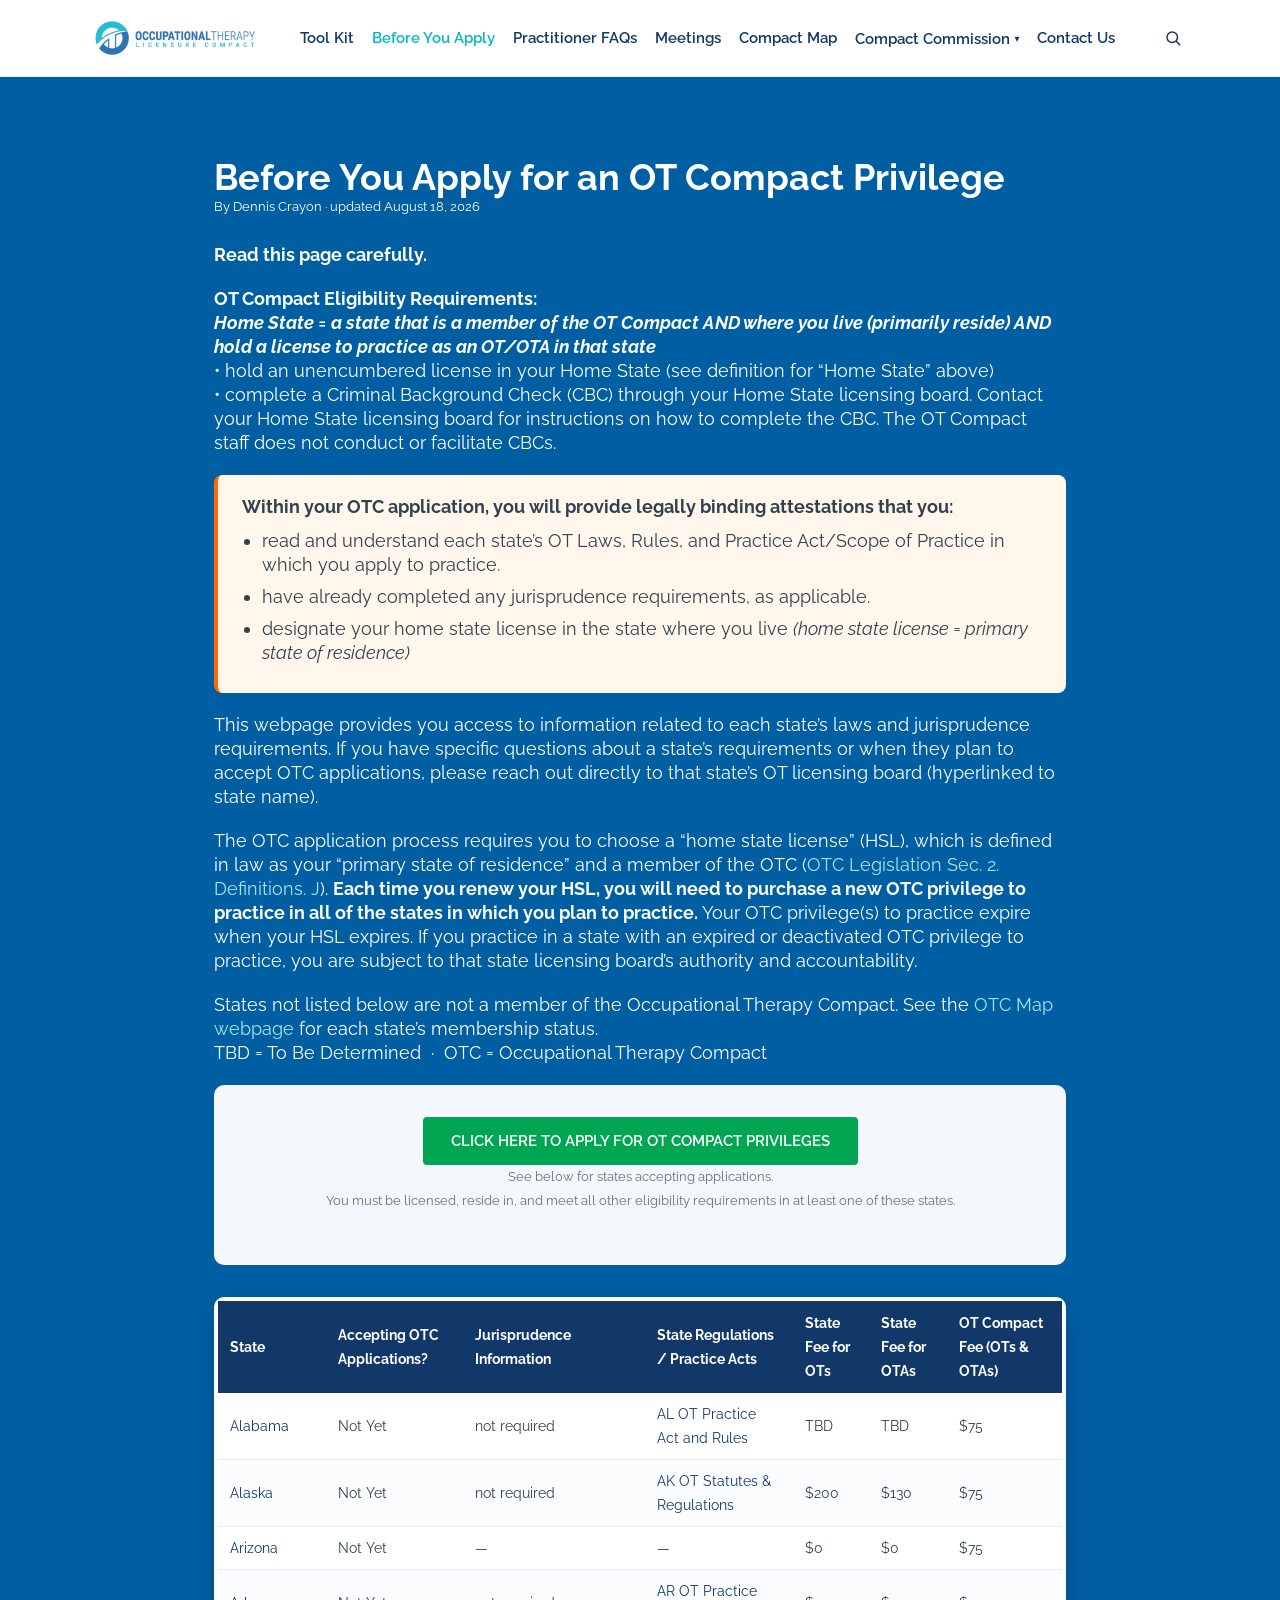
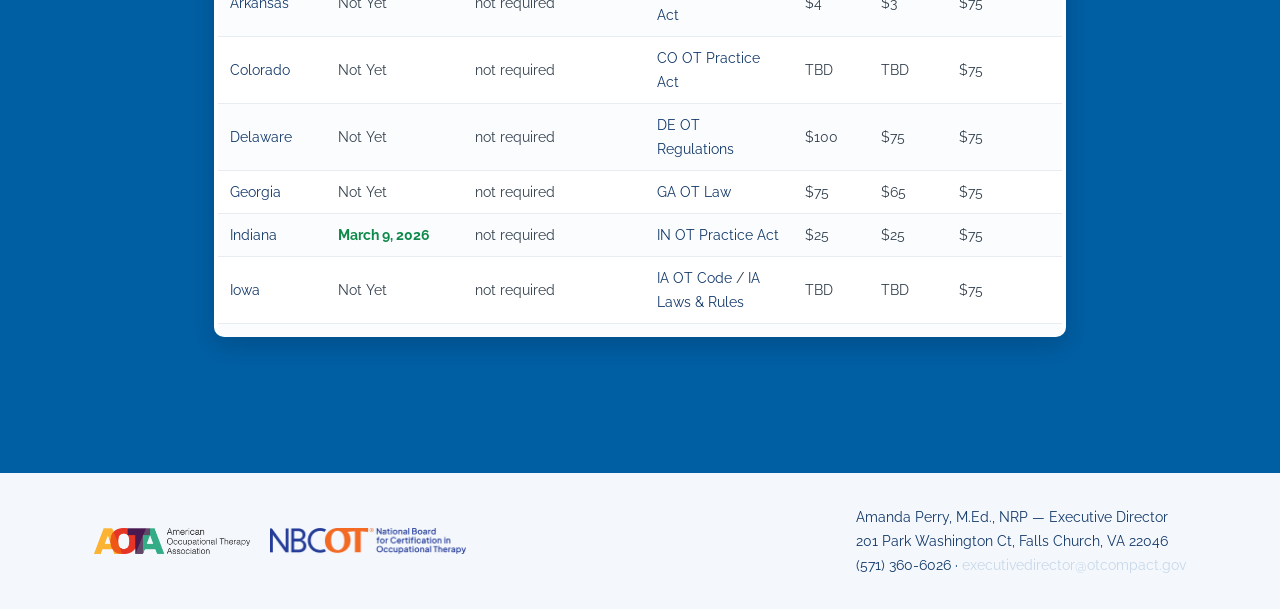
<file: before-you-apply.html>
<!doctype html>
<html lang="en">
<head>
<meta charset="UTF-8">
<meta name="viewport" content="width=device-width, initial-scale=1.0">
<title>Before You Apply — Local Draft Copy</title>
<link rel="preconnect" href="https://fonts.googleapis.com">
<link rel="stylesheet" href="https://fonts.googleapis.com/css2?family=Raleway:wght@400;500;600;700;800&display=swap">
<link rel="stylesheet" href="style.css">
</head>
<body>

<!--
  Rebuilt from the real page source (otcompact.gov/before-you-apply/),
  pulled directly by Deb on 2026-09-10. Copy, links, CTA target, and
  the full state-eligibility table below are the REAL current content
  — nothing here is placeholder. Structure/styling is still a draft
  for experimenting with layout, not a byte-for-byte visual copy.

  SECOND-DRAFT NOTE (2026-09-11): every row in the table below now has
  a real id="state-XX" anchor (USPS 2-letter code), and a small inline
  script at the bottom scrolls to + briefly highlights the matching row
  on arrival. This is what the second-draft Compact Map's clickable
  states link into.
-->

<header class="site-header">
  <div class="header-inner">
    <a href="index.html" class="logo"><img src="images/ot-compact-logo.png" alt="OT Compact" class="logo-img"></a>
    <nav class="main-nav" id="main-nav">
      <a href="toolkit.html">Tool Kit</a>
      <a href="before-you-apply.html" class="active">Before You Apply</a>
      <a href="faqs.html">Practitioner FAQs</a>
      <a href="meetings.html">Meetings</a>
      <a href="compact-map.html">Compact Map</a>
      <div class="nav-item-dropdown">
        <button type="button" class="nav-dropdown-trigger" id="cc-dropdown-trigger" aria-expanded="false" aria-controls="cc-dropdown-menu">Compact Commission <span class="caret" aria-hidden="true">&#9662;</span></button>
        <ul class="nav-dropdown-menu" id="cc-dropdown-menu" hidden>
          <li><button type="button" class="nav-dropdown-back" data-trigger="cc-dropdown-trigger">&larr; Back to menu</button></li>
          <li><a href="compact-commission.html">Overview</a></li>
          <li><a href="state-commissioners.html">State Commissioners</a></li>
          <li><a href="otcc-annual-reports.html">OTCC Annual Reports</a></li>
          <li><a href="governance-documents.html">Governance Documents</a></li>
          <li><a href="rulemaking.html">Rulemaking</a></li>
          <li><a href="committee-information.html">Committee Information</a></li>
        </ul>
      </div>
      <a href="contact.html">Contact Us</a>
    </nav>
    <div class="header-icons">
      <button type="button" class="nav-search-toggle" id="site-search-toggle" aria-expanded="false" aria-controls="site-search-bar" aria-label="Search this site"><svg width="18" height="18" viewBox="0 0 24 24" fill="none" stroke="currentColor" stroke-width="2" stroke-linecap="round" stroke-linejoin="round" aria-hidden="true"><circle cx="11" cy="11" r="7"></circle><line x1="21" y1="21" x2="16.65" y2="16.65"></line></svg></button>
      <button type="button" class="nav-menu-toggle" id="site-menu-toggle" aria-expanded="false" aria-controls="main-nav" aria-label="Open menu"><svg width="20" height="20" viewBox="0 0 24 24" fill="none" stroke="currentColor" stroke-width="2" stroke-linecap="round" stroke-linejoin="round" aria-hidden="true"><line x1="3" y1="6" x2="21" y2="6"></line><line x1="3" y1="12" x2="21" y2="12"></line><line x1="3" y1="18" x2="21" y2="18"></line></svg></button>
    </div>
  </div>
</header>

<div class="site-search-bar" id="site-search-bar" hidden>
  <form class="search-bar-inner site-search-form" id="site-search-form" role="search">
    <input type="search" name="s" placeholder="Search otcompact.gov..." aria-label="Search">
    <button type="submit" class="search-submit" aria-label="Submit search"><svg width="18" height="18" viewBox="0 0 24 24" fill="none" stroke="currentColor" stroke-width="2" stroke-linecap="round" stroke-linejoin="round" aria-hidden="true"><circle cx="11" cy="11" r="7"></circle><line x1="21" y1="21" x2="16.65" y2="16.65"></line></svg></button>
  </form>
  <p class="site-search-note" id="site-search-note" hidden>This box is styled to match the real site's search, but it isn't wired to anything in this static draft — the real WordPress search stays as-is and gets reconnected once this design is ported over.</p>
</div>

<main>

  <article class="article-body">

    <header class="article-header">
      <h1>Before You Apply for an OT Compact Privilege</h1>
      <div class="byline">By Dennis Crayon &middot; updated August 18, 2026</div>
    </header>

    <p><strong>Read this page carefully.</strong></p>

    <p><strong>OT Compact Eligibility Requirements:</strong><br>
    <em><strong>Home State = a state that is a member of the OT Compact AND where you live (primarily reside) AND hold a license to practice as an OT/OTA in that state</strong></em><br>
    &bull; hold an unencumbered license in your Home State (see definition for &ldquo;Home State&rdquo; above)<br>
    &bull; complete a Criminal Background Check (CBC) through your Home State licensing board. Contact your Home State licensing board for instructions on how to complete the CBC. The OT Compact staff does not conduct or facilitate CBCs.</p>

    <div class="attestation-box">
      <p><strong>Within your OTC application, you will provide legally binding attestations that you:</strong></p>
      <ul>
        <li>read and understand each state&rsquo;s OT Laws, Rules, and Practice Act/Scope of Practice in which you apply to practice.</li>
        <li>have already completed any jurisprudence requirements, as applicable.</li>
        <li>designate your home state license in the state where you live <em>(home state license = primary state of residence)</em></li>
      </ul>
    </div>

    <p>This webpage provides you access to information related to each state&rsquo;s laws and jurisprudence requirements. If you have specific questions about a state&rsquo;s requirements or when they plan to accept OTC applications, please reach out directly to that state&rsquo;s OT licensing board (hyperlinked to state name).</p>

    <p>The OTC application process requires you to choose a &ldquo;home state license&rdquo; (HSL), which is defined in law as your &ldquo;primary state of residence&rdquo; and a member of the OTC (<a href="governance-documents.html">OTC Legislation Sec. 2. Definitions. J</a>). <strong>Each time you renew your HSL, you will need to purchase a new OTC privilege to practice in all of the states in which you plan to practice.</strong> Your OTC privilege(s) to practice expire when your HSL expires. If you practice in a state with an expired or deactivated OTC privilege to practice, you are subject to that state licensing board&rsquo;s authority and accountability.</p>

    <p>States not listed below are not a member of the Occupational Therapy Compact. See the <a href="https://otcompact.gov/compact-map/" target="_blank" rel="noopener">OTC Map webpage</a> for each state&rsquo;s membership status.<br>
    TBD = To Be Determined &nbsp;&middot;&nbsp; OTC = Occupational Therapy Compact</p>

    <div class="cta-apply">
      <a href="https://app.compactconnect.org/octp/Licensing" target="_blank" rel="noopener" class="btn btn-primary btn-lg">CLICK HERE TO APPLY FOR OT COMPACT PRIVILEGES</a>
      <p class="cta-subtext">See below for states accepting applications.<br>You must be licensed, reside in, and meet all other eligibility requirements in at least one of these states.</p>
    </div>

    <div class="table-wrap">
      <table class="eligibility-table">
        <thead>
          <tr>
            <th>State</th>
            <th>Accepting OTC Applications?</th>
            <th>Jurisprudence Information</th>
            <th>State Regulations / Practice Acts</th>
            <th>State Fee for OTs</th>
            <th>State Fee for OTAs</th>
            <th>OT Compact Fee (OTs &amp; OTAs)</th>
          </tr>
        </thead>
        <tbody>
          <tr id="state-AL"><td><a href="https://www.ot.alabama.gov/" target="_blank" rel="noopener">Alabama</a></td><td>Not Yet</td><td>not required</td><td><a href="https://ot.alabama.gov/rules.aspx" target="_blank" rel="noopener">AL OT Practice Act and Rules</a></td><td>TBD</td><td>TBD</td><td>$75</td></tr>
          <tr id="state-AK"><td><a href="https://www.commerce.alaska.gov/web/cbpl/ProfessionalLicensing/PhysicalTherapyOccupationalTherapy" target="_blank" rel="noopener">Alaska</a></td><td>Not Yet</td><td>not required</td><td><a href="https://www.commerce.alaska.gov/web/cbpl/ProfessionalLicensing/PhysicalTherapyOccupationalTherapy/StatutesRegulations" target="_blank" rel="noopener">AK OT Statutes &amp; Regulations</a></td><td>$200</td><td>$130</td><td>$75</td></tr>
          <tr id="state-AZ"><td><a href="https://ot.az.gov/" target="_blank" rel="noopener">Arizona</a></td><td>Not Yet</td><td>&mdash;</td><td>&mdash;</td><td>$0</td><td>$0</td><td>$75</td></tr>
          <tr id="state-AR"><td><a href="http://www.armedicalboard.org/Professionals/OccupationalTherapistandAssistant.aspx" target="_blank" rel="noopener">Arkansas</a></td><td>Not Yet</td><td>not required</td><td><a href="https://www.armedicalboard.org/Professionals/pdf/MPA.pdf" target="_blank" rel="noopener">AR OT Practice Act</a></td><td>$4</td><td>$3</td><td>$75</td></tr>
          <tr id="state-CO"><td><a href="https://dpo.colorado.gov/OccupationalTherapy" target="_blank" rel="noopener">Colorado</a></td><td>Not Yet</td><td>not required</td><td><a href="https://dpo.colorado.gov/OccupationalTherapy/LawsRulesPolicies" target="_blank" rel="noopener">CO OT Practice Act</a></td><td>TBD</td><td>TBD</td><td>$75</td></tr>
          <tr id="state-DE"><td><a href="https://dpr.delaware.gov/boards/occupationaltherapy/" target="_blank" rel="noopener">Delaware</a></td><td>Not Yet</td><td>not required</td><td><a href="https://regulations.delaware.gov/AdminCode/title24/2000.shtml" target="_blank" rel="noopener">DE OT Regulations</a></td><td>$100</td><td>$75</td><td>$75</td></tr>
          <tr id="state-GA"><td><a href="https://sos.ga.gov/georgia-state-board-occupational-therapy" target="_blank" rel="noopener">Georgia</a></td><td>Not Yet</td><td>not required</td><td><a href="https://sos.ga.gov/page/georgia-state-board-occupational-therapy-rules-and-laws" target="_blank" rel="noopener">GA OT Law</a></td><td>$75</td><td>$65</td><td>$75</td></tr>
          <tr id="state-IN" class="row-open"><td><a href="https://www.in.gov/pla/professions/occupational-therapy-home/" target="_blank" rel="noopener">Indiana</a></td><td class="status-open">March 9, 2026</td><td>not required</td><td><a href="https://www.in.gov/pla/professions/occupational-therapy-home/#Statutes___Rules" target="_blank" rel="noopener">IN OT Practice Act</a></td><td>$25</td><td>$25</td><td>$75</td></tr>
          <tr id="state-IA"><td><a href="https://dial.iowa.gov/about-dial/boards/physical-occupational-therapy" target="_blank" rel="noopener">Iowa</a></td><td>Not Yet</td><td>not required</td><td><a href="https://www.legis.iowa.gov/docs/code/148B.pdf" target="_blank" rel="noopener">IA OT Code</a> / <a href="https://dial.iowa.gov/about-dial/boards/physical-occupational-therapy/about-board#laws-amp-rules-for-physical-and-occupational-therapists" target="_blank" rel="noopener">IA Laws &amp; Rules</a></td><td>TBD</td><td>TBD</td><td>$75</td></tr>
          <tr id="state-KS"><td>Kansas</td><td>Not Yet</td><td>&mdash;</td><td>&mdash;</td><td>TBD</td><td>TBD</td><td>$75</td></tr>
          <tr id="state-KY"><td><a href="https://bot.ky.gov" target="_blank" rel="noopener">Kentucky</a></td><td>Not Yet</td><td><a href="https://oop.ky.gov/JurisprudenceExam.aspx" target="_blank" rel="noopener">KY Jurisprudence Information</a> / <a href="https://otcompact.gov/wp-content/uploads/2025/10/KY-Jurisprudence-Requirement-Law-201-KAR-28-060.ENGROSSED.pdf" target="_blank" rel="noopener">KY OT Jurisprudence Law</a></td><td><a href="https://bot.ky.gov/newstatic_Info.aspx?static_ID=569&amp;menuid=195" target="_blank" rel="noopener">KY OT Rules</a></td><td>$70</td><td>$55</td><td>$75</td></tr>
          <tr id="state-LA"><td><a href="https://www.lsbme.la.gov/" target="_blank" rel="noopener">Louisiana</a></td><td>Not Yet</td><td>&mdash;</td><td>&mdash;</td><td>TBD</td><td>TBD</td><td>$75</td></tr>
          <tr id="state-ME"><td><a href="https://www.maine.gov/pfr/professionallicensing/professions/board-occupational-therapy-practice" target="_blank" rel="noopener">Maine</a></td><td>Not Yet</td><td>not required</td><td><a href="https://legislature.maine.gov/legis/statutes/32/title32ch32sec0.html" target="_blank" rel="noopener">ME OT Practice Act</a> / <a href="https://www.maine.gov/sos/rulemaking/agency-rules/department-professional-and-financial-regulation-rules#477" target="_blank" rel="noopener">ME OTA Practice Act</a></td><td>TBD</td><td>TBD</td><td>$75</td></tr>
          <tr id="state-MD" class="row-open"><td><a href="https://health.maryland.gov/botp/Pages/home.aspx" target="_blank" rel="noopener">Maryland</a></td><td class="status-open">April 15, 2026</td><td><a href="https://health.maryland.gov/botp/Pages/Forms.aspx" target="_blank" rel="noopener">MD Jurisprudence Information</a></td><td><a href="https://health.maryland.gov/botp/Pages/Legislation.aspx" target="_blank" rel="noopener">MD OT Practice Act</a></td><td>$125</td><td>$125</td><td>$75</td></tr>
          <tr id="state-MI"><td>Michigan</td><td>Not Yet</td><td>not required</td><td>&mdash;</td><td>&mdash;</td><td>&mdash;</td><td>$75</td></tr>
          <tr id="state-MN" class="row-open"><td><a href="https://mn.gov/boards/occupational-therapy/" target="_blank" rel="noopener">Minnesota</a></td><td class="status-open">January 12, 2026</td><td>not required</td><td><a href="https://www.revisor.mn.gov/statutes/cite/148.6404" target="_blank" rel="noopener">MN OT Practice Act</a></td><td>$50</td><td>$50</td><td>$75</td></tr>
          <tr id="state-MS"><td><a href="https://msdh.ms.gov/page/30,0,82.html" target="_blank" rel="noopener">Mississippi</a></td><td>Not Yet</td><td>not required</td><td><a href="https://msdh.ms.gov/page/resources/138.pdf" target="_blank" rel="noopener">MS OT Practice Act</a></td><td>$200</td><td>$150</td><td>$75</td></tr>
          <tr id="state-MO"><td><a href="https://pr.mo.gov/octherapy.asp" target="_blank" rel="noopener">Missouri</a></td><td>Not Yet</td><td><a href="https://pr.mo.gov/boards/therapy/jurisprudence.pdf" target="_blank" rel="noopener">MO Jurisprudence Information</a></td><td><a href="https://pr.mo.gov/octherapy-rules-statutes.asp" target="_blank" rel="noopener">MO OT Practice Act</a></td><td>$30</td><td>$10</td><td>$75</td></tr>
          <tr id="state-MT"><td><a href="http://boards.bsd.dli.mt.gov/otp" target="_blank" rel="noopener">Montana</a></td><td>Not Yet</td><td>not required</td><td><a href="https://rules.mt.gov/browse/collections/aec52c46-128e-4279-9068-8af5d5432d74/sections/50d1553e-9458-4eeb-87ab-3ef7c0253845" target="_blank" rel="noopener">MT OT Rules</a> / <a href="https://archive.legmt.gov/bills/mca/title_0370/chapter_0240/parts_index.html" target="_blank" rel="noopener">MT OT Statute</a></td><td>$190</td><td>$190</td><td>$75</td></tr>
          <tr id="state-NE"><td><a href="https://dhhs.ne.gov/licensure/pages/occupational-therapy.aspx" target="_blank" rel="noopener">Nebraska</a></td><td>Not Yet</td><td>not required</td><td><a href="https://dhhs.ne.gov/licensure/Pages/Occupational-Therapy.aspx" target="_blank" rel="noopener">NE OT Practice Act and Rules</a></td><td>$45</td><td>$45</td><td>$75</td></tr>
          <tr id="state-NH"><td><a href="https://www.oplc.nh.gov/occupational-therapy-governing-board" target="_blank" rel="noopener">New Hampshire</a></td><td>Not Yet</td><td>not required</td><td><a href="https://gc.nh.gov/rsa/html/XXX/326-C/326-C-mrg.htm" target="_blank" rel="noopener">OT/OTA Laws</a> / <a href="https://www.gc.nh.gov/rules/state_agencies/occ.html" target="_blank" rel="noopener">Rules</a></td><td>TBD</td><td>TBD</td><td>$75</td></tr>
          <tr id="state-NC"><td><a href="https://www.ncbot.org" target="_blank" rel="noopener">North Carolina</a></td><td>Not Yet</td><td><a href="https://ncbot.org/otpages/Jurisprudence_Exam.html" target="_blank" rel="noopener">NC Jurisprudence Requirements</a></td><td><a href="https://ncbot.org/otpages/practiceact_and_rules.html" target="_blank" rel="noopener">NC OT Practice Act</a></td><td>TBD</td><td>TBD</td><td>$75</td></tr>
          <tr id="state-ND"><td><a href="https://www.ndotboard.com/" target="_blank" rel="noopener">North Dakota</a></td><td>Not Yet</td><td><a href="https://www.ndotboard.com/jp/apply/index.asp" target="_blank" rel="noopener">ND Jurisprudence Requirements</a></td><td><a href="https://ndlegis.gov/information/acdata/html/55.5-03.html" target="_blank" rel="noopener">ND OT Practice Act</a></td><td>TBD</td><td>TBD</td><td>$75</td></tr>
          <tr id="state-OH" class="row-open"><td><a href="https://otptat.ohio.gov/occupational-therapy/licensing/ot-compact" target="_blank" rel="noopener">Ohio</a></td><td class="status-open">January 12, 2026</td><td><a href="https://otptat.ohio.gov/occupational-therapy/continuing-education/ot-jurisprudence" target="_blank" rel="noopener">OH Jurisprudence Requirements</a></td><td><a href="https://otptat.ohio.gov/occupational-therapy/ot-laws-and-rules" target="_blank" rel="noopener">OH OT Laws &amp; Rules</a></td><td>$25</td><td>$25</td><td>$75</td></tr>
          <tr id="state-OK"><td>Oklahoma</td><td>Not Yet</td><td>&mdash;</td><td>&mdash;</td><td>TBD</td><td>TBD</td><td>$75</td></tr>
          <tr id="state-RI"><td><a href="https://health.ri.gov/occupational-therapists" target="_blank" rel="noopener">Rhode Island</a></td><td>Not Yet</td><td>not required</td><td><a href="https://webserver.rilegislature.gov/Statutes/TITLE5/5-40.1/INDEX.HTM" target="_blank" rel="noopener">RI OT Practice Act</a> / <a href="https://rules.sos.ri.gov/regulations/part/216-40-05-12" target="_blank" rel="noopener">Rules</a></td><td>$140</td><td>$140</td><td>$75</td></tr>
          <tr id="state-SC" class="row-home"><td><a href="https://www.llr.sc.gov/ot/" target="_blank" rel="noopener">South Carolina</a></td><td>Not Yet</td><td>Info Coming Soon</td><td><a href="https://www.scstatehouse.gov/code/t40c036.php" target="_blank" rel="noopener">SC OT Practice Act</a> / <a href="https://www.scstatehouse.gov/coderegs/Chapter%2094.pdf" target="_blank" rel="noopener">Rules</a></td><td>$0</td><td>$0</td><td>$75</td></tr>
          <tr id="state-SD"><td><a href="http://www.sdbmoe.gov/" target="_blank" rel="noopener">South Dakota</a></td><td>Not Yet</td><td>not required</td><td><a href="https://sdlegislature.gov/Statutes/36-31" target="_blank" rel="noopener">SD OT Law</a> / <a href="https://sdlegislature.gov/Rules/Administrative/20:64" target="_blank" rel="noopener">Rules</a></td><td>$50</td><td>$50</td><td>$75</td></tr>
          <tr id="state-TN" class="row-open"><td><a href="https://www.tn.gov/health/health-program-areas/health-professional-boards/ot-board.html" target="_blank" rel="noopener">Tennessee</a></td><td class="status-open">May 20, 2026</td><td>not required</td><td><a href="https://www.tn.gov/health/health-program-areas/health-professional-boards/ot-board/opt-board/statutes-and-rules.html" target="_blank" rel="noopener">TN OT Practice Act</a></td><td>$125</td><td>$100</td><td>$75</td></tr>
          <tr id="state-UT"><td><a href="https://dopl.utah.gov/ot/" target="_blank" rel="noopener">Utah</a></td><td>Not Yet</td><td>not required</td><td><a href="https://commerce.utah.gov/dopl/occupational-therapy/laws-and-rules/" target="_blank" rel="noopener">UT OT Practice Act</a></td><td>$45</td><td>$45</td><td>$75</td></tr>
          <tr id="state-VT"><td><a href="https://www.healthvermont.gov/systems/board-medical-practice/applications-licensing-and-fees" target="_blank" rel="noopener">Vermont</a></td><td>Not Yet</td><td>not required</td><td><a href="https://legislature.vermont.gov/statutes/section/26/071/03351" target="_blank" rel="noopener">VT OT Practice Act</a></td><td>$50</td><td>$50</td><td>$75</td></tr>
          <tr id="state-VA" class="row-open"><td><a href="https://www.dhp.virginia.gov/Boards/Medicine/AbouttheBoard/RegulatedProfessions/OccupationalTherapy/OTCompact/" target="_blank" rel="noopener">Virginia</a></td><td class="status-open">March 20, 2026</td><td>not required</td><td><a href="https://law.lis.virginia.gov/admincode/title18/agency85/chapter80/" target="_blank" rel="noopener">VA OT Practice Act</a></td><td>$75</td><td>$40</td><td>$75</td></tr>
          <tr id="state-WA"><td><a href="https://doh.wa.gov/licenses-permits-and-certificates/professions-new-renew-or-update/occupational-therapist-and-occupational-therapy-assistant/occupational-therapy-practice-board" target="_blank" rel="noopener">Washington</a></td><td>Not Yet</td><td>not required</td><td><a href="https://doh.wa.gov/licenses-permits-and-certificates/professions-new-renew-or-update/occupational-therapist-and-occupational-therapy-assistant/laws" target="_blank" rel="noopener">WA OT Practice Act</a></td><td>$150</td><td>$150</td><td>$75</td></tr>
          <tr id="state-WV" class="row-open"><td><a href="https://wvbot.wv.gov/ot-compact/ot-compact-licensee-info" target="_blank" rel="noopener">West Virginia</a></td><td class="status-open">January 12, 2026</td><td>not required</td><td><a href="https://wvbot.wv.gov/rules-and-laws/state-code-and-legislative-rules" target="_blank" rel="noopener">WV OT Laws</a></td><td>$50</td><td>$50</td><td>$75</td></tr>
          <tr id="state-WI" class="row-open"><td><a href="https://dsps.wi.gov/Pages/Professions/OccupationalTherapist/Default.aspx" target="_blank" rel="noopener">Wisconsin</a></td><td class="status-open">May 29, 2026</td><td><a href="https://dsps.wi.gov/Pages/Professions/OccupationalTherapist/Exams.aspx" target="_blank" rel="noopener">OT Info</a> / <a href="https://dsps.wi.gov/Pages/Professions/OccupationalTherapyAssistant/Exams.aspx" target="_blank" rel="noopener">OTA Info</a></td><td><a href="https://dsps.wi.gov/Pages/RulesStatutes/OT.aspx" target="_blank" rel="noopener">WI OT Practice Act</a></td><td>$75</td><td>$75</td><td>$75</td></tr>
          <tr id="state-WY"><td><a href="https://occupationaltherapy.wyo.gov/home" target="_blank" rel="noopener">Wyoming</a></td><td>Not Yet</td><td>not required</td><td><a href="https://drive.google.com/file/d/12L9tJMchRGnqLW3rz3NTRvblxr8fWVqR/view" target="_blank" rel="noopener">WY OT Practice Act</a></td><td>TBD</td><td>TBD</td><td>$75</td></tr>
        </tbody>
      </table>
    </div>

  </article>

</main>

<footer class="site-footer">
  <div class="footer-inner">
    <div class="footer-logos"><img src="images/aota-logo.png" alt="American Occupational Therapy Association (AOTA)" class="footer-logo-img"><img src="images/nbcot-logo.png" alt="National Board for Certification in Occupational Therapy (NBCOT)" class="footer-logo-img"></div>
    <div class="footer-contact">
      Amanda Perry, M.Ed., NRP — Executive Director<br>
      201 Park Washington Ct, Falls Church, VA 22046<br>
      (571) 360-6026 &middot; <a href="mailto:executivedirector@otcompact.gov" style="color:#C7D7E8;">executivedirector@otcompact.gov</a>
    </div>
  </div>
</footer>

<script src="header-search.js"></script>
<script src="nav-dropdown.js"></script>
<script src="nav-mobile.js"></script>
<script>
  /* SECOND-DRAFT addition: each state row above now has a real
     id="state-XX" anchor (used by the second-draft Compact Map's
     click-through). Plain #hash anchor jumps don't reliably scroll a
     nested overflow:auto container like .table-wrap into the right
     spot across browsers, so this does it explicitly with
     scrollIntoView plus a brief highlight. Runs on DOMContentLoaded AND
     again once web fonts finish swapping in (document.fonts.ready) --
     the Google Fonts swap reflows the page after the first scroll and
     can leave the target row off-center otherwise; re-centering once
     fonts settle keeps it accurate. */
  (function () {
    var fadeTimer = null;
    function highlightFromHash() {
      var id = window.location.hash.replace('#', '');
      if (!id) return;
      var row = document.getElementById(id);
      if (!row) return;
      row.scrollIntoView({ block: 'center' });
      row.classList.add('row-highlight');
      if (fadeTimer) window.clearTimeout(fadeTimer);
      fadeTimer = window.setTimeout(function () { row.classList.remove('row-highlight'); }, 2600);
    }
    window.addEventListener('DOMContentLoaded', highlightFromHash);
    window.addEventListener('hashchange', highlightFromHash);
    if (window.document.fonts && window.document.fonts.ready) {
      window.document.fonts.ready.then(highlightFromHash);
    }
  })();
</script>

</body>
</html>
</file>
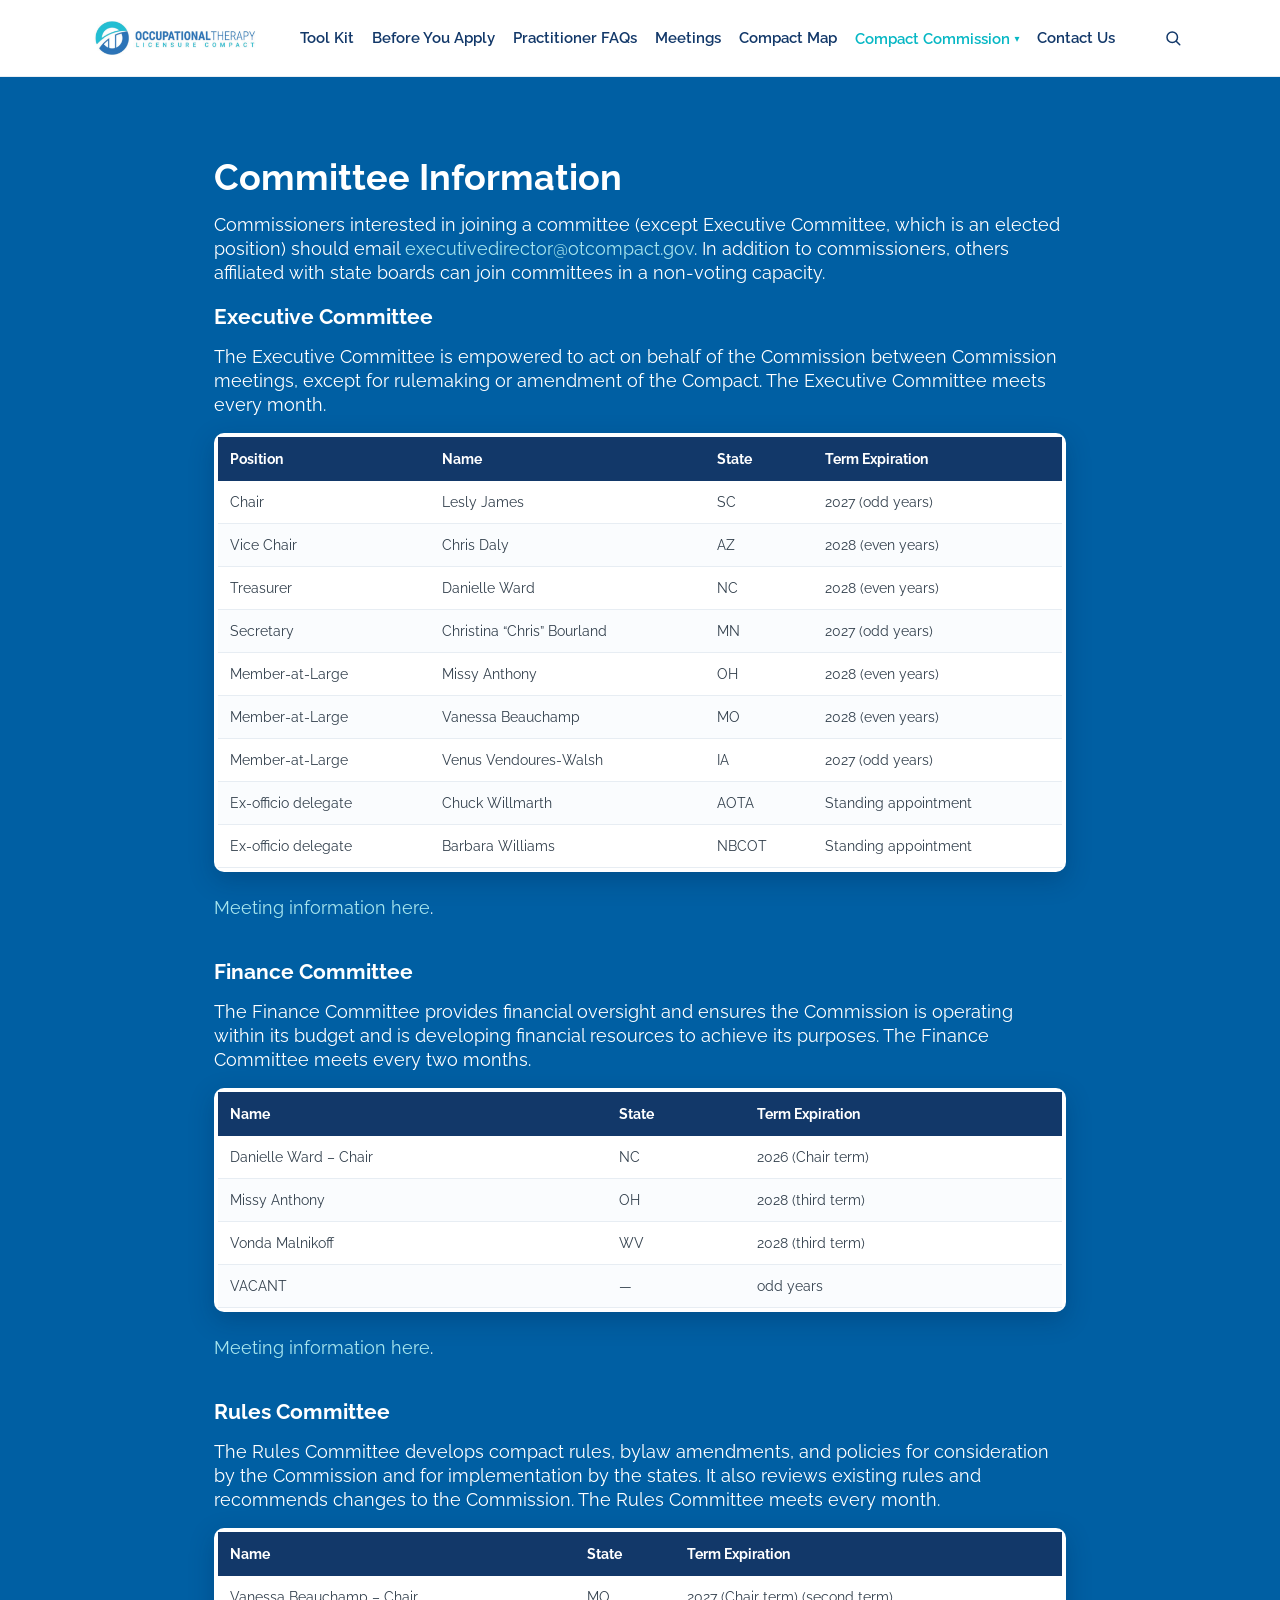
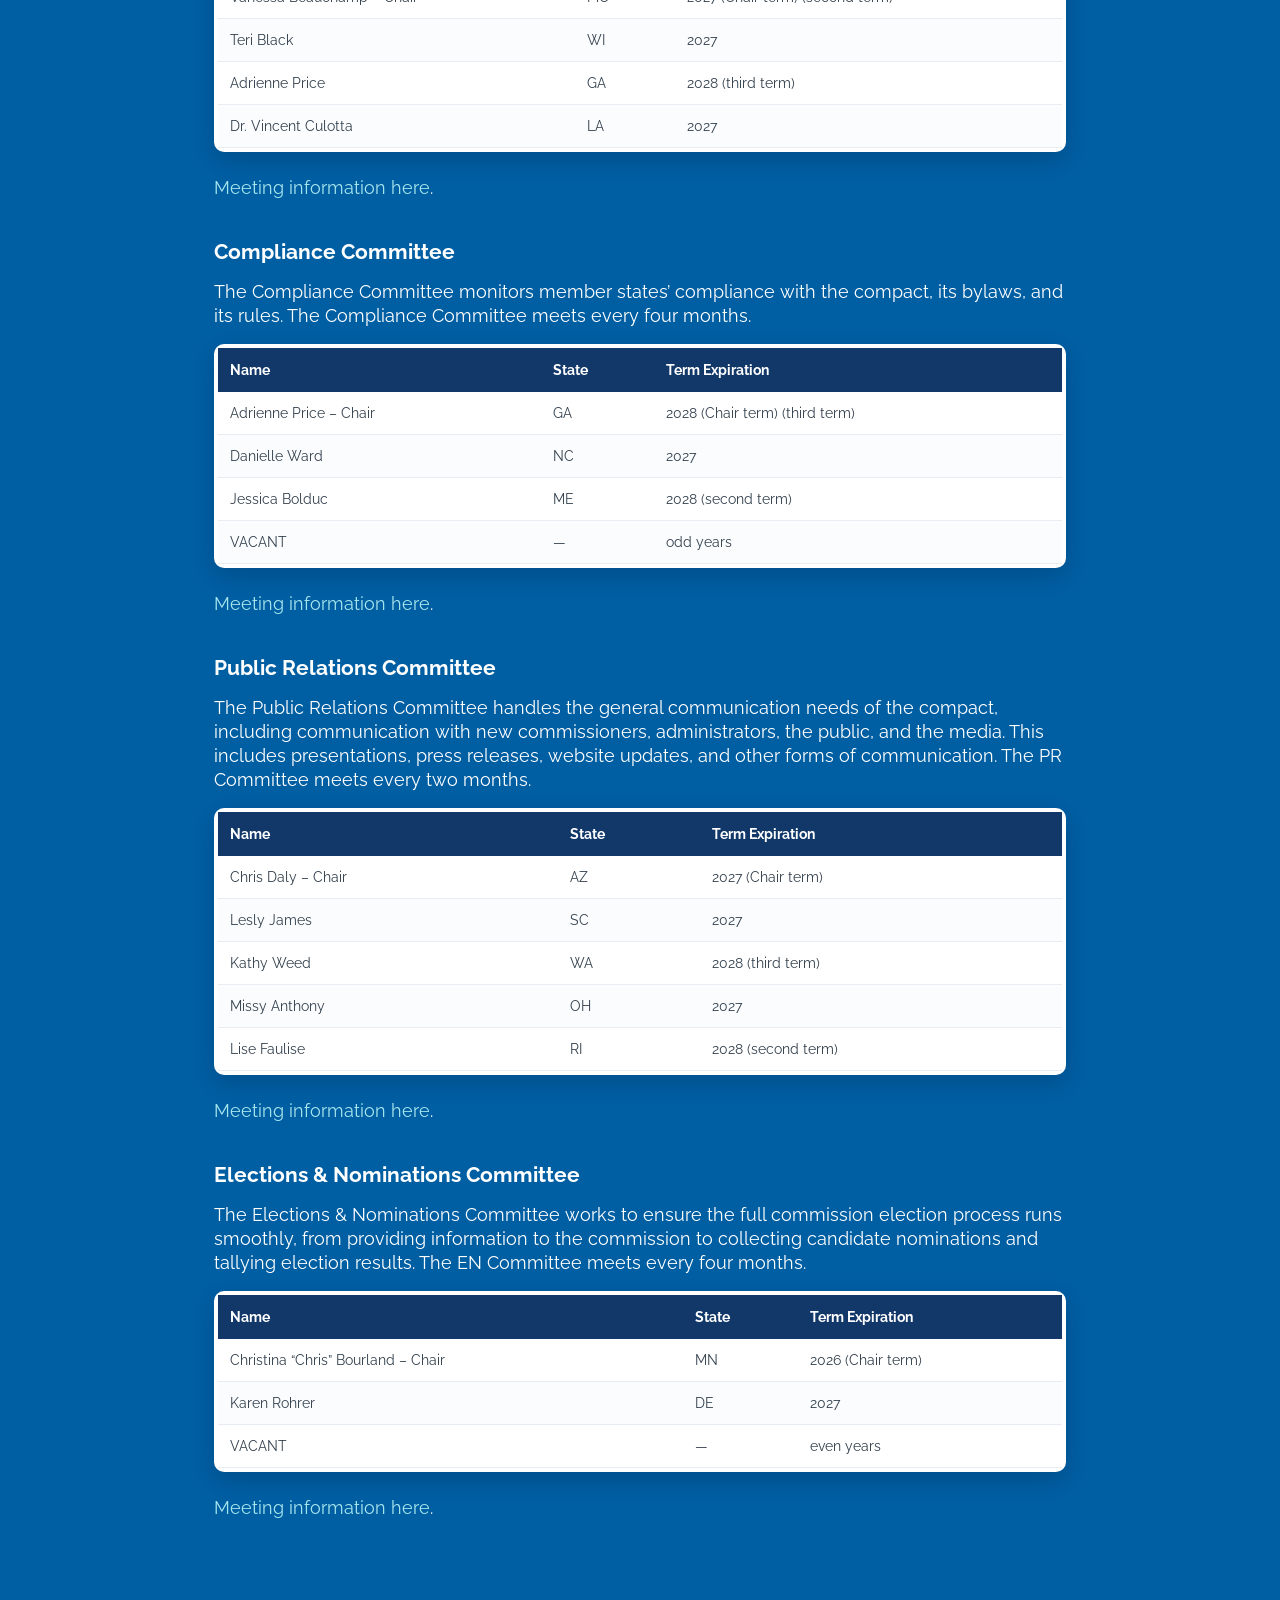
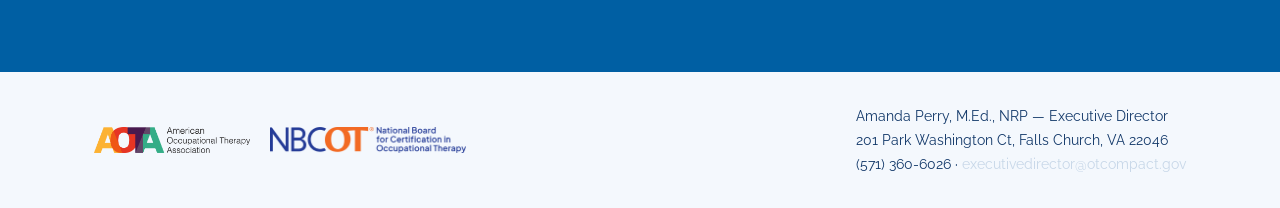
<file: committee-information.html>
<!doctype html>
<html lang="en">
<head>
<meta charset="UTF-8">
<meta name="viewport" content="width=device-width, initial-scale=1.0">
<title>Committee Information — Local Draft Copy</title>
<link rel="preconnect" href="https://fonts.googleapis.com">
<link rel="stylesheet" href="https://fonts.googleapis.com/css2?family=Raleway:wght@400;500;600;700;800&display=swap">
<link rel="stylesheet" href="style.css">
</head>
<body>

<!--
  Rebuilt from the real page source (otcompact.gov/ot-compact-commission/committee-information/),
  via the same pdftotext + PyMuPDF link-extraction pass used for the
  other 4 subpages in this batch (Deb's raw HTML paste for this page
  got cut off before saving). All 6 committee sections, descriptions,
  and real member/term-expiration tables below are the real current
  content.

  FLAG FOR DEB / TEAM — real live-site quirk, not something I "fixed":
  the intro line's visible email text reads "executivedirector@otcompact.gov",
  but the real underlying mailto: target for that same visible text is
  actually mailto:ieliassen@csg.org (confirmed via the PDF's own link
  data, not a guess). Left exactly as-is below — visible text unchanged,
  href unchanged — since it's not clear whether that's a live-site bug
  (should point to executivedirector@otcompact.gov like everywhere else
  on the site) or intentional (maybe ieliassen@csg.org is the right
  person for committee-signup emails specifically). Needs a call from
  Deb/Gerdes/the client on which address is actually correct before
  anyone changes it.

  Each committee's real "Meeting information here" link is pointed at
  the local meetings.html (was otcompact.gov/meetings-2026/) since that
  page is already built.
-->
<header class="site-header">
  <div class="header-inner">
    <a href="index.html" class="logo"><img src="images/ot-compact-logo.png" alt="OT Compact" class="logo-img"></a>
    <nav class="main-nav" id="main-nav">
      <a href="toolkit.html">Tool Kit</a>
      <a href="before-you-apply.html">Before You Apply</a>
      <a href="faqs.html">Practitioner FAQs</a>
      <a href="meetings.html">Meetings</a>
      <a href="compact-map.html">Compact Map</a>
      <div class="nav-item-dropdown">
        <button type="button" class="nav-dropdown-trigger active" id="cc-dropdown-trigger" aria-expanded="false" aria-controls="cc-dropdown-menu">Compact Commission <span class="caret" aria-hidden="true">&#9662;</span></button>
        <ul class="nav-dropdown-menu" id="cc-dropdown-menu" hidden>
          <li><button type="button" class="nav-dropdown-back" data-trigger="cc-dropdown-trigger">&larr; Back to menu</button></li>
          <li><a href="compact-commission.html">Overview</a></li>
          <li><a href="state-commissioners.html">State Commissioners</a></li>
          <li><a href="otcc-annual-reports.html">OTCC Annual Reports</a></li>
          <li><a href="governance-documents.html">Governance Documents</a></li>
          <li><a href="rulemaking.html">Rulemaking</a></li>
          <li><a href="committee-information.html" class="active">Committee Information</a></li>
        </ul>
      </div>
      <a href="contact.html">Contact Us</a>
    </nav>
    <div class="header-icons">
      <button type="button" class="nav-search-toggle" id="site-search-toggle" aria-expanded="false" aria-controls="site-search-bar" aria-label="Search this site"><svg width="18" height="18" viewBox="0 0 24 24" fill="none" stroke="currentColor" stroke-width="2" stroke-linecap="round" stroke-linejoin="round" aria-hidden="true"><circle cx="11" cy="11" r="7"></circle><line x1="21" y1="21" x2="16.65" y2="16.65"></line></svg></button>
      <button type="button" class="nav-menu-toggle" id="site-menu-toggle" aria-expanded="false" aria-controls="main-nav" aria-label="Open menu"><svg width="20" height="20" viewBox="0 0 24 24" fill="none" stroke="currentColor" stroke-width="2" stroke-linecap="round" stroke-linejoin="round" aria-hidden="true"><line x1="3" y1="6" x2="21" y2="6"></line><line x1="3" y1="12" x2="21" y2="12"></line><line x1="3" y1="18" x2="21" y2="18"></line></svg></button>
    </div>
  </div>
</header>

<div class="site-search-bar" id="site-search-bar" hidden>
  <form class="search-bar-inner site-search-form" id="site-search-form" role="search">
    <input type="search" name="s" placeholder="Search otcompact.gov..." aria-label="Search">
    <button type="submit" class="search-submit" aria-label="Submit search"><svg width="18" height="18" viewBox="0 0 24 24" fill="none" stroke="currentColor" stroke-width="2" stroke-linecap="round" stroke-linejoin="round" aria-hidden="true"><circle cx="11" cy="11" r="7"></circle><line x1="21" y1="21" x2="16.65" y2="16.65"></line></svg></button>
  </form>
  <p class="site-search-note" id="site-search-note" hidden>This box is styled to match the real site's search, but it isn't wired to anything in this static draft — the real WordPress search stays as-is and gets reconnected once this design is ported over.</p>
</div>

<main>
  <article class="article-body">

    <header class="article-header">
      <h1>Committee Information</h1>
    </header>

    <p>Commissioners interested in joining a committee (except Executive Committee, which is an elected position) should email <a href="mailto:ieliassen@csg.org">executivedirector@otcompact.gov</a>. In addition to commissioners, others affiliated with state boards can join committees in a non-voting capacity.</p>

    <div class="content-card">
      <h3>Executive Committee</h3>
      <p>The Executive Committee is empowered to act on behalf of the Commission between Commission meetings, except for rulemaking or amendment of the Compact. The Executive Committee meets every month.</p>
      <div class="table-wrap">
        <table class="eligibility-table">
          <thead>
            <tr>
            <th>Position</th>
            <th>Name</th>
            <th>State</th>
            <th>Term Expiration</th>
            </tr>
          </thead>
          <tbody>
          <tr><td>Chair</td><td>Lesly James</td><td>SC</td><td>2027 (odd years)</td></tr>
          <tr><td>Vice Chair</td><td>Chris Daly</td><td>AZ</td><td>2028 (even years)</td></tr>
          <tr><td>Treasurer</td><td>Danielle Ward</td><td>NC</td><td>2028 (even years)</td></tr>
          <tr><td>Secretary</td><td>Christina &ldquo;Chris&rdquo; Bourland</td><td>MN</td><td>2027 (odd years)</td></tr>
          <tr><td>Member-at-Large</td><td>Missy Anthony</td><td>OH</td><td>2028 (even years)</td></tr>
          <tr><td>Member-at-Large</td><td>Vanessa Beauchamp</td><td>MO</td><td>2028 (even years)</td></tr>
          <tr><td>Member-at-Large</td><td>Venus Vendoures-Walsh</td><td>IA</td><td>2027 (odd years)</td></tr>
          <tr><td>Ex-officio delegate</td><td>Chuck Willmarth</td><td>AOTA</td><td>Standing appointment</td></tr>
          <tr><td>Ex-officio delegate</td><td>Barbara Williams</td><td>NBCOT</td><td>Standing appointment</td></tr>
          </tbody>
        </table>
      </div>
      <p><a href="meetings.html">Meeting information here</a>.</p>
    </div>

    <div class="content-card">
      <h3>Finance Committee</h3>
      <p>The Finance Committee provides financial oversight and ensures the Commission is operating within its budget and is developing financial resources to achieve its purposes. The Finance Committee meets every two months.</p>
      <div class="table-wrap">
        <table class="eligibility-table">
          <thead>
            <tr>
            <th>Name</th>
            <th>State</th>
            <th>Term Expiration</th>
            </tr>
          </thead>
          <tbody>
          <tr><td>Danielle Ward &ndash; Chair</td><td>NC</td><td>2026 (Chair term)</td></tr>
          <tr><td>Missy Anthony</td><td>OH</td><td>2028 (third term)</td></tr>
          <tr><td>Vonda Malnikoff</td><td>WV</td><td>2028 (third term)</td></tr>
          <tr><td>VACANT</td><td>&mdash;</td><td>odd years</td></tr>
          </tbody>
        </table>
      </div>
      <p><a href="meetings.html">Meeting information here</a>.</p>
    </div>

    <div class="content-card">
      <h3>Rules Committee</h3>
      <p>The Rules Committee develops compact rules, bylaw amendments, and policies for consideration by the Commission and for implementation by the states. It also reviews existing rules and recommends changes to the Commission. The Rules Committee meets every month.</p>
      <div class="table-wrap">
        <table class="eligibility-table">
          <thead>
            <tr>
            <th>Name</th>
            <th>State</th>
            <th>Term Expiration</th>
            </tr>
          </thead>
          <tbody>
          <tr><td>Vanessa Beauchamp &ndash; Chair</td><td>MO</td><td>2027 (Chair term) (second term)</td></tr>
          <tr><td>Teri Black</td><td>WI</td><td>2027</td></tr>
          <tr><td>Adrienne Price</td><td>GA</td><td>2028 (third term)</td></tr>
          <tr><td>Dr. Vincent Culotta</td><td>LA</td><td>2027</td></tr>
          </tbody>
        </table>
      </div>
      <p><a href="meetings.html">Meeting information here</a>.</p>
    </div>

    <div class="content-card">
      <h3>Compliance Committee</h3>
      <p>The Compliance Committee monitors member states&rsquo; compliance with the compact, its bylaws, and its rules. The Compliance Committee meets every four months.</p>
      <div class="table-wrap">
        <table class="eligibility-table">
          <thead>
            <tr>
            <th>Name</th>
            <th>State</th>
            <th>Term Expiration</th>
            </tr>
          </thead>
          <tbody>
          <tr><td>Adrienne Price &ndash; Chair</td><td>GA</td><td>2028 (Chair term) (third term)</td></tr>
          <tr><td>Danielle Ward</td><td>NC</td><td>2027</td></tr>
          <tr><td>Jessica Bolduc</td><td>ME</td><td>2028 (second term)</td></tr>
          <tr><td>VACANT</td><td>&mdash;</td><td>odd years</td></tr>
          </tbody>
        </table>
      </div>
      <p><a href="meetings.html">Meeting information here</a>.</p>
    </div>

    <div class="content-card">
      <h3>Public Relations Committee</h3>
      <p>The Public Relations Committee handles the general communication needs of the compact, including communication with new commissioners, administrators, the public, and the media. This includes presentations, press releases, website updates, and other forms of communication. The PR Committee meets every two months.</p>
      <div class="table-wrap">
        <table class="eligibility-table">
          <thead>
            <tr>
            <th>Name</th>
            <th>State</th>
            <th>Term Expiration</th>
            </tr>
          </thead>
          <tbody>
          <tr><td>Chris Daly &ndash; Chair</td><td>AZ</td><td>2027 (Chair term)</td></tr>
          <tr><td>Lesly James</td><td>SC</td><td>2027</td></tr>
          <tr><td>Kathy Weed</td><td>WA</td><td>2028 (third term)</td></tr>
          <tr><td>Missy Anthony</td><td>OH</td><td>2027</td></tr>
          <tr><td>Lise Faulise</td><td>RI</td><td>2028 (second term)</td></tr>
          </tbody>
        </table>
      </div>
      <p><a href="meetings.html">Meeting information here</a>.</p>
    </div>

    <div class="content-card">
      <h3>Elections &amp; Nominations Committee</h3>
      <p>The Elections &amp; Nominations Committee works to ensure the full commission election process runs smoothly, from providing information to the commission to collecting candidate nominations and tallying election results. The EN Committee meets every four months.</p>
      <div class="table-wrap">
        <table class="eligibility-table">
          <thead>
            <tr>
            <th>Name</th>
            <th>State</th>
            <th>Term Expiration</th>
            </tr>
          </thead>
          <tbody>
          <tr><td>Christina &ldquo;Chris&rdquo; Bourland &ndash; Chair</td><td>MN</td><td>2026 (Chair term)</td></tr>
          <tr><td>Karen Rohrer</td><td>DE</td><td>2027</td></tr>
          <tr><td>VACANT</td><td>&mdash;</td><td>even years</td></tr>
          </tbody>
        </table>
      </div>
      <p><a href="meetings.html">Meeting information here</a>.</p>
    </div>

  </article>
</main>

<footer class="site-footer">
  <div class="footer-inner">
    <div class="footer-logos"><img src="images/aota-logo.png" alt="American Occupational Therapy Association (AOTA)" class="footer-logo-img"><img src="images/nbcot-logo.png" alt="National Board for Certification in Occupational Therapy (NBCOT)" class="footer-logo-img"></div>
    <div class="footer-contact">
      Amanda Perry, M.Ed., NRP — Executive Director<br>
      201 Park Washington Ct, Falls Church, VA 22046<br>
      (571) 360-6026 &middot; <a href="mailto:executivedirector@otcompact.gov" style="color:#C7D7E8;">executivedirector@otcompact.gov</a>
    </div>
  </div>
</footer>

<script src="header-search.js"></script>
<script src="nav-dropdown.js"></script>
<script src="nav-mobile.js"></script>

</body>
</html>
</file>
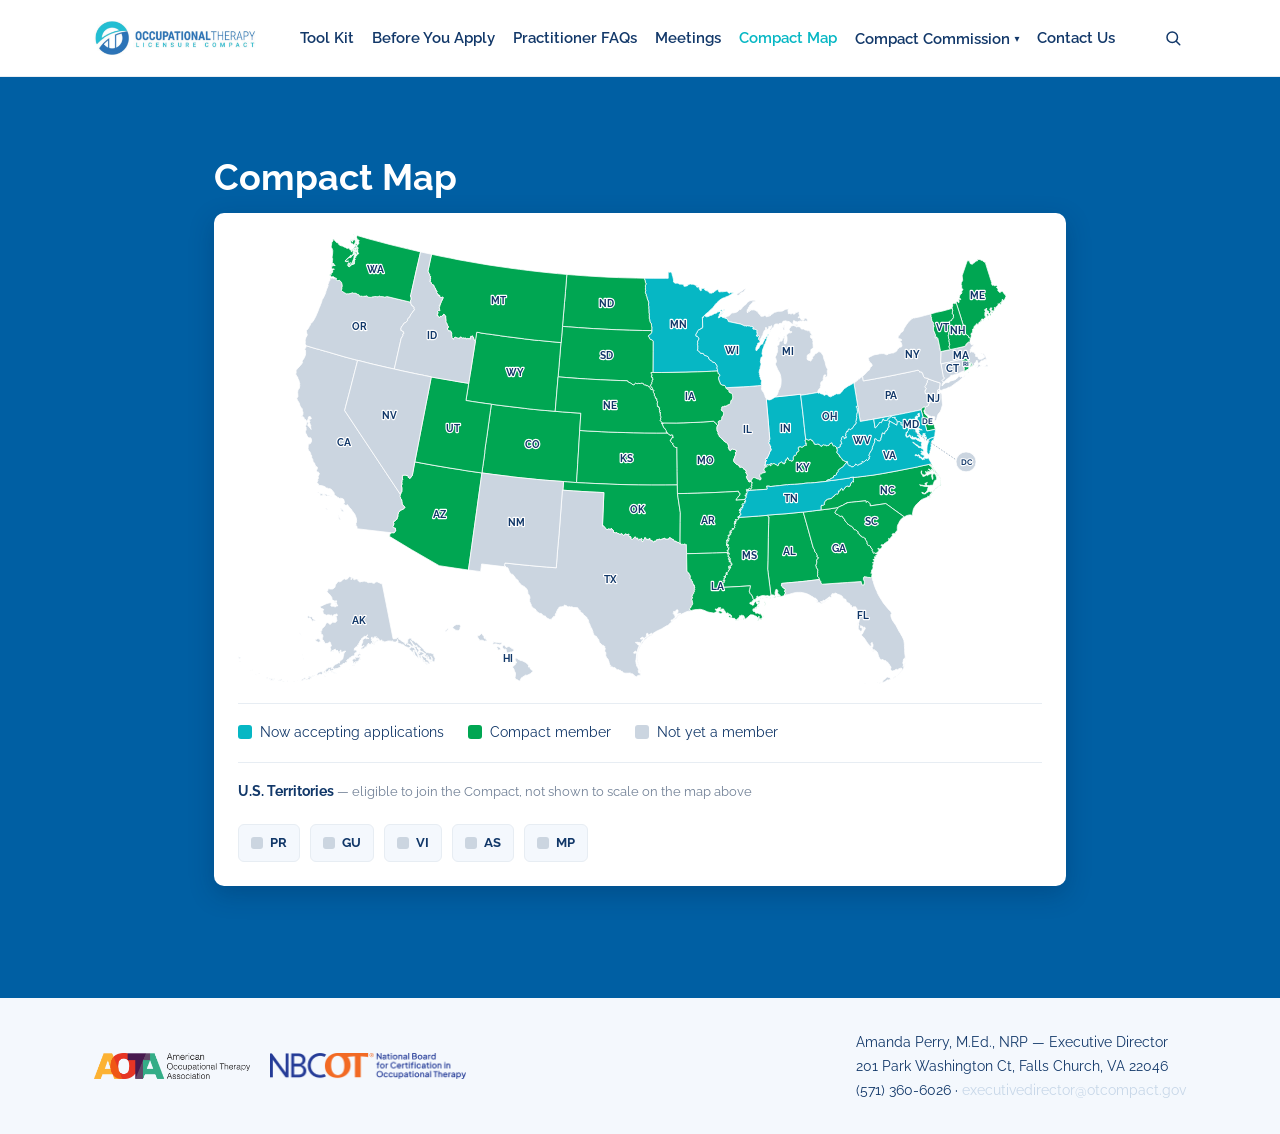
<file: compact-map.html>
<!doctype html>
<html lang="en">
<head>
<meta charset="UTF-8">
<meta name="viewport" content="width=device-width, initial-scale=1.0">
<title>Compact Map — Local Draft Copy</title>
<link rel="preconnect" href="https://fonts.googleapis.com">
<link rel="stylesheet" href="https://fonts.googleapis.com/css2?family=Raleway:wght@400;500;600;700;800&display=swap">
<link rel="stylesheet" href="style.css">
</head>
<body>

<!--
  SECOND-DRAFT NOTE (2026-09-11): this "starter-v2" copy swaps the live
  Datawrapper embed for a hand-built inline SVG map (same one tried
  earlier this project and reverted per Deb's call at the time) to
  address 2 of the team's own notes: (1) "click a state to see
  legislation instead of hover popups" and (2) the notes' bigger ask
  about moving off Datawrapper entirely -- createaclickablemap.com and
  fla-shop.com were named as alternatives, but both are paid third-party
  tools that can't be wired into a static offline HTML draft, so this
  SVG (state boundaries from the US Census via the "us-atlas" npm
  package) is the practical stand-in for that idea, not a specific
  recommendation of one tool over another.

  Data: each state's color/status (member / already accepting
  applications / not yet a member) comes from the real 36-row
  eligibility table on before-you-apply.html. CORRECTION (2026-09-11,
  after Deb flagged the map as wrong): that table isn't the same thing
  as real membership -- it turned out to include 2 states, Alaska and
  Michigan, that have real regulatory-reference rows there but NO real
  commissioner on state-commissioners.html, which is the site's own
  authoritative member list (its 34 real state rows are exactly where
  the real "34 Compact Member States" stat on Home comes from). So
  Alaska and Michigan are recolored gray/non-clickable here to match
  that 34-state source of truth, even though they still have real rows
  on before-you-apply.html -- the remaining 34 member + 8-of-those-34
  already-accepting states cross-check exactly against both real
  tables now. Clicking or pressing Enter/Space on a colored (real
  member) state jumps to that state's real row on before-you-apply.html
  (#state-XX anchors added there) and briefly highlights it -- that's
  the concrete "click to see legislation" interaction the notes asked
  for. Gray (not-yet-member) states aren't clickable since there's no
  real per-state status page for them yet.

  This is a genuine platform decision, not a foregone one -- the original
  starter/ folder still has the real live Datawrapper embed, byte-for-
  byte, unchanged, so the team can compare both before deciding. Real
  content only: no state's status here is guessed, and the map's own
  colors reuse the site's existing --hospital-green / --teal accents
  instead of the old placeholder blue from the first SVG experiment.

  GEOMETRY FIX (2026-09-11, after Deb flagged the map as "still doesn't
  make sense"): traced it to Alaska's outline, not the coloring -- its
  <path> was corrupted in the very first SVG export this map was ever
  built from (confirmed by diffing against that original export), so it
  rendered as a scatter of disconnected dots near Hawaii instead of a
  state shape, which is genuinely confusing to look at. Rebuilt the
  entire map from the same source (US Census cartographic boundaries via
  the "us-atlas" npm package, Albers USA projection) as one internally
  consistent SVG so Alaska (and every other state) is a real, correctly
  shaped outline. Every state's real status/color from the fix above was
  carried over unchanged -- only the shapes were regenerated. Also added
  back the page's <h1>, matching the heading every other real page has.

  POLISH PASS (2026-09-11): removed the small instructional line under the
  legend ("Click ... to see its current status..." linking to Before You
  Apply) per Deb's request -- the click-through behavior itself is
  unchanged, just that sentence explaining it. Added a 2-letter state
  abbreviation on top of every state except DC (its real land area is
  about 4x5 units on this map's scale -- genuinely too small for a label
  to sit inside without just sitting on top of Maryland/Virginia instead,
  so it's left off rather than mis-placed). Each label's position is that
  state's real geometric centroid (from the same us-atlas source data,
  computed with d3.geoPath.centroid) and its size is scaled down for the
  handful of small Northeast states (RI, DE, CT, NJ, NH, VT, MA, MD) so it
  doesn't overflow into a neighboring state; labels are decorative
  (aria-hidden, pointer-events:none) since each state's full name is
  already exposed to screen readers via its existing aria-label/<title>.
-->

<header class="site-header">
  <div class="header-inner">
    <a href="index.html" class="logo"><img src="images/ot-compact-logo.png" alt="OT Compact" class="logo-img"></a>
    <nav class="main-nav" id="main-nav">
      <a href="toolkit.html">Tool Kit</a>
      <a href="before-you-apply.html">Before You Apply</a>
      <a href="faqs.html">Practitioner FAQs</a>
      <a href="meetings.html">Meetings</a>
      <a href="compact-map.html" class="active">Compact Map</a>
      <div class="nav-item-dropdown">
        <button type="button" class="nav-dropdown-trigger" id="cc-dropdown-trigger" aria-expanded="false" aria-controls="cc-dropdown-menu">Compact Commission <span class="caret" aria-hidden="true">&#9662;</span></button>
        <ul class="nav-dropdown-menu" id="cc-dropdown-menu" hidden>
          <li><button type="button" class="nav-dropdown-back" data-trigger="cc-dropdown-trigger">&larr; Back to menu</button></li>
          <li><a href="compact-commission.html">Overview</a></li>
          <li><a href="state-commissioners.html">State Commissioners</a></li>
          <li><a href="otcc-annual-reports.html">OTCC Annual Reports</a></li>
          <li><a href="governance-documents.html">Governance Documents</a></li>
          <li><a href="rulemaking.html">Rulemaking</a></li>
          <li><a href="committee-information.html">Committee Information</a></li>
        </ul>
      </div>
      <a href="contact.html">Contact Us</a>
    </nav>
    <div class="header-icons">
      <button type="button" class="nav-search-toggle" id="site-search-toggle" aria-expanded="false" aria-controls="site-search-bar" aria-label="Search this site"><svg width="18" height="18" viewBox="0 0 24 24" fill="none" stroke="currentColor" stroke-width="2" stroke-linecap="round" stroke-linejoin="round" aria-hidden="true"><circle cx="11" cy="11" r="7"></circle><line x1="21" y1="21" x2="16.65" y2="16.65"></line></svg></button>
      <button type="button" class="nav-menu-toggle" id="site-menu-toggle" aria-expanded="false" aria-controls="main-nav" aria-label="Open menu"><svg width="20" height="20" viewBox="0 0 24 24" fill="none" stroke="currentColor" stroke-width="2" stroke-linecap="round" stroke-linejoin="round" aria-hidden="true"><line x1="3" y1="6" x2="21" y2="6"></line><line x1="3" y1="12" x2="21" y2="12"></line><line x1="3" y1="18" x2="21" y2="18"></line></svg></button>
    </div>
  </div>
</header>

<div class="site-search-bar" id="site-search-bar" hidden>
  <form class="search-bar-inner site-search-form" id="site-search-form" role="search">
    <input type="search" name="s" placeholder="Search otcompact.gov..." aria-label="Search">
    <button type="submit" class="search-submit" aria-label="Submit search"><svg width="18" height="18" viewBox="0 0 24 24" fill="none" stroke="currentColor" stroke-width="2" stroke-linecap="round" stroke-linejoin="round" aria-hidden="true"><circle cx="11" cy="11" r="7"></circle><line x1="21" y1="21" x2="16.65" y2="16.65"></line></svg></button>
  </form>
  <p class="site-search-note" id="site-search-note" hidden>This box is styled to match the real site's search, but it isn't wired to anything in this static draft — the real WordPress search stays as-is and gets reconnected once this design is ported over.</p>
</div>

<main>
  <article class="article-body">

    <!-- Page title re-added (2026-09-11) per Deb's request -- matches the
         <h1> pattern every other real page uses (its own nav label as the
         heading), so this one now reads "Compact Map" the same way
         before-you-apply.html reads "Before You Apply..." etc. -->
    <h1>Compact Map</h1>
    <div class="us-map-wrap">
<svg xmlns="http://www.w3.org/2000/svg"
     viewBox="0 0 1000 589"
     style="stroke-linejoin: round; stroke:#000; fill: none; max-width: 48rem; width: 100%; "
     id="map-svg" class="us-map">
    <defs id="defs4">
        <style type="text/css" id="style6">
            path[data-id] {
                fill-rule: evenodd;
                stroke-width: 0.97px;
            }
        </style>
    </defs>
    <path id="AL" data-name="Alabama" data-id="AL" data-status="member" d="M695.38,474.52L699.18,473.6L699.25,473.11L700.26,473.87L699.69,474.39L698.95,474.14L696.39,474.73ZM689.11,367.63L689.04,367.37L703.19,366.26L713.62,365.53L732.1,363.73L736.06,363.38L736.76,366.12L740.02,377.46L749.08,410.05L749.7,410.4L749.51,411.13L750.47,411.88L751.11,414.72L751.93,416.02L753.25,417.21L753.66,418.76L754.33,419.38L753.87,421.71L755.21,422.09L756.08,422.78L755.48,423.85L754.07,424.89L753.29,425.98L753.64,427.04L753.7,428.71L753.42,430.4L752.5,432.79L753.2,435.11L753.17,435.97L754.63,437.49L755.15,439.74L754.77,440.91L754.97,441.72L754.65,443.3L754.87,444.81L754.45,445.28L754.82,447.27L756.38,448.86L757.29,451.18L740.38,453.23L728.47,454.47L716.65,455.47L707.94,456.31L708.18,457.03L707.51,459.31L709.25,460.95L709.7,461.87L712.25,463.18L712.59,464.14L711.8,466.93L712.54,468.06L713.43,468.58L712.42,469.14L712.07,470.6L711.26,471.3L711.85,471.6L710.91,472.18L708.3,473.1L704.86,473.91L702.47,474.06L702.92,473.3L703.78,473.72L706.17,473L706.33,472.34L704.44,470.57L703.21,469.95L702.54,468.26L702.98,467.09L702.69,465.35L702.15,464.46L700.73,463.97L699.78,464.94L700,465.66L699.29,468.03L699.41,470.99L698.96,472.3L697.91,472.47L697.91,471.77L696.46,471.12L695.41,471.48L695.08,471.1L693.91,471.62L692.57,460.55L690.22,442.02L689.69,437.65L689.97,426.67L690.52,396.38L690.91,379.53L691.17,369.81L690.08,369.21Z" style="fill:var(--hospital-green);stroke-width:0.0625rem;stroke:#ffffff;" />
    <path id="AK" data-name="Alaska" data-id="AK" data-status="none" d="M159.46,532.83L159.93,531.52L160.37,531.7ZM154.47,550.85L154.89,550.24L155.5,550.65L155.48,549.64L157.09,548.44L157.74,547.56L157.5,546.87L158.75,546.27L158.23,548.51L158.79,547.96L159.7,548.93L160.31,548.48L159.97,550.04L159.01,549.54L159.22,550.2L157.84,549.89L157.62,550.83L156.28,551.45ZM150.51,562.79L151.69,562.23L152.28,563.07L151.07,563.2ZM148.78,556.32L149.43,555.19L151.13,554.02L152.15,554.11L152.54,555.25L152.66,554.1L152.34,552.83L153.23,552.22L153.85,552.67L154.88,552.54L154.34,551.64L155.85,552.39L155.09,551.67L156.73,551.85L156.67,552.56L157.4,552.44L158.4,551.58L159.16,553.26L158.55,553.04L158.48,554.44L159.79,554.24L159.05,555.81L157.34,555.19L157.96,556.15L157.06,557.08L155.6,557.77L156.86,557.98L155.4,558.59L155.05,559.26L154.6,558.57L154.82,557.68L153.41,560.26L152.49,561L151.44,561.2L152.72,559.66L152.17,559.56L152.89,557.97L150.8,560.41L149.83,559.26L149.81,557.76L148.72,556.92ZM148.58,563.62L149.77,562.33L150.39,562.7L148.88,563.86ZM144.39,568.31L145.1,567.65L145.07,568.83ZM127.55,574.28L127.64,573.39L128.14,574.12ZM126.81,572.32L127.48,571.87L127.39,573.53L126.77,573.42ZM124,574.11L124.79,573.21L124.42,572.67L125.04,572.08L126.11,572.35L125.82,572.98ZM121.6,570.81L122.32,570.22L123.98,570.78L123.83,571.56L123.05,570.76L122.92,572.43L122.25,571.73L121.73,572.27ZM123.33,545.19L123.53,544.33L125.12,543.6L124.14,545.35ZM116.79,571.86L117.18,571.42L118.23,572.13L117.46,572.44ZM114.24,573.03L115.16,572.88L114.65,573.88ZM121.99,505.54L123.09,505.35L123.12,505.94ZM111.96,576.5L112.03,576.17L114.04,577.25L113.51,577.56ZM100.76,577.56L102.08,577.5L101.94,577.95ZM98.86,576.05L99.14,575.73L100.07,576.56L99.29,577.22ZM96.84,576.53L97.97,576.16L98.71,577.25L96.94,577.34ZM100.35,528.76L102.33,529.21L103.3,528.4L104.63,528.43L105.59,527.96L105.69,528.89L106.47,528.87L106.93,529.8L107.02,532.44L105.25,532.49L104.45,533.23L103.76,532.3L102.97,532.17L100.55,529.94ZM87.61,581.3L89.62,580.7L90.07,580.94L92.14,579.01L92.95,579.59L93.13,579.08L92.09,578.7L91.66,578.05L92.34,577.25L94.2,577.06L94.05,577.76L94.73,578.11L95.41,577.33L96.04,578.05L94.23,579.44L96.34,578.73L96.27,579.34L95.36,579.91L94.03,580.14L92.87,581.37L91.08,581.13L90.17,581.66L88.56,582.02ZM106.77,486.45L108.89,485.58L111.49,484.27L115.08,482.7L117.16,482.02L119.74,481.53L121.53,481.72L121.56,482.8L120.78,484.77L121.1,485.84L122.98,486.13L124.33,486.06L125.4,486.69L126.24,486.4L127.14,486.95L128.25,485.37L129.99,485.61L129.65,484.77L128.46,484.16L127.21,484.42L127.48,483.15L126.46,481.4L125.81,481.22L125.5,480.24L126.51,479.64L127.3,481.02L127,482.04L128.35,483.82L129.15,483.6L127.65,481.55L128.07,480.31L128.97,479.6L128.17,479L126,479.31L122.38,477.63L122.49,476.63L122.07,474.36L118.82,470.05L117.33,469.05L116.75,467.9L115.3,466.61L116.31,466.4L116.88,465.47L117.42,463.01L119.89,463.62L123,463.56L125.25,462.25L126.24,461.11L126.82,458.8L127.42,457.33L129.72,454.59L130.97,453.77L132.52,454.2L133.86,453.73L135.58,452.49L137.23,450.83L138.53,450.31L139.82,451.09L142.2,450.55L143.15,449.83L144.84,447.54L145.57,447.51L147.96,448.52L148.14,449.1L146.9,450.1L146.99,451.06L147.75,451.18L148.11,450.3L149,449.65L149.39,448.75L150.47,449.68L150.57,451.21L151.6,451.66L152.36,450.76L154.07,450.47L156.74,451.17L156.11,452.22L156.26,452.83L158.14,453.19L157.75,454.16L159.71,454.5L160.21,453.84L161.64,453.76L161.8,454.14L164.14,453.16L166,453.92L166.46,453.72L167.23,454.57L167.59,454.2L169.09,455.21L170.54,455.41L171.25,455.1L174.03,454.93L175.37,455.81L176.67,456.19L177.56,455.99L179.35,454.55L181.01,454.04L186.52,456.64L187.76,456.78L201.95,528.35L203.85,528.63L203.95,527.91L205.98,528.49L206.82,527.06L209.09,526.42L209.13,528.56L209.94,529.15L211.35,529.51L211.91,530.5L216.79,533.57L218.05,535.96L219.96,533.44L220.9,533.14L221.1,532.11L220.7,530.76L221.36,530.58L220.89,529.6L222.3,528.69L223.78,527.17L225.99,528.45L226.15,529.56L226.87,530.51L227.93,530.46L229.65,531.69L230.56,532.87L232.45,533.35L234.94,535.03L234.73,535.45L236.41,536.85L237.16,537.85L238.36,538.75L240.43,540.87L242.37,542.6L242.2,543.66L243.6,543.55L243.74,544.96L244.95,545.12L245.62,546.58L246.62,546.13L249.17,546.94L250.52,546.78L252.15,547.25L252.59,547.92L253.97,547.6L254.84,548.96L254.74,550.24L255.34,551.57L256.77,553.57L256.27,556.74L255.31,558.77L254.64,558.16L254.18,558.6L252.37,555.9L253.03,554.82L252.39,553.05L251.52,551.53L250.78,551.18L252.04,552.82L252.38,555.13L252.07,555.96L250.83,556.06L249.39,555.61L248.34,554.58L248.57,553.59L248.05,551.64L248.04,553.48L247.61,554.06L247.88,554.94L246.76,554.58L246.31,553.79L246.55,552.63L246.07,551.02L246.22,549.76L245.61,551.1L246.05,551.76L245.14,552.72L244.28,551.47L243.27,551.43L242.97,550.65L243.41,549.56L244.21,549.21L243.63,548.21L244.46,548.17L242.55,547.36L242.3,546.42L241.23,546.11L239.85,544.96L237.39,544.55L237.22,543.14L236.48,541.54L235.69,541.41L235.57,540.72L237.76,541.06L235.79,540.12L235.16,540.19L233.19,538.6L232.63,536.96L232.49,537.69L230.47,537.91L229.28,536.26L227.1,534L225.83,531.54L224.61,530.82L224.34,531.36L225.7,532.42L226.08,533.61L227.64,535.72L228.92,538.84L227.6,538.56L226.98,537.68L226.14,537.69L225.15,538.36L224.63,536.56L223.52,535.26L223.04,535.91L221.9,535.52L221.44,534.59L221.11,535.29L220.16,534.98L220.09,535.5L221.42,535.58L222.74,536.48L223.32,536.48L224.62,538.51L223.42,539.51L222.77,539.53L222.35,540.43L221.03,539.37L220.37,539.55L218.19,538.52L216.41,537.41L216.23,536.74L214.49,535.67L213,535.41L211.69,534.76L209.51,534.2L207.56,533.36L207.89,532.47L208.5,532.58L207.84,530.58L207.93,529.21L207.37,531.07L205.57,532.53L203.24,532.61L200.99,531.97L201.44,530.92L200.2,531.45L196.42,531.15L195.36,531.25L190.16,532.86L188.85,534.65L189.27,533.44L190.03,532.54L190.66,532.43L189.51,531.65L187.16,531.51L187.76,531.08L186.85,530.86L187.21,529.74L185.74,530.99L183.74,529.95L182.95,530.2L183.72,529.1L182.32,530.16L182.5,530.97L180.25,531.87L180.39,530.26L181,530.35L183.38,529.05L182.86,528.16L181.88,528.99L182.31,528L180.64,528.7L179.82,528.3L181.69,527.25L180.32,527.7L179.47,526.63L179.83,525.32L178.64,526.9L178.15,525.5L177.85,527L177.16,527.5L176.67,526.92L175.87,528.1L174.32,528.41L174.86,526.18L174.05,526.29L173.5,528.73L174.5,528.84L173.83,530.99L174.68,529.97L175.34,531.1L174.77,532.79L176.1,534.08L175.32,535.09L174.49,535.21L174,533.63L173.74,535.2L173.02,535.47L171.09,535.12L170.03,536.2L170.34,535.24L169.82,534.08L169.78,535.69L168.68,535.53L168.82,537.96L167.64,536.85L168.07,537.77L166.53,539.84L166.19,539.96L165.65,538.52L165.54,539.82L164.99,539.85L164.03,541.48L162.82,541.64L162.4,541.11L161.7,542.07L161.07,542.11L160.13,541.39L160.45,540.07L161.89,539.52L163.9,537.09L163.39,537.16L161.91,538.34L160.43,537.33L161.01,535.24L162.11,533.66L162.54,531.13L161.95,529.8L163.38,529.14L165.74,527.12L166.49,528.16L167.24,528.41L168.06,527.55L170.61,528.07L168.15,527.15L166.82,526.14L168.11,524.25L169.09,523.7L168.38,523.39L167.45,524.3L167.12,525.47L165.31,525.53L164.62,525.15L163.25,526.15L162.76,527.21L161.59,527.53L160.42,528.81L160.82,529.75L160.27,529.76L158.56,531.59L158.87,532.47L156.98,534.23L157.64,535.03L156.73,536.57L155.15,536.71L155.98,536.99L155.8,538.05L153.02,539.24L153.15,540.09L151.61,540.64L151.44,543.37L151.82,542.94L153.07,543.09L154.49,543.77L154.95,544.57L154.49,545.52L153.38,546.56L152.49,546.6L151.84,547.52L152.08,548.41L151.21,550.29L150.16,550.9L149.11,550.91L147.44,551.68L147.51,552.38L146.56,552.64L146.63,553.47L145.37,553.02L144.81,554.8L143.51,554.65L143.58,555.63L142.79,555.33L141.31,556.72L142.23,556.4L142.19,557.6L141.2,559.13L139.8,559.24L138.37,560.7L137.65,559.93L136.28,561.83L136.05,561.3L135.25,562.05L135.37,562.84L134.36,562.41L133.41,562.65L132.65,563.71L134.2,564.69L132.58,565.71L132.37,566.54L131.78,565.56L131.73,566.66L130.88,566.25L130.6,566.76L127.97,567.19L127.7,568.65L126.74,569.32L127.46,567.47L126.38,567.16L125.42,568.01L123.87,568.8L123.14,569.74L121.73,569.19L119.98,570.33L118.76,570.16L119.62,568.24L118.51,568.21L117.84,569.94L116.87,571.18L116.25,570.94L116.52,571.91L115.61,571.42L115.16,572.43L114.2,572.05L114.22,570.47L113.77,570.01L113.28,570.61L113.8,571.33L113.68,572.63L112.41,572.81L111.57,571.23L110.84,571.68L111.58,572.57L109.91,573.46L110.74,573.78L111.17,574.74L110.01,573.88L108.75,574.78L106.52,574.39L105.31,574.91L105.13,575.4L103.75,575.76L102.86,575.41L102.59,574.11L103.78,573.63L104.67,572.27L107.86,571.27L109.47,571.43L110.25,572.88L110.54,570.97L112.51,570.79L114.07,568.88L115.74,567.23L117.88,565.9L120.74,565.28L122.3,565.31L121.64,566.85L122.16,567.57L122.34,566.42L123.62,566.72L124.5,567.58L124.79,567.09L123.3,565.75L124.4,563.75L127.06,561.65L128.31,561.15L130.92,559.59L132.1,560.1L132.18,558.6L133.53,556.74L134.89,555.88L136.57,554.36L137.31,549.99L138.1,549.64L137.53,548.79L138.01,547.03L139.71,545.49L139.93,544.21L139.51,544.25L135.27,546.01L133.74,544.55L134.06,542.9L132.86,543.88L132.39,545.18L132.91,546.89L132.07,547.56L131.41,547.25L130.3,544.49L129.02,543.06L128.21,544.18L127.7,543.29L126.67,542.66L126.78,541.75L124.92,542.83L122.43,543.89L122.23,544.48L120.59,545.19L119.94,544.29L120.73,543.44L120.85,541.92L120.05,539.44L120.57,538.63L121.65,537.89L120.52,534.16L119.68,532.3L119.2,532.43L119.01,533.54L118.21,533.51L116.61,534.31L114.31,534.51L112.6,533.93L112.53,532.42L111.85,531.9L110.92,530L109.96,529.51L109.45,528.67L110.24,528.05L108.66,527.95L110.46,526.52L110.51,525.32L109.91,524.44L110.71,524.26L109.84,522.77L109.41,523.48L108.73,523.29L108.73,521.89L107.87,521.2L107.84,520.53L108.56,520.02L108.06,519.47L107.13,519.64L107.34,518.68L108.59,518.64L107.8,517.34L109.45,517.4L109.23,516.13L109.74,515.11L113.44,511.41L113.43,510.62L114.67,508.32L115.55,507.56L116.59,507.35L117.95,507.91L119.21,509.49L120.2,509.43L121.69,508.3L123.31,506.47L124.12,506.89L125.65,507.07L127.25,506.8L128.75,504.84L128.37,502.3L128.41,501.16L127.58,499.79L126.79,499.51L127.27,498.69L128.5,499.07L129.3,498.3L129.44,497.48L128.26,495.74L127.52,496.83L126.57,496.6L124.81,497.24L123.43,498.25L122.38,499.73L122.34,498.35L121.43,497.12L120.92,497.45L121.75,498.44L120.99,498.4L119.94,497.51L117.19,497.24L115.07,497.77L111.23,495.9L110.64,494.6L111.07,493.67L110.33,492.53L109.92,491.23L110.69,491.58L111.87,490.51L111.31,489.91L108.46,488.75L106.81,487.09ZM81.32,583.52L83.02,582.25L83.21,581.4L84.11,580.87L85.27,581.22L84.97,580.57L85.63,579.59L87.32,579.24L88.22,579.79L87.77,580.77L85.57,581.44L84.4,582.68L81.03,583.76ZM84.84,554.17L86.01,554.51L85.56,555ZM76.91,582.61L78.06,582.5L78.19,583.34L76.99,583.08ZM83.25,549.33L84.44,549.14L83.74,549.78ZM72.61,583.51L73.72,583L73.68,583.76L72.71,584.01ZM90.75,499.51L91.57,497.82L91.8,498.72L93.94,500.17L95.64,499.58L96.75,500.55L96.68,501.52L98.24,502.9L100.97,504.09L100.11,505.1L98.34,504.66L97.05,506.08L96.65,504.84L95.21,502.81L93.77,501.4L92.99,501.12L91.52,501.68L90.72,500.97ZM63.74,583.51L64.73,583.04L65.24,583.39L64.64,583.95ZM79.89,521.27L80.67,520.67L80.56,521.43L82.6,523.61L80.83,522.72ZM56.78,582.78L57.85,583.33L58.78,583.23L59.88,584.03L61.73,584.59L59.56,584.48L57.12,583.5ZM50.65,581.66L52.26,581.94L55.82,581.8L55.78,580.98L56.81,580.46L57.5,581.43L56.24,582.1L56.62,582.76L54.85,583.02L53.31,582.71ZM46.77,579.93L47.71,580.56L47.14,581.27L46.58,580.94ZM45.96,581.73L47.3,581.48L47.27,582.02L46.17,582.27ZM41.98,581.94L43.4,580.9L43.86,579.83L44.93,580.01L44.44,581.06L45.83,581.3L45.5,582.26L44.67,581.93L42.81,582.37ZM38.92,580.17L41.46,580.24L41.81,579.44L42.45,579.88L41.65,580.99L40.88,581.11L40.43,580.51ZM37.04,578.02L38.37,578.24L38.74,579.39L37.61,580.56L37.09,579.53L37.78,579.64ZM27.01,573.13L27.94,573.19L28.27,573.77L27.26,574.18ZM22.12,573.96L23.3,574.66L24.16,576.77L23.29,575.28ZM16.64,569.28L18.25,569.19L18.95,568.41L19.26,568.95L16.88,570ZM1.8,557.45L3.3,557.36L3.18,558.62ZM0,551.84L0.97,551.72L2.92,552.85L3.64,554.7L2.92,554.07L2.44,554.34L1.22,553.98L0.73,552.26ZM251.34,558.28L252.15,557.59L252.66,558.07L252.15,558.76ZM250.44,557.89L250.58,556.95L250.12,555.94L251.04,556.22L251.59,557.68ZM248.64,555.78L248.78,555.34L249.73,555.89L249.76,557.35ZM241.67,550.98L241.84,550.58L242.69,551.61ZM241.19,550.1L241.52,549.16L242.94,549.23L243.06,550.15L242.26,550.7ZM240.33,557.76L240.33,556.93L241.65,556.42L242.31,556.91L242.06,557.8L241.11,558.77L241.04,557.78ZM239.03,554.01L239.64,552.15L239.01,551.98L239.08,550.81L240.89,550.51L242.71,552.37L244.05,552.74L245.08,553.54L246.74,555.37L245.4,555.13L245.24,555.94L246.01,555.46L247.4,556.22L247.6,557.36L248.38,556.75L248.66,557.3L248.49,558.97L249.02,558.44L249.74,560.15L249.66,560.93L248.43,561.2L247.41,561.03L247.93,560.27L246.52,559.8L246.15,558.28L245.57,558.73L245.85,559.77L245.02,559.65L244.54,558.45L243.66,558.39L245.5,560.72L246.07,560.17L246.97,561.21L246.26,561.08L246.94,562.01L246.06,562.13L244.19,560.63L243.27,558.7L242.32,559.09L242.08,558.34L243.45,557.15L242.28,556.23L239.93,555.2L240.42,554.63L240.24,553.19L239.6,554.41ZM236.85,555.13L237.85,554.94L237.39,555.63ZM234.51,548.16L234.9,547.32L235.84,547.13L236.54,547.88L236.26,546.69L235.58,546.34L236.08,545.62L238.54,545.63L239.47,545.3L240.77,546.54L242.79,547.68L241.88,548.72L240.47,548.87L240.41,549.59L239.42,549.53L238.52,550.2L238.07,549.5L238.13,553.25L237.59,554.11L236.82,553.41L236.14,551.71L236.13,550.26L235.57,550.24ZM228.82,537.11L230.03,537.82L230.37,538.6L230.87,538.22L232.46,538.02L232.62,538.65L234.35,540.33L234.95,541.66L233.83,540.4L232.95,540.04L233.5,540.98L234.68,541.81L235.54,543.65L233.76,546.89L233.33,546.99L232.71,545.6L233.08,544.13L232.22,543.4L231.26,541.98L231.12,541.14L229.42,538.48ZM228.16,545.81L228.84,543.97L230.59,544.65L231.48,544.46L231.87,545.67L233.89,549.32L234.93,552.8L235.01,553.58L234.28,553.24L231.77,550.36L229.73,549.44L230.34,549.35L230.3,547.99L229.56,547.6L229.74,546.29L229.02,546.62ZM227.78,546.91L227.93,546.01L229.11,546.76L229.15,548.41L228.29,548.76L228.43,547.68ZM223.45,542.52L223.21,541.36L223.82,540.61L223.43,539.71L224.28,540.3L225.26,539.78L225.84,538.93L227.48,539.71L229.58,539.8L230.04,540.7L229.29,541.22L230.16,541.53L231.38,543.76L230.35,544.31L227.99,543.32L228.42,544.73L228.08,545.79L227.27,545.69L225.96,544.56L225.51,544.65L224.49,543.04ZM175.86,536.26L176.24,535.14L177.66,533.47L178.6,531.29L179.26,532.17L177.42,534.99L177.89,535.33ZM175.45,532.68L175.89,530.8L176.67,529.9L176.63,531.58L176.22,533.31Z" style="fill:#CBD5E0;stroke-width:0.0625rem;stroke:#ffffff;" />
    <path id="AZ" data-name="Arizona" data-id="AZ" data-status="member" d="M199.77,390.37L200.42,390.06L201.76,390.41L203.47,390.22L203.53,389.46L204.92,388.49L205.3,387.13L204.79,384.23L203.29,384.03L202.07,383.5L201.65,382.05L202.45,380.79L202.98,378.35L202.13,377.44L202.97,376.26L202.68,375.22L204.53,375.04L204.78,374.43L206.27,373L206.98,372.68L207.43,369.85L208.12,369.58L208.18,366.12L208.75,365.77L208.45,364.18L210.66,362.47L211.37,360.78L213.22,360.44L214.57,359.89L216.63,358.36L217.21,357.43L216.71,356.28L215.9,355.74L214.3,353.49L213.41,353.14L213.83,351.58L213.22,350.03L213.4,349.63L213,347.2L211.79,345.73L211.48,344.08L210.79,343.09L211.38,340.24L212.21,338.73L211.62,338.12L212.91,337.63L213.22,336.9L213.46,333.22L213.28,331.24L212.74,329.29L213.7,326.7L213.24,325.67L213.23,324.29L213.59,323.34L213.52,322.17L213.99,321.14L214.62,320.8L213.8,319.05L214.19,317.2L214,315.8L214.42,315.48L216.63,315.33L217.5,315.01L218.56,315.24L218.59,315.73L220.97,315.89L221.84,317.63L221.63,317.97L222.76,319.2L224.29,319.28L226.47,316.1L226.9,315.87L227.76,311.5L228.8,305.61L230.28,297.98L238.83,299.61L256.58,302.82L276.21,306.13L292.16,308.59L292.67,308.81L307.43,311.01L317.61,312.43L312.53,348.98L310.72,362.23L305.99,396.17L304.55,406.7L300.05,438.86L282.14,436.28L273.5,434.98L261.94,433.18L230.55,415.03L226.04,412.45L197.06,394.97L197.64,393.79L197.68,392.28L198.64,391.73Z" style="fill:var(--hospital-green);stroke-width:0.0625rem;stroke:#ffffff;" />
    <path id="CO" data-name="Colorado" data-id="CO" data-status="member" d="M329.88,222.94L338.56,224.14L353.53,225.99L373.01,228.27L376.93,228.8L385.12,229.68L399.61,231.07L402.61,231.28L412.99,232.19L422.26,232.94L433.45,233.78L446.4,234.65L444.96,257.14L443.28,285.28L442.27,301.25L441.7,311.12L440.81,324.98L429.23,324.15L423.88,323.65L400.3,321.89L388.64,320.83L386.53,320.58L367.51,318.68L355.76,317.4L355.65,317.21L345.03,315.96L331.56,314.29L317.61,312.43L318.76,304.02L319.31,300.54L321.27,286.36L321.29,283.84L322.68,273.9L324.07,264.84L328.32,234.12L328.74,231.47Z" style="fill:var(--hospital-green);stroke-width:0.0625rem;stroke:#ffffff;" />
    <path id="FL" data-name="Florida" data-id="FL" data-status="none" d="M859.59,575.06L860.48,573.75L860.88,574.32L860.05,575.29ZM857.76,576.55L858.33,575.71L858.85,576.19ZM852.54,579.54L856.08,577.24L856.6,577.73L853.56,579.76ZM839.01,584.71L840.06,582.52L843.08,580.35L844.65,578.86L845.69,578.24L848.7,579.07L849.11,580L850.24,580.64L847.18,582.24L846.88,581.77L844.95,582.17L844.83,582.66L841.62,584.54L839.07,585.22ZM834.96,585.89L837.48,584.86L837.12,585.93L835,586.37ZM831.84,585.9L832.18,585.18L832.99,585.17L832.86,586.06ZM822.99,539.43L823.4,539.71L825.35,543.49L827.28,544.26L827.75,543.86L828.78,544.11L827.18,544.96L825.03,543.78L823.1,540.39ZM815.93,586.62L816.99,586.23L817.39,586.6L815.96,587ZM766.81,477.26L768.72,476.12L768.46,477.09L767.01,477.73ZM757.29,451.18L757.82,452.61L758.83,453.62L759.03,455.12L759.67,456.54L760.66,457.32L786.82,455.53L793.9,455.08L811.5,453.84L811.18,454.43L812.03,455.65L812.06,457.02L813.03,458.37L815.35,457.93L815.56,455.28L815.5,453.37L814.36,451.45L814.41,448.47L815.39,448.51L815.68,447.36L816.73,447.35L817.33,447.9L818.52,447.79L820.31,448.54L821.6,448.39L823.81,448.72L824.74,448.29L825.65,448.52L826.01,448.73L826.05,450.92L826.49,452.64L827.07,453.46L828.26,458L830.78,464.51L832.01,466.83L832.41,468.44L834.99,473.22L838.11,478.33L840.22,481.62L846.56,489.44L849.79,492.8L851.22,495.41L850.18,496.67L850.14,498.93L850.98,501.81L851.73,503.54L853.31,506.11L856.59,510.77L859.24,515.73L860.46,518.25L862.97,522.05L863.11,522.68L864.94,525.64L867,530.3L867.7,535.29L867.73,538.09L868.01,542.1L868.07,546.08L868.78,551.49L868.71,555.44L868.32,554.24L867.57,553.86L866.73,554.61L866.37,556.47L865.96,557.07L866.12,558.07L865.71,558.93L865.78,560.42L866.26,561.85L866.69,562.08L866.28,563.18L865.58,563.77L865.86,564.44L867.26,563.45L868.82,558.66L868.65,561.08L866.86,565.66L866.49,567.3L862.89,572.36L861.35,573.87L861.09,573.68L864.07,570.08L864.48,569L864.65,566.8L862.58,566.75L860.19,567.57L858.64,568.72L857.21,568.09L855.97,568.55L855.58,569.38L852.03,570.41L850.64,569.63L849.8,568.45L849.9,565.96L850.43,565.75L849.04,563.17L848.1,562.39L848.1,561.74L847.13,560.43L846.45,560.2L845.82,558.66L844.6,558.8L843.64,557L841.85,556.68L838.43,555.1L837.25,556.27L835.68,554.1L834.22,551.45L832.91,547.03L831.92,545.29L830.91,544.35L828.66,543.26L828.5,542.43L827.44,542.54L827.78,543.32L826.84,543.68L825.71,540.4L824.69,539.56L825.75,539.01L826.51,539.65L826.82,536.54L826.5,534.92L825.83,534.75L825.89,533.18L825.09,533.38L824.06,534.38L825.03,537.09L823.07,537.98L822.86,538.96L822.61,537.55L822.09,536.67L820.59,535.07L818.24,531.99L817.37,530.31L815.05,527.11L812.19,524.23L810.88,522.29L811.78,523.09L812.74,522.39L813.81,520.6L815.43,516.99L816.23,516.47L816.81,514.73L816.21,513.38L814.66,513.2L815.31,515.29L813.62,514.94L814.01,514.24L813.25,512.33L810.39,511.38L810.67,512.59L809.96,513.22L811.12,513.85L811.98,513.79L813.08,515.74L812.49,516.65L812.49,518.21L810.95,518.69L811.35,520.29L810.83,520.64L810.45,518.58L809.15,516.86L808.3,516.28L807.66,514.93L807.7,511.92L807.14,510.73L806.45,507.66L807.06,507.55L807.3,509.31L807.88,510.95L808.48,511L808.29,509.42L807.67,508.89L808.37,507.35L809.36,502.36L809.33,498.84L808.75,497.64L808.72,496.56L807.79,496.12L807.95,495.29L807.04,493.32L807.67,491.98L805.92,490.1L806.05,489.48L805.38,488.51L804.66,488.55L804.68,486.96L804.21,486.76L800.88,486.78L799.92,487.98L798.99,486.17L798.82,485.07L797.19,484.75L796.91,483.56L795.86,482L794.33,481.81L793.89,481.01L792.06,480.32L791.79,478.2L791.33,476.96L790.53,476.94L788.8,476.11L787.69,474.87L787.61,474.26L786.4,472.75L785.36,472.03L783.24,471.1L780.33,470.08L778.37,468.88L776.48,469.4L775.91,469.88L773.69,469.59L773.74,470.26L772.08,471.8L772.93,473.61L772.71,474.25L771.05,474.23L770.65,473.77L769.08,474.39L766.72,476.5L766.29,476.55L762.71,479.37L762.88,478.22L762.12,478.08L760.79,479.77L758.31,480.04L759.33,480.86L759.5,481.59L760.66,481.87L764.57,479.62L766.25,477.79L766.45,478.02L765.02,479.79L760.12,482.73L756.48,481.1L755.13,481.11L754,481.79L752.93,480.1L752.32,478.17L752.79,477L753.03,479L753.61,480.7L754.16,481.06L754.73,480.24L754.64,478.63L753.19,476.5L752.29,475.71L750.65,475.37L749.53,474.72L748.22,473.5L746.29,472.8L744.64,471.64L742.53,470.53L740.06,469.55L735.63,468.38L732.84,467.96L727.64,468L725.39,468.31L722.21,469.1L717.77,470.48L715.64,470.96L715.1,470.83L710.91,472.18L711.85,471.6L711.26,471.3L712.07,470.6L712.42,469.14L713.43,468.58L712.54,468.06L711.8,466.93L712.59,464.14L712.25,463.18L709.7,461.87L709.25,460.95L707.51,459.31L708.18,457.03L707.94,456.31L716.65,455.47L728.47,454.47L740.38,453.23Z" style="fill:#CBD5E0;stroke-width:0.0625rem;stroke:#ffffff;" />
    <path id="GA" data-name="Georgia" data-id="GA" data-status="member" d="M736.06,363.38L740.04,362.98L748.06,361.94L759.2,360.6L771.86,359.02L771.84,358.9L781.02,357.48L780.99,358.84L779.05,360.59L778.69,361.88L777.78,362.72L777.43,364.15L777.88,365.19L779.98,366.48L781.13,366.49L782.88,368.25L784.54,369.03L785.62,368.56L787.16,369L787.94,371.01L788.74,371.45L789.83,372.97L790.41,374.95L791.52,375.8L792.39,377.13L793.35,377.88L794.3,379.64L794.9,379.6L797,381.12L798.48,381.58L800.4,382.99L801.89,385.71L803.17,386.44L803.65,386.25L804.85,386.8L806.21,388.36L807.69,389.16L807.37,390.97L808.16,391.76L809.35,391.98L809.43,393.24L810.41,393.97L811.13,393.78L811.4,395.02L812.62,395.82L814.34,396.04L815.26,396.83L816.91,397.63L816.94,399.21L817.79,400.04L817.64,400.49L818.79,401.28L818.85,402.45L819.31,403.26L819.14,404.26L819.93,405.33L819.55,405.84L820.69,406.86L822.35,407.07L824.26,408.85L824.11,409.53L826.28,412.57L825.75,413.64L826.65,414.75L826.92,416.34L827.95,416.79L829.03,416.38L830.74,417.46L831.53,417.49L832.36,417.59L832.19,418.87L831.38,419.58L830.64,419.4L830.41,420.37L831.07,420.42L830.16,421.74L828.73,421.52L828.7,422.62L829.4,422.64L829.06,423.94L828.05,425.14L826.85,425.09L827.59,425.92L828.14,425.74L828.35,427.35L827.84,428.97L826.32,429.2L826.22,429.75L827.41,429.45L827.9,429.84L826.51,433.46L826.86,435.17L826.79,437.07L826.4,437.09L825.62,438.84L825.04,438.98L825.05,441.64L823.8,442.73L825.14,442.99L825.41,442.47L825.71,444.01L825.26,446.29L825.25,447.85L825.65,448.52L824.74,448.29L823.81,448.72L821.6,448.39L820.31,448.54L818.52,447.79L817.33,447.9L816.73,447.35L815.68,447.36L815.39,448.51L814.41,448.47L814.36,451.45L815.5,453.37L815.56,455.28L815.35,457.93L813.03,458.37L812.06,457.02L812.03,455.65L811.18,454.43L811.5,453.84L793.9,455.08L786.82,455.53L760.66,457.32L759.67,456.54L759.03,455.12L758.83,453.62L757.82,452.61L757.29,451.18L756.38,448.86L754.82,447.27L754.45,445.28L754.87,444.81L754.65,443.3L754.97,441.72L754.77,440.91L755.15,439.74L754.63,437.49L753.17,435.97L753.2,435.11L752.5,432.79L753.42,430.4L753.7,428.71L753.64,427.04L753.29,425.98L754.07,424.89L755.48,423.85L756.08,422.78L755.21,422.09L753.87,421.71L754.33,419.38L753.66,418.76L753.25,417.21L751.93,416.02L751.11,414.72L750.47,411.88L749.51,411.13L749.7,410.4L749.08,410.05L740.02,377.46L736.76,366.12Z" style="fill:var(--hospital-green);stroke-width:0.0625rem;stroke:#ffffff;" />
    <path id="IN" data-name="Indiana" data-id="IN" data-status="accepting" d="M687.86,215.7L688.81,216.42L689.96,216.21L689.65,217.02L692.38,217.29L694.66,216.5L697.58,214.78L699.28,213.47L716.31,211.75L732.52,209.89L732.69,211.33L735.32,232.99L736.41,242.53L737.54,253.55L739.31,269.39L738.14,270.73L739.28,271.99L739.44,272.72L739,274.09L740.45,274.29L739.96,275.36L740.26,276.57L738.97,276.49L737.46,277.02L734.37,279.45L732.99,278.61L731.94,278.51L729.77,279.03L729.47,279.98L730.55,283.1L729.3,285.01L727.5,285.87L726.98,288.48L725.65,289.93L724.7,289.6L724.07,289.93L723.82,291.18L722.98,292.68L723.2,294.36L723.06,295.68L722.61,296.25L721.24,296.74L721.14,297.49L719.87,296.36L718.65,296.53L716.88,295.44L716.75,293.86L715.3,292.7L714.96,293.44L715.77,293.58L714.51,294.81L713.47,294.61L714.05,295.29L713.82,296.14L712.71,296.43L712.74,298.11L713.15,298.93L711.74,299.28L711.61,300.72L710.6,300.85L710.76,299.66L709.54,300.14L708.93,299.74L708,298.11L706.94,298.25L706.23,299.25L704.03,300.36L703.61,302.77L702.65,303.25L701.89,302.04L701.23,302.05L697.94,300.27L696.7,300.25L695.72,301.13L694.17,299.69L693.68,300.7L694.37,301.69L694.11,302.92L693.08,303.11L692.73,301.46L690.23,302.29L688.83,301.31L688.34,302.08L689.02,303.96L688.43,304.74L686.93,304.32L685.55,302.02L687,302.15L686.05,301.66L686.86,300.3L686.24,298.97L687.48,298.21L687.5,297.46L686.79,297.88L687.35,296.74L688.02,296.47L686.91,295.02L687.77,292.94L688.11,293.58L688.52,292.75L689.03,293.35L689.7,291.31L690.15,291.09L690.86,289.31L690.64,288.69L692,287.84L691.87,287.09L692.38,284.81L692.78,284.14L693.99,283.36L694.22,281.49L693.13,279.75L693.6,277.56L692.4,276.89L692.36,275.34L691.24,274.32L690.98,272.98L692,271.72L691.39,270.81L691.7,268.99L692.48,268.75L691.52,258.34L690.32,243.69L688.63,224.92Z" style="fill:var(--teal);stroke-width:0.0625rem;stroke:#ffffff;" />
    <path id="KS" data-name="Kansas" data-id="KS" data-status="member" d="M444.96,257.14L455.71,257.81L473.13,258.72L482.9,259.16L493.82,259.54L504.15,259.85L514.83,260.1L529.79,260.36L544.99,260.47L559.35,260.44L561.11,262.5L562.19,262.72L562.43,263.26L563.97,263.43L564.38,262.66L565.81,262.89L565.59,263.52L566.72,264.35L565.9,265.12L566.13,265.81L566.86,265.49L566.62,266.54L565.4,266.12L565.15,267.46L564.19,267.95L563.58,269.95L562.85,270.03L562.87,270.85L563.84,271.75L564.01,272.44L565.02,273.02L565.86,274.25L566.63,274.09L566.27,275.01L566.46,276.17L567.39,276.88L567.79,278.19L568.58,278.33L569.3,279.09L570.15,278.75L570.59,279.33L571.8,279.37L571.55,280.18L571.63,291.7L571.81,306.55L571.81,310.58L572.06,328.06L556.25,328.21L538.76,328.22L521.75,328.05L509.09,327.82L493.68,327.37L483.09,326.98L479.09,326.78L464.95,326.19L452.9,325.63L440.81,324.98L441.7,311.12L442.27,301.25L443.28,285.28Z" style="fill:var(--hospital-green);stroke-width:0.0625rem;stroke:#ffffff;" />
    <path id="ME" data-name="Maine" data-id="ME" data-status="member" d="M982.95,102.37L983.75,101.96L983.47,102.77ZM981.18,103.67L981.1,102.02L982.99,103.25L982.41,104.33ZM979.57,99.83L979.75,98.89L980.49,100.14ZM975.5,103.56L976.22,103.32L976.63,104.01ZM976.79,112.15L977.06,111.31L977.48,112.7ZM974.67,106.69L974.87,105.81L976.04,104.58L976.46,105.61L977.62,106.84L977.27,107.73L976.31,108.26L975.5,108.02L975.24,106.59ZM973.45,103.8L973.82,102.34L973.63,100.79L974.37,100.9L974.28,103.77ZM953.81,137.17L951.49,136.24L951.13,134.26L948.23,132.28L947.29,130.68L947.05,127.56L946.6,127.24L945.05,122.49L941.48,110.71L938.69,101.83L934.79,90.13L935.85,89.53L935.66,88.93L937.27,89.31L937.96,90.69L938.68,90.85L938.93,89.09L938.71,87.69L938.15,87.03L939.05,86.13L939.93,86.77L941.14,86.6L940.57,85.38L939.28,84.69L939.05,84.12L939.67,81.82L940.7,80.13L942.85,77.98L941.99,76.82L942.77,75.28L943.79,74.11L943.76,72.89L942.49,72.77L942.79,71.96L942.15,71.59L942.52,70.72L941.98,70.58L942.58,68.5L941.49,67.77L941.71,65.97L942.15,65.09L941.93,64.41L942.65,63.58L943.12,62.28L943.67,61.96L942.88,55.73L949.58,36.13L951.91,36.28L952.43,36.05L953.1,38.84L953.62,39.93L956.07,40.75L958.36,38.63L959.21,38.49L960.06,37.7L960.1,37.04L960.94,36.59L963.05,36.14L962.67,34.98L963.18,34.44L966.05,34.37L966.5,34.92L969.84,36.23L971.54,37.9L973.05,38.24L976.12,48.2L978.31,55L980.52,62.17L981.14,62.57L980.57,63.54L981.68,64.61L981.12,65.25L981.92,67.94L983.26,67.89L983.29,67.49L984.69,68.6L987.05,68.49L987.69,67.92L988.85,69.88L987.64,70.59L988.51,71.82L989.38,72.31L989.65,73.46L989.21,74.94L990.34,75.9L991.31,77.17L992.51,77.61L993,76.96L992.84,76.05L994.01,76.24L995.01,75.99L996.64,77.65L998.26,80.03L999.29,80.48L1000,82.63L997.98,87.16L996.83,88.04L995.77,86.4L994.48,87.41L995.44,88.27L995.05,89.28L994.4,89.21L993.99,90.5L992.7,90.79L993,91.4L994.12,91.85L993.26,93.28L992.28,92.65L991.62,91.71L990.56,92.93L989.85,91.96L989.8,93.23L989.4,93.63L989.36,95.13L988.4,95.17L987.58,96.43L987.12,96.04L986.98,97.93L985.98,97.59L985.7,96.79L984.6,97.37L985.1,98.56L984.64,100.13L985.38,100.56L983.56,101.43L982.11,101.23L980.67,99.51L980.83,98.87L981.87,98.02L981.31,97.31L980.94,98.17L980.48,97.34L978.68,98.93L979.25,99.68L979.16,100.59L980.25,101.6L980.35,102.47L979.51,104.28L979.56,105.1L980.47,105.95L980.57,107.3L979.78,107.74L979.13,106.24L978.98,105.09L977.81,104.54L977.22,103.42L977.79,102.23L976.49,101.8L976.1,101.21L975.21,101.88L974.69,99.77L975.03,98.78L974.35,97.71L973.67,99.62L972.86,99.19L971.88,100.21L973.09,101.48L973.19,102.42L972.62,103.05L972.45,104.52L972.62,105.92L972.3,106.17L972.63,107.93L973.55,107.82L972.96,108.54L973.72,109.29L973.51,110.28L971.98,110.65L971.68,112.19L970.85,112.45L971.03,113.56L970.48,113.9L970.39,112.15L969.82,112L969.17,113.05L969.1,111.77L968.2,112.2L968.49,113.17L967.82,114.11L967.78,115.12L966.88,114.35L967,115.26L966.37,116.08L965.53,115.8L965.75,117.07L964.86,116.25L964.48,118.25L963.16,119.53L962.5,118.07L961.58,118.22L960.86,120.05L960.1,120.04L959.62,121.28L958.7,121.32L958.15,122.6L958.7,124.04L958.38,124.76L957.54,124.42L956.36,125.52L956.19,126.35L956.89,127.48L956.17,128.84L956.51,129.4L954.8,130.44L954.41,132.59L954.85,133.11L954.64,135.2L954.23,136.81Z" style="fill:var(--hospital-green);stroke-width:0.0625rem;stroke:#ffffff;" />
    <path id="MA" data-name="Massachusetts" data-id="MA" data-status="none" d="M971.05,173.27L971.91,173.51L973.57,172.96L974.48,172.36L974.82,170.86L976.3,172.55L975.67,173.68L973.98,174.05L971.49,173.67ZM961.82,174.8L962.86,174.52L963.49,172.54L964.75,170.99L965.47,171.1L966.04,172.19L967.23,172.55L967.57,171.65L968,173.23L963.88,174.51L963.06,175.69ZM915.19,154.43L928.06,151.67L935.69,150.04L946.64,147.55L947.14,146.35L948.17,146.19L947.8,145.06L948.46,144.16L949.63,144.2L949.84,142.92L951.32,141.91L952.71,142.1L953.13,141.72L954.79,145.44L956.44,145.93L956.92,144.95L957.88,145.37L957.41,147.32L956.95,147.16L954.93,148.71L954.2,149.03L954.82,149.49L954.34,150.98L953.61,151.39L953.13,152.56L954.06,153.65L953.22,153.94L953.63,155.33L954.47,155.38L954.62,154.61L955.41,154.24L956.15,154.99L957.54,155.06L958.55,155.74L958.91,156.55L960.56,157.97L960.58,159.75L959.9,160.05L960.97,160.85L962.9,161.05L963.76,162.47L963.76,163.47L965.2,164.35L966.87,164.42L968.24,164.14L968.87,164.44L969.76,163.3L972.17,161.8L972.38,161.25L971.22,158.75L970.64,159.55L970.13,157.74L969.55,156.79L968.53,156.4L967.94,157.09L966.98,156.79L967.76,156.14L970.1,156.47L971.8,158.11L973.45,160.93L974.29,163.44L974.26,165.12L973.94,166.39L973.77,164.48L973.04,164.26L970.38,165.63L969.6,166.23L968.08,166.47L966.68,167.59L966.1,168.99L963.94,169.9L961.97,172.59L959.65,174.09L959.85,173.52L961.69,172.32L963.5,169.9L963.54,168.97L962.64,166.91L963.11,166.38L961.4,165.98L961.69,167.09L961.06,167.04L961.21,168.24L960.43,168.1L960.6,168.79L958.98,169.36L958.95,171.8L957.66,172.62L956.37,172.91L955.24,169.45L954.13,169.36L953.46,168.72L952.63,167.96L951.41,167.63L950.55,165.11L949.89,165.4L949.17,162.67L942.57,164.66L942.46,164.32L927.12,167.94L927.12,168.71L926.35,169.03L926.19,168.16L923.06,168.88L915.34,170.52L914.81,169.8Z" style="fill:#CBD5E0;stroke-width:0.0625rem;stroke:#ffffff;" />
    <path id="MN" data-name="Minnesota" data-id="MN" data-status="accepting" d="M529.35,58.87L541.59,58.99L556.99,59L560.18,58.97L560.11,50.47L561.52,51.14L563.09,50.78L564.54,51.75L564.98,52.4L565.8,56.22L566.14,56.68L567.2,61.43L566.94,62.59L567.12,63.77L567.88,64.58L569.42,65.4L570.92,65.56L571.25,65.19L573.51,65.42L574.13,66.5L577.38,66.58L579.82,66.83L580.43,68.12L580.62,69.32L582.85,69.24L585.49,68.54L585.51,67.52L587.12,67.04L587.23,66.7L589.31,66.29L589.76,66.7L592.66,66.61L596.56,68.35L597.94,68.22L597.95,69.18L597.03,69.31L596.85,70.02L597.71,70.58L599.93,70.25L600.73,71.26L600.57,72.35L602.19,75.21L603.66,74.54L603.05,73.04L603.68,72.17L604.52,72.34L606.78,71.95L607.64,72.75L607.59,73.99L608.35,74.68L609.32,74.54L609.78,75.19L612.04,75.27L611.93,75.9L613.27,77.48L614.47,77.17L614.42,78.61L615.58,78.01L616.49,78.4L617.35,77.9L619.15,77.48L620.77,75.96L623.1,74.28L624.44,73.62L625.14,73.72L625.28,74.84L626.18,75.38L625.9,75.9L626.48,76.78L628.28,76.57L629.14,76.07L629.56,76.66L635.93,75.93L637.6,76.42L638.53,77.93L640.03,78.47L640.76,77.77L641.81,77.52L642.56,77.85L644.39,77.96L645.74,77.45L644.32,78.62L642.71,79.29L641.34,80.48L639.42,81.26L638.7,82.01L634.63,83.54L633.4,84.21L631.83,84.63L630.37,85.35L627.45,87.26L625.52,88.87L623.28,91.03L621.16,93.34L620.91,93.93L618.48,97.02L616.74,98.91L615.31,99.78L613.97,101.52L613.4,101.75L611.9,103.41L610.76,104.08L607.63,106.85L608.91,108.61L607.73,107.7L606.23,108.47L606.08,109.87L604.69,109.74L605.18,122.86L604.66,123.07L604.36,124.18L603.02,124.13L602.49,125.23L601.71,125.01L601.29,125.74L599.92,126.21L598.9,127.1L598.04,128.65L597.8,130.06L596.51,131.15L596.28,132.91L596.39,134.33L598.12,134.43L600.1,136.91L600.18,138.16L599.47,139.58L598.56,140.63L598.5,142.89L598.92,144.71L598.21,145.37L598.67,146.5L598.96,148.53L598.61,149.54L598.8,150.7L598.19,152.73L599.34,153.45L602.09,155.9L602.43,156.67L605.65,156.81L606.2,157.22L606.75,158.55L607.86,159.39L610.47,160.12L612.57,161.55L613.49,164.44L614.46,165.27L616.21,166.17L618.35,168.17L620.79,168.74L623.33,171.98L624.05,173.57L623.73,175.04L623.83,177.16L624.45,177.85L624.31,178.63L624.78,179.7L616.39,180.1L598.13,180.83L583.19,181.25L565.13,181.54L551.8,181.65L540.29,181.63L540.45,154.64L540.49,141.32L539.93,140L537.92,138.84L536.88,138.76L536.14,137.74L535.7,136.44L534.19,134.39L534.59,133.37L537.43,131.27L538.52,129.64L538.84,127.07L538.69,124.78L539,123.75L538.38,120.71L538.33,118.25L537.29,117.23L536.26,114.92L536.13,112.98L535.32,110.75L535.63,109.37L535.32,107.32L535.7,105.63L535.05,104.03L535.04,99.83L534.82,98.82L534.87,95.82L534.49,94.08L534.69,90.2L532.78,85.37L532.24,82.83L531.59,81.85L531.43,79.91L530.99,79.45L530.36,77.3L530.84,74.84L530.4,73.06L530.65,70.84L530.38,68.8L531.06,67.03L531.22,65.81L530.67,64.92L530.11,62.14L529.19,59.58Z" style="fill:var(--teal);stroke-width:0.0625rem;stroke:#ffffff;" />
    <path id="NJ" data-name="New Jersey" data-id="NJ" data-status="none" d="M893.69,231.48L894.24,230.06L894.7,228.12L895.26,227.16L896.43,225.81L897.42,225.58L899.25,224.41L899.22,222.66L901.95,219.51L903.02,218.95L903.48,217.81L904.17,217.79L904.96,216.69L903.88,215.67L902.53,215.16L901.88,214.28L900.49,213.6L899.78,212.39L898.19,212.31L897.76,211.5L897.36,209.58L896.72,209.13L895.17,209.33L894.41,206.79L894.55,204.75L895.15,204.73L895.98,202.23L894.19,200.38L894.14,199.93L895.61,198.47L896.28,197.28L895.99,196.81L897.26,194.85L897.67,192.14L898.53,190.73L899.42,190.27L906.73,192.86L913.97,195.13L914.28,195.16L914.27,197.65L913.37,202.48L913.15,203.22L911.14,204.38L911.27,206.03L910.84,207.42L911.01,208.26L912.25,208.52L913.16,207.94L915.61,208.43L915.68,207.54L916.54,210.79L916.58,214.88L916.9,219.72L917.34,223.04L916.97,224.83L915.39,230.25L914.14,233.11L912.56,234.56L911.36,236.44L910.32,239.57L909.63,242.68L908.69,244.09L907.59,244.61L906.88,244.5L906.86,243.09L907.36,240.39L907.22,239.36L905.81,238.96L904.72,239.12L904.62,238.69L903.21,239.02L902.93,239.79L901.95,238.61L899.85,237.99L898.68,236.88L898.33,237.13L896.74,236.07L896.18,235.35L894.89,235.13L894.54,233.35L894.72,232.45L893.86,232Z" style="fill:#CBD5E0;stroke-width:0.0625rem;stroke:#ffffff;" />
    <path id="NC" data-name="North Carolina" data-id="NC" data-status="member" d="M908.54,313.59L909.8,313.7L910.86,314.93L911.1,315.81L910.12,315.84L910.07,314.96ZM907.6,333.8L907.88,332.56L915.1,327.48L914.92,322.62L914.53,320.06L912.81,316.46L913.42,316.99L914.89,320.04L915.23,322.67L915.46,328.3L914,328.77L911.4,330.42ZM801.37,318.36L806.73,317.84L810.23,317.36L816.22,316.7L818.55,316.25L825.8,315.48L839.53,313.2L857.11,310.02L884.93,304.54L886.8,304L903.17,300.56L904.93,304.64L906.34,307.29L907.84,309.64L909.33,311.47L912.66,316.13L912.08,315.98L909.85,312.88L909.11,312.13L908.28,312.1L906.95,308.94L905.35,306.21L904.71,305.89L904.79,305.1L904.08,303.48L902.92,302.2L901.3,302.27L901.22,301.55L900.31,302.1L900.94,303.16L902.14,303.86L902.78,303.52L903.08,304.93L906.41,309.97L906.61,310.85L905.17,309.91L905.08,309.19L903.66,307.53L902.87,307.46L903.29,308.67L904.34,309.23L902.28,309.16L899.79,307.35L898.82,307.31L900.42,308.91L901.11,309.1L901.71,310.13L899.74,311.15L897.74,310.15L899.59,311.56L899.21,311.91L894.61,310.84L896.31,311.94L897.75,312.08L897.39,312.54L895.89,313.01L895.29,314.37L894.41,314.98L893.24,315.19L892.49,314.64L891.39,314.74L890.13,312.59L889.92,311.44L890.39,309.79L890.03,309.61L889.42,311.24L889.59,312.71L890.47,314.39L891.57,315.89L891.34,316.57L891.93,317.13L894.44,316.4L896.54,315.03L897.36,315.83L900.39,314.02L902.4,313.6L903.41,314.21L903.57,315.01L903.03,316.68L903.48,317.66L904.24,320.9L904.78,320.54L904.78,318.28L904.33,315.39L905.02,314.25L904.59,313.99L906.2,313.17L907.57,313.81L909.14,316.34L909.11,317.28L909.93,318.88L909.54,319.47L909.97,320.44L909.39,321.64L907.31,322.23L906,324.77L905.79,326.36L905.13,326.58L905.19,327.35L904.09,328.56L902.36,328.43L900.51,328.9L897.83,328.89L896.68,328.22L895.42,326.22L897.34,325.76L897.52,324.83L895.85,325.67L895.04,325.62L894.56,326.37L895.37,327.34L896.09,328.89L893.61,328.48L892.77,328.84L891.38,328.46L889.29,328.29L887.64,327.67L887.71,328.22L889.01,329.18L890.36,328.99L894.79,330.11L897.8,330.04L898.65,331.26L897.81,333.61L897.89,334.6L897.19,336.01L894.08,339.04L890.42,337.57L890.77,338.78L892.48,339.52L894.97,339.87L896.93,337.88L899.2,337L899.41,335.5L900.16,335.63L900.6,336.83L901.25,337.31L902.4,337.16L901.53,335.87L903.02,336.23L903.51,337.64L902.58,339.4L901.52,339.87L900.43,342.83L900.3,344.26L899.13,344.11L898.88,342.58L898.12,342.35L898.52,343.89L897.53,344.24L900.46,344.91L901.84,341.7L903.07,339.55L904.36,337.79L906.57,333.87L907.25,334.11L905.78,336.06L902.29,341.48L900.94,344.59L900.53,346.36L900.03,345.15L897.54,344.57L895.85,344.83L891.35,346.57L888.41,348.45L886.68,350.39L884.45,352.31L882.62,354.3L880.33,357.69L879.2,360.43L878.15,366.38L878.16,367.73L877.29,367.77L876.95,367.16L873.96,367.13L870.28,368.11L867.64,369.77L852.53,358.9L850.1,357.05L843.39,352.29L839.88,352.88L823.18,355.33L823.04,352.7L819.69,349.32L818,351.02L817.59,348.68L805.44,349.9L798.72,350.64L795.37,350.91L793.53,351.48L793.2,350.88L792.59,352.06L791.65,352.08L787.59,354.44L786.78,355.24L786.6,354.78L781.02,357.48L771.84,358.9L771.86,359.02L759.2,360.6L759.12,355.21L760.41,354.13L760.7,354.61L762.52,354.3L763.71,353.04L763.3,351.86L763.78,351.31L763.44,350.61L763.86,349.79L765.2,348.76L765.6,347.77L766.6,347.49L767.45,346.5L772.56,345.7L773.14,344.63L774.47,343.84L774.96,343.17L775.65,343.25L776.45,341.57L777.42,341.37L777.79,340.52L779.15,339.78L780.74,339.91L781.18,339.48L782.05,337.48L781.87,335.86L782.67,335.65L783.3,336.18L783.82,335.42L783.87,334.32L786.22,332.5L786.99,333.21L786.91,334.64L787.89,334.81L789.44,333.36L790.19,331.43L792.07,330.06L792.83,330.06L793.2,329.42L794.53,329.39L794.98,330.31L796.66,329.74L798.27,325.36L800.07,323.81L801.6,324.12L800.9,322.48L801.46,321.09L801.05,319.82Z" style="fill:var(--hospital-green);stroke-width:0.0625rem;stroke:#ffffff;" />
    <path id="ND" data-name="North Dakota" data-id="ND" data-status="member" d="M428.19,53.95L438.16,54.78L455.33,56.02L471.52,56.97L481.77,57.48L495.25,58.05L505,58.36L518.65,58.69L529.35,58.87L529.19,59.58L530.11,62.14L530.67,64.92L531.22,65.81L531.06,67.03L530.38,68.8L530.65,70.84L530.4,73.06L530.84,74.84L530.36,77.3L530.99,79.45L531.43,79.91L531.59,81.85L532.24,82.83L532.78,85.37L534.69,90.2L534.49,94.08L534.87,95.82L534.82,98.82L535.04,99.83L535.05,104.03L535.7,105.63L535.32,107.32L535.63,109.37L535.32,110.75L536.13,112.98L536.26,114.92L537.29,117.23L538.33,118.25L538.38,120.71L539,123.75L538.69,124.78L538.84,127.07L527.07,126.96L510.03,126.59L493.24,125.98L482.7,125.51L463.28,124.5L454.67,123.97L443.31,123.2L430.06,122.2L422.51,121.57L423.32,111.82L425.14,90.53L426.17,79.05L426.38,76.09Z" style="fill:var(--hospital-green);stroke-width:0.0625rem;stroke:#ffffff;" />
    <path id="OK" data-name="Oklahoma" data-id="OK" data-status="member" d="M423.88,323.65L429.23,324.15L440.81,324.98L452.9,325.63L464.95,326.19L479.09,326.78L483.09,326.98L493.68,327.37L509.09,327.82L521.75,328.05L538.76,328.22L556.25,328.21L572.06,328.06L572.22,339.34L572.85,343.83L575.96,364.22L575.8,377.01L575.6,403.82L574.96,404.31L573.73,402.93L572.63,403.16L572.38,402.65L571.44,402.75L570.22,401.26L568.85,401.63L567.54,400.59L566.61,398.92L565.14,398.86L563.61,397.24L561.78,396.71L560.82,398.59L558.53,398.87L555.99,398.57L555.7,397.41L552.89,398.47L552.1,398.3L552.16,399.12L551.29,399.01L550.5,399.52L548.8,398.43L548.69,399.01L547.81,398.89L547.25,399.48L545.76,399.31L544.37,400.06L544.48,401.07L543.54,401.58L542.49,401.07L541.89,402.4L541.28,402.93L539.81,400.92L538.38,400.99L537.9,399.9L537.05,399.93L536,399.21L536.83,398.36L535.17,397.89L534.88,399.22L533.57,399.79L532.98,398.78L531.94,399.26L531.34,398.79L530.95,397L529.3,396.94L529.45,398.35L527.54,400.08L527.35,401.9L525.97,401.67L525.37,400.22L526.1,399.35L525.88,398.18L525.31,397.64L524.45,398.82L522.98,398.58L522.29,399.77L521.31,399.76L520.64,399.25L520.71,397.85L519.97,397.48L519.03,397.96L518.21,397.59L518.35,396.69L517.55,396.05L516.55,395.91L516.01,396.79L513.81,398.77L513.22,398.94L511.07,397.83L511.81,395.78L511.34,395.39L510.31,395.64L509.19,395.35L508.66,393.55L509.22,392.53L508.62,391.97L507.76,392.86L505.37,392.34L504.21,391.81L503.18,393.46L501.91,393.88L500.29,391.89L499,391.51L498.21,392.19L496.98,392.34L496.08,391.61L494.22,391.08L492.92,390.13L491.77,390.53L490.05,390L489.1,390.08L488.8,387.32L485.78,384.49L485.42,386.26L484.62,386.32L483.25,385.36L482.11,385.27L481.71,386.2L479.95,385.99L478.93,385.04L476.5,381.94L475.58,381.34L474.57,381.72L476.41,338.01L466.69,337.58L457.11,337.1L447.53,336.55L436.4,335.83L423.04,334.9Z" style="fill:var(--hospital-green);stroke-width:0.0625rem;stroke:#ffffff;" />
    <path id="PA" data-name="Pennsylvania" data-id="PA" data-status="none" d="M801.99,195.14L804.85,193.33L807.42,191.1L807.82,189.86L808.82,190.18L810.7,188.45L813.2,186.58L814.25,192.59L828.65,190.06L833.16,189.18L845.56,186.86L857.01,184.58L860.29,183.86L869.63,182.01L879.34,179.95L885.5,178.57L887.09,179.61L887.81,181.23L889.1,180.7L890.84,181.72L890.72,182.61L891.65,182.9L892.41,185.89L892.03,186.21L893.01,186.96L894.16,188.63L895.3,188.48L895.74,189.2L897.09,188.83L897.55,189.21L898.35,188.83L898.49,189.47L899.42,190.27L898.53,190.73L897.67,192.14L897.26,194.85L895.99,196.81L896.28,197.28L895.61,198.47L894.14,199.93L894.19,200.38L895.98,202.23L895.15,204.73L894.55,204.75L894.41,206.79L895.17,209.33L896.72,209.13L897.36,209.58L897.76,211.5L898.19,212.31L899.78,212.39L900.49,213.6L901.88,214.28L902.53,215.16L903.88,215.67L904.96,216.69L904.17,217.79L903.48,217.81L903.02,218.95L901.95,219.51L899.22,222.66L899.25,224.41L897.42,225.58L896.43,225.81L895.26,227.16L893.71,226.77L892.5,226.91L891.05,227.63L890.15,228.68L889.42,230.27L882.01,231.87L869.37,234.52L861.39,236.11L843.49,239.49L827.75,242.37L821.44,243.47L810.24,245.33L806.89,224.91Z" style="fill:#CBD5E0;stroke-width:0.0625rem;stroke:#ffffff;" />
    <path id="SD" data-name="South Dakota" data-id="SD" data-status="member" d="M420.52,142.68L420.81,142.63L421.44,135.15L422.51,121.57L430.06,122.2L443.31,123.2L454.67,123.97L463.28,124.5L482.7,125.51L493.24,125.98L510.03,126.59L527.07,126.96L538.84,127.07L538.52,129.64L537.43,131.27L534.59,133.37L534.19,134.39L535.7,136.44L536.14,137.74L536.88,138.76L537.92,138.84L539.93,140L540.49,141.32L540.45,154.64L540.29,181.63L537.94,181.61L538.01,183.1L539.18,184.2L539.1,185.9L538.22,186.16L538.53,187.82L539.75,187.83L540.04,189.49L540.52,190.16L540.09,191.45L539.32,191.75L539.47,193.78L538.8,194.56L538.74,196.21L537.28,198.06L537.31,199.47L538.82,200.62L539.8,202.86L539.57,203.66L540.31,204.33L539.4,204.51L538.91,203.77L537.73,204L537.17,202.93L535.98,201.66L536.37,200.81L535.72,200.33L534.51,200.21L534.45,199.49L532.81,198.81L531.88,199.09L531.59,198.19L529.15,197.91L527.87,197.05L527.74,196.23L526.32,195.72L524.52,195.73L524.15,196.15L521.48,195.85L520.42,196.18L518.69,196L517.82,195.56L517.05,195.77L516.82,196.7L515.79,197.74L514.41,197.84L512.9,196.52L510.83,195.27L507.46,193.55L506.98,192.39L498.47,192.15L484.69,191.65L472.32,191.1L454.75,190.17L452.54,189.98L442.19,189.3L427.31,188.18L416.8,187.33L417.83,174.83L418.95,161.81Z" style="fill:var(--hospital-green);stroke-width:0.0625rem;stroke:#ffffff;" />
    <path id="TX" data-name="Texas" data-id="TX" data-status="none" d="M423.04,334.9L436.4,335.83L447.53,336.55L457.11,337.1L466.69,337.58L476.41,338.01L474.57,381.72L475.58,381.34L476.5,381.94L478.93,385.04L479.95,385.99L481.71,386.2L482.11,385.27L483.25,385.36L484.62,386.32L485.42,386.26L485.78,384.49L488.8,387.32L489.1,390.08L490.05,390L491.77,390.53L492.92,390.13L494.22,391.08L496.08,391.61L496.98,392.34L498.21,392.19L499,391.51L500.29,391.89L501.91,393.88L503.18,393.46L504.21,391.81L505.37,392.34L507.76,392.86L508.62,391.97L509.22,392.53L508.66,393.55L509.19,395.35L510.31,395.64L511.34,395.39L511.81,395.78L511.07,397.83L513.22,398.94L513.81,398.77L516.01,396.79L516.55,395.91L517.55,396.05L518.35,396.69L518.21,397.59L519.03,397.96L519.97,397.48L520.71,397.85L520.64,399.25L521.31,399.76L522.29,399.77L522.98,398.58L524.45,398.82L525.31,397.64L525.88,398.18L526.1,399.35L525.37,400.22L525.97,401.67L527.35,401.9L527.54,400.08L529.45,398.35L529.3,396.94L530.95,397L531.34,398.79L531.94,399.26L532.98,398.78L533.57,399.79L534.88,399.22L535.17,397.89L536.83,398.36L536,399.21L537.05,399.93L537.9,399.9L538.38,400.99L539.81,400.92L541.28,402.93L541.89,402.4L542.49,401.07L543.54,401.58L544.48,401.07L544.37,400.06L545.76,399.31L547.25,399.48L547.81,398.89L548.69,399.01L548.8,398.43L550.5,399.52L551.29,399.01L552.16,399.12L552.1,398.3L552.89,398.47L555.7,397.41L555.99,398.57L558.53,398.87L560.82,398.59L561.78,396.71L563.61,397.24L565.14,398.86L566.61,398.92L567.54,400.59L568.85,401.63L570.22,401.26L571.44,402.75L572.38,402.65L572.63,403.16L573.73,402.93L574.96,404.31L575.6,403.82L576.09,403.65L576.13,404.71L577.62,405.22L577.98,405.92L579.09,405.15L580.43,405.65L581.21,404.75L582.32,405.64L582.7,405.22L583.81,405.6L584.07,417.6L584.54,440.53L585,440.71L585.81,442.14L587.11,442.86L587.8,444.45L588.81,445.5L588.67,446.14L589.2,447.47L588.58,449.43L589,450.42L590.8,451.51L590.37,452.32L591.31,452.99L592.06,454.72L591.62,455.85L592.93,456.7L593.36,458.81L594.34,458.55L594.44,460.88L595.04,462.19L594.08,462.72L594.91,464.08L594.15,465.25L594.45,466.66L593.25,468.55L593.24,469.61L592.08,470.85L592.16,471.77L591.26,472.37L591.04,473.15L591.55,473.61L591.91,475.35L590.77,476.57L590.65,477.78L591.67,478.63L591.59,480.52L592.25,482.04L591.43,483.24L592,484L590.43,485.46L589.18,488.3L587.88,489.36L589.58,492.19L589.59,492.45L586.42,492.47L583.86,493.29L574.27,497.83L573.05,498.65L572.35,499.69L571.42,499.88L571.65,499.16L573.46,497.27L574.97,496.91L575.5,496.01L576.89,496.14L575.88,495.11L572.12,496.19L571.33,496.09L572.71,493.97L572.99,492.41L572.91,491L571.73,490.49L570.59,491.05L569.5,492.98L568.56,493.28L567.68,492.35L566.78,493.95L567.38,494.56L566.7,495.62L567.42,496.58L568.83,496.89L568.43,497.93L569.21,498.3L569.18,501.1L568.04,501.51L565.21,504.15L564.05,503.81L563.93,505.5L564.33,506.01L567.07,503.89L569.47,501.59L570.54,501.13L570.8,500.07L572.36,500.53L570.96,501.72L566.64,504.71L564.72,506.53L562.51,508.3L559.72,511.05L558.6,511.22L551.3,515.59L546.08,518L543.78,519.21L541.63,520.56L539.91,521.89L538.87,523.32L535.12,525.41L531.94,527.89L530.06,529.65L527.71,532.35L526.87,533.99L524.93,536.59L523.47,539.25L521.76,543L520.45,547.25L519.99,551.13L520.17,555.02L520.52,557.01L521.51,560.98L522.33,563.53L523.42,567.93L524.13,572.88L523.65,571.98L523.31,569.17L521.73,562.65L520.05,562.32L521.3,561.83L519.7,556.9L519.49,554.87L519.59,549.9L520.43,544.65L521.62,541.21L523.03,538.4L524.01,537.08L524.74,535.43L525.35,534.77L525.18,533.86L526.14,532.23L527.44,531.52L530.21,527.47L531.41,527.15L531.99,526.14L533.09,526.11L535.79,523.84L538.92,522.75L538.68,521.06L536.14,522.51L535.36,523.26L534.11,523.36L533.61,521.3L532.31,521.31L531.63,523.88L532.07,524.66L531.8,525.36L529.11,527.57L527.29,527L527.11,526.17L524.79,527.31L523.58,528.32L525.09,529.01L527.31,527.81L527.29,529.38L526.83,529.81L524.04,534.19L523.28,534.14L522.79,533.02L521.31,533.18L521,532.83L518.75,533.01L517.99,532.77L517.54,533.49L518.38,534.11L520.24,533.83L519.93,535.05L520.42,535.98L522.68,537.01L521.29,539.78L520.37,542.46L520.28,543.31L519.39,545.32L517.47,546.32L516.71,545.96L517.69,545.58L517.93,544.46L517.38,544.39L515.46,546.05L515.05,546.99L516.76,547.32L518.63,546.61L519.18,546.73L518.66,552.74L518.15,556.67L517.9,556.73L518.5,561.12L519.06,562.37L519.11,563.98L519.77,564L521.73,568.68L521.1,569.57L521.47,572.36L521.86,572.77L523.3,573L523.37,573.67L524.26,573.34L524.35,575.7L521.7,575.74L521.69,576.12L519.71,576.71L519.72,578.2L518.25,577.96L518.18,577.48L516.71,577.13L516.23,576.07L515.5,575.97L514.18,574.09L511.96,573.82L511.11,573.18L509.38,573.01L507.73,573.3L506.5,572.95L506.27,573.5L505.53,572.89L504.1,573.28L502.04,572.7L500.33,571.23L500.31,570.59L499.3,570.75L497.75,569.29L497.11,569.48L495.34,568.51L493.63,568.86L491.95,566.85L491.26,566.68L490.58,565.79L489.22,566.04L487.71,565.1L486.27,564.72L485.4,565.06L484.84,564.38L485.26,563.27L484.57,562.18L483.71,561.81L483.63,560.02L483.2,559.22L483.08,557.7L482.47,557.21L481.97,555.02L480.79,554.17L480.96,553.57L479.83,552.92L479.9,552.05L479.17,551.06L478.55,550.9L478.95,549.41L478.78,548.07L479.08,547.52L478.83,545.87L477.75,545.35L477.82,544.64L476.96,544.33L477.64,543.86L478.25,540.6L477.3,540.27L477.7,538.82L476.87,537.68L475.93,537.03L475.21,537.34L474.64,536.58L473.93,536.67L472.68,534.9L470.62,533.31L470.21,531.86L470.28,530.79L469.56,530.13L469.71,529.23L468.54,528.88L468.08,527.29L467.4,526.82L466.86,525.47L464.45,524.33L462.84,522.16L462.98,521.44L461.87,519.48L462.14,518.59L461.58,517.8L462.19,517.28L461.21,516.92L460.81,516.1L461.1,515.38L460.16,514.79L460.2,514.06L459.17,513.56L459.11,511.8L458.64,511.27L458.43,509.87L457.97,509.83L457.44,508.12L456.86,508.06L456.67,506.19L456.05,503.38L454.34,501.89L454.54,501.41L454,500.23L452.51,499.42L452.33,498.78L449.98,497.29L449.12,495.24L447.36,494.73L446.98,493.87L445.31,493.28L445.68,492.57L445.27,491.19L444.74,492.46L444.36,491.91L444.39,490.57L443.42,490.32L442.6,488.2L441.47,487.6L440.34,487.9L440.11,487.16L439.52,487.62L436.97,487.74L435.64,487.06L434.2,486.69L432.69,486.88L431.85,486.36L430.36,486.82L429.09,486.58L427.88,485.3L427,485.3L425.62,484.44L424.84,484.58L423.81,486.81L421.83,486.29L420.83,486.95L420.34,486.69L417.91,487.39L417.73,488.41L416.83,489.13L416.71,490.08L416.15,490.13L416.02,491.16L415.25,491.69L414.32,495.31L413.61,495.36L412.93,497.41L413.58,497.86L412.6,498.93L411,499.22L410.6,500.24L408.81,501.64L408.4,503.23L406.21,502.92L405.16,503.05L404.25,502.09L402.4,501.49L401.64,500.82L401.06,499.66L400.05,498.77L398.36,498.55L396.88,497.7L395.75,496.13L394.83,495.59L392.2,494.97L389.09,492.75L387,489.64L385.58,489.38L384.49,488.1L383.27,487.17L381.99,485.55L381.68,483.4L380.92,482.24L379.79,479.77L379.89,478.64L379.52,476.91L380.02,476.17L380.16,474.07L378.99,471.23L377.29,469.06L377.49,468.44L376.92,464.97L376.49,464.16L375.6,463.96L375.1,462.2L374.04,462.1L373.24,460.73L372.46,460.47L371.31,459.23L370.49,459.23L368.02,457.7L368.04,456.95L365.27,454.38L364.6,452.23L363.82,451.4L361.57,450.03L360.03,447.12L358.9,446.45L358.61,445.25L357.71,444.53L356.3,444.24L354.09,442.49L353.51,440.72L352.91,440.19L352.62,438.84L351.44,436.19L350.19,435.31L349.43,435.59L348.78,434.74L347.45,433.58L346.86,432L347.32,431.62L347.63,429.7L369.95,432.06L379.55,432.99L390.62,434.01L402.02,434.97L414.42,435.93L416.16,412.57L418.16,390.84L421.62,344.87L422.34,334.85Z" style="fill:#CBD5E0;stroke-width:0.0625rem;stroke:#ffffff;" />
    <path id="WY" data-name="Wyoming" data-id="WY" data-status="member" d="M420.52,142.68L418.95,161.81L417.83,174.83L416.8,187.33L412.99,232.19L402.61,231.28L399.61,231.07L385.12,229.68L376.93,228.8L373.01,228.27L353.53,225.99L338.56,224.14L329.88,222.94L321.84,221.87L305.84,219.56L296.82,218.08L300.39,195.75L302.17,184.56L303,179.73L309.11,140.87L309.54,137.52L310.88,129.19L315.1,129.82L316.31,130.25L324.21,131.37L325.63,131.42L331.25,132.29L341.37,133.64L341.67,133.82L350.79,135.05L372.2,137.72L372.96,137.89L385.84,139.41L391.11,139.97L391.36,139.83L409.4,141.65Z" style="fill:var(--hospital-green);stroke-width:0.0625rem;stroke:#ffffff;" />
    <path id="CT" data-name="Connecticut" data-id="CT" data-status="none" d="M915.34,170.52L923.06,168.88L926.19,168.16L926.35,169.03L927.12,168.71L927.12,167.94L942.46,164.32L942.57,164.66L944.76,172.28L945.94,177.54L945.3,177.82L945.84,179.25L945.48,179.91L944.01,179.88L942.9,180.66L941.87,180.85L941.18,181.5L940.35,181.18L939.96,182.01L937.32,183.36L936.17,183.26L934.78,184.26L934.3,183.98L932.67,184.42L932.43,184.99L931.34,184.75L929,185.76L928.7,184.73L927.46,187.17L926.85,187.18L925.9,188.89L925.02,188.63L923.91,190.05L923.46,189.92L922.2,190.78L922.2,191.84L920.53,192.48L919.31,193.87L918.91,193.64L918.2,194.5L918.1,193.91L916.45,192.24L919.83,188.83L918.29,187.28L917.07,180.06Z" style="fill:#CBD5E0;stroke-width:0.0625rem;stroke:#ffffff;" />
    <path id="MO" data-name="Missouri" data-id="MO" data-status="member" d="M551.56,247.28L570.65,247.43L579.75,247.23L588.88,246.85L593.73,246.71L602.19,246.27L613.3,245.56L619.46,245.02L620.32,246.36L621.28,246.53L621.46,247.39L622.4,248.34L622.99,248.35L623.11,249.44L623.82,250.01L624.92,250.08L624.24,250.93L623.6,253.35L623.65,255.8L624.01,257.85L625.41,260.24L624.98,261.39L625.33,262.28L626.51,263.23L626.5,264.67L628.77,266.8L629.74,267.32L630.46,268.62L631.28,268.74L632.45,270.72L635.96,272.97L638.01,274.88L638.97,278.5L638.48,279.31L639.1,280.52L639.54,282.17L640.96,283.35L641.63,283.18L643.11,281L645.6,281.83L646.62,281.88L649.07,283.32L648.97,284.48L647.56,286.28L648.25,288.04L648.07,289.04L646.98,290.7L646.51,293.03L645.73,294.02L645.34,296.37L645.78,297.89L647.23,299.07L647.84,300.05L649.14,300.95L649.87,301.07L650.68,302.07L651.18,302.04L652.34,303.16L653.6,303.15L652.8,304.12L653.23,304.91L654.14,305.16L655.08,304.28L656.25,305.35L656.99,305.49L658.47,306.76L658.38,307.37L659.28,307.54L659.93,308.31L661.22,308.86L661.23,309.96L661.98,310.84L661.22,311.22L661.37,312.24L662.87,314.36L663.27,315.46L663.08,316.45L662.16,316.76L661.71,317.79L662.79,318.59L662.85,319.75L664.55,322.32L664.57,323.24L666.41,324.27L666.68,323.47L665.76,322.48L666.61,322.55L667.78,323.65L667.95,324.36L668.99,324.23L669.6,324.58L669.12,327.27L668.48,328.22L669.63,328.93L668.75,329.29L668.24,330.31L669.04,331.38L668.41,332.26L667.98,333.65L667.44,333.79L666.12,332.36L665.28,332.79L664.72,335.46L664.15,336.36L663.52,335.59L663.81,334.69L663.49,333.95L662.31,333.8L661.9,334.45L662.56,335.64L662.95,336.13L662.55,337.07L663.26,338.3L662.83,339.25L661.53,339.27L661.56,339.98L662.98,340.76L662.1,341.52L660.16,341.35L660,341.72L661.64,342.89L662.15,344.05L660.68,345.16L660.33,347.03L659.86,347.07L648.33,347.91L649.25,345.72L650.68,344.51L650.89,343.48L652.51,342.37L653.21,341.36L653.45,339.43L653.09,338.45L651.93,337.99L651.67,336.35L634.35,337.33L613.31,338.27L598.78,338.78L584.89,339.12L572.22,339.34L572.06,328.06L571.81,310.58L571.81,306.55L571.63,291.7L571.55,280.18L571.8,279.37L570.59,279.33L570.15,278.75L569.3,279.09L568.58,278.33L567.79,278.19L567.39,276.88L566.46,276.17L566.27,275.01L566.63,274.09L565.86,274.25L565.02,273.02L564.01,272.44L563.84,271.75L562.87,270.85L562.85,270.03L563.58,269.95L564.19,267.95L565.15,267.46L565.4,266.12L566.62,266.54L566.86,265.49L566.13,265.81L565.9,265.12L566.72,264.35L565.59,263.52L565.81,262.89L564.38,262.66L563.97,263.43L562.43,263.26L562.19,262.72L561.11,262.5L559.35,260.44L558.7,259.81L557.67,259.71L557.42,259.12L557.8,257.6L556.43,256.27L556.59,255.32L555.12,254.36L555.17,253.9L554.15,253.38L552.79,249.88L552.67,249.08L553.32,248.8L553.14,247.78L552.72,248.55L551.61,248.56Z" style="fill:var(--hospital-green);stroke-width:0.0625rem;stroke:#ffffff;" />
    <path id="WV" data-name="West Virginia" data-id="WV" data-status="accepting" d="M779.43,279.73L780.58,279.95L782.61,278.88L783.97,278.46L784.11,275.48L784.35,275.1L785.81,274.86L786.02,274.28L785.55,272.38L784.67,270.45L785.76,269.27L785.6,267.98L786.26,266.1L787.48,264.7L788.17,265.45L788.88,265.45L789.6,266.48L789.27,267.36L790.01,267.87L791.05,266.07L792,266.43L791.54,265.57L791.7,264.59L790.65,263L791.71,262.5L791.25,260.68L792.19,259.47L792.38,258.34L794.11,258.27L794.08,256.65L795.71,254.76L796.8,255.93L797.61,255.94L798.77,254.85L799.56,254.72L800.04,253.62L800.8,253.2L801.69,251.41L803.65,248.84L804.58,248.41L804.53,247.06L804.99,246.23L804.3,245.57L804.8,244.46L804.63,243.5L805.12,242.91L804.71,242.07L805.56,241.69L805.62,240.38L805.27,238.04L805.66,237.44L805.55,236.19L806.1,234.04L806.54,233.59L806.71,232.28L806.2,230.42L806.24,228.84L805.46,227.5L804.67,226.76L805.05,225.73L806.89,224.91L810.24,245.33L821.44,243.47L827.75,242.37L829.59,253.85L830.35,253.46L831.05,252.22L832.12,251.15L832.55,251.18L832.97,249.8L834.59,248.32L835.09,246.78L836.2,246.67L837.62,246.99L839.61,242.91L839.52,242.18L840.65,242.47L839.96,242.92L842.28,244.02L843.86,244.08L845.58,243.73L846.03,242.77L845.62,242.11L846.44,242.04L846.95,240.72L848.49,240.92L849.65,238.94L850.87,239.03L852.84,240.47L853.88,239.96L855.84,239.94L855.94,240.61L855.22,240.92L855.67,241.95L857.32,242.81L857.92,243.62L858.26,245.61L858.92,245.77L858.54,246.58L857.9,250.31L847.75,244.58L848.33,247.06L847.4,249.43L847.79,249.67L847.33,250.81L848.04,251.38L845.76,254.92L846.18,255.16L845.54,256.51L845.14,256.17L843.84,258.2L843.63,257.62L842.7,258.86L841.82,261.82L839.35,260.27L838.69,261.72L838.27,263.85L838.44,264.81L837.94,264.89L837.05,268.15L837.1,268.87L835.68,270.98L832.7,270.47L831.28,268.55L829.22,268L828.81,270.76L829.15,271.68L828.52,273.56L827.57,274.85L828.06,275.62L827.2,276.4L825.93,279.1L826.34,279.59L825.46,282.36L824.41,283.69L822.43,287.06L821.96,288.37L822.15,288.94L821.53,289.91L822.19,290.85L823.06,291.12L821.44,292.85L821.51,293.48L822.35,293.4L822.15,294.01L819.41,296.42L818.58,295.21L817.9,295.51L815.53,297.7L814.49,298.38L812.73,297.35L812.48,298.44L813.2,299.17L812.43,300.03L808.86,301.42L807.05,302.7L804.31,300.79L803.59,302.37L803.04,302.51L801.31,304.24L799.28,304.67L797.06,303.11L795.93,303.2L794.17,301.34L794.01,300.1L792.81,299.35L793.91,298.33L793.1,297.92L790.46,297.81L790.08,297.09L788.62,296.59L787.98,295.85L787,295.78L785.83,293.32L784.24,292.15L784.16,291.37L783.14,291.1L782.56,290.43L783.03,289.19L782.08,288.95L781.27,287.48L779.94,286.53L779.36,285.59L779.92,285.37L779.69,283.93L780.25,283.22L780.14,282.05L779.6,281.46Z" style="fill:var(--teal);stroke-width:0.0625rem;stroke:#ffffff;" />
    <path id="IL" data-name="Illinois" data-id="IL" data-status="none" d="M624.92,250.08L625.6,249.8L625.72,247.3L624.96,246.37L625.85,244.81L627.52,244.08L628.57,244.04L629.59,243.25L629.92,241.06L629.85,240.05L631.39,237.79L631.97,237.38L632.18,234.81L632.04,233.5L631.25,232.21L630.37,232.02L629.07,230.39L629.64,228.91L629.97,226.52L631.16,225.93L631.92,226.18L633.09,225.41L635.08,225.36L636.42,225.01L637.43,223.81L639.57,223.45L640.32,222.46L641.44,221.89L641.46,219.82L641.71,218.56L642.27,217.79L643.72,216.88L644.14,214.53L643.92,213.3L644.23,212.34L643.77,211.49L643.7,209.81L642.77,208.97L639.8,207.59L639.08,206.45L639.27,205.44L638.3,204.24L636.98,203.53L636.58,202.91L635.3,202.3L635.31,201.48L644.61,200.93L658.08,200.26L665.67,199.84L676.63,198.87L681.78,198.53L681.91,200.94L681.59,202.84L682.33,204.89L683.45,206.6L684.74,208.07L684.83,208.72L686.05,211.71L686.36,213.16L687.86,215.7L688.63,224.92L690.32,243.69L691.52,258.34L692.48,268.75L691.7,268.99L691.39,270.81L692,271.72L690.98,272.98L691.24,274.32L692.36,275.34L692.4,276.89L693.6,277.56L693.13,279.75L694.22,281.49L693.99,283.36L692.78,284.14L692.38,284.81L691.87,287.09L692,287.84L690.64,288.69L690.86,289.31L690.15,291.09L689.7,291.31L689.03,293.35L688.52,292.75L688.11,293.58L687.77,292.94L686.91,295.02L688.02,296.47L687.35,296.74L686.79,297.88L687.5,297.46L687.48,298.21L686.24,298.97L686.86,300.3L686.05,301.66L687,302.15L685.55,302.02L686.93,304.32L686.42,305.74L685.45,306.47L684.89,307.61L685.51,309.54L686.85,310.75L686.56,311.75L683.14,312.49L681.77,313.76L680.96,313.29L679.85,314.24L679.34,316.61L680.68,318.33L681.18,319.51L680.71,321.27L679.2,321.47L677.61,320.44L675.78,320.06L674.41,319.16L672.13,318.44L670.92,318.61L669.5,320.04L669.15,321.12L668.43,321.85L668.11,323.41L668.99,324.23L667.95,324.36L667.78,323.65L666.61,322.55L665.76,322.48L666.68,323.47L666.41,324.27L664.57,323.24L664.55,322.32L662.85,319.75L662.79,318.59L661.71,317.79L662.16,316.76L663.08,316.45L663.27,315.46L662.87,314.36L661.37,312.24L661.22,311.22L661.98,310.84L661.23,309.96L661.22,308.86L659.93,308.31L659.28,307.54L658.38,307.37L658.47,306.76L656.99,305.49L656.25,305.35L655.08,304.28L654.14,305.16L653.23,304.91L652.8,304.12L653.6,303.15L652.34,303.16L651.18,302.04L650.68,302.07L649.87,301.07L649.14,300.95L647.84,300.05L647.23,299.07L645.78,297.89L645.34,296.37L645.73,294.02L646.51,293.03L646.98,290.7L648.07,289.04L648.25,288.04L647.56,286.28L648.97,284.48L649.07,283.32L646.62,281.88L645.6,281.83L643.11,281L641.63,283.18L640.96,283.35L639.54,282.17L639.1,280.52L638.48,279.31L638.97,278.5L638.01,274.88L635.96,272.97L632.45,270.72L631.28,268.74L630.46,268.62L629.74,267.32L628.77,266.8L626.5,264.67L626.51,263.23L625.33,262.28L624.98,261.39L625.41,260.24L624.01,257.85L623.65,255.8L623.6,253.35L624.24,250.93Z" style="fill:#CBD5E0;stroke-width:0.0625rem;stroke:#ffffff;" />
    <path id="NM" data-name="New Mexico" data-id="NM" data-status="none" d="M317.61,312.43L331.56,314.29L345.03,315.96L355.65,317.21L355.76,317.4L367.51,318.68L386.53,320.58L388.64,320.83L400.3,321.89L423.88,323.65L423.04,334.9L422.34,334.85L421.62,344.87L418.16,390.84L416.16,412.57L414.42,435.93L402.02,434.97L390.62,434.01L379.55,432.99L369.95,432.06L347.63,429.7L347.32,431.62L346.86,432L347.45,433.58L348.78,434.74L331.98,432.78L317.22,430.94L315.93,440.96L300.05,438.86L304.55,406.7L305.99,396.17L310.72,362.23L312.53,348.98Z" style="fill:#CBD5E0;stroke-width:0.0625rem;stroke:#ffffff;" />
    <path id="AR" data-name="Arkansas" data-id="AR" data-status="member" d="M572.22,339.34L584.89,339.12L598.78,338.78L613.31,338.27L634.35,337.33L651.67,336.35L651.93,337.99L653.09,338.45L653.45,339.43L653.21,341.36L652.51,342.37L650.89,343.48L650.68,344.51L649.25,345.72L648.33,347.91L659.86,347.07L660.16,347.79L661.58,349.14L661.03,349.59L660.32,349.18L659.44,349.57L659.51,350.31L660.61,351.15L659.28,351.54L658.76,352.59L657.66,353.08L657.12,352.71L656.35,353.23L656.32,354.31L656.97,355.07L658.09,354.68L658.18,355.46L656.43,356.68L657.34,357.48L657.23,358.25L655.9,357.29L655.02,357.62L654.92,358.61L655.51,359.47L654.91,360.88L654.63,359.49L653.71,359.49L652.86,360.6L652.73,361.44L653.53,361.59L653.82,360.77L654.61,361.35L654.11,363.17L653.13,363.43L653.4,364.32L654.36,364.36L654.87,365.24L654.12,365.81L655.14,366.82L654.52,367.4L653.8,367.05L653.2,367.45L652.68,369.55L651.16,369.3L650.91,370.35L652.05,371.29L652.1,372.28L650.53,373.43L649.04,374.1L648.71,372.99L647.96,373.06L648.45,374.39L648.62,375.96L648.34,376.57L647.52,376.56L647.43,374.94L646.56,376.53L646.99,377.22L648.28,377.17L648.48,377.75L647.77,378.64L647.05,378.8L646.89,377.53L646.26,377.96L646.35,379.2L647.21,380.91L646.47,382.15L646.98,383.26L646.74,383.81L645.36,384.68L645.44,385.76L644.79,385.91L644.91,384.86L643.48,385.03L643.94,386.32L643.53,386.93L642.31,387.28L642.11,388.68L641,387.9L640.54,388.57L641.4,389.27L642.71,389.17L642.4,390.21L641.02,389.66L640.24,390.31L640.37,390.92L641.84,391.49L641.57,392.69L639.76,393.03L640.29,393.88L639.6,394.23L639.21,393.42L637.98,394.11L638.17,394.58L639.45,395.16L638.42,396.54L639,397.72L640.03,398.31L637.21,398.69L637.22,399.76L637.74,400.21L638.64,399.91L639.31,400.86L638.23,401.25L636.94,400.21L635.72,400.94L637.44,402.03L637.57,402.72L635.86,403.48L636.77,404.92L635.88,406.31L637.08,405.95L637.13,404.93L637.87,405.45L637.8,406.41L636.5,406.78L637.22,407.58L638.18,407.23L638.61,405.89L639.16,406.37L637.73,408.19L637.77,409.36L638.61,410.7L639.16,409.57L639.61,409.94L638.78,411.08L638.95,412.78L638.65,413.1L637.17,412.95L636.87,413.69L638.35,414.63L637.65,416.03L623.02,416.63L617.98,416.8L596.47,417.32L584.07,417.6L583.81,405.6L582.7,405.22L582.32,405.64L581.21,404.75L580.43,405.65L579.09,405.15L577.98,405.92L577.62,405.22L576.13,404.71L576.09,403.65L575.6,403.82L575.8,377.01L575.96,364.22L572.85,343.83Z" style="fill:var(--hospital-green);stroke-width:0.0625rem;stroke:#ffffff;" />
    <path id="CA" data-name="California" data-id="CA" data-status="none" d="M132.88,358.09L133.92,358.44L135.46,359.86L136.74,360.67L137.41,362.48L136.95,363.22L136.17,362.54L134.56,362.02L134.3,361.25L134.64,359.87L133.45,359.27ZM130.47,367.87L131.04,367.93L132.08,370.74L133.94,373.54L132.52,373.7L131.5,372.27ZM121.03,342.39L122.2,342.75L122.08,343.31L120.98,343.11ZM114.24,358.1L115.19,358.19L116.65,359.88L115.74,359.95L114.59,359.24ZM112.6,339.12L114.25,340.11L115.4,340.31L116.42,341.43L117.6,341.81L118.25,341.2L119.46,341.86L118.53,342.53L116.65,342.28L115.47,342.59L112.87,341.44L113.11,340.3ZM106.32,339.25L107.78,339.48L110.16,339.45L109.95,340.36L111.01,340.9L110.87,341.81L107.96,342.15L107.25,341.42ZM102.94,337.54L104.69,337.16L105.47,338.52L104.43,338.45ZM88.92,146.85L96.55,149.19L102.58,150.94L105.83,151.66L107.39,152.26L113.91,154.11L118.01,155.18L123.97,156.99L139.26,161.45L151.21,164.63L155.8,165.78L149.48,190.26L147.43,198.42L144.34,210.29L140.09,226.23L138.89,231.18L150.2,248.16L156.79,258.13L171.7,280.54L186.97,303.57L199.11,321.83L211.38,340.24L210.79,343.09L211.48,344.08L211.79,345.73L213,347.2L213.4,349.63L213.22,350.03L213.83,351.58L213.41,353.14L214.3,353.49L215.9,355.74L216.71,356.28L217.21,357.43L216.63,358.36L214.57,359.89L213.22,360.44L211.37,360.78L210.66,362.47L208.45,364.18L208.75,365.77L208.18,366.12L208.12,369.58L207.43,369.85L206.98,372.68L206.27,373L204.78,374.43L204.53,375.04L202.68,375.22L202.97,376.26L202.13,377.44L202.98,378.35L202.45,380.79L201.65,382.05L202.07,383.5L203.29,384.03L204.79,384.23L205.3,387.13L204.92,388.49L203.53,389.46L203.47,390.22L201.76,390.41L200.42,390.06L199.77,390.37L154.86,385.06L155.06,382.96L154.32,381.36L153.32,381.59L153.72,378.59L153.45,378.09L154.24,377.07L154.4,373.92L154.09,371.33L151.94,365.93L150.58,364.4L149.95,363.01L148.79,362.28L147.95,360.21L146.55,358.71L145.72,358.21L144.65,356.83L143.45,354.8L141.97,353.68L141.72,354.54L140.27,354.65L137.73,353.15L137.59,352.36L138.36,351.86L138.59,351.07L138.21,348.67L137.29,346.43L136.48,345.91L133.29,345.35L132.05,345.77L131.34,344.83L129.89,344.26L127.51,342.4L126.78,342.17L125.49,340.78L125.11,338.21L123.7,336.31L123.33,336.25L122.39,334.71L120.86,333.41L118.88,332.84L118.11,333.13L116.71,332.25L115.26,332.09L113.17,330.35L110.89,329.46L108,328.85L104.9,328.49L104.62,326.66L102.58,324.77L104,322.55L103.74,321L104.73,319.23L104.41,317.79L104.01,317.61L105.64,314.37L105.84,312.6L104.49,311.33L104,311.63L102.52,310.16L102.05,309.06L103.03,307.47L103.44,305.81L103.03,304.63L101.43,303.93L100.24,301.55L99.62,299.35L97.79,297.95L97.51,296.96L97.62,295.36L95.98,292.51L95.96,289.82L94.94,289.04L94.46,286.73L93.44,284.56L92.01,283.25L91.13,281.04L91.39,279.61L91.34,277.17L91.95,275.6L91.44,274.92L92.55,274.02L92.95,274.89L94.38,274L95.9,270.98L95.41,267.85L94.53,266.52L93.66,266.83L91.4,266.16L90.05,264.42L88.98,261.71L88.46,261.54L88.29,260.19L87.79,259.51L87.89,258.3L88.87,255.98L88.62,254.1L88.76,253.1L87.92,251.9L89.28,248.41L89.57,246.28L91.57,246.13L91.63,247.94L91.17,248.45L90.85,250L91.01,251.11L92.53,252L93.7,253.94L94.2,254L94.73,255.4L95.5,255.56L94.69,254.14L94.58,252.22L94.8,250.41L93.72,248.84L93.99,248.17L92.69,247.09L93.58,245.85L93.56,244.48L92.49,244.07L92.13,242.72L93.27,242.69L93.43,242.05L94.59,242.3L95.44,241.75L95.16,240.26L93.86,238.99L92,239.28L91.34,241.18L91.95,242.17L91.13,242.4L90.69,243.12L91.48,244.47L90.51,243.89L90.54,245.34L89.56,245.37L89.22,244.51L87.95,242.91L87.11,242.92L86.12,241.28L85.77,240.11L84.93,239.19L84.01,238.77L83.18,239.45L82.63,239.03L84.16,236.91L84.68,235.86L84.41,234.15L84.87,233.47L84.36,232.32L83.65,232.31L83.94,231.03L83.5,228.77L81.88,226.87L80.86,225.29L79.69,221.37L77.44,217.67L76.62,215.73L76.64,214.87L77.87,213.66L78.05,212.86L77.68,207.53L77.9,205.48L78.59,203.85L80.07,201.79L80.07,200.57L80.5,198.83L80.15,197.8L80.5,195.34L79.79,194.39L79.73,193.27L78.69,190.52L78.08,189.95L78.07,188.2L77,187.24L75.02,183.55L75.63,182.47L75.73,180.66L75.45,179.5L76.42,177.89L77.92,176.06L81.22,172.61L83.05,170.33L84.12,168.24L83.62,167.49L84.13,165.54L85.53,163.92L87.6,159.61L88.01,157.18L87.96,152.64L87.52,152.6L86.8,151.28L88.25,149.24Z" style="fill:#CBD5E0;stroke-width:0.0625rem;stroke:#ffffff;" />
    <path id="DE" data-name="Delaware" data-id="DE" data-status="member" d="M893.69,231.48L893.86,232L893.69,231.48ZM889.42,230.27L890.15,228.68L891.05,227.63L892.5,226.91L893.71,226.77L895.26,227.16L894.7,228.12L894.24,230.06L893.12,231.11L892.97,232.39L893.95,232.98L893.85,234.93L896.22,237.56L897.23,238.01L898.52,240.25L898.46,241.38L899.18,243.49L900.83,244.74L901.24,246.12L903.86,248.26L904.94,248.59L905.61,248.09L906.69,251L908,255.56L902.17,256.84L897.05,257.78L890.37,234.03Z" style="fill:var(--hospital-green);stroke-width:0.0625rem;stroke:#ffffff;" />
    <path id="DC" data-name="District of Columbia" data-id="DC" data-status="none" d="M870.73,252.34L871.79,250.72L874.47,252.53L872.73,255.22L872.59,253.89L871.78,252.94Z" style="fill:#CBD5E0;stroke-width:0.0625rem;stroke:#ffffff;" />
    <path id="HI" data-name="Hawaii" data-id="HI" data-status="none" d="M357.81,565.25L357.96,564.41L359.75,562.73L360.57,562.65L361.26,561.01L362.47,560.02L362.61,558.7L361.79,557.74L361.1,556.25L360.95,554.93L361.27,553.81L362.06,553.45L364.3,554.31L364.6,554.91L366.27,555.75L367.39,556.65L368.27,556.53L370.2,557.13L374.38,559.1L377.33,561.48L378.33,562.75L378.16,565.24L379.99,565.2L380.54,566.27L380.49,567.37L382.2,568.93L384.08,569.82L383.91,570.92L380.6,573.88L377.38,575.55L375.86,575.9L373.94,575.78L372.59,577.08L371.4,577.55L370.64,578.36L369.53,578.68L368.43,579.93L368.49,580.56L367.51,582.4L366.03,583.62L364.88,582.47L363.18,581.48L361.58,580.98L360.73,579.1L361.43,574.28L360.67,571.12L360.03,570.9L359.49,568.24L357.66,565.51ZM344.2,539.06L344.92,537.14L346.46,536.56L347.43,537.18L348.93,539.63L350.81,539.07L352.09,538.39L354.08,538.79L354.08,539.1L356.13,540.35L356.49,541.11L358.85,541.8L359.2,543.42L357.81,544.95L355.94,545.64L354.88,545.46L352.58,546.48L351,546.66L349.62,545.87L349.16,542.14L348.28,541.75L347.61,542.22L345.64,541.27L344.65,540.17ZM344.16,547.69L346.8,546.04L347.51,546.63L347.37,547.96L346.23,547.87L344.57,548.26ZM336.59,539.43L338.12,538.81L340.06,539.18L341.32,540.33L341.9,541.54L341.3,542.53L339.81,543.09L338.58,543.19L337.67,540.53ZM331.38,535.04L332.52,533.49L332.38,532.39L337.92,533.25L338.68,532.59L339.03,533.39L340.67,533.64L342.7,533.3L344,533.77L343.37,534.82L342.05,535.81L340.48,536.2L335.9,535L332.6,535.35ZM311.13,524.38L314.32,524.22L316.58,521.71L317.62,521.44L318.55,523.29L320.36,525.5L320.27,527.07L321.58,528.12L321.87,527.03L322.75,527.08L322.41,528.29L323.03,529.43L324.24,530.65L323.01,531.45L321.85,531.08L320.67,531.48L319.23,530.46L317.31,530.24L314.56,530.54L313.99,528.94L313.18,528.26L312.91,527.29L312.06,526.4L312.04,525.24ZM279.59,514.12L279.69,513.35L280.5,512.63L280.82,511.7L284.42,509.81L285.42,510.34L285.91,509.77L287.69,509.71L288.79,510.12L289.95,511.69L289.88,512.56L289.11,513.76L289.15,515.76L287.94,517.02L286.73,517.77L286.09,517.47L283.42,517.21L282.07,515.85L280.04,515.09ZM269.98,518.02L270.29,517.2L272.27,515.84L272.79,514.82L273.64,514.65L273.47,517.02L271.73,517.69L270.79,519.57L269.87,518.77Z" style="fill:#CBD5E0;stroke-width:0.0625rem;stroke:#ffffff;" />
    <path id="IA" data-name="Iowa" data-id="IA" data-status="member" d="M540.29,181.63L551.8,181.65L565.13,181.54L583.19,181.25L598.13,180.83L616.39,180.1L624.78,179.7L624.58,180.67L625.15,181.59L624.98,182.71L626.78,183.8L627.65,185.07L625.86,187.94L626,190.03L626.55,191.7L626.64,192.99L627.39,193.46L628.32,196.68L630.29,197.81L633.88,198.57L634.93,200.15L635.31,201.48L635.3,202.3L636.58,202.91L636.98,203.53L638.3,204.24L639.27,205.44L639.08,206.45L639.8,207.59L642.77,208.97L643.7,209.81L643.77,211.49L644.23,212.34L643.92,213.3L644.14,214.53L643.72,216.88L642.27,217.79L641.71,218.56L641.46,219.82L641.44,221.89L640.32,222.46L639.57,223.45L637.43,223.81L636.42,225.01L635.08,225.36L633.09,225.41L631.92,226.18L631.16,225.93L629.97,226.52L629.64,228.91L629.07,230.39L630.37,232.02L631.25,232.21L632.04,233.5L632.18,234.81L631.97,237.38L631.39,237.79L629.85,240.05L629.92,241.06L629.59,243.25L628.57,244.04L627.52,244.08L625.85,244.81L624.96,246.37L625.72,247.3L625.6,249.8L624.92,250.08L623.82,250.01L623.11,249.44L622.99,248.35L622.4,248.34L621.46,247.39L621.28,246.53L620.32,246.36L619.46,245.02L613.3,245.56L602.19,246.27L593.73,246.71L588.88,246.85L579.75,247.23L570.65,247.43L551.56,247.28L551.8,246.74L551.16,245.6L550.26,245.2L549.47,243.97L550.26,243.09L550.18,240.95L550.7,240.64L550.29,239.28L550.49,238.55L549.79,237.72L549.9,235.93L549.55,234.43L550.22,233.86L549.11,233.77L548.78,231.5L549.44,231.65L549.64,230.88L548.49,230.4L548.9,227.65L547.53,227.28L547.73,226.38L547.15,225.73L546.72,226.46L546.01,225.6L546.26,224.98L545.68,223.92L545.99,223.51L545.66,222.28L546.46,219.82L545.89,219.51L544.93,217.52L545.47,216.03L543.82,215.52L543.89,214.6L543.13,214.37L543.21,212.91L541.97,211.77L541.75,210.54L542.29,210.21L541.55,208.44L540.75,207.47L540.79,206.37L541.37,205.33L541.12,204.48L540.31,204.33L539.57,203.66L539.8,202.86L538.82,200.62L537.31,199.47L537.28,198.06L538.74,196.21L538.8,194.56L539.47,193.78L539.32,191.75L540.09,191.45L540.52,190.16L540.04,189.49L539.75,187.83L538.53,187.82L538.22,186.16L539.1,185.9L539.18,184.2L538.01,183.1L537.94,181.61Z" style="fill:var(--hospital-green);stroke-width:0.0625rem;stroke:#ffffff;" />
    <path id="KY" data-name="Kentucky" data-id="KY" data-status="member" d="M668.99,324.23L668.11,323.41L668.43,321.85L669.15,321.12L669.5,320.04L670.92,318.61L672.13,318.44L674.41,319.16L675.78,320.06L677.61,320.44L679.2,321.47L680.71,321.27L681.18,319.51L680.68,318.33L679.34,316.61L679.85,314.24L680.96,313.29L681.77,313.76L683.14,312.49L686.56,311.75L686.85,310.75L685.51,309.54L684.89,307.61L685.45,306.47L686.42,305.74L686.93,304.32L688.43,304.74L689.02,303.96L688.34,302.08L688.83,301.31L690.23,302.29L692.73,301.46L693.08,303.11L694.11,302.92L694.37,301.69L693.68,300.7L694.17,299.69L695.72,301.13L696.7,300.25L697.94,300.27L701.23,302.05L701.89,302.04L702.65,303.25L703.61,302.77L704.03,300.36L706.23,299.25L706.94,298.25L708,298.11L708.93,299.74L709.54,300.14L710.76,299.66L710.6,300.85L711.61,300.72L711.74,299.28L713.15,298.93L712.74,298.11L712.71,296.43L713.82,296.14L714.05,295.29L713.47,294.61L714.51,294.81L715.77,293.58L714.96,293.44L715.3,292.7L716.75,293.86L716.88,295.44L718.65,296.53L719.87,296.36L721.14,297.49L721.24,296.74L722.61,296.25L723.06,295.68L723.2,294.36L722.98,292.68L723.82,291.18L724.07,289.93L724.7,289.6L725.65,289.93L726.98,288.48L727.5,285.87L729.3,285.01L730.55,283.1L729.47,279.98L729.77,279.03L731.94,278.51L732.99,278.61L734.37,279.45L737.46,277.02L738.97,276.49L740.26,276.57L739.96,275.36L740.45,274.29L739,274.09L739.44,272.72L739.28,271.99L738.14,270.73L739.31,269.39L740.5,268.29L741.63,269.22L743.12,269.65L744.64,269.01L745.23,268.31L745.88,268.67L746.1,269.65L747.59,269.94L748.38,270.54L748.8,271.64L749.89,272.93L750.51,274.85L753.03,275.33L754.57,274.76L756.71,275.17L757.1,275.86L758.18,276.37L758.48,277.19L760.35,277.63L761.09,276.26L762.65,275.62L763.64,276.12L765.43,276.27L766.98,277.41L767.7,276.64L769.37,276.5L769.74,275.38L770.7,274.71L770.98,273.99L771.86,273.86L773.23,272.97L774.69,276.65L775.44,277.07L776.75,277.02L778.98,278.67L779.43,279.73L779.6,281.46L780.14,282.05L780.25,283.22L779.69,283.93L779.92,285.37L779.36,285.59L779.94,286.53L781.27,287.48L782.08,288.95L783.03,289.19L782.56,290.43L783.14,291.1L784.16,291.37L784.24,292.15L785.83,293.32L787,295.78L787.98,295.85L788.62,296.59L790.08,297.09L790.46,297.81L793.1,297.92L787.25,304.99L785.68,305.71L784.04,306.84L781.31,309.15L781.54,310.83L780.61,311.8L779.21,312.7L779.53,313.74L779.28,314.7L777.78,315.63L776,315.94L775.18,317.72L775.22,318.59L774.2,318.81L772.31,319.7L770.39,320.96L768.48,321.27L766.56,322.48L766.14,323.04L765.93,323.48L760.67,324L750.85,325.06L745.53,325.5L742.29,325.55L739.26,325.77L734.11,326.58L728.01,327.09L724.45,327.28L719.1,327.42L716,327.64L715.05,328.17L714.55,327.79L705.28,328.91L699.8,329.45L692.24,330.29L692.24,329.6L688.3,329.61L689.23,332.65L688.94,333.66L675.07,334.63L666.79,335.14L664.72,335.46L665.28,332.79L666.12,332.36L667.44,333.79L667.98,333.65L668.41,332.26L669.04,331.38L668.24,330.31L668.75,329.29L669.63,328.93L668.48,328.22L669.12,327.27L669.6,324.58ZM663.52,335.59L662.56,335.64L661.9,334.45L662.31,333.8L663.49,333.95L663.81,334.69Z" style="fill:var(--hospital-green);stroke-width:0.0625rem;stroke:#ffffff;" />
    <path id="MD" data-name="Maryland" data-id="MD" data-status="accepting" d="M894.35,270.06L893.45,270.25L893.16,268.49L894.16,268.52ZM891.81,266.63L891.61,265.12L892.24,264.73L893.56,267.37ZM827.75,242.37L843.49,239.49L861.39,236.11L869.37,234.52L882.01,231.87L889.42,230.27L890.37,234.03L897.05,257.78L902.17,256.84L908,255.56L908.01,258.5L907.78,258.85L907.29,263.94L906.81,265.64L900.46,267.8L899.89,268.93L899.03,268.52L897.84,268.86L896.79,270.35L896.11,270.34L895.87,269.25L896.03,267.83L896.94,267.07L895.71,266.96L896.33,265.47L895.06,265.57L894.42,266.35L894.12,264.71L895.65,263.84L894.19,262.94L894.65,260.62L893.88,261.25L893.4,263.51L892.47,262.36L893.1,261.76L892.22,260.79L891.74,262.52L892.24,262.97L892.14,263.88L891.56,263.76L890.63,264.42L890.07,264.29L888.6,262.82L885.99,259.39L887.17,258.88L886.42,257.52L886.41,256.59L887.05,256.02L887.56,256.42L888.17,255.77L888.39,256.43L889.73,256.34L890.91,256.63L889.63,255.57L888.53,255.52L887.47,254.96L886.23,253.71L886.07,254.28L885.24,254.07L885.36,255.21L884.9,255.14L884.72,253.18L885.42,251.22L886.49,251.9L886.88,251.42L886.21,249.28L885.67,249.07L884.82,250.17L884.08,250.25L884.36,251.15L883.66,251.62L883.5,249.6L884.04,247.17L884.71,248.35L886.02,248.29L886.54,247.57L885.99,246.61L886.42,245.44L885.48,245.81L885.74,247.5L885.08,247.2L884.95,245.79L883.94,244.74L884.39,241.97L884.88,240.24L885.7,239.15L887.53,238.87L886.89,238.57L887.58,237L886.96,237.01L887.17,234.56L885.17,235.46L885,236.44L886.17,237.31L885.54,237.72L883.89,239.98L883.32,239.49L883.54,238.37L882.98,237.94L882.79,239.87L883.41,240.4L883.17,241.36L882.41,239.63L881.47,239.54L882.3,241.19L881.55,242.24L882.32,242.51L880.95,244.23L879.91,244.12L879.77,243.63L878.23,243.27L879.43,244.65L881.48,245.58L881.67,247.36L882.62,248.12L881.45,249.26L882,250.66L881.41,250.72L881.19,251.84L881.8,252.28L880.94,254.1L881.7,254.93L881.82,255.97L882.46,257.28L882.78,259.22L883.39,260.15L885.6,261.88L885.37,263.43L884.51,263.47L884.94,264.21L885.7,263.62L886.25,263.85L886,264.76L886.44,265.63L887.91,267.15L887.69,267.63L888.36,269.25L886.34,268.23L885.78,267.08L885.29,267.35L885.41,268.45L884.36,268L883.72,266.9L882.96,266.43L881.45,266.28L879.33,266.66L879.05,265.71L877.78,264.18L878.49,266.43L876.98,265.88L875.8,264.84L874.67,262.8L871.8,265.35L870.97,265L870.12,262.88L870.43,261.2L871.89,259L871.68,258.15L873.01,256.85L872.73,255.22L874.47,252.53L871.79,250.72L870.73,252.34L870.15,251.77L868.3,251.64L868.24,250.86L866.43,250.24L864.31,250.35L863.15,249.55L863.13,248.15L863.69,246.97L862.29,246.47L861.56,245.6L860.75,245.84L858.92,245.77L858.26,245.61L857.92,243.62L857.32,242.81L855.67,241.95L855.22,240.92L855.94,240.61L855.84,239.94L853.88,239.96L852.84,240.47L850.87,239.03L849.65,238.94L848.49,240.92L846.95,240.72L846.44,242.04L845.62,242.11L846.03,242.77L845.58,243.73L843.86,244.08L842.28,244.02L839.96,242.92L840.65,242.47L839.52,242.18L839.61,242.91L837.62,246.99L836.2,246.67L835.09,246.78L834.59,248.32L832.97,249.8L832.55,251.18L832.12,251.15L831.05,252.22L830.35,253.46L829.59,253.85Z" style="fill:var(--teal);stroke-width:0.0625rem;stroke:#ffffff;" />
    <path id="MI" data-name="Michigan" data-id="MI" data-status="none" d="M724.09,118.16L724.76,118.11L725.15,118.87L728.9,119.62L728.07,120.86L726.75,120.66ZM710.66,120.45L711.89,121.06L711.77,121.77L710.62,121.17ZM709.57,125.78L709.76,123.87L710.2,123.17L710.17,122.07L711.2,122.09L711.71,125.28L710.71,126.24ZM708.12,122.84L708.88,122.6L708.68,123.66ZM706.01,129.64L706.79,129.9L706.93,131.02ZM703.88,136.69L704.15,136.23L705.26,136.59L705.44,138.28L704.87,138.31L704.03,137.48ZM702.74,139.73L703.26,138.82L703.91,139.15L703.13,140ZM693,127.07L694.25,128.19L693.84,128.65ZM699.28,213.47L700.93,211.97L702.37,210.14L704.07,204.89L705.87,201.63L706.6,199.21L707.09,196.39L707.24,190.97L706.63,186.52L706.14,184.38L705.08,181.77L702.82,177.93L701.03,173.62L700.23,172.31L699.75,170.83L699.86,170.07L700.79,168.42L701.12,166.74L700.26,163.41L699.25,161.55L700.46,160.03L701.53,157L702.5,154.74L702.66,153.02L702.5,151.64L702.76,149.73L702.04,147.97L702.25,146.64L704.43,145.61L704.61,144.96L704.4,141.92L705.76,141.76L706.37,140.29L707.41,140.85L708.37,140.5L709.08,138.14L710.01,137.11L710.76,134.91L711.93,134.25L712.15,134.97L710.97,136.22L711.9,137.66L710.8,139.69L711.46,139.24L711.66,140.66L711.3,140.83L711.11,142.87L711.64,144.26L712.18,144.17L712.87,141.37L712.32,141.3L712.83,139.47L713.49,139.01L713.32,142.26L712.6,143.19L712.47,144.33L713.27,144.51L714.89,140.21L714.87,136.03L714.24,133.43L714.42,132.61L716.73,130.41L717.72,129.99L719.48,129.99L721.22,129.08L721.05,128.45L719.15,128.33L718.31,127.53L717.59,125.54L718.13,124.12L719,123.52L719.94,121.67L718.73,121.1L722.1,121L722.4,120.02L726,121.55L727.59,122.48L728.29,122L729.61,121.96L731.47,122.39L733.01,123.83L733.48,125.06L736.64,125.1L738.42,126.37L739.76,126.33L741.84,127.43L743.43,127.11L745.48,128.84L745.06,129.41L746.13,131.14L746.88,131.81L747.93,134.05L745.79,133.28L745.05,134.25L745.48,134.73L745.44,135.99L746.37,136.98L747.59,137.32L748.05,138.41L748.35,140.26L748.82,140.92L748.51,143.65L748.79,144.86L749.01,149.35L748.53,149.59L747.73,151.05L746.42,151.2L745.92,152.32L745.86,156.18L744.4,156.83L744.52,157.78L742.17,158.2L741.12,159.93L741.17,163.12L740.85,163.76L741.79,165.4L742.78,165.91L743.25,165.19L743.62,165.88L744.78,166.14L745.64,166.77L746.16,166.39L747.51,163.88L748.6,163.25L748.1,162.33L748.77,159.68L749.14,160.61L750.36,159.27L749.07,158.86L750.5,158.72L751.24,157.35L752.5,156.99L754.52,155.95L754.78,155.25L756.42,154.45L758.52,155.23L759.48,155.86L760.77,158.07L761.65,159.14L762.28,161.12L762.9,164.14L764.4,167.68L765.33,172.36L766.32,175.01L767.89,177.63L767.38,178.85L767.32,181.54L767.7,182.55L767.29,186.12L766.16,187.62L765.55,187.56L764.93,188.47L764.84,187.21L764.25,186.77L765.44,185.01L764.16,184.7L762.71,185.71L762.48,186.6L763.2,187.69L762.38,187.71L761.87,188.79L762.16,190.4L761.59,192.72L759.42,193.8L758.62,195.71L758.99,199.08L758.15,199.69L758.31,201.04L757.22,202.71L756.33,203.15L756.21,204.18L755.58,204.48L754.82,206.44L755.28,207.47L754.81,207.72L739.99,210.21L732.69,211.33L732.52,209.89L716.31,211.75ZM649.47,80.27L650.54,78.88L655.5,75.81L655.89,75.81L658.05,73.78L659.64,72.86L659.99,73.05L661.47,72.36L661.12,73L659.33,74.9L659.35,75.47L658.07,76.62L654.72,78.17L653.23,79.27L654.64,79.55L651.54,81.18L650.54,81.18ZM633.65,110.49L637.45,108.49L639.5,107.72L641.09,106.14L642.08,104.84L642.94,104.28L644.71,103.83L645.56,104.1L647.14,103.48L648.65,103.32L651.11,101.83L652.96,99.67L654.96,99.45L655.85,98.39L656.29,97.05L658.1,95.68L659.62,94L660.84,93.45L661.87,92.31L662.98,90.49L666.42,88.28L669.45,87.55L672.16,87.45L673.52,88.08L673.67,88.82L672.12,89.43L669.96,89.56L670.34,90.53L668.64,91.66L667.14,93.61L666.41,93.82L666.22,95.26L665.38,95.69L665.31,96.39L664.51,97.11L664.38,98.23L663.3,99.37L662.94,102.54L663.51,104.11L664.44,102.36L666.43,100.07L667.9,99.12L667.84,99.64L666.53,101.05L666.01,102.28L667.53,100.54L668.93,100.06L670.43,100.26L671.73,100.07L674.25,100.85L674.46,101.59L676,101.88L676.64,102.48L676.93,103.62L677.93,104.48L678.32,105.36L679.34,106.27L680.26,106.4L680.69,108.28L682.39,108.55L684.7,108.16L686.01,107.2L686.64,107.3L687.21,108.46L688.25,109.04L689.3,109.03L689.65,108.1L690.46,108.07L691.12,108.83L691.21,107.49L690.72,106.51L691.55,106.06L692,106.62L691.81,107.71L692.79,108.11L694.39,105.98L696.16,105.2L699.18,102.77L699.82,103.11L703.13,101.95L704.42,102.03L707.61,101.83L709.21,101.52L712.48,99.52L713.73,99.15L715.42,99.08L717.1,98.63L716.12,100.35L716.22,102.5L716.53,103.77L716.12,104.19L716.87,105.15L718.04,104.8L720.26,105.51L722.01,104.36L722.75,104.34L723.46,105.82L725.44,105L725.93,103.59L728.47,103.28L728.81,102.5L730.32,102.39L730.66,102.94L730.37,104.9L731.06,107.14L731.31,108.93L729.75,109.17L729.41,110.47L731.35,110.13L731.82,110.74L733,111.02L732.42,111.97L733.85,113.13L734.56,113.07L735.83,113.73L736.09,113.01L736.97,113.57L737.12,112.29L736.2,111.24L737.04,111.41L739.11,110.85L739.98,111.06L740.95,112.7L741.95,113.17L741.54,114.47L740.79,114.94L739.22,114.41L737.54,114.92L735.71,114.35L733.63,114.82L732.13,114.57L728.8,115.49L728.15,116.11L726.34,115.07L725.64,115.57L724.99,114.24L724.3,114.46L723.5,113.96L723.01,114.6L723.27,115.77L722.51,116.49L723.34,118.47L722.68,118.94L721.28,118.29L721.04,117.73L719.79,117.15L718.27,115.63L715.86,114.9L715.17,115.11L712.92,114.3L712.24,114.61L710.06,114.65L708.93,116.13L708.15,117.64L707.65,117.85L705.85,117.6L704.61,118.02L704.29,119.1L702.18,118.39L699.92,118.61L698.71,119.21L698.08,120.08L697.72,122.72L696.91,122.72L696.72,123.32L695.47,123.79L695.15,124.82L694.47,124.96L694.53,125.82L693.91,126.04L694.2,127.19L692.69,126.38L692.49,125.62L693.23,125.14L693.6,123.31L694.34,123.32L695.02,121.58L694.75,120.77L694.08,120.65L693.25,122.18L691.08,121.81L691.32,122.88L690.66,123.86L690.5,124.96L688.91,125.71L688.26,125.54L687.98,123.22L687.44,122.63L686.9,123.28L687.09,125.59L685.43,126.8L684.24,129.37L683.36,131.81L683.51,132.18L682.59,133.63L681.65,135.87L679.67,139.21L680.05,140.01L678.91,139.82L677.62,138.51L678.12,135.63L678.66,134.65L677.84,133.59L676.98,134.57L675.71,134.64L675.02,134.12L675.13,132.82L675.84,132.09L676.07,131.16L675.38,129.79L675.89,129.89L676.11,128.82L675.31,128.03L675.92,127.4L675.37,126.59L673.85,125.65L672.93,125.75L672.36,124.96L670.85,125.31L670.14,124.62L671,123.52L670.46,122.28L668.15,121.55L667.41,121.88L666.03,121.08L665.52,121.49L664.01,120.65L662.51,120.82L662.37,121.46L660.39,120.73L659.85,121.03L658.66,120.57L654.76,118.66L638.55,115.32L637.69,113.07L636.6,111.57L635.25,111.39L635,110.69L634.08,111.22Z" style="fill:#CBD5E0;stroke-width:0.0625rem;stroke:#ffffff;" />
    <path id="MS" data-name="Mississippi" data-id="MS" data-status="member" d="M691.96,475.2L693.92,475.01L693.1,475.73ZM686.88,474.95L687.95,474.61L690.48,475.27L688.84,475.3ZM682.76,475.92L684.57,475.6L683.13,476.23ZM679.43,475.66L680.87,475.57L680.47,476.32ZM637.65,416.03L638.35,414.63L636.87,413.69L637.17,412.95L638.65,413.1L638.95,412.78L638.78,411.08L639.61,409.94L639.16,409.57L638.61,410.7L637.77,409.36L637.73,408.19L639.16,406.37L638.61,405.89L638.18,407.23L637.22,407.58L636.5,406.78L637.8,406.41L637.87,405.45L637.13,404.93L637.08,405.95L635.88,406.31L636.77,404.92L635.86,403.48L637.57,402.72L637.44,402.03L635.72,400.94L636.94,400.21L638.23,401.25L639.31,400.86L638.64,399.91L637.74,400.21L637.22,399.76L637.21,398.69L640.03,398.31L639,397.72L638.42,396.54L639.45,395.16L638.17,394.58L637.98,394.11L639.21,393.42L639.6,394.23L640.29,393.88L639.76,393.03L641.57,392.69L641.84,391.49L640.37,390.92L640.24,390.31L641.02,389.66L642.4,390.21L642.71,389.17L641.4,389.27L640.54,388.57L641,387.9L642.11,388.68L642.31,387.28L643.53,386.93L643.94,386.32L643.48,385.03L644.91,384.86L644.79,385.91L645.44,385.76L645.36,384.68L646.74,383.81L646.98,383.26L646.47,382.15L647.21,380.91L646.35,379.2L646.26,377.96L646.89,377.53L647.05,378.8L647.77,378.64L648.48,377.75L648.28,377.17L646.99,377.22L646.56,376.53L647.43,374.94L647.52,376.56L648.34,376.57L648.62,375.96L648.45,374.39L647.96,373.06L648.71,372.99L649.04,374.1L650.53,373.43L652.1,372.28L652.05,371.29L650.91,370.35L666.75,369.37L677.84,368.54L689.11,367.63L690.08,369.21L691.17,369.81L690.91,379.53L690.52,396.38L689.97,426.67L689.69,437.65L690.22,442.02L692.57,460.55L693.91,471.62L691.89,472.86L691.24,472.42L690.39,472.76L689.99,472.22L688.75,472.19L687.18,472.64L685.88,471.9L685.78,472.45L683.74,471.86L680.69,472.66L676.8,474.4L676.95,473.34L676.23,472.82L675.29,473.4L676.06,474.46L674.42,475.66L673.97,477.24L672.51,477.45L671.63,477.52L670.65,476.52L670.06,475.21L670.24,474.04L669.1,472.62L669.03,471.6L667.51,470.48L666.59,469.37L666.18,467.69L665.5,467.13L665.86,465.66L665.73,464.72L666.21,464.13L666.91,460.69L667.38,459.54L666.9,459.38L653.85,460.24L641.96,460.91L630.96,461.44L632.3,460.49L632.21,459.8L631.06,458.42L631.69,457.39L630.58,456.18L630.6,455.45L631.88,455.52L632.92,455.15L633.09,454.3L631.66,452.43L632.26,451.64L632.87,453.02L633.58,453.11L633.68,452.41L632.84,451.36L632.71,449.42L633.94,449.17L634.71,448.46L634.4,447.85L633.23,448.15L632.59,447.57L632.93,446.84L634.25,447.54L634.79,447.31L634.76,445.26L635.52,444.55L637.02,444.39L637.23,443.89L635.31,443.91L635.72,442.07L637.04,441.97L638.62,440.43L638.42,439.47L640.48,438.11L638.82,437.23L639.42,436.82L640.01,437.42L641.09,436.24L641.63,434.89L640.77,434.45L640.78,435.68L638.71,435.59L638.61,434.15L641.24,433.13L641.78,433.61L642.2,432.71L642.02,431.73L642.82,431.83L643.54,430.94L641.76,430.5L641.56,429.34L642.06,428.93L641.51,428.29L640.86,428.71L639.18,427.68L639.41,426.71L641.37,427.58L641.56,427.25L639.77,426L641.14,424.44L640.68,423.92L640.28,424.83L639.02,425.39L638.32,424.18L639.6,422.98L640.01,422.17L638.09,421.88L637.95,420.33L638.25,419.58L639.56,418.52L639.16,416.58L638.25,416.55L638.39,417.72L638.04,418.31L636.84,417.73Z" style="fill:var(--hospital-green);stroke-width:0.0625rem;stroke:#ffffff;" />
    <path id="MT" data-name="Montana" data-id="MT" data-status="member" d="M252.01,27.69L264.23,30.29L276.36,32.67L286.3,34.67L296.29,36.49L318.37,40.34L325.65,41.51L337.23,43.26L355.19,45.85L366.35,47.33L378.07,48.8L392.26,50.44L404.51,51.74L415.96,52.88L428.19,53.95L426.38,76.09L426.17,79.05L425.14,90.53L423.32,111.82L422.51,121.57L421.44,135.15L420.81,142.63L420.52,142.68L409.4,141.65L391.36,139.83L391.11,139.97L385.84,139.41L372.96,137.89L372.2,137.72L350.79,135.05L341.67,133.82L341.37,133.64L331.25,132.29L325.63,131.42L324.21,131.37L316.31,130.25L315.1,129.82L310.88,129.19L309.54,137.52L309.11,140.87L308.02,140.25L307.84,139.27L306.72,138.06L306.89,137.12L305.7,134.63L304.7,133.84L304.23,134.71L303.09,134.59L303.14,135.56L302.1,136.76L302.79,138.08L302.25,138.26L301.01,137.53L300.51,137.77L299.14,137.28L298.9,137.62L297.11,138.1L296.55,136.76L294.72,137.08L293.94,136.72L292.68,137.09L291.52,136.61L290.73,135.68L290.06,135.55L288.76,136.23L288,137.94L286.78,137L286.29,137.29L285.58,136.67L283.86,136.35L283.02,135.78L281.97,136.04L280.87,137.25L281.05,138.3L280.48,138.65L279.98,137.7L278.36,136.16L278.19,135.08L278.6,134.49L277.71,132.6L278.26,132.26L278.27,130.94L277.87,130.46L277.65,128.7L276.05,127.27L274.42,127.84L274.34,127.02L272.99,125.73L272.71,123.79L273.55,123.68L273.83,121.48L272.91,120.53L273.1,120.07L272.21,119.6L272.08,118.15L271.02,116.52L270.53,114.8L270.83,113.33L270.32,111.81L270.88,110.42L269.81,110.21L270.59,108.51L269.34,107.32L268.24,105.73L267.69,105.89L267.52,106.87L266.68,107.18L265.34,108.52L264.37,108.81L263.56,108.44L263.14,109.5L261.88,110.09L260.83,108.73L260.36,107.47L258.99,107.21L259.37,106.23L259.16,105.44L260.23,104.98L260.38,103.8L259.66,102.48L261.02,101L262.39,101.25L262.85,100.64L262.42,99.35L262.92,98.98L262.08,97.91L261.97,96.72L262.68,95.72L261.87,94.92L262.15,94.01L263.22,94.08L263.25,91.96L263.83,91.86L264.41,90.63L264.5,89.48L265.43,88.4L265.27,87.1L266.09,87.05L267.15,84.1L266.64,83.5L265.64,83.49L264.88,84L262.67,83.38L262.44,82.44L262.88,81.89L261.84,80.94L260.63,81.68L260.64,79.82L259.29,78.87L258.62,77.58L259.15,76.32L258.31,74.96L257.6,74.87L257.34,73.1L256.19,70.92L255.47,70.33L254.7,67.77L253.48,67.33L251.93,66.12L251.78,65.03L249.25,62.42L250.96,62.34L250.37,61.66L250.4,60.71L249.79,59.96L250.84,59.26L250.41,57.83L250.79,56.96L249.54,55.43L249.52,54.01L248.83,53.22L247.51,49.99L247.26,49.84Z" style="fill:var(--hospital-green);stroke-width:0.0625rem;stroke:#ffffff;" />
    <path id="NH" data-name="New Hampshire" data-id="NH" data-status="member" d="M930.12,98.13L929.83,96.88L930.59,95.32L930.61,93.6L929.73,93.11L930.62,92.91L931.77,91.01L932.92,91.92L934.41,91.62L934.79,90.13L938.69,101.83L941.48,110.71L945.05,122.49L946.6,127.24L947.05,127.56L947.29,130.68L948.23,132.28L951.13,134.26L951.49,136.24L953.81,137.17L953.1,140.16L953.13,141.72L952.71,142.1L951.32,141.91L949.84,142.92L949.63,144.2L948.46,144.16L947.8,145.06L948.17,146.19L947.14,146.35L946.64,147.55L935.69,150.04L928.06,151.67L926.28,150.23L925.7,148.6L925.64,146.99L926.47,146.39L926.72,145.43L926.13,144.55L926.3,143L925.77,142.52L925.5,139.99L925.82,138.65L925.27,137.63L925.12,135.04L924.68,134.35L924.63,132.9L925.28,132.06L925.11,129.79L926.26,127.91L926.05,126L926.87,123.44L926.38,122.7L927.15,120.27L926.08,118.26L926.09,117.13L925.6,116.5L925.86,115.29L927.73,114.18L929.05,113.68L928.89,113.08L930.37,112L930.97,110.38L931.85,109.53L931.25,108.45L931.8,108.07L931.48,106.61L930.83,106.14L929.6,104.29L930.23,103.37L930.24,101.6L930.82,100.32L929.72,98.91Z" style="fill:var(--hospital-green);stroke-width:0.0625rem;stroke:#ffffff;" />
    <path id="NY" data-name="New York" data-id="NY" data-status="none" d="M943.03,182.05L943.19,181.57L944.58,180.84L943.57,181.97ZM940.54,184.38L941.37,183.84L940.9,184.81ZM913.15,203.22L913.72,204.41L912.72,206.35L910.84,207.42L911.27,206.03L911.14,204.38ZM860.5,140.82L861.15,139.69L861.1,140.6ZM859.17,140.73L859.66,139.82L860.22,139.81ZM813.2,186.58L814.91,185.23L817.97,182.12L818.98,180.56L820.57,179.3L822,178.54L822.36,177.11L823,176.28L823.06,175.25L824.97,173.8L825.82,172.58L825.49,171.33L823.87,169.01L822.48,168.59L822.18,166.84L821.1,166.72L821.36,165.18L820.43,162.63L823.98,160.72L826.99,159.26L829.24,158.45L833.32,157.81L835.35,157.28L837.41,157.03L841.03,157.06L842.92,158.02L845.01,158.64L847.1,157.26L851.49,156.12L852.81,156.24L854.1,155.99L854.77,155.37L856.43,154.62L857.8,153.54L858.55,151.8L861.53,148.67L863.37,148.52L864.26,147.95L864.56,146.84L864.32,145.17L863.09,141.89L861.84,141.37L862.24,140.28L863.01,139.92L863.24,140.51L864.26,139.49L863.94,138.72L862.64,138.06L861.51,138.59L861.55,137.7L860.6,137.21L859.75,137.38L859.51,135.85L859.96,133.49L860.99,133.17L862.09,132.11L861.94,131.2L864.13,129.2L865.41,128.46L866.54,126.74L866.99,124.73L870.14,119.7L873.45,115.26L875.85,113.27L877.03,111.79L878.02,111.57L879.12,110.57L880.71,110.79L881.39,110.43L886.79,109.36L889.69,108.69L893.83,107.5L901.94,105.33L902.5,107.34L902.29,109.23L903.15,109.79L903.02,111.27L903.57,114.65L905.2,116.3L905.75,117.84L905.46,119.2L906.33,121.25L906.3,121.96L905.54,123.37L905.58,126.72L906.09,127.02L906.62,129.06L907.47,130.21L907.46,131.42L908.39,132.39L907.9,135.64L908.19,136.77L908.72,136.98L908.83,135.69L909.91,135.36L910.21,136.18L911.32,137.33L912.59,143.19L914.49,152.48L914.48,153.31L915.19,154.43L914.81,169.8L915.34,170.52L917.07,180.06L918.29,187.28L919.83,188.83L916.45,192.24L918.1,193.91L918.2,194.5L917.97,195.4L916.96,196.48L917.16,198L916.39,198.14L917.17,199.16L917.88,197.25L918.86,197.16L919.04,196.32L921.11,195.36L921.2,194.68L922.63,194.94L922.53,194.18L923.46,194.59L925.59,194.57L926.77,193.73L926.7,192.88L928.3,192.58L932.67,191.43L934.83,190.5L937.01,188.32L938.52,185.89L940.31,185.05L939.4,186.86L940.58,187.65L941.76,187.56L942.13,186.97L943.3,188.07L945.3,186.3L945.29,185.76L946.79,185.24L946.78,185.81L943.34,188.57L939.36,192.04L936.77,193.93L933.88,195.86L929.71,199.1L927.39,200.49L925.85,201.11L925.46,200.91L921.92,202.96L918.34,203.61L915.88,205.31L915.86,204.55L914.55,204.89L913.79,203.9L914.01,203.05L913.37,202.48L914.27,197.65L914.28,195.16L913.97,195.13L906.73,192.86L899.42,190.27L898.49,189.47L898.35,188.83L897.55,189.21L897.09,188.83L895.74,189.2L895.3,188.48L894.16,188.63L893.01,186.96L892.03,186.21L892.41,185.89L891.65,182.9L890.72,182.61L890.84,181.72L889.1,180.7L887.81,181.23L887.09,179.61L885.5,178.57L879.34,179.95L869.63,182.01L860.29,183.86L857.01,184.58L845.56,186.86L833.16,189.18L828.65,190.06L814.25,192.59Z" style="fill:#CBD5E0;stroke-width:0.0625rem;stroke:#ffffff;" />
    <path id="OH" data-name="Ohio" data-id="OH" data-status="accepting" d="M767,208.99L767.9,208.54L767.61,209.31ZM765.09,208.26L765.04,206.86L765.94,207.08ZM732.69,211.33L739.99,210.21L754.81,207.72L755.02,208.28L756.23,208.58L756.99,208.13L758.72,209.2L761.59,209.93L762.86,211.05L764.01,211.44L765.18,210.5L765.43,209.57L766.37,210.51L767.48,210.32L767.49,210.89L769.5,212.62L771.89,213.35L773.72,212.06L775.45,211.63L776.36,210.81L779.18,209.23L780.47,209.59L783.66,209.21L785.79,207.21L787.98,204.31L790.24,201.98L790.86,201.86L794.43,199.18L796.17,198.56L801.99,195.14L806.89,224.91L805.05,225.73L804.67,226.76L805.46,227.5L806.24,228.84L806.2,230.42L806.71,232.28L806.54,233.59L806.1,234.04L805.55,236.19L805.66,237.44L805.27,238.04L805.62,240.38L805.56,241.69L804.71,242.07L805.12,242.91L804.63,243.5L804.8,244.46L804.3,245.57L804.99,246.23L804.53,247.06L804.58,248.41L803.65,248.84L801.69,251.41L800.8,253.2L800.04,253.62L799.56,254.72L798.77,254.85L797.61,255.94L796.8,255.93L795.71,254.76L794.08,256.65L794.11,258.27L792.38,258.34L792.19,259.47L791.25,260.68L791.71,262.5L790.65,263L791.7,264.59L791.54,265.57L792,266.43L791.05,266.07L790.01,267.87L789.27,267.36L789.6,266.48L788.88,265.45L788.17,265.45L787.48,264.7L786.26,266.1L785.6,267.98L785.76,269.27L784.67,270.45L785.55,272.38L786.02,274.28L785.81,274.86L784.35,275.1L784.11,275.48L783.97,278.46L782.61,278.88L780.58,279.95L779.43,279.73L778.98,278.67L776.75,277.02L775.44,277.07L774.69,276.65L773.23,272.97L771.86,273.86L770.98,273.99L770.7,274.71L769.74,275.38L769.37,276.5L767.7,276.64L766.98,277.41L765.43,276.27L763.64,276.12L762.65,275.62L761.09,276.26L760.35,277.63L758.48,277.19L758.18,276.37L757.1,275.86L756.71,275.17L754.57,274.76L753.03,275.33L750.51,274.85L749.89,272.93L748.8,271.64L748.38,270.54L747.59,269.94L746.1,269.65L745.88,268.67L745.23,268.31L744.64,269.01L743.12,269.65L741.63,269.22L740.5,268.29L739.31,269.39L737.54,253.55L736.41,242.53L735.32,232.99Z" style="fill:var(--teal);stroke-width:0.0625rem;stroke:#ffffff;" />
    <path id="OR" data-name="Oregon" data-id="OR" data-status="none" d="M126.72,58.44L127.8,58.52L128.32,59.61L127.97,60.61L128.62,61.63L129.97,62.06L131.95,61.62L132.68,61.92L135.2,65.01L135.26,66.25L135.78,68.04L135.64,70.17L135.12,71.35L135.33,72.1L134.65,74.78L135.74,76L138.5,77.72L139.91,78.17L140.47,78.98L141.72,79.34L142.88,78.98L144.15,79.2L147.49,78.5L148.34,77.83L149.26,77.77L150.34,78.37L153.58,78.51L155.36,79.78L156.39,79.78L158.03,81.01L158.13,82.54L158.94,82.68L159.87,82.05L162.05,82.43L162.7,82.92L163.47,82.47L166.23,82.18L167.22,81.75L168.32,82.21L168.91,83.25L170.46,83.68L173.53,83.86L174.34,83.24L175.98,83.13L177.78,82.7L180.37,82.82L182.42,83.13L183.39,82.26L184.28,82.02L185.44,82.76L189.11,82.91L191.06,83.55L193.08,82.99L193.52,82.62L206.53,85.76L224.85,90.09L225.22,91.97L226.3,94.51L227.33,94.65L227.63,95.59L228.71,95.91L229.29,96.67L229.23,98.25L229.91,99.9L228.1,101.91L227.78,102.93L227.17,103.25L225.28,105.62L223.52,109.39L222.12,110.91L221.15,111.55L220.78,112.47L220.96,113.57L218.65,116.47L216.4,117.27L214.32,120.44L214.04,121.22L212.69,122.02L212.55,123.29L211.97,123.86L212.49,125.4L211.79,126.1L212.41,127.13L213.57,126.93L214.19,128.2L215.39,128.33L215.2,129.17L215.9,129.46L216.15,130.41L215.32,131.44L214.56,131.6L214.92,133.16L213.69,135.32L213.41,136.35L212.77,136.41L212.43,137.51L203.51,177.18L193.86,175.02L179.79,171.75L176.64,171.07L168.44,169.02L160.18,166.87L155.8,165.78L151.21,164.63L139.26,161.45L123.97,156.99L118.01,155.18L113.91,154.11L107.39,152.26L105.83,151.66L102.58,150.94L96.55,149.19L88.92,146.85L87.89,145.27L87.41,143.64L87.77,142.2L87.45,140.46L87.7,138.62L88.33,136.27L89.93,133.59L90.13,131.68L89.65,131.12L89.66,129.79L89.05,129.5L89.16,127.09L91.71,124.11L92.83,121.74L93.79,120.42L94.65,118.67L94.57,117.81L95.82,117.13L97.23,115.56L98.84,113.22L101.5,108.12L104.14,101.99L105.71,97.54L106.96,94.95L107.32,93.66L108.73,90.39L109.73,86.66L110.71,85.33L113.16,80.34L114.23,77.52L114.55,75.87L115.24,74.31L115.38,72.97L115.8,72.62L117.06,69.46L117.41,67.9L117.05,67.12L117.85,65.61L118.22,64.07L118.08,63.13L119.12,62.72L119.47,62.07L119.87,59.71L119.63,57.13L119.89,56.93L120.85,58.77L121.51,59.24L121.58,58.51L123.31,58.49L123.74,59.18L124.69,58.78L125.38,59.06Z" style="fill:#CBD5E0;stroke-width:0.0625rem;stroke:#ffffff;" />
    <path id="TN" data-name="Tennessee" data-id="TN" data-status="accepting" d="M659.86,347.07L660.33,347.03L660.68,345.16L662.15,344.05L661.64,342.89L660,341.72L660.16,341.35L662.1,341.52L662.98,340.76L661.56,339.98L661.53,339.27L662.83,339.25L663.26,338.3L662.55,337.07L662.95,336.13L662.56,335.64L663.52,335.59L664.15,336.36L664.72,335.46L666.79,335.14L675.07,334.63L688.94,333.66L689.23,332.65L688.3,329.61L692.24,329.6L692.24,330.29L699.8,329.45L705.28,328.91L714.55,327.79L715.05,328.17L716,327.64L719.1,327.42L724.45,327.28L728.01,327.09L734.11,326.58L739.26,325.77L742.29,325.55L745.53,325.5L750.85,325.06L760.67,324L765.93,323.48L766.14,323.04L773.19,322.16L773.47,322.23L783.43,320.86L796.83,318.9L796.96,318.38L801.82,317.75L801.37,318.36L801.05,319.82L801.46,321.09L800.9,322.48L801.6,324.12L800.07,323.81L798.27,325.36L796.66,329.74L794.98,330.31L794.53,329.39L793.2,329.42L792.83,330.06L792.07,330.06L790.19,331.43L789.44,333.36L787.89,334.81L786.91,334.64L786.99,333.21L786.22,332.5L783.87,334.32L783.82,335.42L783.3,336.18L782.67,335.65L781.87,335.86L782.05,337.48L781.18,339.48L780.74,339.91L779.15,339.78L777.79,340.52L777.42,341.37L776.45,341.57L775.65,343.25L774.96,343.17L774.47,343.84L773.14,344.63L772.56,345.7L767.45,346.5L766.6,347.49L765.6,347.77L765.2,348.76L763.86,349.79L763.44,350.61L763.78,351.31L763.3,351.86L763.71,353.04L762.52,354.3L760.7,354.61L760.41,354.13L759.12,355.21L759.2,360.6L748.06,361.94L740.04,362.98L736.06,363.38L732.1,363.73L713.62,365.53L703.19,366.26L689.04,367.37L689.11,367.63L677.84,368.54L666.75,369.37L650.91,370.35L651.16,369.3L652.68,369.55L653.2,367.45L653.8,367.05L654.52,367.4L655.14,366.82L654.12,365.81L654.87,365.24L654.36,364.36L653.4,364.32L653.13,363.43L654.11,363.17L654.61,361.35L653.82,360.77L653.53,361.59L652.73,361.44L652.86,360.6L653.71,359.49L654.63,359.49L654.91,360.88L655.51,359.47L654.92,358.61L655.02,357.62L655.9,357.29L657.23,358.25L657.34,357.48L656.43,356.68L658.18,355.46L658.09,354.68L656.97,355.07L656.32,354.31L656.35,353.23L657.12,352.71L657.66,353.08L658.76,352.59L659.28,351.54L660.61,351.15L659.51,350.31L659.44,349.57L660.32,349.18L661.03,349.59L661.58,349.14L660.16,347.79Z" style="fill:var(--teal);stroke-width:0.0625rem;stroke:#ffffff;" />
    <path id="UT" data-name="Utah" data-id="UT" data-status="member" d="M251.69,187.37L254.07,187.95L281.73,192.66L282.03,192.82L292.87,194.58L300.39,195.75L296.82,218.08L305.84,219.56L321.84,221.87L329.88,222.94L328.74,231.47L328.32,234.12L324.07,264.84L322.68,273.9L321.29,283.84L321.27,286.36L319.31,300.54L318.76,304.02L317.61,312.43L307.43,311.01L292.67,308.81L292.16,308.59L276.21,306.13L256.58,302.82L238.83,299.61L230.28,297.98L230.68,295.68L234.54,275.82L236.67,264.73L244.94,222.08L246.27,215.41L251.26,189.78Z" style="fill:var(--hospital-green);stroke-width:0.0625rem;stroke:#ffffff;" />
    <path id="VA" data-name="Virginia" data-id="VA" data-status="accepting" d="M899.89,268.93L900.46,267.8L906.81,265.64L905.67,269.41L905.21,270.03L904.22,269.86L903.54,270.86L902.75,273.26L902.47,276.26L902.89,277.14L901.98,279.74L902.48,279.89L901.7,282.75L900.81,283.84L901.1,284.92L900.98,286.18L900.11,287.93L898.95,288.33L898.65,289.03L898.38,287.58L897.08,285.55L896.93,283.86L897.22,282.95L897.01,281.48L897.35,277.05L898.52,273.57L898.12,272.99L899.33,272.38L899.98,270.96L899.45,270.18L898.62,270.28ZM894.35,270.06L893.87,271.05L893.45,270.25ZM793.1,297.92L793.91,298.33L792.81,299.35L794.01,300.1L794.17,301.34L795.93,303.2L797.06,303.11L799.28,304.67L801.31,304.24L803.04,302.51L803.59,302.37L804.31,300.79L807.05,302.7L808.86,301.42L812.43,300.03L813.2,299.17L812.48,298.44L812.73,297.35L814.49,298.38L815.53,297.7L817.9,295.51L818.58,295.21L819.41,296.42L822.15,294.01L822.35,293.4L821.51,293.48L821.44,292.85L823.06,291.12L822.19,290.85L821.53,289.91L822.15,288.94L821.96,288.37L822.43,287.06L824.41,283.69L825.46,282.36L826.34,279.59L825.93,279.1L827.2,276.4L828.06,275.62L827.57,274.85L828.52,273.56L829.15,271.68L828.81,270.76L829.22,268L831.28,268.55L832.7,270.47L835.68,270.98L837.1,268.87L837.05,268.15L837.94,264.89L838.44,264.81L838.27,263.85L838.69,261.72L839.35,260.27L841.82,261.82L842.7,258.86L843.63,257.62L843.84,258.2L845.14,256.17L845.54,256.51L846.18,255.16L845.76,254.92L848.04,251.38L847.33,250.81L847.79,249.67L847.4,249.43L848.33,247.06L847.75,244.58L857.9,250.31L858.54,246.58L858.92,245.77L860.75,245.84L861.56,245.6L862.29,246.47L863.69,246.97L863.13,248.15L863.15,249.55L864.31,250.35L866.43,250.24L868.24,250.86L868.3,251.64L870.15,251.77L870.73,252.34L871.78,252.94L872.59,253.89L872.73,255.22L873.01,256.85L871.68,258.15L871.89,259L870.75,259.64L869.99,259.29L870.11,260.38L869.45,262.74L869.39,263.78L870.66,266.05L872.62,265.51L873.85,264.75L874.41,263.89L875.06,264.36L875.02,265.81L876.44,266.8L876.62,267.74L878.96,268.43L880.28,268.08L881.07,268.59L881.34,268.12L882.86,267.97L883.26,268.77L884.55,269.44L885.08,270.32L885.94,270.44L887.07,271.28L888.39,271.46L890.5,272.36L890.51,273.65L889.64,274.31L890.31,277.02L889.81,277.88L890.73,278.15L889.64,278.97L887.49,278.14L886.95,278.8L885.1,276.26L882.85,275.48L880.72,273.56L880.03,273.5L879.6,272.68L878.65,272.29L878.69,272.89L880.72,274.22L882.4,276.13L883.57,276.87L884.61,276.92L885.84,278.92L886.8,279.54L888.37,279.18L888.94,279.78L890.94,279.83L890.1,280.98L890.75,281.4L891.52,280.94L892.29,282.18L892.7,283.49L892.53,285.29L891.22,284.32L889.69,283.76L889.34,284.66L890.83,286.23L891.43,286.36L889.05,287.42L889.57,288.08L890.88,287.6L891.09,289.05L891.92,288.64L893.1,289.41L893.66,290.26L893.47,292.22L892.78,292.05L891.79,293.46L890.58,292.22L888.61,291.48L887.49,290.74L887.54,289.79L886.48,288.61L885.11,289.06L884.75,289.64L883.95,288.89L882.79,288.9L882.45,288.47L881.28,289.45L882.1,289.93L883.95,289.65L885.11,290.51L885.68,290.45L885.96,289.23L886.86,291.09L886.85,292.15L887.39,292.68L888.45,292.63L890.53,293.96L890.86,295.19L892.5,294.77L892.98,294.13L893.77,294.84L893.27,293.23L894.27,292.9L894.93,293.21L897.52,293.5L898.83,292.71L899.31,293.07L900.74,296.22L902.37,298.88L903.17,300.56L886.8,304L884.93,304.54L857.11,310.02L839.53,313.2L825.8,315.48L818.55,316.25L816.22,316.7L810.23,317.36L806.73,317.84L801.37,318.36L801.82,317.75L796.96,318.38L796.83,318.9L783.43,320.86L773.47,322.23L773.19,322.16L766.14,323.04L766.56,322.48L768.48,321.27L770.39,320.96L772.31,319.7L774.2,318.81L775.22,318.59L775.18,317.72L776,315.94L777.78,315.63L779.28,314.7L779.53,313.74L779.21,312.7L780.61,311.8L781.54,310.83L781.31,309.15L784.04,306.84L785.68,305.71L787.25,304.99Z" style="fill:var(--teal);stroke-width:0.0625rem;stroke:#ffffff;" />
    <path id="WA" data-name="Washington" data-id="WA" data-status="member" d="M148.66,39.34L149.4,37.46L150.35,36.3L150.69,37.42L150.26,38.67L151.09,39.34L149.62,39.97L148.61,39.91ZM154.11,13.43L154.34,12.71L155.18,13.76L154.16,13.98ZM154.24,9.27L154.59,9.09L155.33,11.57L154.63,10.55ZM153.08,12.33L153.6,11.91L153.98,12.94L153.07,13.33ZM150.46,19.78L152.63,17.49L153.05,16.53L153.9,16.54L153.9,17.88L154.7,19.39L153.85,19.51L153.35,18.99L151.23,20.32L152.47,20.49L152.83,21.43L152.86,22.97L152.55,23.28L152.52,25.26L153.67,23.79L154.24,25.08L154.97,25.54L154.85,27.37L154.12,28.3L153.45,27.86L153.3,26.12L152.09,26.26L152.33,25.66L151.6,24.65L152.22,22.99L152.24,21.88L151.32,21.71ZM150.97,6.9L152.94,8.59L151.5,7.94ZM149.05,8.49L150.07,8.27L149.95,8.88ZM150.65,2L151.48,2.81L150.58,2.57ZM146.5,10.13L147.02,9.69L148.04,9.98L148.55,11.35L149.39,11.77L148.87,10.25L151.32,8.84L151.92,9.04L153.52,10.66L152.3,11.3L152.5,12.66L152.06,13.77L151.39,14.06L151.05,15.47L150.13,15.3L149.63,14.17L148.01,13.72L147.06,12.69ZM146.6,8.03L147.3,8.32L148.13,9.75ZM237.73,24.59L234.65,38.14L232.53,47.03L228.78,63.87L225.08,80.3L224.44,81.99L225.26,83.39L225.59,86.24L224.7,87.69L224.85,90.09L206.53,85.76L193.52,82.62L193.08,82.99L191.06,83.55L189.11,82.91L185.44,82.76L184.28,82.02L183.39,82.26L182.42,83.13L180.37,82.82L177.78,82.7L175.98,83.13L174.34,83.24L173.53,83.86L170.46,83.68L168.91,83.25L168.32,82.21L167.22,81.75L166.23,82.18L163.47,82.47L162.7,82.92L162.05,82.43L159.87,82.05L158.94,82.68L158.13,82.54L158.03,81.01L156.39,79.78L155.36,79.78L153.58,78.51L150.34,78.37L149.26,77.77L148.34,77.83L147.49,78.5L144.15,79.2L142.88,78.98L141.72,79.34L140.47,78.98L139.91,78.17L138.5,77.72L135.74,76L134.65,74.78L135.33,72.1L135.12,71.35L135.64,70.17L135.78,68.04L135.26,66.25L135.2,65.01L132.68,61.92L131.95,61.62L129.97,62.06L128.62,61.63L127.97,60.61L128.32,59.61L127.8,58.52L126.72,58.44L124.96,57.73L124.37,56.76L123.68,57.15L123.05,56.76L121.73,57.39L121.27,57.12L120.56,55.42L120.08,55.12L118.87,55.88L119.98,53.44L120.69,51.16L121.39,48.18L121.76,49.41L121.08,51.21L120.56,53.8L121.47,54.07L121.39,52.5L121.73,51.39L122.26,52.02L123.37,50.96L123.04,48.54L123.82,47.94L125.44,47.36L124.77,46.42L124.26,46.81L122.83,46.95L121.75,45.6L122.1,44.2L122.17,42.01L122.8,42.31L122.64,43.04L124.61,42.35L126.52,42.34L126.12,41.67L124.46,40.72L124.62,39.86L123.29,39.19L122.73,39.49L122.62,41.26L121.69,41.38L122.7,38.43L123.07,36.04L123.21,33.45L122.45,31.63L123.16,27.43L123.39,22.84L122.87,22.14L122.99,21.07L122.27,19.71L121.5,18.96L121.33,17.13L122,14.23L121.83,12.51L122.32,12.33L123.93,9.44L123.22,8.05L124.41,8.2L125.52,9.07L127.62,11.65L128.98,12.77L129.51,12.75L131.2,14.31L131.01,14.65L132.6,15.95L134.29,16.7L136.62,17.11L138.03,18.27L140.26,18.79L140.72,19.55L142.84,20.15L144.37,19.44L145.51,20.82L145.66,21.77L147.47,22.06L147.17,22.55L147.78,23.18L147.49,24.27L148.05,24.3L148.5,23.39L147.95,22.56L148.19,21.83L150.08,21.62L150.08,22.23L149.13,22.63L149.37,23.7L150.73,22.73L150.61,24.69L149.77,24.66L150.16,25.9L150.14,27.14L150.68,27.7L149.34,27.76L149.19,28.57L148.14,28.98L147.65,30.09L146.46,31.28L146.27,30.86L147.47,28.96L146.58,29.06L145.2,31.03L143.72,31.98L140.79,34.75L139.43,36.73L141.24,37.37L143.21,37.06L143.99,36.49L140.96,36.88L140.18,36.12L143.62,32.63L145.63,31.74L147.25,31.7L147.86,30.38L149.05,29.29L150.52,28.36L151.03,28.49L151.1,26.59L151.99,27.65L151.57,31.27L150.63,30.96L151.03,31.92L150.57,33.12L150.55,34.56L149.62,35.05L149.37,35.73L150.05,36.23L149.27,36.96L148.51,38.47L148.61,38.93L147.72,40L147.9,40.82L146.67,42.03L145.69,40.21L146.58,38.55L145.56,39.1L144.88,40.15L144.99,41.13L146.02,42.14L145.41,42.28L144.63,43.61L143.88,42.4L143.39,40.16L144.24,39.67L144.6,38.56L143.17,39.8L143.16,41.23L142.58,42.05L143.34,41.95L143.56,43.32L144.87,44.14L145.95,42.98L146.6,42.93L148.23,40.77L148.3,40.21L149.3,41.65L149.92,40.62L151.56,40.4L151.83,37.41L151.53,35.14L152.85,34.74L151.91,33.33L153.16,32.06L153.37,30.31L154.36,29.69L155.46,27.64L156.8,27.39L157.04,26.23L156.45,25.6L155.69,23.63L156.11,22.33L155.87,21.31L155.03,21.07L154.43,21.84L154.6,23.21L155.37,25.03L154.23,23.11L153.61,22.86L153.55,21.69L154.05,20.31L155.14,20.14L155.86,20.78L156.58,20.15L156.28,19.18L155.09,17.96L154.66,16.88L154.91,16.19L153.25,16.36L152.87,15.18L153.42,14.15L154.49,14.18L155.09,14.65L155.28,15.66L156.24,15.85L156.35,13.71L157.24,13.85L157.7,13.3L156.96,11.79L157.04,10.5L157.68,9.81L157.18,9.09L156.28,8.94L154.95,9.44L155.57,8.68L154.75,8.16L154.98,6.69L154.28,5.75L155.11,4.94L154.14,4.47L155.39,3.38L164.81,6.07L169.74,7.56L177.24,9.53L184.59,11.53L194.87,14.24L207.38,17.39L220.88,20.67Z" style="fill:var(--hospital-green);stroke-width:0.0625rem;stroke:#ffffff;" />
    <path id="WI" data-name="Wisconsin" data-id="WI" data-status="accepting" d="M689.45,133.38L689.65,131.8L691.4,131.97L690.41,133.95ZM683.21,137.39L683.83,137.05L684.05,138.25ZM632.36,100.83L632.7,99.23L633.33,99.11L633.14,100.54ZM631.6,103.69L632.75,102.98L632.52,103.71ZM629.59,102.71L631.43,101.64L631.19,102.84L629.84,103.11ZM628.02,104.72L629.23,103.35L629.29,103.72ZM628.19,101.92L629.04,102.91L628.3,103.02ZM627.56,100.61L629.45,99.83L630.16,100.85L630.85,100.15L631.02,100.98L630.17,101.21L629.26,102.2ZM627.63,105.95L628.51,105.56L630.21,103.81L630.97,104.37L629.36,105.1L629.68,105.75L628.78,105.87L627.71,106.65ZM624.47,101.64L625.27,101.26L625.26,102.11ZM608.91,108.61L610.06,109.15L611.94,108.84L615.65,107.17L616.62,107.13L621.15,104.49L621.79,104.92L623.7,103.83L624.65,102.62L625.46,102.8L626.71,102.15L628.12,103.62L627.47,105.11L626.23,106.66L626.79,107.9L625.88,108.86L625.4,110.26L626.12,110.52L628.35,109L628.57,107.96L631.02,109.89L633.65,110.49L634.08,111.22L635,110.69L635.25,111.39L636.6,111.57L637.69,113.07L638.55,115.32L654.76,118.66L658.66,120.57L659.85,121.03L660.39,120.73L662.37,121.46L662.51,120.82L664.01,120.65L665.52,121.49L666.03,121.08L667.41,121.88L668.15,121.55L670.46,122.28L671,123.52L670.14,124.62L670.85,125.31L672.36,124.96L672.93,125.75L673.85,125.65L675.37,126.59L675.92,127.4L675.31,128.03L676.11,128.82L675.89,129.89L675.38,129.79L676.07,131.16L675.84,132.09L675.13,132.82L675.02,134.12L675.71,134.64L676.98,134.57L677.84,133.59L678.66,134.65L678.12,135.63L677.62,138.51L678.91,139.82L680.05,140.01L679.59,141.18L679.65,142.71L676.72,143.54L676.71,144.89L675.67,146.41L675.17,148.06L674.58,148.92L674.32,150.81L674.55,151.42L673.93,152.42L674.57,152.99L675.79,152.96L676.1,151.91L677.5,150.55L678.31,150.19L678.72,148.46L680.24,145.77L682.86,144.31L683.42,145L683.32,144L683.87,142.09L685.18,139.86L685.42,137.91L686.1,137.94L687.23,137.2L687.26,135.72L687.99,134.84L689.15,134.68L689.27,136.45L688.53,136.38L688.56,139.37L687.48,140.16L687.29,141.21L686.6,142.26L686.95,143.06L686.31,143.88L686.55,144.36L685.62,145.09L685.12,146.09L684.56,148.45L683.05,151.96L682.29,157.22L683.06,159.21L682.98,160.34L681.11,162.2L680.12,167.35L680.41,168.9L680.91,169.82L680.99,171.8L679.98,174.16L679.78,176.82L678.99,178.41L678.51,181.68L679.16,183.43L678.91,184.21L679.58,185.56L679.18,186.32L679.38,187.25L680.22,188.45L680.24,189.69L680.74,190.86L681.76,191.91L681.65,193.65L681.22,195.78L681.78,198.53L676.63,198.87L665.67,199.84L658.08,200.26L644.61,200.93L635.31,201.48L634.93,200.15L633.88,198.57L630.29,197.81L628.32,196.68L627.39,193.46L626.64,192.99L626.55,191.7L626,190.03L625.86,187.94L627.65,185.07L626.78,183.8L624.98,182.71L625.15,181.59L624.58,180.67L624.78,179.7L624.31,178.63L624.45,177.85L623.83,177.16L623.73,175.04L624.05,173.57L623.33,171.98L620.79,168.74L618.35,168.17L616.21,166.17L614.46,165.27L613.49,164.44L612.57,161.55L610.47,160.12L607.86,159.39L606.75,158.55L606.2,157.22L605.65,156.81L602.43,156.67L602.09,155.9L599.34,153.45L598.19,152.73L598.8,150.7L598.61,149.54L598.96,148.53L598.67,146.5L598.21,145.37L598.92,144.71L598.5,142.89L598.56,140.63L599.47,139.58L600.18,138.16L600.1,136.91L598.12,134.43L596.39,134.33L596.28,132.91L596.51,131.15L597.8,130.06L598.04,128.65L598.9,127.1L599.92,126.21L601.29,125.74L601.71,125.01L602.49,125.23L603.02,124.13L604.36,124.18L604.66,123.07L605.18,122.86L604.69,109.74L606.08,109.87L606.23,108.47L607.73,107.7Z" style="fill:var(--teal);stroke-width:0.0625rem;stroke:#ffffff;" />
    <path id="NE" data-name="Nebraska" data-id="NE" data-status="member" d="M416.8,187.33L427.31,188.18L442.19,189.3L452.54,189.98L454.75,190.17L472.32,191.1L484.69,191.65L498.47,192.15L506.98,192.39L507.46,193.55L510.83,195.27L512.9,196.52L514.41,197.84L515.79,197.74L516.82,196.7L517.05,195.77L517.82,195.56L518.69,196L520.42,196.18L521.48,195.85L524.15,196.15L524.52,195.73L526.32,195.72L527.74,196.23L527.87,197.05L529.15,197.91L531.59,198.19L531.88,199.09L532.81,198.81L534.45,199.49L534.51,200.21L535.72,200.33L536.37,200.81L535.98,201.66L537.17,202.93L537.73,204L538.91,203.77L539.4,204.51L540.31,204.33L541.12,204.48L541.37,205.33L540.79,206.37L540.75,207.47L541.55,208.44L542.29,210.21L541.75,210.54L541.97,211.77L543.21,212.91L543.13,214.37L543.89,214.6L543.82,215.52L545.47,216.03L544.93,217.52L545.89,219.51L546.46,219.82L545.66,222.28L545.99,223.51L545.68,223.92L546.26,224.98L546.01,225.6L546.72,226.46L547.15,225.73L547.73,226.38L547.53,227.28L548.9,227.65L548.49,230.4L549.64,230.88L549.44,231.65L548.78,231.5L549.11,233.77L550.22,233.86L549.55,234.43L549.9,235.93L549.79,237.72L550.49,238.55L550.29,239.28L550.7,240.64L550.18,240.95L550.26,243.09L549.47,243.97L550.26,245.2L551.16,245.6L551.8,246.74L551.56,247.28L551.61,248.56L552.72,248.55L553.14,247.78L553.32,248.8L552.67,249.08L552.79,249.88L554.15,253.38L555.17,253.9L555.12,254.36L556.59,255.32L556.43,256.27L557.8,257.6L557.42,259.12L557.67,259.71L558.7,259.81L559.35,260.44L544.99,260.47L529.79,260.36L514.83,260.1L504.15,259.85L493.82,259.54L482.9,259.16L473.13,258.72L455.71,257.81L444.96,257.14L446.4,234.65L433.45,233.78L422.26,232.94L412.99,232.19Z" style="fill:var(--hospital-green);stroke-width:0.0625rem;stroke:#ffffff;" />
    <path id="SC" data-name="South Carolina" data-id="SC" data-status="member" d="M781.02,357.48L786.6,354.78L786.78,355.24L787.59,354.44L791.65,352.08L792.59,352.06L793.2,350.88L793.53,351.48L795.37,350.91L798.72,350.64L805.44,349.9L817.59,348.68L818,351.02L819.69,349.32L823.04,352.7L823.18,355.33L839.88,352.88L843.39,352.29L850.1,357.05L852.53,358.9L867.64,369.77L864.71,371.48L863.15,373.06L861.29,375.77L860.07,378.43L859.25,379.71L858.52,382.25L858.42,385.11L858.6,386.92L857.72,388.19L856.33,389.24L856.1,391.18L854.91,391.2L853.86,391.7L853.01,391.07L852.05,391.9L851.61,393.38L852.48,393.48L852.53,394.11L850.55,395.73L850.15,396.81L848.08,398.32L847.27,397.72L846.61,398.59L847.8,398.83L847.68,400.01L846.19,401.28L845.84,402.11L844.44,402.41L843.22,403.18L842.72,404.14L842.26,403.86L840.19,405.98L839.54,405.67L838.72,406.39L838.43,405.81L837.54,405.99L837.44,406.82L838.72,408.23L838.3,409.91L836.52,411.25L835.33,411.85L835.09,411.07L833.67,410.52L832.83,411.41L833.82,411.83L834.9,412.8L834.14,414.21L832.63,415.6L831.8,415.97L831.1,417.17L831.53,417.49L830.74,417.46L829.03,416.38L827.95,416.79L826.92,416.34L826.65,414.75L825.75,413.64L826.28,412.57L824.11,409.53L824.26,408.85L822.35,407.07L820.69,406.86L819.55,405.84L819.93,405.33L819.14,404.26L819.31,403.26L818.85,402.45L818.79,401.28L817.64,400.49L817.79,400.04L816.94,399.21L816.91,397.63L815.26,396.83L814.34,396.04L812.62,395.82L811.4,395.02L811.13,393.78L810.41,393.97L809.43,393.24L809.35,391.98L808.16,391.76L807.37,390.97L807.69,389.16L806.21,388.36L804.85,386.8L803.65,386.25L803.17,386.44L801.89,385.71L800.4,382.99L798.48,381.58L797,381.12L794.9,379.6L794.3,379.64L793.35,377.88L792.39,377.13L791.52,375.8L790.41,374.95L789.83,372.97L788.74,371.45L787.94,371.01L787.16,369L785.62,368.56L784.54,369.03L782.88,368.25L781.13,366.49L779.98,366.48L777.88,365.19L777.43,364.15L777.78,362.72L778.69,361.88L779.05,360.59L780.99,358.84Z" style="fill:var(--hospital-green);stroke-width:0.0625rem;stroke:#ffffff;" />
    <path id="ID" data-name="Idaho" data-id="ID" data-status="none" d="M224.85,90.09L224.7,87.69L225.59,86.24L225.26,83.39L224.44,81.99L225.08,80.3L228.78,63.87L232.53,47.03L234.65,38.14L237.73,24.59L252.01,27.69L247.26,49.84L247.51,49.99L248.83,53.22L249.52,54.01L249.54,55.43L250.79,56.96L250.41,57.83L250.84,59.26L249.79,59.96L250.4,60.71L250.37,61.66L250.96,62.34L249.25,62.42L251.78,65.03L251.93,66.12L253.48,67.33L254.7,67.77L255.47,70.33L256.19,70.92L257.34,73.1L257.6,74.87L258.31,74.96L259.15,76.32L258.62,77.58L259.29,78.87L260.64,79.82L260.63,81.68L261.84,80.94L262.88,81.89L262.44,82.44L262.67,83.38L264.88,84L265.64,83.49L266.64,83.5L267.15,84.1L266.09,87.05L265.27,87.1L265.43,88.4L264.5,89.48L264.41,90.63L263.83,91.86L263.25,91.96L263.22,94.08L262.15,94.01L261.87,94.92L262.68,95.72L261.97,96.72L262.08,97.91L262.92,98.98L262.42,99.35L262.85,100.64L262.39,101.25L261.02,101L259.66,102.48L260.38,103.8L260.23,104.98L259.16,105.44L259.37,106.23L258.99,107.21L260.36,107.47L260.83,108.73L261.88,110.09L263.14,109.5L263.56,108.44L264.37,108.81L265.34,108.52L266.68,107.18L267.52,106.87L267.69,105.89L268.24,105.73L269.34,107.32L270.59,108.51L269.81,110.21L270.88,110.42L270.32,111.81L270.83,113.33L270.53,114.8L271.02,116.52L272.08,118.15L272.21,119.6L273.1,120.07L272.91,120.53L273.83,121.48L273.55,123.68L272.71,123.79L272.99,125.73L274.34,127.02L274.42,127.84L276.05,127.27L277.65,128.7L277.87,130.46L278.27,130.94L278.26,132.26L277.71,132.6L278.6,134.49L278.19,135.08L278.36,136.16L279.98,137.7L280.48,138.65L281.05,138.3L280.87,137.25L281.97,136.04L283.02,135.78L283.86,136.35L285.58,136.67L286.29,137.29L286.78,137L288,137.94L288.76,136.23L290.06,135.55L290.73,135.68L291.52,136.61L292.68,137.09L293.94,136.72L294.72,137.08L296.55,136.76L297.11,138.1L298.9,137.62L299.14,137.28L300.51,137.77L301.01,137.53L302.25,138.26L302.79,138.08L302.1,136.76L303.14,135.56L303.09,134.59L304.23,134.71L304.7,133.84L305.7,134.63L306.89,137.12L306.72,138.06L307.84,139.27L308.02,140.25L309.11,140.87L303,179.73L302.17,184.56L300.39,195.75L292.87,194.58L282.03,192.82L281.73,192.66L254.07,187.95L251.69,187.37L242.68,185.59L238.95,184.66L235.67,184.15L231.12,183.21L214.09,179.6L203.51,177.18L212.43,137.51L212.77,136.41L213.41,136.35L213.69,135.32L214.92,133.16L214.56,131.6L215.32,131.44L216.15,130.41L215.9,129.46L215.2,129.17L215.39,128.33L214.19,128.2L213.57,126.93L212.41,127.13L211.79,126.1L212.49,125.4L211.97,123.86L212.55,123.29L212.69,122.02L214.04,121.22L214.32,120.44L216.4,117.27L218.65,116.47L220.96,113.57L220.78,112.47L221.15,111.55L222.12,110.91L223.52,109.39L225.28,105.62L227.17,103.25L227.78,102.93L228.1,101.91L229.91,99.9L229.23,98.25L229.29,96.67L228.71,95.91L227.63,95.59L227.33,94.65L226.3,94.51L225.22,91.97Z" style="fill:#CBD5E0;stroke-width:0.0625rem;stroke:#ffffff;" />
    <path id="NV" data-name="Nevada" data-id="NV" data-status="none" d="M155.8,165.78L160.18,166.87L168.44,169.02L176.64,171.07L179.79,171.75L193.86,175.02L203.51,177.18L214.09,179.6L231.12,183.21L235.67,184.15L238.95,184.66L242.68,185.59L251.69,187.37L251.26,189.78L246.27,215.41L244.94,222.08L236.67,264.73L234.54,275.82L230.68,295.68L230.28,297.98L228.8,305.61L227.76,311.5L226.9,315.87L226.47,316.1L224.29,319.28L222.76,319.2L221.63,317.97L221.84,317.63L220.97,315.89L218.59,315.73L218.56,315.24L217.5,315.01L216.63,315.33L214.42,315.48L214,315.8L214.19,317.2L213.8,319.05L214.62,320.8L213.99,321.14L213.52,322.17L213.59,323.34L213.23,324.29L213.24,325.67L213.7,326.7L212.74,329.29L213.28,331.24L213.46,333.22L213.22,336.9L212.91,337.63L211.62,338.12L212.21,338.73L211.38,340.24L199.11,321.83L186.97,303.57L171.7,280.54L156.79,258.13L150.2,248.16L138.89,231.18L140.09,226.23L144.34,210.29L147.43,198.42L149.48,190.26Z" style="fill:#CBD5E0;stroke-width:0.0625rem;stroke:#ffffff;" />
    <path id="VT" data-name="Vermont" data-id="VT" data-status="member" d="M901.94,105.33L909.53,103.33L917.81,101.54L930.12,98.13L929.72,98.91L930.82,100.32L930.24,101.6L930.23,103.37L929.6,104.29L930.83,106.14L931.48,106.61L931.8,108.07L931.25,108.45L931.85,109.53L930.97,110.38L930.37,112L928.89,113.08L929.05,113.68L927.73,114.18L925.86,115.29L925.6,116.5L926.09,117.13L926.08,118.26L927.15,120.27L926.38,122.7L926.87,123.44L926.05,126L926.26,127.91L925.11,129.79L925.28,132.06L924.63,132.9L924.68,134.35L925.12,135.04L925.27,137.63L925.82,138.65L925.5,139.99L925.77,142.52L926.3,143L926.13,144.55L926.72,145.43L926.47,146.39L925.64,146.99L925.7,148.6L926.28,150.23L928.06,151.67L915.19,154.43L914.48,153.31L914.49,152.48L912.59,143.19L911.32,137.33L910.21,136.18L909.91,135.36L908.83,135.69L908.72,136.98L908.19,136.77L907.9,135.64L908.39,132.39L907.46,131.42L907.47,130.21L906.62,129.06L906.09,127.02L905.58,126.72L905.54,123.37L906.3,121.96L906.33,121.25L905.46,119.2L905.75,117.84L905.2,116.3L903.57,114.65L903.02,111.27L903.15,109.79L902.29,109.23L902.5,107.34Z" style="fill:var(--hospital-green);stroke-width:0.0625rem;stroke:#ffffff;" />
    <path id="LA" data-name="Louisiana" data-id="LA" data-status="member" d="M685.09,479.41L686.1,480.55L686.54,481.97L686.42,484.45L685.71,485.95L686.24,483.07L686.07,481.37ZM676.21,479.92L678.96,477.42L678.37,478.96L679.48,480.04L678.47,481.08L678.22,480.19L676.34,480.34ZM671.5,491.99L672.7,491.72L672.07,492.57ZM657.52,502.43L658.14,501.95L658.97,503.09L658.38,503.38ZM653.98,502.96L656.73,503.45L655.4,503.67ZM650.27,504.03L651.99,503.57L652.2,503.88L650.34,504.37ZM625,493.28L626.71,492.28L628.26,492.33L630.96,493.81L629.97,494.55L629.95,495.32L628.44,495.63L624.78,493.7ZM584.07,417.6L596.47,417.32L617.98,416.8L623.02,416.63L637.65,416.03L636.84,417.73L638.04,418.31L638.39,417.72L638.25,416.55L639.16,416.58L639.56,418.52L638.25,419.58L637.95,420.33L638.09,421.88L640.01,422.17L639.6,422.98L638.32,424.18L639.02,425.39L640.28,424.83L640.68,423.92L641.14,424.44L639.77,426L641.56,427.25L641.37,427.58L639.41,426.71L639.18,427.68L640.86,428.71L641.51,428.29L642.06,428.93L641.56,429.34L641.76,430.5L643.54,430.94L642.82,431.83L642.02,431.73L642.2,432.71L641.78,433.61L641.24,433.13L638.61,434.15L638.71,435.59L640.78,435.68L640.77,434.45L641.63,434.89L641.09,436.24L640.01,437.42L639.42,436.82L638.82,437.23L640.48,438.11L638.42,439.47L638.62,440.43L637.04,441.97L635.72,442.07L635.31,443.91L637.23,443.89L637.02,444.39L635.52,444.55L634.76,445.26L634.79,447.31L634.25,447.54L632.93,446.84L632.59,447.57L633.23,448.15L634.4,447.85L634.71,448.46L633.94,449.17L632.71,449.42L632.84,451.36L633.68,452.41L633.58,453.11L632.87,453.02L632.26,451.64L631.66,452.43L633.09,454.3L632.92,455.15L631.88,455.52L630.6,455.45L630.58,456.18L631.69,457.39L631.06,458.42L632.21,459.8L632.3,460.49L630.96,461.44L641.96,460.91L653.85,460.24L666.9,459.38L667.38,459.54L666.91,460.69L666.21,464.13L665.73,464.72L665.86,465.66L665.5,467.13L666.18,467.69L666.59,469.37L667.51,470.48L669.03,471.6L669.1,472.62L670.24,474.04L670.06,475.21L670.65,476.52L671.63,477.52L672.51,477.45L671.35,478.2L670.75,478.11L669.65,479.26L669.59,479.99L668.76,480.35L669.03,481.1L667.04,480.89L666.34,481.81L666.79,483.1L668.02,483.21L668.91,482.67L668.7,483.82L669.73,484.64L671.54,484.23L671.87,482.45L671.69,481.68L673.31,480.53L673.48,479.66L675.66,480.46L674.54,481.18L674.58,481.84L675.64,482.1L675.94,483.25L676.93,482.92L677.64,481.28L678.73,481.68L678.56,482.75L677.61,482.83L676.86,483.73L678.42,483.56L678.2,484.14L675.75,484.89L677.09,485.92L677.85,485.45L677.39,486.62L675.78,486.02L675.04,487.13L675.06,489.03L674.45,489.18L673.92,487.55L673.19,487.59L673.11,489.34L670.59,489.64L671.87,490.29L671.9,490.91L670.25,490.07L671.15,491.11L670.34,491.44L671.29,492.71L672.68,492.84L673.53,493.66L674.03,495.16L676.51,494.86L677.73,495.43L677.84,494.86L679.35,496.49L680.07,495.6L681.89,497.59L682.45,498.94L683.68,498.31L684.17,499.06L682.53,499.48L682.42,500.11L683.55,500.1L683.09,501.14L682.29,500.73L681.59,502.12L681.77,503.45L680.24,502.88L680.21,502.13L679.5,501.57L677.48,504.36L676.45,505.22L677.75,502.37L678.38,501.92L678.26,500.89L678.89,500.39L678.75,499.42L678.01,499.02L677.5,500.67L676.35,500.79L674.79,498.94L672.32,498.28L671.62,497.47L667.62,497.1L666.84,497.41L663.61,500.38L660.52,502.78L660.25,501.82L659.39,501.55L659.62,500.69L658.71,498.83L657.78,498.03L656.82,499.67L656.92,498.2L656.11,497.18L655.27,498.45L654.32,498.24L653.81,498.69L652.95,498.34L653.17,499.45L652.38,500.36L652.16,501.4L651.59,501.31L651.29,502.42L650.71,502.21L649.28,503.18L649.07,504.4L647.98,504.15L648.08,503.27L646,501.46L645.26,501.75L643.41,501.44L642.69,500.85L641.31,500.8L639.74,500.28L638.59,499.2L639.41,498.88L639.87,497.75L641.29,498.92L641.74,498.45L641.79,499.76L642.79,500.05L642.47,498.06L640.76,496.91L640.72,496.1L639.95,496.02L639.4,496.83L638.5,497.13L638.55,496.34L637.89,496.51L638.67,495.18L637.91,494.44L635.95,495.5L635.19,493.99L634.52,494.19L633.98,491.95L632.13,492.01L632.52,491.36L632.56,489.71L630.3,489.5L628.07,490.54L627.54,490.43L627.53,489.46L628.03,488.65L628.49,488.94L628.4,487.8L627.26,487.69L626.34,488.17L625.68,487.8L625.57,488.58L622.96,490.04L622.54,489.43L621.32,489.8L621.97,490.96L623.25,491.06L622.63,491.67L623.23,492.84L624.64,492.39L624.07,493.03L624.54,493.39L622.28,493.6L620.5,494.62L619.12,494.85L613.41,493.85L610.93,493.12L606.86,491.32L605.21,490.75L602.36,490.07L600.06,490.03L599.08,490.34L596.58,490.26L591.43,491.13L589.58,492.19L587.88,489.36L589.18,488.3L590.43,485.46L592,484L591.43,483.24L592.25,482.04L591.59,480.52L591.67,478.63L590.65,477.78L590.77,476.57L591.91,475.35L591.55,473.61L591.04,473.15L591.26,472.37L592.16,471.77L592.08,470.85L593.24,469.61L593.25,468.55L594.45,466.66L594.15,465.25L594.91,464.08L594.08,462.72L595.04,462.19L594.44,460.88L594.34,458.55L593.36,458.81L592.93,456.7L591.62,455.85L592.06,454.72L591.31,452.99L590.37,452.32L590.8,451.51L589,450.42L588.58,449.43L589.2,447.47L588.67,446.14L588.81,445.5L587.8,444.45L587.11,442.86L585.81,442.14L585,440.71L584.54,440.53Z" style="fill:var(--hospital-green);stroke-width:0.0625rem;stroke:#ffffff;" />
    <path id="RI" data-name="Rhode Island" data-id="RI" data-status="member" d="M954.13,169.36L955.24,169.45L956.37,172.91L955.44,174.08L954.6,172.25L954.09,170.53L953.74,170.77L954.59,173.71L953.65,173.94L953.67,174.63L952.7,174.75L953.27,171.88L953.18,170.91ZM952.09,174.9L951.79,172.75L952.19,172.65L952.6,174.24ZM950.39,182.36L950.64,180.7L951.43,182.28ZM945.48,179.91L945.84,179.25L945.3,177.82L945.94,177.54L944.76,172.28L942.57,164.66L949.17,162.67L949.89,165.4L950.55,165.11L951.41,167.63L952.63,167.96L953.46,168.72L953.52,169.6L952.92,170.58L952.44,169.17L950.39,167.83L950.96,170L949.99,170.18L950.78,170.54L951.3,172.11L950.64,172.5L951.39,173.37L951.73,174.72L951.27,177.2L949.05,178.03L947.67,179.08L945.61,180.2Z" style="fill:var(--hospital-green);stroke-width:0.0625rem;stroke:#ffffff;" />
    <!-- D.C. inset (added 2026-09-16, mockup per Deb's request): the real
         DC path above (line ~168) is only a few px wide at this scale, so
         it's effectively invisible next to MD/VA. This adds an enlarged
         callout circle in open water with a thin leader line back to DC's
         true location -- the standard technique other US choropleth maps
         use for tiny East Coast jurisdictions. Colored/labeled the same
         way real state paths are (data-status="none" = gray/non-member,
         matching state-commissioners.html -- DC hasn't joined the Compact
         yet, though the Compact's own model legislation defines "state" to
         include DC and territories as eligible). Not wired into
         map-interactive.js since only "member"/"accepting" states get
         click-through there, and DC is neither right now. -->
    <g class="dc-inset">
      <line x1="872.5" y1="253" x2="936" y2="296" style="stroke:#8FA3B8;stroke-width:1;stroke-dasharray:2,2;" />
      <circle cx="948" cy="298" r="13" data-name="District of Columbia" data-id="DC" data-status="none" style="fill:#CBD5E0;stroke-width:0.97px;stroke:#ffffff;" />
      <text x="948" y="298" font-size="10.5" text-anchor="middle" dominant-baseline="central" style="fill:var(--navy);stroke:#ffffff;stroke-width:3px;paint-order:stroke fill;font-family:'Raleway',sans-serif;font-weight:700;pointer-events:none;">DC</text>
    </g>
    <g class="us-map-labels" aria-hidden="true" style="fill:var(--navy);stroke:#ffffff;stroke-width:3px;paint-order:stroke fill;font-family:'Raleway',sans-serif;font-weight:700;pointer-events:none;">
    <text x="718.7" y="415.1" font-size="13" text-anchor="middle" dominant-baseline="central">AL</text>
    <text x="157.8" y="504.8" font-size="13" text-anchor="middle" dominant-baseline="central">AK</text>
    <text x="261.8" y="366.1" font-size="13" text-anchor="middle" dominant-baseline="central">AZ</text>
    <text x="383.5" y="274.9" font-size="13" text-anchor="middle" dominant-baseline="central">CO</text>
    <text x="813.2" y="497.8" font-size="13" text-anchor="middle" dominant-baseline="central">FL</text>
    <text x="782.2" y="411" font-size="13" text-anchor="middle" dominant-baseline="central">GA</text>
    <text x="712.5" y="254.4" font-size="13" text-anchor="middle" dominant-baseline="central">IN</text>
    <text x="506.4" y="294" font-size="13" text-anchor="middle" dominant-baseline="central">KS</text>
    <text x="962.5" y="81.5" font-size="13" text-anchor="middle" dominant-baseline="central">ME</text>
    <text x="941.3" y="159.3" font-size="13" text-anchor="middle" dominant-baseline="central">MA</text>
    <text x="573.9" y="119.3" font-size="13" text-anchor="middle" dominant-baseline="central">MN</text>
    <text x="905.8" y="216.1" font-size="13" text-anchor="middle" dominant-baseline="central">NJ</text>
    <text x="846.2" y="334.7" font-size="13" text-anchor="middle" dominant-baseline="central">NC</text>
    <text x="479.7" y="91.8" font-size="13" text-anchor="middle" dominant-baseline="central">ND</text>
    <text x="520.7" y="359.9" font-size="13" text-anchor="middle" dominant-baseline="central">OK</text>
    <text x="850.9" y="211.6" font-size="13" text-anchor="middle" dominant-baseline="central">PA</text>
    <text x="480.3" y="159" font-size="13" text-anchor="middle" dominant-baseline="central">SD</text>
    <text x="484.6" y="451.7" font-size="13" text-anchor="middle" dominant-baseline="central">TX</text>
    <text x="360.2" y="181.7" font-size="13" text-anchor="middle" dominant-baseline="central">WY</text>
    <text x="929.9" y="176.9" font-size="13" text-anchor="middle" dominant-baseline="central">CT</text>
    <text x="609.1" y="296.4" font-size="13" text-anchor="middle" dominant-baseline="central">MO</text>
    <text x="812.4" y="269.7" font-size="13" text-anchor="middle" dominant-baseline="central">WV</text>
    <text x="662.9" y="255.4" font-size="13" text-anchor="middle" dominant-baseline="central">IL</text>
    <text x="362.9" y="376.8" font-size="13" text-anchor="middle" dominant-baseline="central">NM</text>
    <text x="612.3" y="374.5" font-size="13" text-anchor="middle" dominant-baseline="central">AR</text>
    <text x="137.7" y="273.2" font-size="13" text-anchor="middle" dominant-baseline="central">CA</text>
    <text x="897.8" y="245.4" font-size="10.2" text-anchor="middle" dominant-baseline="central">DE</text>
    <text x="351.9" y="554" font-size="13" text-anchor="middle" dominant-baseline="central">HI</text>
    <text x="588.9" y="213.2" font-size="13" text-anchor="middle" dominant-baseline="central">IA</text>
    <text x="735.1" y="305.6" font-size="13" text-anchor="middle" dominant-baseline="central">KY</text>
    <text x="876.4" y="248.9" font-size="13" text-anchor="middle" dominant-baseline="central">MD</text>
    <text x="716.7" y="153.9" font-size="13" text-anchor="middle" dominant-baseline="central">MI</text>
    <text x="665.9" y="420.4" font-size="13" text-anchor="middle" dominant-baseline="central">MS</text>
    <text x="339.6" y="87.5" font-size="13" text-anchor="middle" dominant-baseline="central">MT</text>
    <text x="936.5" y="127.4" font-size="13" text-anchor="middle" dominant-baseline="central">NH</text>
    <text x="878.6" y="158.5" font-size="13" text-anchor="middle" dominant-baseline="central">NY</text>
    <text x="770.1" y="238.5" font-size="13" text-anchor="middle" dominant-baseline="central">OH</text>
    <text x="157.9" y="121.4" font-size="13" text-anchor="middle" dominant-baseline="central">OR</text>
    <text x="720.6" y="345.2" font-size="13" text-anchor="middle" dominant-baseline="central">TN</text>
    <text x="280.2" y="254.1" font-size="13" text-anchor="middle" dominant-baseline="central">UT</text>
    <text x="847.7" y="289.2" font-size="13" text-anchor="middle" dominant-baseline="central">VA</text>
    <text x="179.2" y="47.3" font-size="13" text-anchor="middle" dominant-baseline="central">WA</text>
    <text x="642.9" y="153.4" font-size="13" text-anchor="middle" dominant-baseline="central">WI</text>
    <text x="484.6" y="224.6" font-size="13" text-anchor="middle" dominant-baseline="central">NE</text>
    <text x="824.8" y="375.9" font-size="13" text-anchor="middle" dominant-baseline="central">SC</text>
    <text x="252.7" y="133.7" font-size="13" text-anchor="middle" dominant-baseline="central">ID</text>
    <text x="196.9" y="237.4" font-size="13" text-anchor="middle" dominant-baseline="central">NV</text>
    <text x="917.4" y="123.3" font-size="13" text-anchor="middle" dominant-baseline="central">VT</text>
    <text x="624.7" y="460.7" font-size="13" text-anchor="middle" dominant-baseline="central">LA</text>
    <text x="948.4" y="170.9" font-size="7.6" text-anchor="middle" dominant-baseline="central">RI</text>
    </g>
</svg>
      <div class="map-legend">
        <span class="map-legend-item"><span class="map-legend-swatch swatch-accepting"></span>Now accepting applications</span>
        <span class="map-legend-item"><span class="map-legend-swatch swatch-member"></span>Compact member</span>
        <span class="map-legend-item"><span class="map-legend-swatch swatch-none"></span>Not yet a member</span>
      </div>
      <!-- U.S. Territories panel (added 2026-09-16, mockup per Deb's request):
           the map above is built from Census state-boundary data, which only
           covers the 50 states + DC -- there's no territory geometry to draw
           at all, so Puerto Rico/Guam/USVI/American Samoa/N. Mariana Islands
           can't appear as shapes on the map itself. This lists them the same
           way a printed US map's inset boxes would, using the same
           status/color language as the map and legend above. All currently
           "none" (gray) per the real state-commissioners.html list -- none
           have joined yet -- so, like DC, none are clickable, consistent
           with how non-member states already behave. -->
      <div class="map-territories">
        <p class="map-territories-label">U.S. Territories <span class="map-territories-note">— eligible to join the Compact, not shown to scale on the map above</span></p>
        <div class="territory-chip-row">
          <span class="territory-chip" data-status="none" title="Puerto Rico — not yet a member"><span class="territory-chip-swatch swatch-none"></span>PR</span>
          <span class="territory-chip" data-status="none" title="Guam — not yet a member"><span class="territory-chip-swatch swatch-none"></span>GU</span>
          <span class="territory-chip" data-status="none" title="U.S. Virgin Islands — not yet a member"><span class="territory-chip-swatch swatch-none"></span>VI</span>
          <span class="territory-chip" data-status="none" title="American Samoa — not yet a member"><span class="territory-chip-swatch swatch-none"></span>AS</span>
          <span class="territory-chip" data-status="none" title="Northern Mariana Islands — not yet a member"><span class="territory-chip-swatch swatch-none"></span>MP</span>
        </div>
      </div>
    </div>

  </article>
</main>

<footer class="site-footer">
  <div class="footer-inner">
    <div class="footer-logos"><img src="images/aota-logo.png" alt="American Occupational Therapy Association (AOTA)" class="footer-logo-img"><img src="images/nbcot-logo.png" alt="National Board for Certification in Occupational Therapy (NBCOT)" class="footer-logo-img"></div>
    <div class="footer-contact">
      Amanda Perry, M.Ed., NRP — Executive Director<br>
      201 Park Washington Ct, Falls Church, VA 22046<br>
      (571) 360-6026 &middot; <a href="mailto:executivedirector@otcompact.gov" style="color:#C7D7E8;">executivedirector@otcompact.gov</a>
    </div>
  </div>
</footer>

<script src="header-search.js"></script>
<script src="nav-dropdown.js"></script>
<script src="nav-mobile.js"></script>
<script src="map-interactive.js"></script>

</body>
</html>
</file>
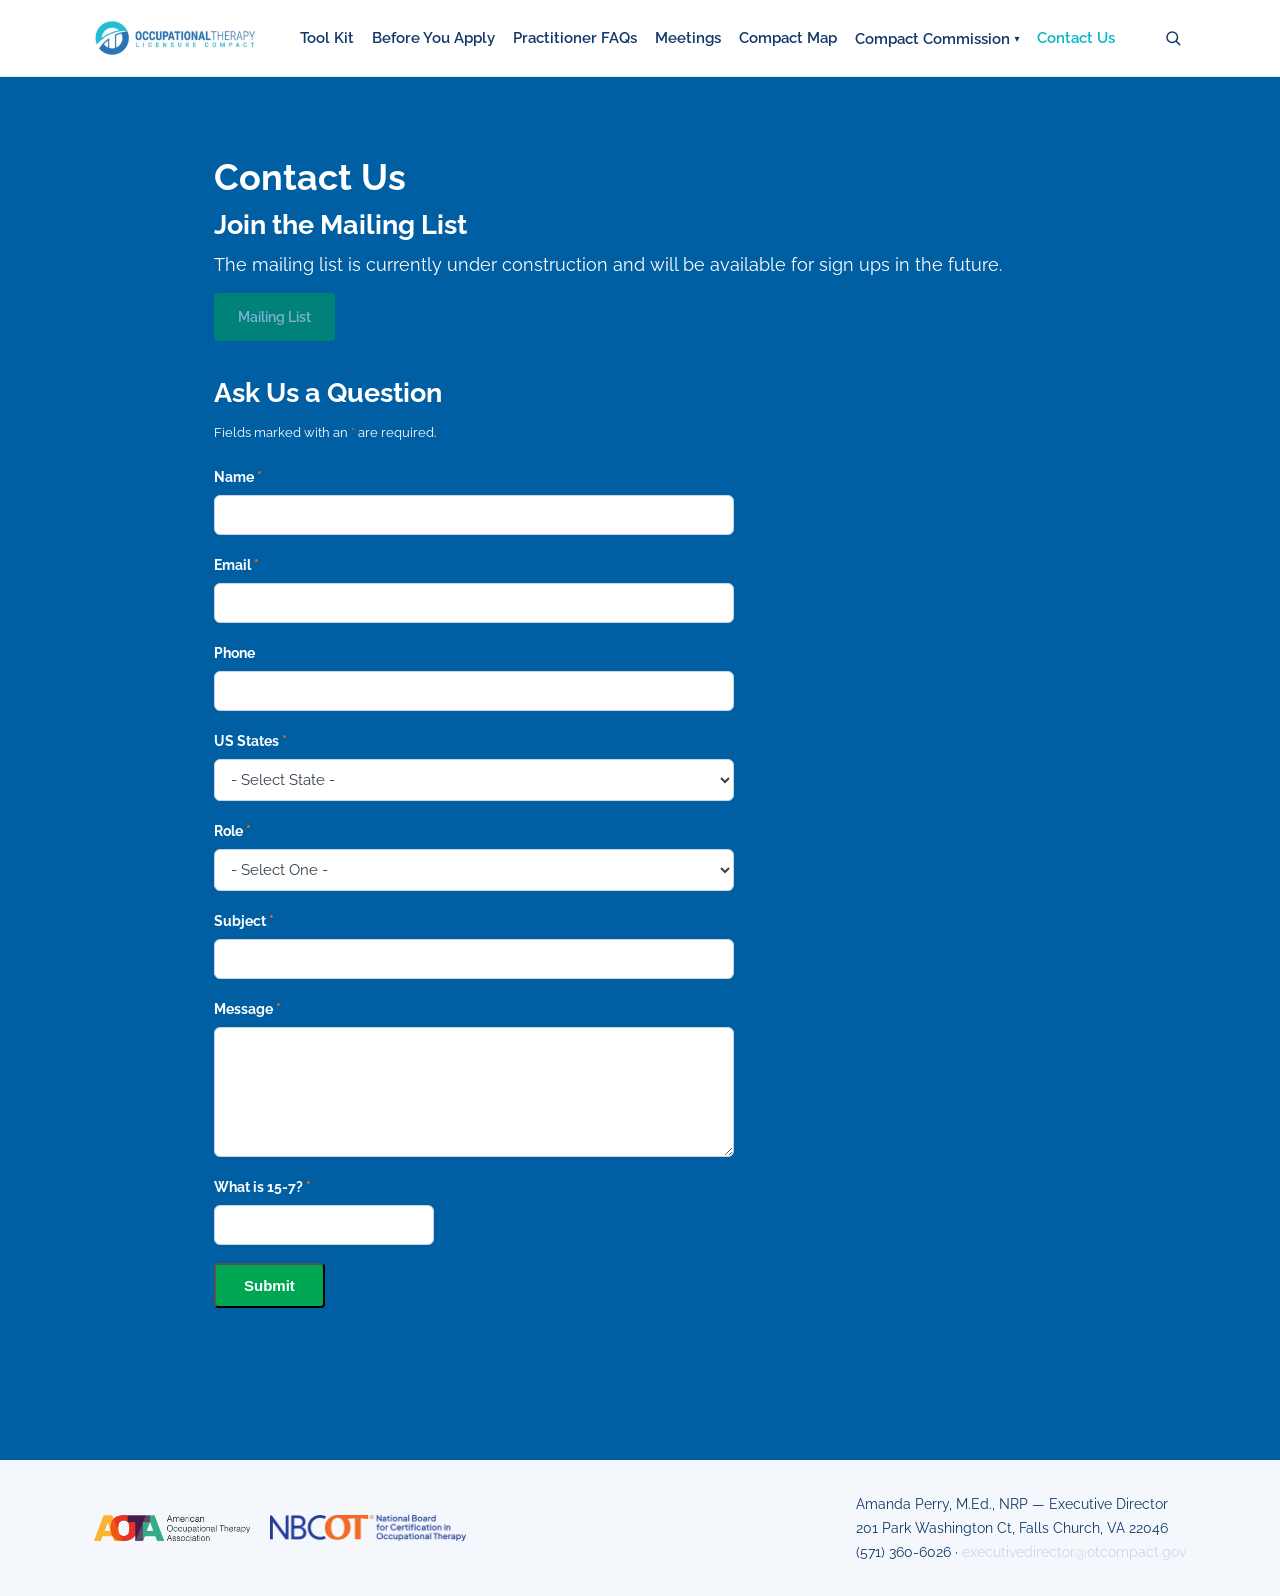
<file: contact.html>
<!doctype html>
<html lang="en">
<head>
<meta charset="UTF-8">
<meta name="viewport" content="width=device-width, initial-scale=1.0">
<title>Contact Us — Local Draft Copy</title>
<link rel="preconnect" href="https://fonts.googleapis.com">
<link rel="stylesheet" href="https://fonts.googleapis.com/css2?family=Raleway:wght@400;500;600;700;800&display=swap">
<link rel="stylesheet" href="style.css">
</head>
<body>

<!--
  Rebuilt from the real page source (otcompact.gov/contact-2/), pulled
  directly by Deb on 2026-09-10. This is the page Katie said she'd
  turned off — the real live page confirms it: the "Mailing List"
  button under "Join the Mailing List" has no destination at all
  (role="button", no href — a dead link on the live site right now),
  and the "Ask Us a Question" form below it is a Ninja Forms contact
  form. All the real fields are rebuilt below (Name, Email, Phone, US
  States, Role, Subject, Message, plus the site's existing "What is
  15-7?" spam-check question) with the real option lists, but this is
  STATIC HTML with no backend — it can't actually send anything. The
  project scope is CSS/visual redesign only, not backend dev, so
  wiring a real submit target (Ninja Forms again, or something else)
  is a separate decision for the team, not something to guess at here.
  Submitting the draft form just shows an on-page note saying so
  instead of silently doing nothing.

  The real page also has a "News Archive" sidebar (year links down the
  left) — turns out that's not unique to Contact, it's a WordPress
  default sidebar that also showed up on a search-results page Deb
  pulled separately, so it's more of a template artifact than
  deliberate content for this page. Per Deb, nixed here: dropped
  entirely, page is full-width like every other page in this draft.
-->

<header class="site-header">
  <div class="header-inner">
    <a href="index.html" class="logo"><img src="images/ot-compact-logo.png" alt="OT Compact" class="logo-img"></a>
    <nav class="main-nav" id="main-nav">
      <a href="toolkit.html">Tool Kit</a>
      <a href="before-you-apply.html">Before You Apply</a>
      <a href="faqs.html">Practitioner FAQs</a>
      <a href="meetings.html">Meetings</a>
      <a href="compact-map.html">Compact Map</a>
      <div class="nav-item-dropdown">
        <button type="button" class="nav-dropdown-trigger" id="cc-dropdown-trigger" aria-expanded="false" aria-controls="cc-dropdown-menu">Compact Commission <span class="caret" aria-hidden="true">&#9662;</span></button>
        <ul class="nav-dropdown-menu" id="cc-dropdown-menu" hidden>
          <li><button type="button" class="nav-dropdown-back" data-trigger="cc-dropdown-trigger">&larr; Back to menu</button></li>
          <li><a href="compact-commission.html">Overview</a></li>
          <li><a href="state-commissioners.html">State Commissioners</a></li>
          <li><a href="otcc-annual-reports.html">OTCC Annual Reports</a></li>
          <li><a href="governance-documents.html">Governance Documents</a></li>
          <li><a href="rulemaking.html">Rulemaking</a></li>
          <li><a href="committee-information.html">Committee Information</a></li>
        </ul>
      </div>
      <a href="contact.html" class="active">Contact Us</a>
    </nav>
    <div class="header-icons">
      <button type="button" class="nav-search-toggle" id="site-search-toggle" aria-expanded="false" aria-controls="site-search-bar" aria-label="Search this site"><svg width="18" height="18" viewBox="0 0 24 24" fill="none" stroke="currentColor" stroke-width="2" stroke-linecap="round" stroke-linejoin="round" aria-hidden="true"><circle cx="11" cy="11" r="7"></circle><line x1="21" y1="21" x2="16.65" y2="16.65"></line></svg></button>
      <button type="button" class="nav-menu-toggle" id="site-menu-toggle" aria-expanded="false" aria-controls="main-nav" aria-label="Open menu"><svg width="20" height="20" viewBox="0 0 24 24" fill="none" stroke="currentColor" stroke-width="2" stroke-linecap="round" stroke-linejoin="round" aria-hidden="true"><line x1="3" y1="6" x2="21" y2="6"></line><line x1="3" y1="12" x2="21" y2="12"></line><line x1="3" y1="18" x2="21" y2="18"></line></svg></button>
    </div>
  </div>
</header>

<div class="site-search-bar" id="site-search-bar" hidden>
  <form class="search-bar-inner site-search-form" id="site-search-form" role="search">
    <input type="search" name="s" placeholder="Search otcompact.gov..." aria-label="Search">
    <button type="submit" class="search-submit" aria-label="Submit search"><svg width="18" height="18" viewBox="0 0 24 24" fill="none" stroke="currentColor" stroke-width="2" stroke-linecap="round" stroke-linejoin="round" aria-hidden="true"><circle cx="11" cy="11" r="7"></circle><line x1="21" y1="21" x2="16.65" y2="16.65"></line></svg></button>
  </form>
  <p class="site-search-note" id="site-search-note" hidden>This box is styled to match the real site's search, but it isn't wired to anything in this static draft — the real WordPress search stays as-is and gets reconnected once this design is ported over.</p>
</div>

<main>
    <article class="article-body">
      <header class="article-header">
        <h1>Contact Us</h1>
      </header>

      <section class="content-card">
        <h2>Join the Mailing List</h2>
        <p>The mailing list is currently under construction and will be available for sign ups in the future.</p>
        <!-- Real site: this button has no href at all right now — kept as-is, not a bug in this draft. -->
        <a role="button" class="btn btn-secondary btn-disabled" aria-disabled="true">Mailing List</a>
      </section>

      <section class="content-card">
        <h2>Ask Us a Question</h2>
        <p class="byline">Fields marked with an <span class="req">*</span> are required.</p>

        <form class="contact-form" id="draft-contact-form" novalidate>
          <div class="form-row">
            <label for="cf-name">Name <span class="req">*</span></label>
            <input type="text" id="cf-name" name="name" required>
          </div>

          <div class="form-row">
            <label for="cf-email">Email <span class="req">*</span></label>
            <input type="email" id="cf-email" name="email" required>
          </div>

          <div class="form-row">
            <label for="cf-phone">Phone</label>
            <input type="tel" id="cf-phone" name="phone">
          </div>

          <div class="form-row">
            <label for="cf-state">US States <span class="req">*</span></label>
            <select id="cf-state" name="state" required>
              <option value="">- Select State -</option>
              <option>Alabama</option><option>Alaska</option><option>Arizona</option><option>Arkansas</option>
              <option>California</option><option>Colorado</option><option>Connecticut</option><option>Delaware</option>
              <option>Florida</option><option>Georgia</option><option>Hawaii</option><option>Idaho</option>
              <option>Illinois</option><option>Indiana</option><option>Iowa</option><option>Kansas</option>
              <option>Kentucky</option><option>Louisiana</option><option>Maine</option><option>Maryland</option>
              <option>Massachusetts</option><option>Michigan</option><option>Minnesota</option><option>Mississippi</option>
              <option>Missouri</option><option>Montana</option><option>Nebraska</option><option>Nevada</option>
              <option>New Hampshire</option><option>New Jersey</option><option>New Mexico</option><option>New York</option>
              <option>North Carolina</option><option>North Dakota</option><option>Ohio</option><option>Oklahoma</option>
              <option>Oregon</option><option>Pennsylvania</option><option>Rhode Island</option><option>South Carolina</option>
              <option>South Dakota</option><option>Tennessee</option><option>Texas</option><option>Utah</option>
              <option>Vermont</option><option>Virginia</option><option>Washington</option><option>West Virginia</option>
              <option>Wisconsin</option><option>Wyoming</option><option>Washington DC</option>
              <option>Armed Forces Africa / Canada / Europe / Middle East</option>
              <option>Armed Forces America (except Canada)</option>
              <option>Armed Forces Pacific</option>
            </select>
          </div>

          <div class="form-row">
            <label for="cf-role">Role <span class="req">*</span></label>
            <select id="cf-role" name="role" required>
              <option value="">- Select One -</option>
              <option>Practitioner</option>
              <option>Client</option>
              <option>State Official</option>
              <option>Lobbyist</option>
              <option>Other</option>
            </select>
          </div>

          <div class="form-row">
            <label for="cf-subject">Subject <span class="req">*</span></label>
            <input type="text" id="cf-subject" name="subject" required>
          </div>

          <div class="form-row">
            <label for="cf-message">Message <span class="req">*</span></label>
            <textarea id="cf-message" name="message" rows="6" required></textarea>
          </div>

          <div class="form-row form-row-narrow">
            <label for="cf-spam">What is 15-7? <span class="req">*</span></label>
            <input type="text" id="cf-spam" name="spam-check" required>
          </div>

          <button type="submit" class="btn btn-primary">Submit</button>
          <p class="form-note" id="draft-form-note" hidden>This is a static draft — the form isn't connected to anything yet. The real version needs a form backend wired up before it can actually send.</p>
        </form>
      </section>

    </article>
</main>

<footer class="site-footer">
  <div class="footer-inner">
    <div class="footer-logos"><img src="images/aota-logo.png" alt="American Occupational Therapy Association (AOTA)" class="footer-logo-img"><img src="images/nbcot-logo.png" alt="National Board for Certification in Occupational Therapy (NBCOT)" class="footer-logo-img"></div>
    <div class="footer-contact">
      Amanda Perry, M.Ed., NRP — Executive Director<br>
      201 Park Washington Ct, Falls Church, VA 22046<br>
      (571) 360-6026 &middot; <a href="mailto:executivedirector@otcompact.gov" style="color:#C7D7E8;">executivedirector@otcompact.gov</a>
    </div>
  </div>
</footer>

<script>
document.getElementById('draft-contact-form').addEventListener('submit', function (e) {
  e.preventDefault();
  document.getElementById('draft-form-note').hidden = false;
});
</script>

<script src="header-search.js"></script>
<script src="nav-dropdown.js"></script>
<script src="nav-mobile.js"></script>

</body>
</html>
</file>
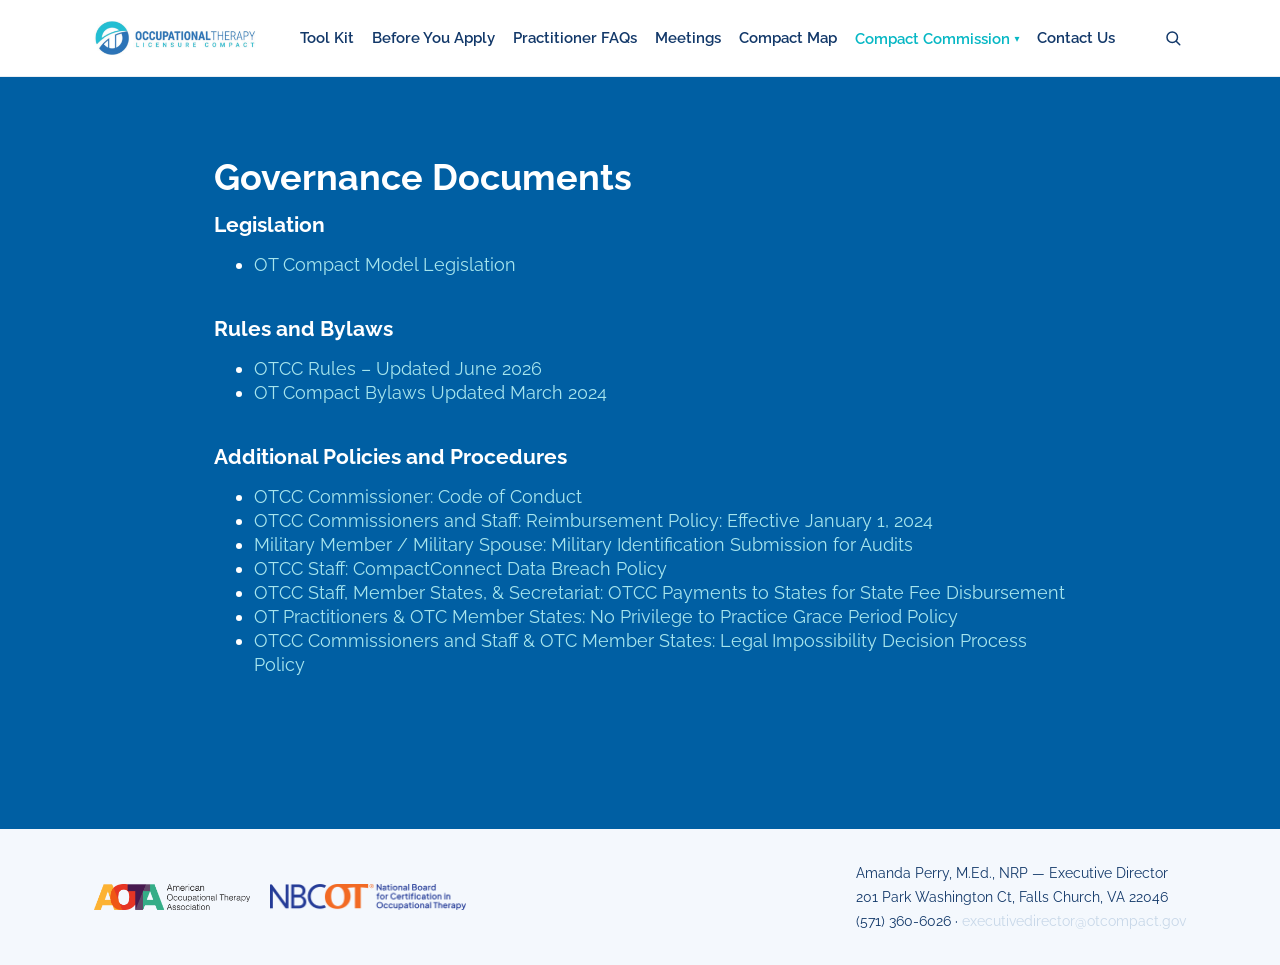
<file: governance-documents.html>
<!doctype html>
<html lang="en">
<head>
<meta charset="UTF-8">
<meta name="viewport" content="width=device-width, initial-scale=1.0">
<title>Governance Documents — Local Draft Copy</title>
<link rel="preconnect" href="https://fonts.googleapis.com">
<link rel="stylesheet" href="https://fonts.googleapis.com/css2?family=Raleway:wght@400;500;600;700;800&display=swap">
<link rel="stylesheet" href="style.css">
</head>
<body>

<!--
  Rebuilt from the real page source (otcompact.gov/ot-compact-commission/governance-documents/),
  via the same pdftotext + PyMuPDF link-extraction pass used for State
  Commissioners and OTCC Annual Reports (Deb's raw HTML paste for this
  batch of 5 subpages got cut off before saving). The 3 section headers
  (Legislation / Rules and Bylaws / Additional Policies and Procedures)
  and all 10 real document links + their real PDF targets below are the
  real current content.

  Per the real WP source Deb pasted earlier, this page's body had a
  stray `<style>.post-content .entry-content .post-title {display:
  none;}</style>` sitting inline in the content — a WordPress template
  quirk seen on a few other real pages too (Home, Committee
  Information), not deliberate content. Since that raw HTML is what got
  cut off, it isn't reproduced here byte-for-byte, but it's not needed —
  it has no visible effect and won't carry over to a rebuilt WordPress
  template anyway.
-->
<header class="site-header">
  <div class="header-inner">
    <a href="index.html" class="logo"><img src="images/ot-compact-logo.png" alt="OT Compact" class="logo-img"></a>
    <nav class="main-nav" id="main-nav">
      <a href="toolkit.html">Tool Kit</a>
      <a href="before-you-apply.html">Before You Apply</a>
      <a href="faqs.html">Practitioner FAQs</a>
      <a href="meetings.html">Meetings</a>
      <a href="compact-map.html">Compact Map</a>
      <div class="nav-item-dropdown">
        <button type="button" class="nav-dropdown-trigger active" id="cc-dropdown-trigger" aria-expanded="false" aria-controls="cc-dropdown-menu">Compact Commission <span class="caret" aria-hidden="true">&#9662;</span></button>
        <ul class="nav-dropdown-menu" id="cc-dropdown-menu" hidden>
          <li><button type="button" class="nav-dropdown-back" data-trigger="cc-dropdown-trigger">&larr; Back to menu</button></li>
          <li><a href="compact-commission.html">Overview</a></li>
          <li><a href="state-commissioners.html">State Commissioners</a></li>
          <li><a href="otcc-annual-reports.html">OTCC Annual Reports</a></li>
          <li><a href="governance-documents.html" class="active">Governance Documents</a></li>
          <li><a href="rulemaking.html">Rulemaking</a></li>
          <li><a href="committee-information.html">Committee Information</a></li>
        </ul>
      </div>
      <a href="contact.html">Contact Us</a>
    </nav>
    <div class="header-icons">
      <button type="button" class="nav-search-toggle" id="site-search-toggle" aria-expanded="false" aria-controls="site-search-bar" aria-label="Search this site"><svg width="18" height="18" viewBox="0 0 24 24" fill="none" stroke="currentColor" stroke-width="2" stroke-linecap="round" stroke-linejoin="round" aria-hidden="true"><circle cx="11" cy="11" r="7"></circle><line x1="21" y1="21" x2="16.65" y2="16.65"></line></svg></button>
      <button type="button" class="nav-menu-toggle" id="site-menu-toggle" aria-expanded="false" aria-controls="main-nav" aria-label="Open menu"><svg width="20" height="20" viewBox="0 0 24 24" fill="none" stroke="currentColor" stroke-width="2" stroke-linecap="round" stroke-linejoin="round" aria-hidden="true"><line x1="3" y1="6" x2="21" y2="6"></line><line x1="3" y1="12" x2="21" y2="12"></line><line x1="3" y1="18" x2="21" y2="18"></line></svg></button>
    </div>
  </div>
</header>

<div class="site-search-bar" id="site-search-bar" hidden>
  <form class="search-bar-inner site-search-form" id="site-search-form" role="search">
    <input type="search" name="s" placeholder="Search otcompact.gov..." aria-label="Search">
    <button type="submit" class="search-submit" aria-label="Submit search"><svg width="18" height="18" viewBox="0 0 24 24" fill="none" stroke="currentColor" stroke-width="2" stroke-linecap="round" stroke-linejoin="round" aria-hidden="true"><circle cx="11" cy="11" r="7"></circle><line x1="21" y1="21" x2="16.65" y2="16.65"></line></svg></button>
  </form>
  <p class="site-search-note" id="site-search-note" hidden>This box is styled to match the real site's search, but it isn't wired to anything in this static draft — the real WordPress search stays as-is and gets reconnected once this design is ported over.</p>
</div>

<main>
  <article class="article-body">

    <header class="article-header">
      <h1>Governance Documents</h1>
    </header>

    <div class="content-card">
      <h3>Legislation</h3>
      <ul>
        <li><a href="https://otcompact.gov/wp-content/uploads/2022/03/Final_Occupational_Therapy_Compact_3.1.2022pdf.pdf" target="_blank" rel="noopener">OT Compact Model Legislation</a></li>
      </ul>
    </div>

    <div class="content-card">
      <h3>Rules and Bylaws</h3>
      <ul>
        <li><a href="https://otcompact.gov/wp-content/uploads/2026/06/OTC-Rules-Content-Updated-June-2026.pdf" target="_blank" rel="noopener">OTCC Rules – Updated June 2026</a></li>
        <li><a href="https://otcompact.gov/wp-content/uploads/2024/03/OTCC-Bylaws_approved-by-OTCC-on-3.20.24.pdf" target="_blank" rel="noopener">OT Compact Bylaws Updated March 2024</a></li>
      </ul>
    </div>

    <div class="content-card">
      <h3>Additional Policies and Procedures</h3>
      <ul>
        <li><a href="https://otcompact.gov/wp-content/uploads/2023/12/3-OT-Code-of-Conduct.pdf" target="_blank" rel="noopener">OTCC Commissioner: Code of Conduct</a></li>
        <li><a href="https://otcompact.gov/wp-content/uploads/2023/12/Reimbursement-Policy_Effective-Jan.-1-2024.pdf" target="_blank" rel="noopener">OTCC Commissioners and Staff: Reimbursement Policy: Effective January 1, 2024</a></li>
        <li><a href="https://otcompact.gov/wp-content/uploads/2026/01/Military-Identification-Submission-Audit-Policy_effective-1.8.25.pdf" target="_blank" rel="noopener">Military Member / Military Spouse: Military Identification Submission for Audits</a></li>
        <li><a href="https://otcompact.gov/wp-content/uploads/2025/10/Data-Breach-Policy-for-CompactConnect_November-2025.pdf" target="_blank" rel="noopener">OTCC Staff: CompactConnect Data Breach Policy</a></li>
        <li><a href="https://otcompact.gov/wp-content/uploads/2026/01/Policy-for-Monthly-Payments-to-States_effective-2.12.26.pdf" target="_blank" rel="noopener">OTCC Staff, Member States, &amp; Secretariat: OTCC Payments to States for State Fee Disbursement</a></li>
        <li><a href="https://otcompact.gov/wp-content/uploads/2026/08/No-Grace-Period-Policy-for-Privileges-to-Practice_July-2026.pdf" target="_blank" rel="noopener">OT Practitioners &amp; OTC Member States: No Privilege to Practice Grace Period Policy</a></li>
        <li><a href="https://otcompact.gov/wp-content/uploads/2026/08/Legal-Impossibility-Decision-Process-Policy_July-2026.pdf" target="_blank" rel="noopener">OTCC Commissioners and Staff &amp; OTC Member States: Legal Impossibility Decision Process Policy</a></li>
      </ul>
    </div>

  </article>
</main>

<footer class="site-footer">
  <div class="footer-inner">
    <div class="footer-logos"><img src="images/aota-logo.png" alt="American Occupational Therapy Association (AOTA)" class="footer-logo-img"><img src="images/nbcot-logo.png" alt="National Board for Certification in Occupational Therapy (NBCOT)" class="footer-logo-img"></div>
    <div class="footer-contact">
      Amanda Perry, M.Ed., NRP — Executive Director<br>
      201 Park Washington Ct, Falls Church, VA 22046<br>
      (571) 360-6026 &middot; <a href="mailto:executivedirector@otcompact.gov" style="color:#C7D7E8;">executivedirector@otcompact.gov</a>
    </div>
  </div>
</footer>

<script src="header-search.js"></script>
<script src="nav-dropdown.js"></script>
<script src="nav-mobile.js"></script>

</body>
</html>
</file>
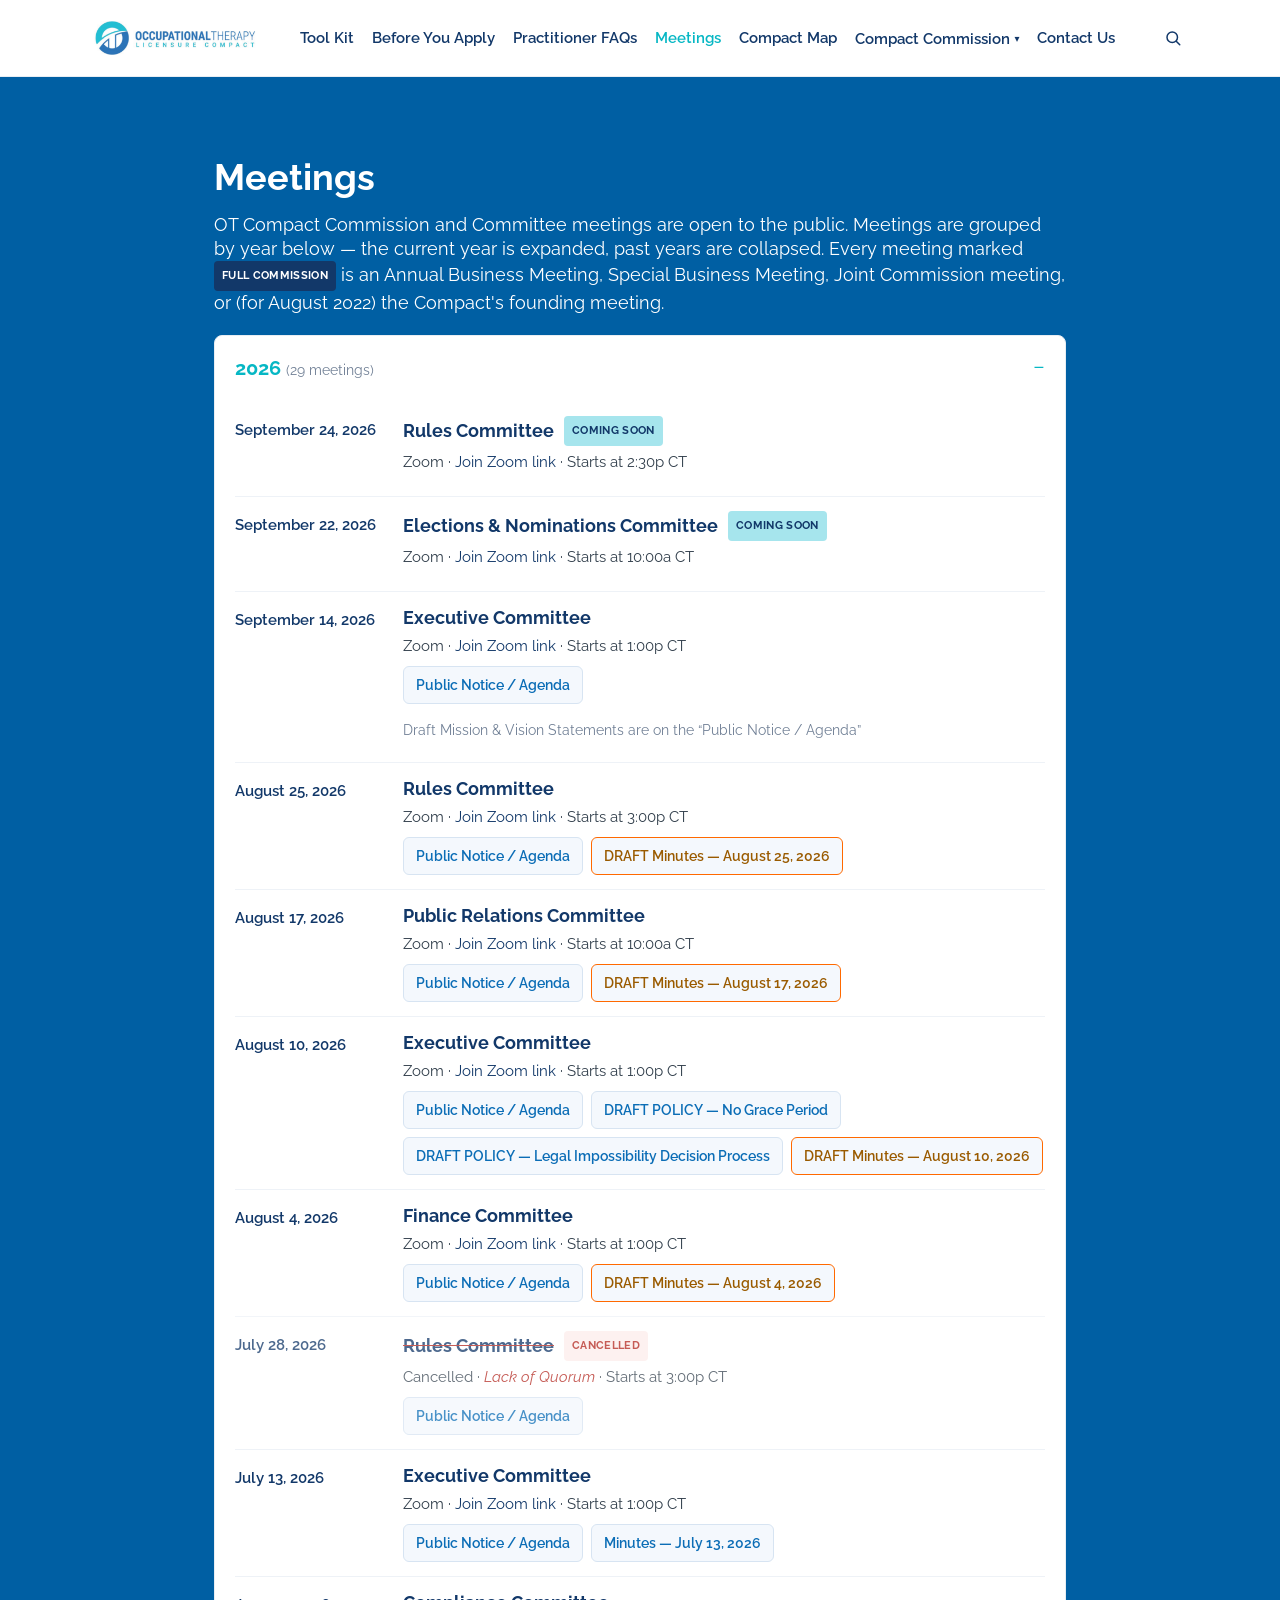
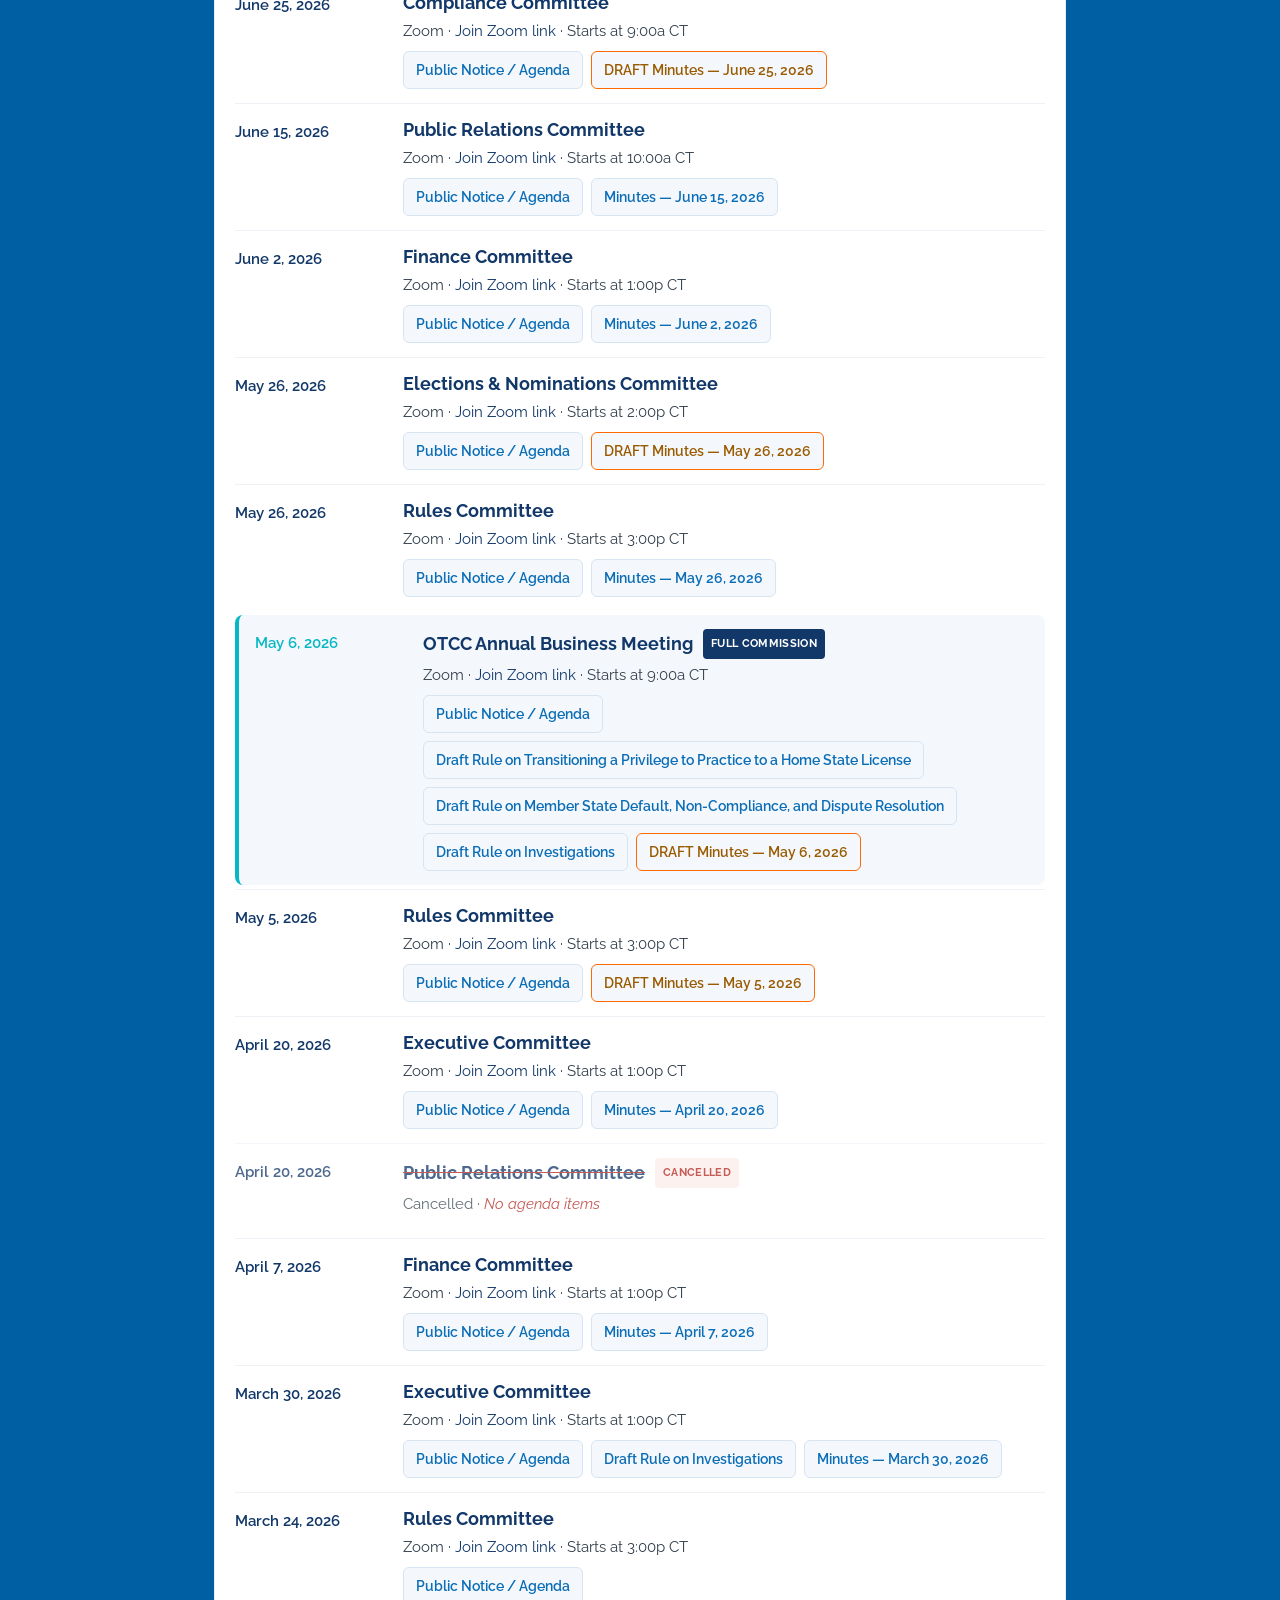
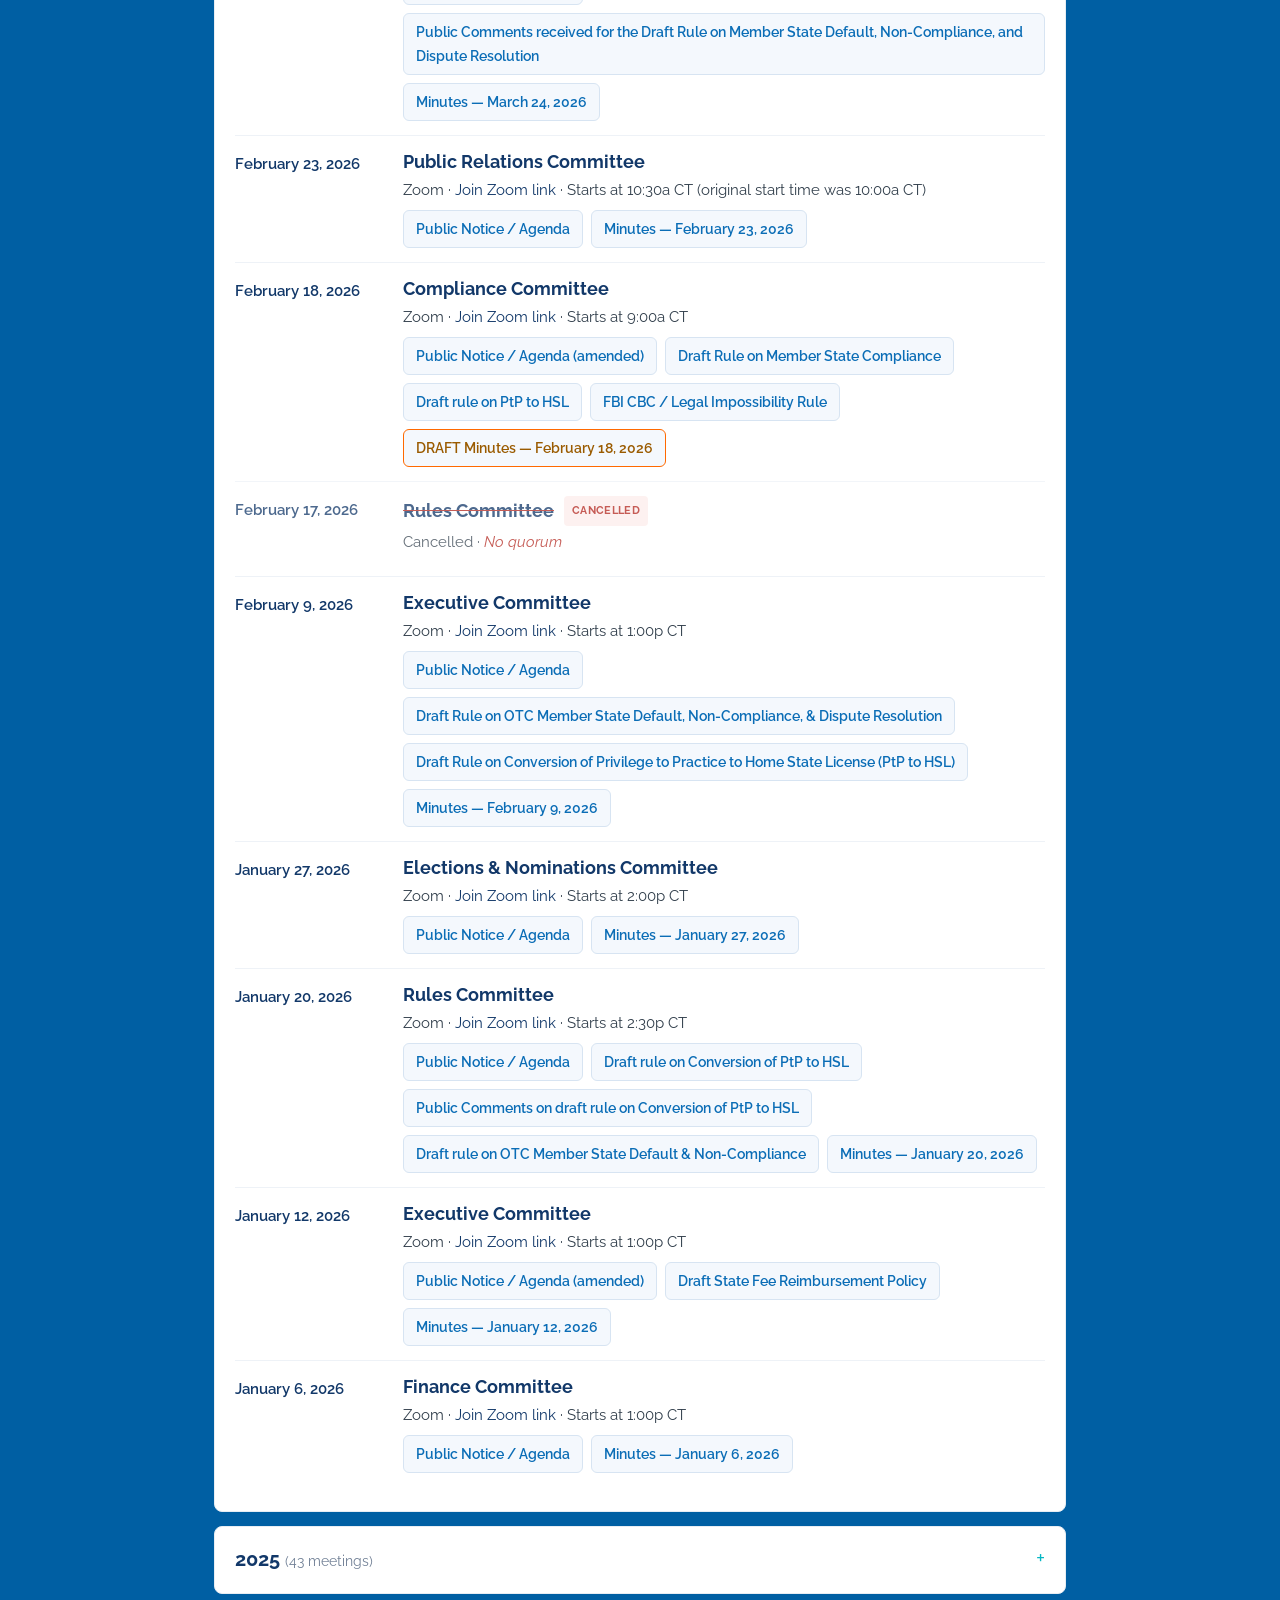
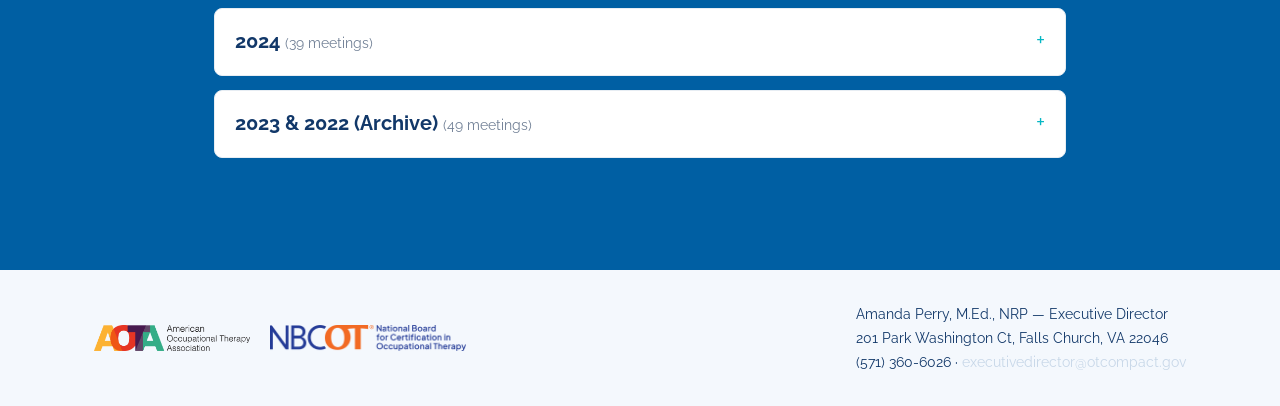
<file: meetings.html>
<!doctype html>
<html lang="en">
<head>
<meta charset="UTF-8">
<meta name="viewport" content="width=device-width, initial-scale=1.0">
<title>Meetings — Local Draft Copy</title>
<link rel="preconnect" href="https://fonts.googleapis.com">
<link rel="stylesheet" href="https://fonts.googleapis.com/css2?family=Raleway:wght@400;500;600;700;800&display=swap">
<link rel="stylesheet" href="style.css">
</head>
<body>

<!--
  Consolidated Meetings page, built from the real page source for all
  four Meetings pages on the live site (Meetings 2026, Meetings 2025,
  Meetings 2024, Meetings Archive/2023-2022), pulled by Deb on
  2026-09-11. This replaces the live site's dropdown-to-4-separate-pages
  structure with one page, per the client's own kickoff request that
  "all meetings consolidated on one page" -- confirmed with Deb before
  building this way.

  Per the team's punch-list notes for this page:
    - "turn buried table links into visible buttons" -- every real
      Agenda/Documents/Minutes link is now a button-styled link instead
      of plain text inside a table cell.
    - "add status tags" -- Cancelled / Rescheduled / Coming Soon show as
      colored badges next to the meeting name; draft minutes are flagged
      too.
    - "collapse expired meetings" -- each year is a collapsible section;
      only the current year (2026) is open by default.
    - "make Annual Business Meetings visually distinct" -- every real
      OTCC Annual Business Meeting, Special Business Meeting, Joint
      Commission meeting, and the August 2022 founding "Commission"
      meeting gets a highlighted card with a "Full Commission" badge,
      instead of blending into the regular committee rows.

  DATA COMPLETENESS -- read before touching the 2024/Archive sections:
  Every 2026 and 2025 row below (dates, committee names, locations,
  status, and every Agenda/Documents/Minutes link) is complete, real
  content -- reconstructed from a full-width print export of those two
  real pages, nothing invented. The 2024 and Archive (2023-2022) exports
  Deb pulled, though, were printed from a version of the table wider
  than the page: the Documents/Minutes columns aren't in that export at
  all, and most Agenda links are visibly cut off mid-filename with no
  way to recover the missing part. Rather than link to a broken real URL
  or guess the rest of a real filename, those two years only carry real
  Date/Meeting/Location/status data -- Agenda/Documents/Minutes for
  2022-2024 are intentionally left out, flagged in the section itself,
  until Deb can pull a corrected export.

  All Agenda/Documents/Minutes links that ARE included point at their
  real, live otcompact.gov/zoom.us URLs (external), so they work here
  exactly like the Compact Commission and Compact Map external links do
  elsewhere in this draft -- not a "static, unwired" placeholder like
  the Contact form or the search bar.

  The site's real search bar and site-wide search icon in the header are
  the same shared, visual-only component used on every other page (see
  header-search.js) -- not rebuilt here.
-->

<header class="site-header">
  <div class="header-inner">
    <a href="index.html" class="logo"><img src="images/ot-compact-logo.png" alt="OT Compact" class="logo-img"></a>
    <nav class="main-nav" id="main-nav">
      <a href="toolkit.html">Tool Kit</a>
      <a href="before-you-apply.html">Before You Apply</a>
      <a href="faqs.html">Practitioner FAQs</a>
      <a href="meetings.html" class="active">Meetings</a>
      <a href="compact-map.html">Compact Map</a>
      <div class="nav-item-dropdown">
        <button type="button" class="nav-dropdown-trigger" id="cc-dropdown-trigger" aria-expanded="false" aria-controls="cc-dropdown-menu">Compact Commission <span class="caret" aria-hidden="true">&#9662;</span></button>
        <ul class="nav-dropdown-menu" id="cc-dropdown-menu" hidden>
          <li><button type="button" class="nav-dropdown-back" data-trigger="cc-dropdown-trigger">&larr; Back to menu</button></li>
          <li><a href="compact-commission.html">Overview</a></li>
          <li><a href="state-commissioners.html">State Commissioners</a></li>
          <li><a href="otcc-annual-reports.html">OTCC Annual Reports</a></li>
          <li><a href="governance-documents.html">Governance Documents</a></li>
          <li><a href="rulemaking.html">Rulemaking</a></li>
          <li><a href="committee-information.html">Committee Information</a></li>
        </ul>
      </div>
      <a href="contact.html">Contact Us</a>
    </nav>
    <div class="header-icons">
      <button type="button" class="nav-search-toggle" id="site-search-toggle" aria-expanded="false" aria-controls="site-search-bar" aria-label="Search this site"><svg width="18" height="18" viewBox="0 0 24 24" fill="none" stroke="currentColor" stroke-width="2" stroke-linecap="round" stroke-linejoin="round" aria-hidden="true"><circle cx="11" cy="11" r="7"></circle><line x1="21" y1="21" x2="16.65" y2="16.65"></line></svg></button>
      <button type="button" class="nav-menu-toggle" id="site-menu-toggle" aria-expanded="false" aria-controls="main-nav" aria-label="Open menu"><svg width="20" height="20" viewBox="0 0 24 24" fill="none" stroke="currentColor" stroke-width="2" stroke-linecap="round" stroke-linejoin="round" aria-hidden="true"><line x1="3" y1="6" x2="21" y2="6"></line><line x1="3" y1="12" x2="21" y2="12"></line><line x1="3" y1="18" x2="21" y2="18"></line></svg></button>
    </div>
  </div>
</header>

<div class="site-search-bar" id="site-search-bar" hidden>
  <form class="search-bar-inner site-search-form" id="site-search-form" role="search">
    <input type="search" name="s" placeholder="Search otcompact.gov..." aria-label="Search">
    <button type="submit" class="search-submit" aria-label="Submit search"><svg width="18" height="18" viewBox="0 0 24 24" fill="none" stroke="currentColor" stroke-width="2" stroke-linecap="round" stroke-linejoin="round" aria-hidden="true"><circle cx="11" cy="11" r="7"></circle><line x1="21" y1="21" x2="16.65" y2="16.65"></line></svg></button>
  </form>
  <p class="site-search-note" id="site-search-note" hidden>This box is styled to match the real site's search, but it isn't wired to anything in this static draft — the real WordPress search stays as-is and gets reconnected once this design is ported over.</p>
</div>

<main>
  <article class="article-body">

    <header class="article-header">
      <h1>Meetings</h1>
    </header>

    <p class="meetings-intro">OT Compact Commission and Committee meetings are open to the public. Meetings are grouped by year below — the current year is expanded, past years are collapsed. Every meeting marked <span class="abm-badge" style="vertical-align:2px;">Full Commission</span> is an Annual Business Meeting, Special Business Meeting, Joint Commission meeting, or (for August 2022) the Compact's founding meeting.</p>

    <div class="meetings-list">
      <details class="meeting-year" id="meetings-2026" open>
        <summary>2026 <span class="meeting-count">(29 meetings)</span></summary>
        <div class="meeting-year-body">
<div class="meeting-row">
  <div class="meeting-date">September 24, 2026</div>
  <div class="meeting-body">
    <div class="meeting-title-row">
      <span class="meeting-name">Rules Committee</span>
      <span class="status-badge status-coming-soon">Coming Soon</span>
    </div>
    <div class="meeting-location">Zoom &middot; <a href="https://zoom.us/j/91054403888" target="_blank" rel="noopener">Join Zoom link</a> &middot; Starts at 2:30p CT</div>
  </div>
</div>
<div class="meeting-row">
  <div class="meeting-date">September 22, 2026</div>
  <div class="meeting-body">
    <div class="meeting-title-row">
      <span class="meeting-name">Elections &amp; Nominations Committee</span>
      <span class="status-badge status-coming-soon">Coming Soon</span>
    </div>
    <div class="meeting-location">Zoom &middot; <a href="https://zoom.us/j/94429476392" target="_blank" rel="noopener">Join Zoom link</a> &middot; Starts at 10:00a CT</div>
  </div>
</div>
<div class="meeting-row">
  <div class="meeting-date">September 14, 2026</div>
  <div class="meeting-body">
    <div class="meeting-title-row">
      <span class="meeting-name">Executive Committee</span>
      
    </div>
    <div class="meeting-location">Zoom &middot; <a href="https://zoom.us/j/92298317763" target="_blank" rel="noopener">Join Zoom link</a> &middot; Starts at 1:00p CT</div>
    <div class="meeting-links"><a class="btn-meeting" href="https://otcompact.gov/wp-content/uploads/2026/09/7_Agenda_OTCC-Executive-Committee_9.14.26.pdf" target="_blank" rel="noopener">Public Notice / Agenda</a><span class="btn-meeting btn-meeting-plain">Draft Mission &amp; Vision Statements are on the “Public Notice / Agenda”</span></div>
  </div>
</div>
<div class="meeting-row">
  <div class="meeting-date">August 25, 2026</div>
  <div class="meeting-body">
    <div class="meeting-title-row">
      <span class="meeting-name">Rules Committee</span>
      
    </div>
    <div class="meeting-location">Zoom &middot; <a href="https://zoom.us/j/91054403888" target="_blank" rel="noopener">Join Zoom link</a> &middot; Starts at 3:00p CT</div>
    <div class="meeting-links"><a class="btn-meeting" href="https://otcompact.gov/wp-content/uploads/2026/08/7-OTCC-Rules-Committee-Agenda_8.25.26.pdf" target="_blank" rel="noopener">Public Notice / Agenda</a><a class="btn-meeting btn-meeting-draft" href="https://otcompact.gov/wp-content/uploads/2026/08/6-OTCC-Rules-Committee-minutes_8.25.26.pdf" target="_blank" rel="noopener">DRAFT Minutes — August 25, 2026</a></div>
  </div>
</div>
<div class="meeting-row">
  <div class="meeting-date">August 17, 2026</div>
  <div class="meeting-body">
    <div class="meeting-title-row">
      <span class="meeting-name">Public Relations Committee</span>
      
    </div>
    <div class="meeting-location">Zoom &middot; <a href="https://zoom.us/j/96596004088" target="_blank" rel="noopener">Join Zoom link</a> &middot; Starts at 10:00a CT</div>
    <div class="meeting-links"><a class="btn-meeting" href="https://otcompact.gov/wp-content/uploads/2026/08/3_OTCC-PR-Committee_Agenda_8.17.26.pdf" target="_blank" rel="noopener">Public Notice / Agenda</a><a class="btn-meeting btn-meeting-draft" href="https://otcompact.gov/wp-content/uploads/2026/08/3_OTCC-Public-Relations-Committee-Minutes_8.17.26.pdf" target="_blank" rel="noopener">DRAFT Minutes — August 17, 2026</a></div>
  </div>
</div>
<div class="meeting-row">
  <div class="meeting-date">August 10, 2026</div>
  <div class="meeting-body">
    <div class="meeting-title-row">
      <span class="meeting-name">Executive Committee</span>
      
    </div>
    <div class="meeting-location">Zoom &middot; <a href="https://zoom.us/j/92298317763" target="_blank" rel="noopener">Join Zoom link</a> &middot; Starts at 1:00p CT</div>
    <div class="meeting-links"><a class="btn-meeting" href="https://otcompact.gov/wp-content/uploads/2026/08/6_Agenda_OTCC-Executive-Committee_8.10.26.pdf" target="_blank" rel="noopener">Public Notice / Agenda</a><a class="btn-meeting" href="https://otcompact.gov/wp-content/uploads/2026/08/DRAFT-No-Grace-Period-Policy-for-Privileges-to-Practice_July-2026.pdf" target="_blank" rel="noopener">DRAFT POLICY — No Grace Period</a><a class="btn-meeting" href="https://otcompact.gov/wp-content/uploads/2026/08/DRAFT-Legal-Impossibility-Decision-Process-Policy_July-2026.pdf" target="_blank" rel="noopener">DRAFT POLICY — Legal Impossibility Decision Process</a><a class="btn-meeting btn-meeting-draft" href="https://otcompact.gov/wp-content/uploads/2026/08/6-OTCC-Executive-Committee-Minutes_8.10.26.pdf" target="_blank" rel="noopener">DRAFT Minutes — August 10, 2026</a></div>
  </div>
</div>
<div class="meeting-row">
  <div class="meeting-date">August 4, 2026</div>
  <div class="meeting-body">
    <div class="meeting-title-row">
      <span class="meeting-name">Finance Committee</span>
      
    </div>
    <div class="meeting-location">Zoom &middot; <a href="https://zoom.us/j/97406016703" target="_blank" rel="noopener">Join Zoom link</a> &middot; Starts at 1:00p CT</div>
    <div class="meeting-links"><a class="btn-meeting" href="https://otcompact.gov/wp-content/uploads/2026/07/4-OTCC-Finance-Committee-Agenda_8.4.26.pdf" target="_blank" rel="noopener">Public Notice / Agenda</a><a class="btn-meeting btn-meeting-draft" href="https://otcompact.gov/wp-content/uploads/2026/08/4_OTCC-Finance-Committee-Minutes_8.4.26.pdf" target="_blank" rel="noopener">DRAFT Minutes — August 4, 2026</a></div>
  </div>
</div>
<div class="meeting-row meeting-row-cancelled">
  <div class="meeting-date">July 28, 2026</div>
  <div class="meeting-body">
    <div class="meeting-title-row">
      <span class="meeting-name">Rules Committee</span>
      <span class="status-badge status-cancelled">Cancelled</span>
    </div>
    <div class="meeting-location">Cancelled &middot; <em>Lack of Quorum</em> &middot; Starts at 3:00p CT</div>
    <div class="meeting-links"><a class="btn-meeting" href="https://otcompact.gov/wp-content/uploads/2026/07/6-OTCC-Rules-Committee-Agenda-7.28.26.pdf" target="_blank" rel="noopener">Public Notice / Agenda</a></div>
  </div>
</div>
<div class="meeting-row">
  <div class="meeting-date">July 13, 2026</div>
  <div class="meeting-body">
    <div class="meeting-title-row">
      <span class="meeting-name">Executive Committee</span>
      
    </div>
    <div class="meeting-location">Zoom &middot; <a href="https://zoom.us/j/92298317763" target="_blank" rel="noopener">Join Zoom link</a> &middot; Starts at 1:00p CT</div>
    <div class="meeting-links"><a class="btn-meeting" href="https://otcompact.gov/wp-content/uploads/2026/07/5_Agenda_OTCC-Executive-Committee_7.13.26.pdf" target="_blank" rel="noopener">Public Notice / Agenda</a><a class="btn-meeting" href="https://otcompact.gov/wp-content/uploads/2026/07/5-OTCC-Executive-Committee-Minutes_7.13.26.pdf" target="_blank" rel="noopener">Minutes — July 13, 2026</a></div>
  </div>
</div>
<div class="meeting-row">
  <div class="meeting-date">June 25, 2026</div>
  <div class="meeting-body">
    <div class="meeting-title-row">
      <span class="meeting-name">Compliance Committee</span>
      
    </div>
    <div class="meeting-location">Zoom &middot; <a href="https://zoom.us/j/99646814347" target="_blank" rel="noopener">Join Zoom link</a> &middot; Starts at 9:00a CT</div>
    <div class="meeting-links"><a class="btn-meeting" href="https://otcompact.gov/wp-content/uploads/2026/06/2-OTCC-Compliance-Committee_Agenda_6.25.26.pdf" target="_blank" rel="noopener">Public Notice / Agenda</a><a class="btn-meeting btn-meeting-draft" href="https://otcompact.gov/wp-content/uploads/2026/07/2-OTCC-Compliance-Committee-minutes_6.25.26.pdf" target="_blank" rel="noopener">DRAFT Minutes — June 25, 2026</a></div>
  </div>
</div>
<div class="meeting-row">
  <div class="meeting-date">June 15, 2026</div>
  <div class="meeting-body">
    <div class="meeting-title-row">
      <span class="meeting-name">Public Relations Committee</span>
      
    </div>
    <div class="meeting-location">Zoom &middot; <a href="https://zoom.us/j/96596004088" target="_blank" rel="noopener">Join Zoom link</a> &middot; Starts at 10:00a CT</div>
    <div class="meeting-links"><a class="btn-meeting" href="https://otcompact.gov/wp-content/uploads/2026/06/2_OTCC-PR-Committee_Agenda_6.15.26.pdf" target="_blank" rel="noopener">Public Notice / Agenda</a><a class="btn-meeting" href="https://otcompact.gov/wp-content/uploads/2026/06/2_OTCC-Public-Relations-Committee-Minutes_6.15.26.pdf" target="_blank" rel="noopener">Minutes — June 15, 2026</a></div>
  </div>
</div>
<div class="meeting-row">
  <div class="meeting-date">June 2, 2026</div>
  <div class="meeting-body">
    <div class="meeting-title-row">
      <span class="meeting-name">Finance Committee</span>
      
    </div>
    <div class="meeting-location">Zoom &middot; <a href="https://zoom.us/j/97406016703" target="_blank" rel="noopener">Join Zoom link</a> &middot; Starts at 1:00p CT</div>
    <div class="meeting-links"><a class="btn-meeting" href="https://otcompact.gov/wp-content/uploads/2026/05/3-OTCC-Finance-Committee-Agenda_6.2.26.pdf" target="_blank" rel="noopener">Public Notice / Agenda</a><a class="btn-meeting" href="https://otcompact.gov/wp-content/uploads/2026/06/3_OTCC-Finance-Committee-Minutes_6.2.26.pdf" target="_blank" rel="noopener">Minutes — June 2, 2026</a></div>
  </div>
</div>
<div class="meeting-row">
  <div class="meeting-date">May 26, 2026</div>
  <div class="meeting-body">
    <div class="meeting-title-row">
      <span class="meeting-name">Elections &amp; Nominations Committee</span>
      
    </div>
    <div class="meeting-location">Zoom &middot; <a href="https://zoom.us/j/94429476392" target="_blank" rel="noopener">Join Zoom link</a> &middot; Starts at 2:00p CT</div>
    <div class="meeting-links"><a class="btn-meeting" href="https://otcompact.gov/wp-content/uploads/2026/05/2-OTCC-Elections-and-Nominations-Committee_Agenda_5.26.26.pdf" target="_blank" rel="noopener">Public Notice / Agenda</a><a class="btn-meeting btn-meeting-draft" href="https://otcompact.gov/wp-content/uploads/2026/05/2-OTCC-EN-Committee-minutes_5.26.26.pdf" target="_blank" rel="noopener">DRAFT Minutes — May 26, 2026</a></div>
  </div>
</div>
<div class="meeting-row">
  <div class="meeting-date">May 26, 2026</div>
  <div class="meeting-body">
    <div class="meeting-title-row">
      <span class="meeting-name">Rules Committee</span>
      
    </div>
    <div class="meeting-location">Zoom &middot; <a href="https://zoom.us/j/91054403888" target="_blank" rel="noopener">Join Zoom link</a> &middot; Starts at 3:00p CT</div>
    <div class="meeting-links"><a class="btn-meeting" href="https://otcompact.gov/wp-content/uploads/2026/05/5-OTCC-Rules-Committee-Agenda-5.26.26.pdf" target="_blank" rel="noopener">Public Notice / Agenda</a><a class="btn-meeting" href="https://otcompact.gov/wp-content/uploads/2026/05/4-OTCC-Rules-Committee-minutes_5.26.26.pdf" target="_blank" rel="noopener">Minutes — May 26, 2026</a></div>
  </div>
</div>
<div class="meeting-row meeting-row-abm">
  <div class="meeting-date">May 6, 2026</div>
  <div class="meeting-body">
    <div class="meeting-title-row">
      <span class="meeting-name">OTCC Annual Business Meeting</span><span class="abm-badge">Full Commission</span>
      
    </div>
    <div class="meeting-location">Zoom &middot; <a href="https://zoom.us/j/92662307892" target="_blank" rel="noopener">Join Zoom link</a> &middot; Starts at 9:00a CT</div>
    <div class="meeting-links"><a class="btn-meeting" href="https://otcompact.gov/wp-content/uploads/2026/04/OTCC-Full-Commission-Annual-Business-Meeting_Agenda_5.6.26.pdf" target="_blank" rel="noopener">Public Notice / Agenda</a><a class="btn-meeting" href="https://otcompact.gov/wp-content/uploads/2026/04/v2_Rule-on-Conversion-of-PtP-to-HSL_for-OTCC-vote-5.6.26.pdf" target="_blank" rel="noopener">Draft Rule on Transitioning a Privilege to Practice to a Home State License</a><a class="btn-meeting" href="https://otcompact.gov/wp-content/uploads/2026/04/Rule-on-OTC-Member-State-Default-and-Non-Compliance_for-OTCC-vote-5.6.26.pdf" target="_blank" rel="noopener">Draft Rule on Member State Default, Non-Compliance, and Dispute Resolution</a><a class="btn-meeting" href="https://otcompact.gov/wp-content/uploads/2026/05/Rule-on-Investigations_for-OTCC-vote-on-5.6.26.pdf" target="_blank" rel="noopener">Draft Rule on Investigations</a><a class="btn-meeting btn-meeting-draft" href="https://otcompact.gov/wp-content/uploads/2026/05/5.6.26_Minutes_OTCC-Full-Commission-Annual-Business-Meeting.pdf" target="_blank" rel="noopener">DRAFT Minutes — May 6, 2026</a></div>
  </div>
</div>
<div class="meeting-row">
  <div class="meeting-date">May 5, 2026</div>
  <div class="meeting-body">
    <div class="meeting-title-row">
      <span class="meeting-name">Rules Committee</span>
      
    </div>
    <div class="meeting-location">Zoom &middot; <a href="https://zoom.us/j/91054403888" target="_blank" rel="noopener">Join Zoom link</a> &middot; Starts at 3:00p CT</div>
    <div class="meeting-links"><a class="btn-meeting" href="https://otcompact.gov/wp-content/uploads/2026/04/4-OTCC-Rules-Committee-Agenda-5.4.26.pdf" target="_blank" rel="noopener">Public Notice / Agenda</a><a class="btn-meeting btn-meeting-draft" href="https://otcompact.gov/wp-content/uploads/2026/05/3-OTCC-Rules-Committee-minutes_5.5.26.pdf" target="_blank" rel="noopener">DRAFT Minutes — May 5, 2026</a></div>
  </div>
</div>
<div class="meeting-row">
  <div class="meeting-date">April 20, 2026</div>
  <div class="meeting-body">
    <div class="meeting-title-row">
      <span class="meeting-name">Executive Committee</span>
      
    </div>
    <div class="meeting-location">Zoom &middot; <a href="https://zoom.us/j/92298317763" target="_blank" rel="noopener">Join Zoom link</a> &middot; Starts at 1:00p CT</div>
    <div class="meeting-links"><a class="btn-meeting" href="https://otcompact.gov/wp-content/uploads/2026/04/4_Agenda_OTCC-Executive-Committee_4.20.26.pdf" target="_blank" rel="noopener">Public Notice / Agenda</a><a class="btn-meeting" href="https://otcompact.gov/wp-content/uploads/2026/04/4-OTCC-Executive-Committee-Minutes_4.20.26.pdf" target="_blank" rel="noopener">Minutes — April 20, 2026</a></div>
  </div>
</div>
<div class="meeting-row meeting-row-cancelled">
  <div class="meeting-date">April 20, 2026</div>
  <div class="meeting-body">
    <div class="meeting-title-row">
      <span class="meeting-name">Public Relations Committee</span>
      <span class="status-badge status-cancelled">Cancelled</span>
    </div>
    <div class="meeting-location">Cancelled &middot; <em>No agenda items</em></div>
  </div>
</div>
<div class="meeting-row">
  <div class="meeting-date">April 7, 2026</div>
  <div class="meeting-body">
    <div class="meeting-title-row">
      <span class="meeting-name">Finance Committee</span>
      
    </div>
    <div class="meeting-location">Zoom &middot; <a href="https://zoom.us/j/97406016703" target="_blank" rel="noopener">Join Zoom link</a> &middot; Starts at 1:00p CT</div>
    <div class="meeting-links"><a class="btn-meeting" href="https://otcompact.gov/wp-content/uploads/2026/04/2-OTCC-Finance-Committee-Agenda_4.7.26.pdf" target="_blank" rel="noopener">Public Notice / Agenda</a><a class="btn-meeting" href="https://otcompact.gov/wp-content/uploads/2026/04/2_OTCC-Finance-Committee-Minutes_4.7.26.pdf" target="_blank" rel="noopener">Minutes — April 7, 2026</a></div>
  </div>
</div>
<div class="meeting-row">
  <div class="meeting-date">March 30, 2026</div>
  <div class="meeting-body">
    <div class="meeting-title-row">
      <span class="meeting-name">Executive Committee</span>
      
    </div>
    <div class="meeting-location">Zoom &middot; <a href="https://zoom.us/j/92298317763" target="_blank" rel="noopener">Join Zoom link</a> &middot; Starts at 1:00p CT</div>
    <div class="meeting-links"><a class="btn-meeting" href="https://otcompact.gov/wp-content/uploads/2026/03/3_Agenda_OTCC-Executive-Committee_3.30.26.pdf" target="_blank" rel="noopener">Public Notice / Agenda</a><a class="btn-meeting" href="https://otcompact.gov/wp-content/uploads/2026/03/Rule-on-Investigations_for-EC-vote-on-3.30.26.pdf" target="_blank" rel="noopener">Draft Rule on Investigations</a><a class="btn-meeting" href="https://otcompact.gov/wp-content/uploads/2026/04/3-OTCC-Executive-Committee-Minutes_3.30.26.pdf" target="_blank" rel="noopener">Minutes — March 30, 2026</a></div>
  </div>
</div>
<div class="meeting-row">
  <div class="meeting-date">March 24, 2026</div>
  <div class="meeting-body">
    <div class="meeting-title-row">
      <span class="meeting-name">Rules Committee</span>
      
    </div>
    <div class="meeting-location">Zoom &middot; <a href="https://zoom.us/j/91054403888" target="_blank" rel="noopener">Join Zoom link</a> &middot; Starts at 3:00p CT</div>
    <div class="meeting-links"><a class="btn-meeting" href="https://otcompact.gov/wp-content/uploads/2026/03/3-OTCC-Rules-Committee-Agenda-3.24.26-1.pdf" target="_blank" rel="noopener">Public Notice / Agenda</a><a class="btn-meeting" href="https://otcompact.gov/wp-content/uploads/2026/03/Public-Comments-Compiled-rule-on-Member-State-Default-Non-Compliance-and-Dispute-Resolution.pdf" target="_blank" rel="noopener">Public Comments received for the Draft Rule on Member State Default, Non-Compliance, and Dispute Resolution</a><a class="btn-meeting" href="https://otcompact.gov/wp-content/uploads/2026/03/2-OTCC-Rules-Committee-minutes_3.24.26.pdf" target="_blank" rel="noopener">Minutes — March 24, 2026</a></div>
  </div>
</div>
<div class="meeting-row">
  <div class="meeting-date">February 23, 2026</div>
  <div class="meeting-body">
    <div class="meeting-title-row">
      <span class="meeting-name">Public Relations Committee</span>
      
    </div>
    <div class="meeting-location">Zoom &middot; <a href="https://zoom.us/j/96596004088" target="_blank" rel="noopener">Join Zoom link</a> &middot; Starts at 10:30a CT (original start time was 10:00a CT)</div>
    <div class="meeting-links"><a class="btn-meeting" href="https://otcompact.gov/wp-content/uploads/2026/02/1_OTCC-PR-Committee_Agenda_2.23.26.pdf" target="_blank" rel="noopener">Public Notice / Agenda</a><a class="btn-meeting" href="https://otcompact.gov/wp-content/uploads/2026/02/1_OTCC-Public-Relations-Committee-Minutes_2.23.26.pdf" target="_blank" rel="noopener">Minutes — February 23, 2026</a></div>
  </div>
</div>
<div class="meeting-row">
  <div class="meeting-date">February 18, 2026</div>
  <div class="meeting-body">
    <div class="meeting-title-row">
      <span class="meeting-name">Compliance Committee</span>
      
    </div>
    <div class="meeting-location">Zoom &middot; <a href="https://zoom.us/j/99646814347" target="_blank" rel="noopener">Join Zoom link</a> &middot; Starts at 9:00a CT</div>
    <div class="meeting-links"><a class="btn-meeting" href="https://otcompact.gov/wp-content/uploads/2026/02/1-OTCC-Compliance-Committee_Agenda_2.18.26-2.pdf" target="_blank" rel="noopener">Public Notice / Agenda (amended)</a><a class="btn-meeting" href="https://otcompact.gov/wp-content/uploads/2026/02/draft-Rule-on-OTC-Member-State-Default-and-Non-Compliance_drafted-by-RC-on-11.18.25.pdf" target="_blank" rel="noopener">Draft Rule on Member State Compliance</a><a class="btn-meeting" href="https://otcompact.gov/wp-content/uploads/2026/02/v2_Rule-on-Conversion-of-PtP-to-HSL_for-OTCC-vote-April-2026.pdf" target="_blank" rel="noopener">Draft rule on PtP to HSL</a><a class="btn-meeting" href="https://otcompact.gov/wp-content/uploads/2025/11/OTC-Rules-Content-Updated-November-2025.pdf" target="_blank" rel="noopener">FBI CBC / Legal Impossibility Rule</a><a class="btn-meeting btn-meeting-draft" href="https://otcompact.gov/wp-content/uploads/2026/04/1-OTCC-Compliance-Committee-minutes_2.18.26.pdf" target="_blank" rel="noopener">DRAFT Minutes — February 18, 2026</a></div>
  </div>
</div>
<div class="meeting-row meeting-row-cancelled">
  <div class="meeting-date">February 17, 2026</div>
  <div class="meeting-body">
    <div class="meeting-title-row">
      <span class="meeting-name">Rules Committee</span>
      <span class="status-badge status-cancelled">Cancelled</span>
    </div>
    <div class="meeting-location">Cancelled &middot; <em>No quorum</em></div>
  </div>
</div>
<div class="meeting-row">
  <div class="meeting-date">February 9, 2026</div>
  <div class="meeting-body">
    <div class="meeting-title-row">
      <span class="meeting-name">Executive Committee</span>
      
    </div>
    <div class="meeting-location">Zoom &middot; <a href="https://zoom.us/j/92298317763" target="_blank" rel="noopener">Join Zoom link</a> &middot; Starts at 1:00p CT</div>
    <div class="meeting-links"><a class="btn-meeting" href="https://otcompact.gov/wp-content/uploads/2026/02/2_Agenda_OTCC-Executive-Committee_2.9.26.pdf" target="_blank" rel="noopener">Public Notice / Agenda</a><a class="btn-meeting" href="https://otcompact.gov/wp-content/uploads/2026/02/draft-Rule-on-OTC-Member-State-Default-and-Non-Compliance_drafted-by-RC-on-11.18.25.pdf" target="_blank" rel="noopener">Draft Rule on OTC Member State Default, Non-Compliance, &amp; Dispute Resolution</a><a class="btn-meeting" href="https://otcompact.gov/wp-content/uploads/2026/02/v2_Rule-on-Conversion-of-PtP-to-HSL_for-OTCC-vote-April-2026.pdf" target="_blank" rel="noopener">Draft Rule on Conversion of Privilege to Practice to Home State License (PtP to HSL)</a><a class="btn-meeting" href="https://otcompact.gov/wp-content/uploads/2026/03/2-OTCC-Executive-Committee-Minutes_2.9.26.pdf" target="_blank" rel="noopener">Minutes — February 9, 2026</a></div>
  </div>
</div>
<div class="meeting-row">
  <div class="meeting-date">January 27, 2026</div>
  <div class="meeting-body">
    <div class="meeting-title-row">
      <span class="meeting-name">Elections &amp; Nominations Committee</span>
      
    </div>
    <div class="meeting-location">Zoom &middot; <a href="https://zoom.us/j/94429476392" target="_blank" rel="noopener">Join Zoom link</a> &middot; Starts at 2:00p CT</div>
    <div class="meeting-links"><a class="btn-meeting" href="https://otcompact.gov/wp-content/uploads/2026/01/1-OTCC-Elections-and-Nominations-Committee_Agenda_1.27.26.pdf" target="_blank" rel="noopener">Public Notice / Agenda</a><a class="btn-meeting" href="https://otcompact.gov/wp-content/uploads/2026/01/1-OTCC-EN-Committee-minutes_1.27.26.pdf" target="_blank" rel="noopener">Minutes — January 27, 2026</a></div>
  </div>
</div>
<div class="meeting-row">
  <div class="meeting-date">January 20, 2026</div>
  <div class="meeting-body">
    <div class="meeting-title-row">
      <span class="meeting-name">Rules Committee</span>
      
    </div>
    <div class="meeting-location">Zoom &middot; <a href="https://zoom.us/j/91054403888" target="_blank" rel="noopener">Join Zoom link</a> &middot; Starts at 2:30p CT</div>
    <div class="meeting-links"><a class="btn-meeting" href="https://otcompact.gov/wp-content/uploads/2026/01/1-OTCC-Rules-Committee-Agenda-1.20.26.pdf" target="_blank" rel="noopener">Public Notice / Agenda</a><a class="btn-meeting" href="https://otcompact.gov/wp-content/uploads/2026/01/v2_Rule-on-Conversion-of-PtP-to-HSL_for-public-comment-12.12.25-1.12.26.pdf" target="_blank" rel="noopener">Draft rule on Conversion of PtP to HSL</a><a class="btn-meeting" href="https://otcompact.gov/wp-content/uploads/2026/01/Public-Comments-Compiled-revised-draft-rule-on-Converting-a-PtP-to-HSL_January-2026.pdf" target="_blank" rel="noopener">Public Comments on draft rule on Conversion of PtP to HSL</a><a class="btn-meeting" href="https://otcompact.gov/wp-content/uploads/2026/01/draft-Rule-on-OTC-Member-State-Default-and-Non-Compliance_drafted-by-RC-on-11.18.25.pdf" target="_blank" rel="noopener">Draft rule on OTC Member State Default &amp; Non-Compliance</a><a class="btn-meeting" href="https://otcompact.gov/wp-content/uploads/2026/03/1-OTCC-Rules-Committee-minutes_1.20.26.pdf" target="_blank" rel="noopener">Minutes — January 20, 2026</a></div>
  </div>
</div>
<div class="meeting-row">
  <div class="meeting-date">January 12, 2026</div>
  <div class="meeting-body">
    <div class="meeting-title-row">
      <span class="meeting-name">Executive Committee</span>
      
    </div>
    <div class="meeting-location">Zoom &middot; <a href="https://zoom.us/j/92298317763" target="_blank" rel="noopener">Join Zoom link</a> &middot; Starts at 1:00p CT</div>
    <div class="meeting-links"><a class="btn-meeting" href="https://otcompact.gov/wp-content/uploads/2026/01/1_Agenda_OTCC-Executive-Committee_1.12.26_amended.pdf" target="_blank" rel="noopener">Public Notice / Agenda (amended)</a><a class="btn-meeting" href="https://otcompact.gov/wp-content/uploads/2026/01/Policy-for-Montly-Payments-to-States_for-EC-vote-on-1.12.26.docx" target="_blank" rel="noopener">Draft State Fee Reimbursement Policy</a><a class="btn-meeting" href="https://otcompact.gov/wp-content/uploads/2026/01/1-OTCC-Executive-Committee-Minutes_1.12.26.pdf" target="_blank" rel="noopener">Minutes — January 12, 2026</a></div>
  </div>
</div>
<div class="meeting-row">
  <div class="meeting-date">January 6, 2026</div>
  <div class="meeting-body">
    <div class="meeting-title-row">
      <span class="meeting-name">Finance Committee</span>
      
    </div>
    <div class="meeting-location">Zoom &middot; <a href="https://zoom.us/j/97406016703" target="_blank" rel="noopener">Join Zoom link</a> &middot; Starts at 1:00p CT</div>
    <div class="meeting-links"><a class="btn-meeting" href="https://otcompact.gov/wp-content/uploads/2026/01/1-OTCC-Finance-Committee-Agenda_1.6.25.pdf" target="_blank" rel="noopener">Public Notice / Agenda</a><a class="btn-meeting" href="https://otcompact.gov/wp-content/uploads/2026/01/1_OTCC-Finance-Committee-Minutes_1.6.26.pdf" target="_blank" rel="noopener">Minutes — January 6, 2026</a></div>
  </div>
</div>
        </div>
      </details>

      <details class="meeting-year" id="meetings-2025">
        <summary>2025 <span class="meeting-count">(43 meetings)</span></summary>
        <div class="meeting-year-body">
<div class="meeting-row meeting-row-cancelled">
  <div class="meeting-date">December 15, 2025</div>
  <div class="meeting-body">
    <div class="meeting-title-row">
      <span class="meeting-name">Public Relations Committee</span>
      <span class="status-badge status-cancelled">Cancelled</span>
    </div>
    <div class="meeting-location">Cancelled &middot; <em>No agenda items</em></div>
  </div>
</div>
<div class="meeting-row">
  <div class="meeting-date">December 8, 2025</div>
  <div class="meeting-body">
    <div class="meeting-title-row">
      <span class="meeting-name">Executive Committee</span>
      
    </div>
    <div class="meeting-location">Zoom &middot; <a href="https://zoom.us/j/92298317763" target="_blank" rel="noopener">Join Zoom link</a> &middot; Starts at 1:00p CT</div>
    <div class="meeting-links"><a class="btn-meeting" href="https://otcompact.gov/wp-content/uploads/2025/12/11_Agenda_OTCC-Executive-Committee_12.8.25.pdf" target="_blank" rel="noopener">Public Notice / Agenda</a><a class="btn-meeting" href="https://otcompact.gov/wp-content/uploads/2025/12/Military-Identification-Submission-Audit_Effective-November-1-2025.docx" target="_blank" rel="noopener">Military ID Policy Submission Audit Effective November 1, 2025</a><a class="btn-meeting" href="https://otcompact.gov/wp-content/uploads/2025/12/Rule-on-Conversion-of-PtP-to-HSL_edited-by-RC-on-11.18.25.docx" target="_blank" rel="noopener">PtP to HSL Rule</a><a class="btn-meeting" href="https://otcompact.gov/wp-content/uploads/2026/01/10-OTCC-Executive-Committee-Minutes_12.8.25.pdf" target="_blank" rel="noopener">Minutes — December 8, 2025</a></div>
  </div>
</div>
<div class="meeting-row meeting-row-cancelled">
  <div class="meeting-date">December 2, 2025</div>
  <div class="meeting-body">
    <div class="meeting-title-row">
      <span class="meeting-name">Finance Committee</span>
      <span class="status-badge status-cancelled">Cancelled</span>
    </div>
    <div class="meeting-location">Cancelled &middot; <em>No quorum</em></div>
  </div>
</div>
<div class="meeting-row">
  <div class="meeting-date">November 18, 2025</div>
  <div class="meeting-body">
    <div class="meeting-title-row">
      <span class="meeting-name">Rules Committee</span>
      
    </div>
    <div class="meeting-location">Zoom &middot; <a href="https://zoom.us/j/91054403888" target="_blank" rel="noopener">Join Zoom link</a> &middot; Starts at 2:30p CT</div>
    <div class="meeting-links"><a class="btn-meeting" href="https://otcompact.gov/wp-content/uploads/2025/11/9-OTCC-Rules-Committee-Agenda-11.18.25.pdf" target="_blank" rel="noopener">Public Notice / Agenda</a><a class="btn-meeting" href="https://otcompact.gov/wp-content/uploads/2025/11/9-OTCC-Rules-Committee-minutes_11.18.25.pdf" target="_blank" rel="noopener">Minutes — November 18, 2025</a></div>
  </div>
</div>
<div class="meeting-row meeting-row-cancelled">
  <div class="meeting-date">November 10, 2025</div>
  <div class="meeting-body">
    <div class="meeting-title-row">
      <span class="meeting-name">Executive Committee</span>
      <span class="status-badge status-cancelled">Cancelled</span>
    </div>
    <div class="meeting-location">Cancelled</div>
  </div>
</div>
<div class="meeting-row meeting-row-abm">
  <div class="meeting-date">October 30, 2025</div>
  <div class="meeting-body">
    <div class="meeting-title-row">
      <span class="meeting-name">OTCC Special Business Meeting</span><span class="abm-badge">Full Commission</span>
      
    </div>
    <div class="meeting-location">Zoom &middot; <a href="https://zoom.us/j/92662307892" target="_blank" rel="noopener">Join Zoom link</a> &middot; Starts at 1:30p CT</div>
    <div class="meeting-links"><a class="btn-meeting" href="https://otcompact.gov/wp-content/uploads/2025/09/OTCC-Full-Commission-Special-Business-Meeting_Agenda_10.30.25.pdf" target="_blank" rel="noopener">Public Notice / Agenda</a><a class="btn-meeting" href="https://otcompact.gov/wp-content/uploads/2025/09/OTCC-Amendments-to-Data-System-Rules_for-OTCC-vote-on-10.30.25.pdf" target="_blank" rel="noopener">Draft Amendments to Rule on Data System Reporting Requirements</a><a class="btn-meeting" href="https://otcompact.gov/wp-content/uploads/2025/09/Amended-Rule-on-FBI-CBC_for-OTCC-Vote-on-10.30.25.pdf" target="_blank" rel="noopener">Draft Amendments to Rule on FBI CBCs</a><a class="btn-meeting" href="https://otcompact.gov/wp-content/uploads/2025/09/Rule-on-Conversion-of-PtP-to-HSL_for-vote-by-OTCC-on-10.30.25.pdf" target="_blank" rel="noopener">Draft Rule on PtP to HSL</a><a class="btn-meeting" href="https://otcompact.gov/wp-content/uploads/2025/10/OTCC-FY26-Budget-Proposed_10.20.25.pdf" target="_blank" rel="noopener">Proposed FY26 OTCC Budget</a><a class="btn-meeting" href="https://otcompact.gov/wp-content/uploads/2025/12/OTCC-FY26-Approved-Budget_10.30.25.pdf" target="_blank" rel="noopener">Approved FY26 OTCC Budget</a><a class="btn-meeting" href="https://otcompact.gov/wp-content/uploads/2025/11/Minutes_10.30.25_OTCC-Special-Full-Commission-Meeting_Virtual-Via-Zoom.pdf" target="_blank" rel="noopener">Minutes — October 30, 2025</a></div>
  </div>
</div>
<div class="meeting-row">
  <div class="meeting-date">October 27, 2025</div>
  <div class="meeting-body">
    <div class="meeting-title-row">
      <span class="meeting-name">Elections &amp; Nominations Committee</span>
      
    </div>
    <div class="meeting-location">Zoom &middot; <a href="https://zoom.us/j/94429476392" target="_blank" rel="noopener">Join Zoom link</a> &middot; Starts at 4:00p CT</div>
    <div class="meeting-links"><a class="btn-meeting" href="https://otcompact.gov/wp-content/uploads/2025/10/4-OTCC-Elections-and-Nominations-Committee_Agenda_10.27.25-1.pdf" target="_blank" rel="noopener">Public Notice / Agenda</a><a class="btn-meeting" href="https://otcompact.gov/wp-content/uploads/2025/10/4-OTCC-EN-Committee-minutes_10.27.25.pdf" target="_blank" rel="noopener">Minutes — October 27, 2025</a></div>
  </div>
</div>
<div class="meeting-row">
  <div class="meeting-date">October 21, 2025</div>
  <div class="meeting-body">
    <div class="meeting-title-row">
      <span class="meeting-name">Rules Committee</span>
      
    </div>
    <div class="meeting-location">Zoom &middot; <a href="https://zoom.us/j/91054403888" target="_blank" rel="noopener">Join Zoom link</a> &middot; Starts at 2:30p CT</div>
    <div class="meeting-links"><a class="btn-meeting" href="https://otcompact.gov/wp-content/uploads/2025/10/8-OTCC-Rules-Committee-Agenda-10.21.25.pdf" target="_blank" rel="noopener">Public Notice / Agenda</a><a class="btn-meeting" href="https://otcompact.gov/wp-content/uploads/2025/11/8-OTCC-Rules-Committee-minutes_10.21.25.pdf" target="_blank" rel="noopener">Minutes — October 21, 2025</a></div>
  </div>
</div>
<div class="meeting-row">
  <div class="meeting-date">October 20, 2025</div>
  <div class="meeting-body">
    <div class="meeting-title-row">
      <span class="meeting-name">Executive Committee</span>
      
    </div>
    <div class="meeting-location">Zoom &middot; <a href="https://zoom.us/j/92298317763" target="_blank" rel="noopener">Join Zoom link</a> &middot; Starts at 1:00p CT</div>
    <div class="meeting-links"><a class="btn-meeting" href="https://otcompact.gov/wp-content/uploads/2025/10/10_Agenda_OTCC-Executive-Committee_10.20.25.pdf" target="_blank" rel="noopener">Public Notice / Agenda</a><a class="btn-meeting" href="https://otcompact.gov/wp-content/uploads/2025/10/9-OTCC-Executive-Committee-Minutes_10.20.25.pdf" target="_blank" rel="noopener">Minutes — October 20, 2025</a></div>
  </div>
</div>
<div class="meeting-row">
  <div class="meeting-date">October 20, 2025</div>
  <div class="meeting-body">
    <div class="meeting-title-row">
      <span class="meeting-name">Public Relations Committee</span>
      
    </div>
    <div class="meeting-location">Zoom &middot; <a href="https://zoom.us/j/96596004088" target="_blank" rel="noopener">Join Zoom link</a> &middot; Starts at 10:00a CT</div>
    <div class="meeting-links"><a class="btn-meeting" href="https://otcompact.gov/wp-content/uploads/2025/10/5_OTCC-PR-Committee_Agenda-Amended_10.20.25.pdf" target="_blank" rel="noopener">Public Notice / Agenda (amended)</a><a class="btn-meeting" href="https://otcompact.gov/wp-content/uploads/2025/10/5_OTCC-Public-Relations-Committee-Minutes_10.20.25.pdf" target="_blank" rel="noopener">Minutes — October 20, 2025</a></div>
  </div>
</div>
<div class="meeting-row">
  <div class="meeting-date">October 15, 2025</div>
  <div class="meeting-body">
    <div class="meeting-title-row">
      <span class="meeting-name">Compliance Committee</span>
      
    </div>
    <div class="meeting-location">Zoom &middot; <a href="https://zoom.us/j/99646814347" target="_blank" rel="noopener">Join Zoom link</a> &middot; Starts at 9:00a CT</div>
    <div class="meeting-links"><a class="btn-meeting" href="https://otcompact.gov/wp-content/uploads/2025/10/3-OTCC-Compliance-Committee_Agenda_10.15.25.pdf" target="_blank" rel="noopener">Public Notice / Agenda</a><a class="btn-meeting" href="https://otcompact.gov/wp-content/uploads/2025/10/3-OTCC-Compliance-Committee-minutes_10.15.25.pdf" target="_blank" rel="noopener">Minutes — October 15, 2025</a></div>
  </div>
</div>
<div class="meeting-row">
  <div class="meeting-date">October 7, 2025</div>
  <div class="meeting-body">
    <div class="meeting-title-row">
      <span class="meeting-name">Finance Committee</span>
      
    </div>
    <div class="meeting-location">Zoom &middot; <a href="https://zoom.us/j/97406016703" target="_blank" rel="noopener">Join Zoom link</a> &middot; Starts at 1:00p CT</div>
    <div class="meeting-links"><a class="btn-meeting" href="https://otcompact.gov/wp-content/uploads/2025/09/5-OTCC-Finance-Committee-Agenda_10.7.25-1.pdf" target="_blank" rel="noopener">Public Notice / Agenda</a><a class="btn-meeting" href="https://otcompact.gov/wp-content/uploads/2025/10/4_OTCC-Finance-Committee-Minutes_10.7.25.pdf" target="_blank" rel="noopener">Minutes — October 7, 2025</a></div>
  </div>
</div>
<div class="meeting-row">
  <div class="meeting-date">September 23, 2025</div>
  <div class="meeting-body">
    <div class="meeting-title-row">
      <span class="meeting-name">Rules Committee</span>
      
    </div>
    <div class="meeting-location">Zoom &middot; <a href="https://zoom.us/j/91054403888" target="_blank" rel="noopener">Join Zoom link</a> &middot; Starts at 1:00p CT</div>
    <div class="meeting-links"><a class="btn-meeting" href="https://otcompact.gov/wp-content/uploads/2025/09/7-OTCC-Rules-Committee-Agenda-9.23.25.pdf" target="_blank" rel="noopener">Public Notice / Agenda</a><a class="btn-meeting" href="https://otcompact.gov/wp-content/uploads/2025/09/7-OTCC-Rules-Committee-minutes_9.23.25.pdf" target="_blank" rel="noopener">Minutes — September 23, 2025</a></div>
  </div>
</div>
<div class="meeting-row meeting-row-cancelled">
  <div class="meeting-date">September 8, 2025</div>
  <div class="meeting-body">
    <div class="meeting-title-row">
      <span class="meeting-name">Executive Committee</span>
      <span class="status-badge status-cancelled">Cancelled</span>
    </div>
    <div class="meeting-location">Cancelled</div>
  </div>
</div>
<div class="meeting-row">
  <div class="meeting-date">August 19, 2025</div>
  <div class="meeting-body">
    <div class="meeting-title-row">
      <span class="meeting-name">Rules Committee</span>
      
    </div>
    <div class="meeting-location">Zoom &middot; <a href="https://zoom.us/j/91054403888" target="_blank" rel="noopener">Join Zoom link</a> &middot; Starts at 2:30p CST</div>
    <div class="meeting-links"><a class="btn-meeting" href="https://otcompact.gov/wp-content/uploads/2025/08/6-OTCC-Rules-Committee-Agenda-8.19.25.pdf" target="_blank" rel="noopener">Public Notice / Agenda</a><a class="btn-meeting" href="https://otcompact.gov/wp-content/uploads/2025/08/6-OTCC-Rules-Committee-minutes_8.19.25.pdf" target="_blank" rel="noopener">Minutes — August 19, 2025</a></div>
  </div>
</div>
<div class="meeting-row">
  <div class="meeting-date">August 18, 2025</div>
  <div class="meeting-body">
    <div class="meeting-title-row">
      <span class="meeting-name">Public Relations Committee</span>
      
    </div>
    <div class="meeting-location">Zoom &middot; <a href="https://zoom.us/j/96596004088" target="_blank" rel="noopener">Join Zoom link</a> &middot; Starts at 10:00a CST</div>
    <div class="meeting-links"><a class="btn-meeting" href="https://otcompact.gov/wp-content/uploads/2025/08/4_OTCC-PR-Committee_Agenda_8.18.25.pdf" target="_blank" rel="noopener">Public Notice / Agenda</a><a class="btn-meeting" href="https://otcompact.gov/wp-content/uploads/2025/08/4_OTCC-Public-Relations-Committee-Minutes_8.18.25.pdf" target="_blank" rel="noopener">Minutes — August 18, 2025</a></div>
  </div>
</div>
<div class="meeting-row">
  <div class="meeting-date">August 11, 2025</div>
  <div class="meeting-body">
    <div class="meeting-title-row">
      <span class="meeting-name">Executive Committee</span>
      
    </div>
    <div class="meeting-location">Zoom &middot; <a href="https://zoom.us/j/92298317763" target="_blank" rel="noopener">Join Zoom link</a> &middot; Starts at 1:00p CST</div>
    <div class="meeting-links"><a class="btn-meeting" href="https://otcompact.gov/wp-content/uploads/2025/08/9_Agenda_OTCC-Executive-Committee_8.11.25.pdf" target="_blank" rel="noopener">Public Notice / Agenda</a><a class="btn-meeting" href="https://otcompact.gov/wp-content/uploads/2025/08/OTCC-DRAFT-Amendment-to-Data-System-Rules_July-2025_for-ECs-vote-on-8.11.25.pdf" target="_blank" rel="noopener">Draft Amendments to Rule: Data System Reporting Requirements</a><a class="btn-meeting" href="https://otcompact.gov/wp-content/uploads/2025/08/OT-Compact_Chapter-XX_Rule-on-Conversion-of-PtP-to-HSL_7.15.25_for-EC-vote-on-8.11.25.pdf" target="_blank" rel="noopener">Draft Rule: Privilege to Practice into Home State License (PtP to HSL)</a><a class="btn-meeting" href="https://otcompact.gov/wp-content/uploads/2025/08/8-OTCC-Executive-Committee-Minutes_8.11.25.pdf" target="_blank" rel="noopener">Minutes — August 11, 2025</a></div>
  </div>
</div>
<div class="meeting-row">
  <div class="meeting-date">July 21, 2025</div>
  <div class="meeting-body">
    <div class="meeting-title-row">
      <span class="meeting-name">Executive Committee</span>
      
    </div>
    <div class="meeting-location">Zoom &middot; <a href="https://zoom.us/j/92298317763" target="_blank" rel="noopener">Join Zoom link</a> &middot; Starts at 1:00p CST</div>
    <div class="meeting-links"><a class="btn-meeting" href="https://otcompact.gov/wp-content/uploads/2025/07/8_Agenda_OTCC-Executive-Committee_7.21.25.pdf" target="_blank" rel="noopener">Public Notice / Agenda</a><a class="btn-meeting" href="https://otcompact.gov/wp-content/uploads/2025/07/Amended-6.3.25-by-RC_OT-Compact_Chapter-4_Rule-on-FBI-CBC.pdf" target="_blank" rel="noopener">Draft Amendment OTCC Rule on FBI CBCs</a><a class="btn-meeting" href="https://otcompact.gov/wp-content/uploads/2025/07/3-ASMI-Impact-Report-for-OTCC_June-2025.pdf" target="_blank" rel="noopener">2025 ASMI Impact Report</a><a class="btn-meeting" href="https://otcompact.gov/wp-content/uploads/2025/07/ASMI-Checklist-disclosures-recs-to-OTCC-2025-07-21-v3.pdf" target="_blank" rel="noopener">2025 ASMI Management Recs &amp; Disclosures</a><a class="btn-meeting" href="https://otcompact.gov/wp-content/uploads/2025/07/7-OTCC-Executive-Committee-Minutes_7.21.25.pdf" target="_blank" rel="noopener">Minutes — July 21, 2025</a></div>
  </div>
</div>
<div class="meeting-row">
  <div class="meeting-date">July 15, 2025</div>
  <div class="meeting-body">
    <div class="meeting-title-row">
      <span class="meeting-name">Rules Committee</span>
      
    </div>
    <div class="meeting-location">Zoom &middot; <a href="https://zoom.us/j/91054403888" target="_blank" rel="noopener">Join Zoom link</a> &middot; Starts at 2:00p CST</div>
    <div class="meeting-links"><a class="btn-meeting" href="https://otcompact.gov/wp-content/uploads/2025/07/5-OTCC-Rules-Committee-Agenda-7.15.25.pdf" target="_blank" rel="noopener">Public Notice / Agenda</a><a class="btn-meeting" href="https://otcompact.gov/wp-content/uploads/2025/07/5-OTCC-Rules-Committee-minutes_7.15.25.pdf" target="_blank" rel="noopener">Minutes — July 15, 2025</a></div>
  </div>
</div>
<div class="meeting-row">
  <div class="meeting-date">June 23, 2025</div>
  <div class="meeting-body">
    <div class="meeting-title-row">
      <span class="meeting-name">Elections &amp; Nominations Committee</span>
      
    </div>
    <div class="meeting-location">Zoom &middot; <a href="https://zoom.us/j/94429476392" target="_blank" rel="noopener">Join Zoom link</a> &middot; Starts at 3:30p CST</div>
    <div class="meeting-links"><a class="btn-meeting" href="https://otcompact.gov/wp-content/uploads/2025/06/3-OTCC-Elections-and-Nominations-Committee_Agenda_6.23.25.pdf" target="_blank" rel="noopener">Public Notice / Agenda</a><a class="btn-meeting" href="https://otcompact.gov/wp-content/uploads/2025/06/3-OTCC-EN-Committee-minutes_6.23.25.pdf" target="_blank" rel="noopener">Minutes — June 23, 2025</a></div>
  </div>
</div>
<div class="meeting-row">
  <div class="meeting-date">June 18, 2025</div>
  <div class="meeting-body">
    <div class="meeting-title-row">
      <span class="meeting-name">Compliance Committee</span>
      
    </div>
    <div class="meeting-location">Zoom &middot; <a href="https://zoom.us/j/99646814347" target="_blank" rel="noopener">Join Zoom link</a> &middot; Starts at 9:00a CST</div>
    <div class="meeting-links"><a class="btn-meeting" href="https://otcompact.gov/wp-content/uploads/2025/06/2-OTCC-Compliance-Committee_Agenda_6.18.25.pdf" target="_blank" rel="noopener">Public Notice / Agenda</a><a class="btn-meeting" href="https://otcompact.gov/wp-content/uploads/2025/06/2-OTCC-Compliance-Committee-minutes_6.18.25.pdf" target="_blank" rel="noopener">Minutes — June 18, 2025</a></div>
  </div>
</div>
<div class="meeting-row">
  <div class="meeting-date">June 16, 2025</div>
  <div class="meeting-body">
    <div class="meeting-title-row">
      <span class="meeting-name">Public Relations Committee</span>
      
    </div>
    <div class="meeting-location">Zoom &middot; <a href="https://zoom.us/j/96596004088" target="_blank" rel="noopener">Join Zoom link</a> &middot; Starts at 10:00a CST</div>
    <div class="meeting-links"><a class="btn-meeting" href="https://otcompact.gov/wp-content/uploads/2025/06/3_OTCC-PR-Committee_Agenda_6.16.25.pdf" target="_blank" rel="noopener">Public Notice / Agenda</a><a class="btn-meeting" href="https://otcompact.gov/wp-content/uploads/2025/06/3_OTCC-Public-Relations-Committee-Minutes_6.16.25.pdf" target="_blank" rel="noopener">Minutes — June 16, 2025</a></div>
  </div>
</div>
<div class="meeting-row">
  <div class="meeting-date">June 9, 2025</div>
  <div class="meeting-body">
    <div class="meeting-title-row">
      <span class="meeting-name">Executive Committee</span>
      
    </div>
    <div class="meeting-location">Zoom &middot; <a href="https://zoom.us/j/92298317763" target="_blank" rel="noopener">Join Zoom link</a> &middot; Starts at 1:00p CST</div>
    <div class="meeting-links"><a class="btn-meeting" href="https://otcompact.gov/wp-content/uploads/2025/05/7_Agenda_OTCC-Executive-Committee_6.9.25.pdf" target="_blank" rel="noopener">Public Notice / Agenda</a><a class="btn-meeting" href="https://otcompact.gov/wp-content/uploads/2025/06/DRAFT-OTCC-Financial-Sustainability-Plan-06032025.pdf" target="_blank" rel="noopener">DRAFT OTCC Financial Sustainability Plan</a><a class="btn-meeting" href="https://otcompact.gov/wp-content/uploads/2025/07/6-OTCC-Executive-Committee-Minutes_6.9.25.pdf" target="_blank" rel="noopener">Minutes — June 9, 2025</a></div>
  </div>
</div>
<div class="meeting-row">
  <div class="meeting-date">June 3, 2025</div>
  <div class="meeting-body">
    <div class="meeting-title-row">
      <span class="meeting-name">Rules Committee</span>
      
    </div>
    <div class="meeting-location">Zoom &middot; <a href="https://zoom.us/j/91054403888" target="_blank" rel="noopener">Join Zoom link</a> &middot; Starts at 2:30p CST</div>
    <div class="meeting-links"><a class="btn-meeting" href="https://otcompact.gov/wp-content/uploads/2025/05/4-OTCC-Rules-Committee-Agenda-6.3.25.pdf" target="_blank" rel="noopener">Public Notice / Agenda</a><a class="btn-meeting" href="https://otcompact.gov/wp-content/uploads/2025/06/4-OTCC-Rules-Committee-minutes_6.3.25.pdf" target="_blank" rel="noopener">Minutes — June 3, 2025</a></div>
  </div>
</div>
<div class="meeting-row">
  <div class="meeting-date">June 3, 2025</div>
  <div class="meeting-body">
    <div class="meeting-title-row">
      <span class="meeting-name">Finance Committee</span>
      
    </div>
    <div class="meeting-location">Zoom &middot; <a href="https://zoom.us/j/97406016703" target="_blank" rel="noopener">Join Zoom link</a> &middot; Starts at 1:00p CST</div>
    <div class="meeting-links"><a class="btn-meeting" href="https://otcompact.gov/wp-content/uploads/2025/05/3-OTCC-Finance-Committee-Agenda_6.3.25.pdf" target="_blank" rel="noopener">Public Notice / Agenda</a><a class="btn-meeting" href="https://otcompact.gov/wp-content/uploads/2025/06/3_OTCC-Finance-Committee-Minutes_6.3.25.pdf" target="_blank" rel="noopener">Minutes — June 3, 2025</a></div>
  </div>
</div>
<div class="meeting-row">
  <div class="meeting-date">May 5, 2025</div>
  <div class="meeting-body">
    <div class="meeting-title-row">
      <span class="meeting-name">Joint Compact Commission (JCC) Executive Committees</span>
      
    </div>
    <div class="meeting-location">Zoom (passcode 974435) &middot; <a href="https://csg-org.zoom.us/j/89308794561?pwd=B7DP97yv2CWecHoOlzBZAcAibTt1Wv.1" target="_blank" rel="noopener">Join Zoom link</a> &middot; Starts at 10:00a CST</div>
    <div class="meeting-links"><a class="btn-meeting" href="https://otcompact.gov/wp-content/uploads/2025/05/Joint-Commissions-XC-Agenda-May-5-2025.pdf" target="_blank" rel="noopener">Public Notice / Agenda</a><a class="btn-meeting" href="https://otcompact.gov/wp-content/uploads/2025/05/4-OTCC-Executive-Committee-JCC-EC-Minutes_5.5.25.pdf" target="_blank" rel="noopener">Minutes — JCC EC, May 5, 2025</a></div>
  </div>
</div>
<div class="meeting-row">
  <div class="meeting-date">May 5, 2025</div>
  <div class="meeting-body">
    <div class="meeting-title-row">
      <span class="meeting-name">Executive Committee</span>
      
    </div>
    <div class="meeting-location">Zoom &middot; <a href="https://zoom.us/j/92298317763" target="_blank" rel="noopener">Join Zoom link</a> &middot; Starts at 1:00p CST</div>
    <div class="meeting-links"><a class="btn-meeting" href="https://otcompact.gov/wp-content/uploads/2025/05/5_Agenda_OTCC-Executive-Committee_5.5.25.pdf" target="_blank" rel="noopener">Public Notice / Agenda</a><a class="btn-meeting" href="https://otcompact.gov/wp-content/uploads/2025/06/5-OTCC-Executive-Committee-Minutes_5.5.25.pdf" target="_blank" rel="noopener">Minutes — May 5, 2025</a></div>
  </div>
</div>
<div class="meeting-row">
  <div class="meeting-date">April 30, 2025</div>
  <div class="meeting-body">
    <div class="meeting-title-row">
      <span class="meeting-name">Finance Committee Special Meeting</span>
      
    </div>
    <div class="meeting-location">Zoom &middot; <a href="https://zoom.us/j/97406016703" target="_blank" rel="noopener">Join Zoom link</a> &middot; Starts at 10:00a CST</div>
    <div class="meeting-links"><a class="btn-meeting" href="https://otcompact.gov/wp-content/uploads/2025/04/2-OTCC-Finance-Committee-Special-Meeting-Agenda_4.30.25.pdf" target="_blank" rel="noopener">Public Notice / Agenda</a><a class="btn-meeting" href="https://otcompact.gov/wp-content/uploads/2025/05/2_OTCC-Finance-Committee-Minutes_4.30.25.pdf" target="_blank" rel="noopener">Minutes — April 30, 2025</a></div>
  </div>
</div>
<div class="meeting-row">
  <div class="meeting-date">April 21, 2025</div>
  <div class="meeting-body">
    <div class="meeting-title-row">
      <span class="meeting-name">Elections &amp; Nominations Committee</span>
      
    </div>
    <div class="meeting-location">Zoom &middot; <a href="https://zoom.us/j/94429476392" target="_blank" rel="noopener">Join Zoom link</a> &middot; Starts at 3:30p CST</div>
    <div class="meeting-links"><a class="btn-meeting" href="https://otcompact.gov/wp-content/uploads/2025/04/2-OTCC-Elections-and-Nominations-Committee_Agenda_4.21.25.pdf" target="_blank" rel="noopener">Public Notice / Agenda</a><span class="btn-meeting btn-meeting-plain">OTCC April 16, 2025 e-vote record</span><a class="btn-meeting" href="https://otcompact.gov/wp-content/uploads/2025/06/2-OTCC-EN-Committee-minutes_4.21.25.pdf" target="_blank" rel="noopener">Minutes — April 21, 2025</a></div>
  </div>
</div>
<div class="meeting-row">
  <div class="meeting-date">April 21, 2025</div>
  <div class="meeting-body">
    <div class="meeting-title-row">
      <span class="meeting-name">Public Relations Committee</span>
      
    </div>
    <div class="meeting-location">Zoom &middot; <a href="https://zoom.us/j/96596004088" target="_blank" rel="noopener">Join Zoom link</a> &middot; Starts at 10:30a CST</div>
    <div class="meeting-links"><a class="btn-meeting" href="https://otcompact.gov/wp-content/uploads/2025/04/2_OTCC-PR-Committee_Agenda_4.21.25.pdf" target="_blank" rel="noopener">Public Notice / Agenda</a><a class="btn-meeting" href="https://otcompact.gov/wp-content/uploads/2025/04/2_OTCC-Public-Relations-Committee-Minutes_4.21.25.pdf" target="_blank" rel="noopener">Minutes — April 21, 2025</a></div>
  </div>
</div>
<div class="meeting-row meeting-row-abm">
  <div class="meeting-date">April 16, 2025</div>
  <div class="meeting-body">
    <div class="meeting-title-row">
      <span class="meeting-name">OTCC Annual Business Meeting</span><span class="abm-badge">Full Commission</span>
      
    </div>
    <div class="meeting-location">Zoom &middot; <a href="https://zoom.us/j/92662307892" target="_blank" rel="noopener">Join Zoom link</a> &middot; Starts at 10:00a CST</div>
    <div class="meeting-links"><a class="btn-meeting" href="https://otcompact.gov/wp-content/uploads/2025/04/OTCC-Full-Commission-Annual-Business-Meeting_Agenda_4.16.25.pdf" target="_blank" rel="noopener">Public Notice / Agenda</a><a class="btn-meeting" href="https://otcompact.gov/wp-content/uploads/2025/03/OTCC-FY25-Budget_approved-by-EC-on-10.21.24.pdf" target="_blank" rel="noopener">FY25 Budget</a><a class="btn-meeting" href="https://otcompact.gov/wp-content/uploads/2025/03/DRAFT_OTCC-FBI-Background-Check-Rule_April-2025-OTCC-Vote.pdf" target="_blank" rel="noopener">Rule on FBI CBCs</a><a class="btn-meeting" href="https://otcompact.gov/wp-content/uploads/2025/03/DRAFT_Rule-on-OTC-Fees_2025-OTCC-Vote.pdf" target="_blank" rel="noopener">Rule on OTC Fees</a><a class="btn-meeting" href="https://otcompact.gov/wp-content/uploads/2025/03/DRAFT_Rule-on-Member-State-Implementation_April-2025-OTCC-Vote.pdf" target="_blank" rel="noopener">Rule on Member State Implementation</a><a class="btn-meeting" href="https://otcompact.gov/wp-content/uploads/2025/03/DRAFT_Rule-on-OT-National-Exam-Definition_2025-OTCC-Vote.pdf" target="_blank" rel="noopener">Rule on National Exam Definition</a><a class="btn-meeting" href="https://otcompact.gov/wp-content/uploads/2025/06/Minutes_4.16.25_OTCC-Annual-Business-Meeting_Virtual-via-Zoom.pdf" target="_blank" rel="noopener">Minutes — April 16, 2025</a></div>
  </div>
</div>
<div class="meeting-row">
  <div class="meeting-date">April 14, 2025</div>
  <div class="meeting-body">
    <div class="meeting-title-row">
      <span class="meeting-name">Executive Committee</span>
      
    </div>
    <div class="meeting-location">Zoom &middot; <a href="https://zoom.us/j/92298317763" target="_blank" rel="noopener">Join Zoom link</a> &middot; Starts at 1:00p CST</div>
    <div class="meeting-links"><a class="btn-meeting" href="https://otcompact.gov/wp-content/uploads/2025/04/4_Agenda_OTCC-Executive-Committee_4.14.25.pdf" target="_blank" rel="noopener">Public Notice / Agenda</a><a class="btn-meeting" href="committee-information.html">Committee Information</a><a class="btn-meeting" href="https://otcompact.gov/wp-content/uploads/2025/05/3-OTCC-Executive-Committee-Minutes_4.14.25.pdf" target="_blank" rel="noopener">Minutes — April 14, 2025</a></div>
  </div>
</div>
<div class="meeting-row">
  <div class="meeting-date">April 1, 2025</div>
  <div class="meeting-body">
    <div class="meeting-title-row">
      <span class="meeting-name">Finance Committee</span>
      
    </div>
    <div class="meeting-location">Zoom &middot; <a href="https://zoom.us/j/97406016703" target="_blank" rel="noopener">Join Zoom link</a> &middot; Starts at 1:00p CST</div>
    <div class="meeting-links"><a class="btn-meeting" href="https://otcompact.gov/wp-content/uploads/2025/03/1-OTCC-Finance-Committee-Agenda_4.1.25.pdf" target="_blank" rel="noopener">Public Notice / Agenda</a><a class="btn-meeting" href="https://otcompact.gov/wp-content/uploads/2025/05/1_OTCC-Finance-Committee-Minutes_4.1.25.pdf" target="_blank" rel="noopener">Minutes — April 1, 2025</a></div>
  </div>
</div>
<div class="meeting-row">
  <div class="meeting-date">March 31, 2025</div>
  <div class="meeting-body">
    <div class="meeting-title-row">
      <span class="meeting-name">Rules Committee</span>
      
    </div>
    <div class="meeting-location">Zoom &middot; <a href="https://zoom.us/j/91054403888" target="_blank" rel="noopener">Join Zoom link</a> &middot; Starts at 12:30p CST</div>
    <div class="meeting-links"><a class="btn-meeting" href="https://otcompact.gov/wp-content/uploads/2025/03/3-OTCC-Rules-Committee-Agenda-3.31.25.pdf" target="_blank" rel="noopener">Public Notice / Agenda</a><a class="btn-meeting" href="https://otcompact.gov/wp-content/uploads/2025/04/3-OTCC-Rules-Committee-minutes_3.31.25.pdf" target="_blank" rel="noopener">Minutes — March 31, 2025</a></div>
  </div>
</div>
<div class="meeting-row">
  <div class="meeting-date">March 18, 2025</div>
  <div class="meeting-body">
    <div class="meeting-title-row">
      <span class="meeting-name">Rules Committee</span>
      <span class="status-badge status-rescheduled">Rescheduled</span>
    </div>
    <div class="meeting-location">Rescheduled &middot; <em>No quorum</em></div>
  </div>
</div>
<div class="meeting-row">
  <div class="meeting-date">March 17, 2025</div>
  <div class="meeting-body">
    <div class="meeting-title-row">
      <span class="meeting-name">Executive Committee</span>
      
    </div>
    <div class="meeting-location">Zoom &middot; <a href="https://zoom.us/j/92298317763" target="_blank" rel="noopener">Join Zoom link</a> &middot; Starts at 1:00p CST</div>
    <div class="meeting-links"><a class="btn-meeting" href="https://otcompact.gov/wp-content/uploads/2025/03/3_Agenda_OTCC-Executive-Committee_3.17.25.pdf" target="_blank" rel="noopener">Public Notice / Agenda</a><a class="btn-meeting" href="https://otcompact.gov/wp-content/uploads/2025/04/2-OTCC-Executive-Committee-Minutes_3.17.25.pdf" target="_blank" rel="noopener">Minutes — March 17, 2025</a></div>
  </div>
</div>
<div class="meeting-row meeting-row-cancelled">
  <div class="meeting-date">February 25, 2025</div>
  <div class="meeting-body">
    <div class="meeting-title-row">
      <span class="meeting-name">Public Relations Committee</span>
      <span class="status-badge status-cancelled">Cancelled</span>
    </div>
    <div class="meeting-location">Cancelled &middot; <em>No quorum</em></div>
  </div>
</div>
<div class="meeting-row">
  <div class="meeting-date">February 24, 2025</div>
  <div class="meeting-body">
    <div class="meeting-title-row">
      <span class="meeting-name">Elections &amp; Nominations Committee</span>
      
    </div>
    <div class="meeting-location">Zoom &middot; <a href="https://zoom.us/j/94429476392" target="_blank" rel="noopener">Join Zoom link</a> &middot; Starts at 3:30p CST</div>
    <div class="meeting-links"><a class="btn-meeting" href="https://otcompact.gov/wp-content/uploads/2025/02/1-OTCC-Elections-and-Nominations-Committee_Agenda_2.24.25.pdf" target="_blank" rel="noopener">Public Notice / Agenda</a><a class="btn-meeting" href="https://otcompact.gov/wp-content/uploads/2025/02/1-OTCC-EN-Committee-minutes_2.24.25.pdf" target="_blank" rel="noopener">Minutes — February 24, 2025</a></div>
  </div>
</div>
<div class="meeting-row">
  <div class="meeting-date">February 19, 2025</div>
  <div class="meeting-body">
    <div class="meeting-title-row">
      <span class="meeting-name">Compliance Committee</span>
      
    </div>
    <div class="meeting-location">Zoom &middot; <a href="https://zoom.us/j/99646814347" target="_blank" rel="noopener">Join Zoom link</a> &middot; Starts at 9:00a CST</div>
    <div class="meeting-links"><a class="btn-meeting" href="https://otcompact.gov/wp-content/uploads/2025/02/1-OTCC-Compliance-Committee_Agenda_2.19.25.pdf" target="_blank" rel="noopener">Public Notice / Agenda</a><a class="btn-meeting" href="https://otcompact.gov/wp-content/uploads/2025/06/1-OTCC-Compliance-Committee-minutes_2.19.25.pdf" target="_blank" rel="noopener">Minutes — February 19, 2025</a></div>
  </div>
</div>
<div class="meeting-row">
  <div class="meeting-date">February 18, 2025</div>
  <div class="meeting-body">
    <div class="meeting-title-row">
      <span class="meeting-name">Rules Committee</span>
      
    </div>
    <div class="meeting-location">Zoom &middot; <a href="https://zoom.us/j/91054403888" target="_blank" rel="noopener">Join Zoom link</a> &middot; Starts at 2:30p CST</div>
    <div class="meeting-links"><a class="btn-meeting" href="https://otcompact.gov/wp-content/uploads/2025/02/2-OTCC-Rules-Committee-Agenda-2.18.25.pdf" target="_blank" rel="noopener">Public Notice / Agenda</a><a class="btn-meeting" href="https://otcompact.gov/wp-content/uploads/2025/02/2-OTCC-Rules-Committee-minutes_2.18.25.pdf" target="_blank" rel="noopener">Minutes — February 18, 2025</a></div>
  </div>
</div>
<div class="meeting-row">
  <div class="meeting-date">February 10, 2025</div>
  <div class="meeting-body">
    <div class="meeting-title-row">
      <span class="meeting-name">Executive Committee</span>
      
    </div>
    <div class="meeting-location">Zoom &middot; <a href="https://zoom.us/j/92298317763" target="_blank" rel="noopener">Join Zoom link</a> &middot; Starts at 1:00p CST</div>
    <div class="meeting-links"><a class="btn-meeting" href="https://otcompact.gov/wp-content/uploads/2025/02/2_Agenda_OTCC-Executive-Committee_2.10.25.pdf" target="_blank" rel="noopener">Public Notice / Agenda</a><a class="btn-meeting" href="https://otcompact.gov/wp-content/uploads/2025/02/1-OTCC-Executive-Committee-Minutes_2.10.25.docx" target="_blank" rel="noopener">Minutes — February 10, 2025</a></div>
  </div>
</div>
<div class="meeting-row">
  <div class="meeting-date">January 21, 2025</div>
  <div class="meeting-body">
    <div class="meeting-title-row">
      <span class="meeting-name">Rules Committee</span>
      
    </div>
    <div class="meeting-location">Zoom &middot; <a href="https://zoom.us/j/91054403888" target="_blank" rel="noopener">Join Zoom link</a> &middot; Starts at 2:30p CST</div>
    <div class="meeting-links"><a class="btn-meeting" href="https://otcompact.gov/wp-content/uploads/2025/01/1-OTCC-Rules-Committee-Agenda-1.21.25.pdf" target="_blank" rel="noopener">Public Notice / Agenda</a><a class="btn-meeting" href="https://otcompact.gov/wp-content/uploads/2025/02/1-OTCC-Rules-Committee-minutes_1.21.25.docx" target="_blank" rel="noopener">Minutes — January 21, 2025</a></div>
  </div>
</div>
<div class="meeting-row meeting-row-cancelled">
  <div class="meeting-date">January 13, 2025</div>
  <div class="meeting-body">
    <div class="meeting-title-row">
      <span class="meeting-name">Executive Committee</span>
      <span class="status-badge status-cancelled">Cancelled</span>
    </div>
    <div class="meeting-location">Cancelled</div>
  </div>
</div>
        </div>
      </details>

      <details class="meeting-year" id="meetings-2024">
        <summary>2024 <span class="meeting-count">(39 meetings)</span></summary>
        <div class="meeting-year-body">
      <p class="meeting-year-note">Agenda links for 2024 exist on the live site, but the source export for this year cut off partway through most of the real file names, and didn't include the Documents/Minutes columns at all &mdash; so rather than link to a broken URL or guess the rest of a real file name, those links are left out of this section pending a clean export from the live site.</p>
<div class="meeting-row meeting-row-cancelled">
  <div class="meeting-date">December 17, 2024</div>
  <div class="meeting-body">
    <div class="meeting-title-row">
      <span class="meeting-name">Rules Committee</span>
      <span class="status-badge status-cancelled">Cancelled</span>
    </div>
    <div class="meeting-location">n/a &middot; <em>Holidays</em></div>
  </div>
</div>
<div class="meeting-row">
  <div class="meeting-date">December 16, 2024</div>
  <div class="meeting-body">
    <div class="meeting-title-row">
      <span class="meeting-name">Elections &amp; Nominations Committee</span>
      
    </div>
    <div class="meeting-location">Zoom &middot; <a href="https://zoom.us/j/94429476392" target="_blank" rel="noopener">Join Zoom link</a></div>
  </div>
</div>
<div class="meeting-row">
  <div class="meeting-date">December 16, 2024</div>
  <div class="meeting-body">
    <div class="meeting-title-row">
      <span class="meeting-name">Public Relations Committee</span>
      
    </div>
    <div class="meeting-location">Zoom &middot; <a href="https://zoom.us/j/96596004088" target="_blank" rel="noopener">Join Zoom link</a></div>
  </div>
</div>
<div class="meeting-row">
  <div class="meeting-date">December 9, 2024</div>
  <div class="meeting-body">
    <div class="meeting-title-row">
      <span class="meeting-name">Executive Committee</span>
      
    </div>
    <div class="meeting-location">Zoom &middot; <a href="https://zoom.us/j/92298317763" target="_blank" rel="noopener">Join Zoom link</a></div>
  </div>
</div>
<div class="meeting-row">
  <div class="meeting-date">November 19, 2024</div>
  <div class="meeting-body">
    <div class="meeting-title-row">
      <span class="meeting-name">Rules Committee</span>
      
    </div>
    <div class="meeting-location">Zoom &middot; <a href="https://zoom.us/j/91054403888" target="_blank" rel="noopener">Join Zoom link</a></div>
  </div>
</div>
<div class="meeting-row meeting-row-cancelled">
  <div class="meeting-date">October 28, 2024</div>
  <div class="meeting-body">
    <div class="meeting-title-row">
      <span class="meeting-name">Elections &amp; Nominations Committee</span>
      <span class="status-badge status-cancelled">Cancelled</span>
    </div>
    <div class="meeting-location">Zoom &middot; <a href="https://zoom.us/s/94429476392" target="_blank" rel="noopener">Join Zoom link</a> &middot; <em>Quorum not present</em></div>
  </div>
</div>
<div class="meeting-row">
  <div class="meeting-date">October 21, 2024</div>
  <div class="meeting-body">
    <div class="meeting-title-row">
      <span class="meeting-name">Executive Committee</span>
      
    </div>
    <div class="meeting-location">Zoom &middot; <a href="https://zoom.us/j/92298317763" target="_blank" rel="noopener">Join Zoom link</a></div>
  </div>
</div>
<div class="meeting-row">
  <div class="meeting-date">October 21, 2024</div>
  <div class="meeting-body">
    <div class="meeting-title-row">
      <span class="meeting-name">Public Relations Committee</span>
      
    </div>
    <div class="meeting-location">Zoom &middot; <a href="https://zoom.us/j/96596004088" target="_blank" rel="noopener">Join Zoom link</a></div>
  </div>
</div>
<div class="meeting-row">
  <div class="meeting-date">October 16, 2024</div>
  <div class="meeting-body">
    <div class="meeting-title-row">
      <span class="meeting-name">Compliance Committee</span>
      
    </div>
    <div class="meeting-location">Zoom &middot; <a href="https://zoom.us/j/99646814347" target="_blank" rel="noopener">Join Zoom link</a></div>
  </div>
</div>
<div class="meeting-row">
  <div class="meeting-date">October 15, 2024</div>
  <div class="meeting-body">
    <div class="meeting-title-row">
      <span class="meeting-name">Rules Committee</span>
      
    </div>
    <div class="meeting-location">Zoom &middot; <a href="https://zoom.us/j/91054403888" target="_blank" rel="noopener">Join Zoom link</a></div>
  </div>
</div>
<div class="meeting-row">
  <div class="meeting-date">October 1, 2024</div>
  <div class="meeting-body">
    <div class="meeting-title-row">
      <span class="meeting-name">Finance Committee</span>
      
    </div>
    <div class="meeting-location">Zoom &middot; <a href="https://zoom.us/j/96954426609#success" target="_blank" rel="noopener">Join Zoom link</a></div>
  </div>
</div>
<div class="meeting-row meeting-row-cancelled">
  <div class="meeting-date">September 17, 2024</div>
  <div class="meeting-body">
    <div class="meeting-title-row">
      <span class="meeting-name">Rules Committee</span>
      <span class="status-badge status-cancelled">Cancelled</span>
    </div>
    <div class="meeting-location">n/a &middot; <em>Quorum not present</em></div>
  </div>
</div>
<div class="meeting-row">
  <div class="meeting-date">September 9, 2024</div>
  <div class="meeting-body">
    <div class="meeting-title-row">
      <span class="meeting-name">Executive Committee</span>
      
    </div>
    <div class="meeting-location">Zoom &middot; <a href="https://zoom.us/j/92298317763" target="_blank" rel="noopener">Join Zoom link</a></div>
  </div>
</div>
<div class="meeting-row">
  <div class="meeting-date">August 19, 2024</div>
  <div class="meeting-body">
    <div class="meeting-title-row">
      <span class="meeting-name">Finance Committee Special Meeting</span>
      
    </div>
    <div class="meeting-location">Zoom &middot; <a href="https://zoom.us/j/96954426609" target="_blank" rel="noopener">Join Zoom link</a></div>
  </div>
</div>
<div class="meeting-row">
  <div class="meeting-date">August 19, 2024</div>
  <div class="meeting-body">
    <div class="meeting-title-row">
      <span class="meeting-name">Public Relations Meeting</span>
      
    </div>
    <div class="meeting-location">Zoom &middot; <a href="https://zoom.us/j/96596004088" target="_blank" rel="noopener">Join Zoom link</a></div>
  </div>
</div>
<div class="meeting-row">
  <div class="meeting-date">August 12, 2024</div>
  <div class="meeting-body">
    <div class="meeting-title-row">
      <span class="meeting-name">Executive Committee</span>
      
    </div>
    <div class="meeting-location">Zoom &middot; <a href="https://zoom.us/j/92298317763" target="_blank" rel="noopener">Join Zoom link</a></div>
  </div>
</div>
<div class="meeting-row">
  <div class="meeting-date">August 6, 2024</div>
  <div class="meeting-body">
    <div class="meeting-title-row">
      <span class="meeting-name">Finance Committee</span>
      
    </div>
    <div class="meeting-location">Zoom &middot; <a href="https://zoom.us/j/96954426609" target="_blank" rel="noopener">Join Zoom link</a></div>
  </div>
</div>
<div class="meeting-row meeting-row-cancelled">
  <div class="meeting-date">July 16, 2024</div>
  <div class="meeting-body">
    <div class="meeting-title-row">
      <span class="meeting-name">Rules Committee</span>
      <span class="status-badge status-cancelled">Cancelled</span>
    </div>
    <div class="meeting-location">n/a</div>
  </div>
</div>
<div class="meeting-row">
  <div class="meeting-date">July 8, 2024</div>
  <div class="meeting-body">
    <div class="meeting-title-row">
      <span class="meeting-name">Executive Committee</span>
      
    </div>
    <div class="meeting-location">Zoom &middot; <a href="https://zoom.us/j/92298317763" target="_blank" rel="noopener">Join Zoom link</a></div>
  </div>
</div>
<div class="meeting-row">
  <div class="meeting-date">June 18, 2024</div>
  <div class="meeting-body">
    <div class="meeting-title-row">
      <span class="meeting-name">Rules Committee</span>
      
    </div>
    <div class="meeting-location">Zoom &middot; <a href="https://zoom.us/j/91054403888" target="_blank" rel="noopener">Join Zoom link</a></div>
  </div>
</div>
<div class="meeting-row">
  <div class="meeting-date">June 17, 2024</div>
  <div class="meeting-body">
    <div class="meeting-title-row">
      <span class="meeting-name">Public Relations Committee</span>
      
    </div>
    <div class="meeting-location">Zoom &middot; <a href="https://zoom.us/j/96596004088" target="_blank" rel="noopener">Join Zoom link</a></div>
  </div>
</div>
<div class="meeting-row">
  <div class="meeting-date">June 10, 2024</div>
  <div class="meeting-body">
    <div class="meeting-title-row">
      <span class="meeting-name">Executive Committee</span>
      
    </div>
    <div class="meeting-location">Zoom &middot; <a href="https://zoom.us/j/92298317763" target="_blank" rel="noopener">Join Zoom link</a></div>
  </div>
</div>
<div class="meeting-row">
  <div class="meeting-date">June 4, 2024</div>
  <div class="meeting-body">
    <div class="meeting-title-row">
      <span class="meeting-name">Finance Committee</span>
      
    </div>
    <div class="meeting-location">Zoom &middot; <a href="https://zoom.us/j/96954426609" target="_blank" rel="noopener">Join Zoom link</a></div>
  </div>
</div>
<div class="meeting-row">
  <div class="meeting-date">April 23, 2024</div>
  <div class="meeting-body">
    <div class="meeting-title-row">
      <span class="meeting-name">Finance Committee</span>
      
    </div>
    <div class="meeting-location">Zoom &middot; <a href="https://zoom.us/j/96954426609" target="_blank" rel="noopener">Join Zoom link</a></div>
  </div>
</div>
<div class="meeting-row">
  <div class="meeting-date">April 22, 2024</div>
  <div class="meeting-body">
    <div class="meeting-title-row">
      <span class="meeting-name">Executive Committee</span>
      
    </div>
    <div class="meeting-location">Zoom &middot; <a href="https://zoom.us/j/92298317763" target="_blank" rel="noopener">Join Zoom link</a></div>
  </div>
</div>
<div class="meeting-row">
  <div class="meeting-date">April 16, 2024</div>
  <div class="meeting-body">
    <div class="meeting-title-row">
      <span class="meeting-name">Rules Committee</span>
      
    </div>
    <div class="meeting-location">Zoom &middot; <a href="https://zoom.us/j/91054403888" target="_blank" rel="noopener">Join Zoom link</a></div>
  </div>
</div>
<div class="meeting-row">
  <div class="meeting-date">April 15, 2024</div>
  <div class="meeting-body">
    <div class="meeting-title-row">
      <span class="meeting-name">Public Relations Committee</span>
      
    </div>
    <div class="meeting-location">Zoom &middot; <a href="https://zoom.us/j/96596004088" target="_blank" rel="noopener">Join Zoom link</a></div>
  </div>
</div>
<div class="meeting-row">
  <div class="meeting-date">March 26, 2024</div>
  <div class="meeting-body">
    <div class="meeting-title-row">
      <span class="meeting-name">OTCC Rules Committee</span>
      
    </div>
    <div class="meeting-location">Zoom &middot; <a href="https://zoom.us/j/91054403888" target="_blank" rel="noopener">Join Zoom link</a></div>
  </div>
</div>
<div class="meeting-row meeting-row-abm">
  <div class="meeting-date">March 20, 2024</div>
  <div class="meeting-body">
    <div class="meeting-title-row">
      <span class="meeting-name">OTCC Annual Business Meeting (full commission)</span><span class="abm-badge">Full Commission</span>
      
    </div>
    <div class="meeting-location">Hybrid: in person &amp; Zoom &middot; <a href="https://zoom.us/j/92662307892" target="_blank" rel="noopener">Join Zoom link</a></div>
  </div>
</div>
<div class="meeting-row meeting-row-cancelled">
  <div class="meeting-date">March 11, 2024</div>
  <div class="meeting-body">
    <div class="meeting-title-row">
      <span class="meeting-name">Executive Committee</span>
      <span class="status-badge status-cancelled">Cancelled</span>
    </div>
    <div class="meeting-location">n/a</div>
  </div>
</div>
<div class="meeting-row meeting-row-cancelled">
  <div class="meeting-date">February 20, 2024</div>
  <div class="meeting-body">
    <div class="meeting-title-row">
      <span class="meeting-name">Rules Committee</span>
      <span class="status-badge status-cancelled">Cancelled</span>
    </div>
    <div class="meeting-location">n/a</div>
  </div>
</div>
<div class="meeting-row">
  <div class="meeting-date">February 20, 2024</div>
  <div class="meeting-body">
    <div class="meeting-title-row">
      <span class="meeting-name">Public Relations Committee</span>
      
    </div>
    <div class="meeting-location">Zoom &middot; <a href="https://zoom.us/j/96596004088#success" target="_blank" rel="noopener">Join Zoom link</a></div>
  </div>
</div>
<div class="meeting-row meeting-row-abm">
  <div class="meeting-date">February 16, 2024</div>
  <div class="meeting-body">
    <div class="meeting-title-row">
      <span class="meeting-name">Joint Commission Executive Committees</span><span class="abm-badge">Full Commission</span>
      
    </div>
    <div class="meeting-location">Zoom &middot; <a href="https://csg-org.zoom.us/j/89861375677?pwd=V2Z6NUkzZVV0bHVqWDBGL1J1SFBvdz09#success" target="_blank" rel="noopener">Join Zoom link</a></div>
  </div>
</div>
<div class="meeting-row meeting-row-abm">
  <div class="meeting-date">February 14, 2024</div>
  <div class="meeting-body">
    <div class="meeting-title-row">
      <span class="meeting-name">Joint Commission Executive Committees</span><span class="abm-badge">Full Commission</span>
      
    </div>
    <div class="meeting-location">Zoom &middot; <a href="https://csg-org.zoom.us/j/84332505406?pwd=MlZZdW9JMTVNMlZ5U01zVDd4YTAvUT09#success" target="_blank" rel="noopener">Join Zoom link</a></div>
  </div>
</div>
<div class="meeting-row">
  <div class="meeting-date">February 12, 2024</div>
  <div class="meeting-body">
    <div class="meeting-title-row">
      <span class="meeting-name">Executive Committee</span>
      
    </div>
    <div class="meeting-location">Zoom &middot; <a href="https://zoom.us/j/92298317763#success" target="_blank" rel="noopener">Join Zoom link</a></div>
  </div>
</div>
<div class="meeting-row">
  <div class="meeting-date">February 6, 2024</div>
  <div class="meeting-body">
    <div class="meeting-title-row">
      <span class="meeting-name">Finance Committee</span>
      
    </div>
    <div class="meeting-location">Zoom &middot; <a href="https://zoom.us/j/96954426609" target="_blank" rel="noopener">Join Zoom link</a></div>
  </div>
</div>
<div class="meeting-row">
  <div class="meeting-date">January 18, 2024</div>
  <div class="meeting-body">
    <div class="meeting-title-row">
      <span class="meeting-name">Joint Commission Executive Committees</span>
      
    </div>
    <div class="meeting-location">Registration link &middot; <a href="https://csg-org.zoom.us/meeting/register/tZckceyuqDsjHtRlRWGPCPPxULEfJTaoIA7Q" target="_blank" rel="noopener">Registration link</a></div>
  </div>
</div>
<div class="meeting-row">
  <div class="meeting-date">January 16, 2024</div>
  <div class="meeting-body">
    <div class="meeting-title-row">
      <span class="meeting-name">Rules Committee</span>
      
    </div>
    <div class="meeting-location">Zoom &middot; <a href="https://zoom.us/j/91054403888" target="_blank" rel="noopener">Join Zoom link</a></div>
  </div>
</div>
<div class="meeting-row">
  <div class="meeting-date">January 8, 2024</div>
  <div class="meeting-body">
    <div class="meeting-title-row">
      <span class="meeting-name">Executive Committee</span>
      
    </div>
    <div class="meeting-location">Zoom &middot; <a href="https://zoom.us/j/92298317763" target="_blank" rel="noopener">Join Zoom link</a></div>
  </div>
</div>
        </div>
      </details>

      <details class="meeting-year" id="meetings-archive">
        <summary>2023 &amp; 2022 (Archive) <span class="meeting-count">(49 meetings)</span></summary>
        <div class="meeting-year-body">
      <p class="meeting-year-note">Same as 2024 above: real Agenda/Documents/Minutes links exist on the live Archive page, but this source export cut them off or omitted them, so they're left out here rather than guessed.</p>
<div class="meeting-row">
  <div class="meeting-date">December 19, 2023</div>
  <div class="meeting-body">
    <div class="meeting-title-row">
      <span class="meeting-name">Rules Committee</span>
      
    </div>
    <div class="meeting-location">Zoom</div>
  </div>
</div>
<div class="meeting-row">
  <div class="meeting-date">December 18, 2023</div>
  <div class="meeting-body">
    <div class="meeting-title-row">
      <span class="meeting-name">Public Relations Committee</span>
      
    </div>
    <div class="meeting-location">Zoom &middot; <a href="https://zoom.us/j/96596004088" target="_blank" rel="noopener">Join Zoom link</a></div>
  </div>
</div>
<div class="meeting-row">
  <div class="meeting-date">December 11, 2023</div>
  <div class="meeting-body">
    <div class="meeting-title-row">
      <span class="meeting-name">Executive Committee</span>
      
    </div>
    <div class="meeting-location">Zoom &middot; <a href="https://zoom.us/j/92298317763" target="_blank" rel="noopener">Join Zoom link</a></div>
  </div>
</div>
<div class="meeting-row">
  <div class="meeting-date">December 11, 2023</div>
  <div class="meeting-body">
    <div class="meeting-title-row">
      <span class="meeting-name">Finance Committee</span>
      
    </div>
    <div class="meeting-location">Zoom &middot; <a href="https://zoom.us/j/96954426609" target="_blank" rel="noopener">Join Zoom link</a></div>
  </div>
</div>
<div class="meeting-row">
  <div class="meeting-date">November 14, 2023</div>
  <div class="meeting-body">
    <div class="meeting-title-row">
      <span class="meeting-name">Rules Committee</span>
      
    </div>
    <div class="meeting-location">Zoom &middot; <a href="https://zoom.us/j/91054403888" target="_blank" rel="noopener">Join Zoom link</a></div>
  </div>
</div>
<div class="meeting-row">
  <div class="meeting-date">November 13, 2023</div>
  <div class="meeting-body">
    <div class="meeting-title-row">
      <span class="meeting-name">Executive Committee</span>
      
    </div>
    <div class="meeting-location">Zoom &middot; <a href="https://zoom.us/j/92298317763" target="_blank" rel="noopener">Join Zoom link</a></div>
  </div>
</div>
<div class="meeting-row">
  <div class="meeting-date">October 17, 2023</div>
  <div class="meeting-body">
    <div class="meeting-title-row">
      <span class="meeting-name">Rules Committee</span>
      
    </div>
    <div class="meeting-location">Zoom &middot; <a href="https://zoom.us/j/91054403888" target="_blank" rel="noopener">Join Zoom link</a></div>
  </div>
</div>
<div class="meeting-row meeting-row-abm">
  <div class="meeting-date">October 16, 2023</div>
  <div class="meeting-body">
    <div class="meeting-title-row">
      <span class="meeting-name">OTCC Annual Business Meeting</span><span class="abm-badge">Full Commission</span>
      
    </div>
    <div class="meeting-location">Zoom &middot; <a href="https://zoom.us/j/92662307892" target="_blank" rel="noopener">Join Zoom link</a></div>
  </div>
</div>
<div class="meeting-row">
  <div class="meeting-date">October 12, 2023</div>
  <div class="meeting-body">
    <div class="meeting-title-row">
      <span class="meeting-name">Executive Committee</span>
      
    </div>
    <div class="meeting-location">Zoom &middot; <a href="https://zoom.us/j/92298317763" target="_blank" rel="noopener">Join Zoom link</a> &middot; <em>Rescheduled from Oct. 9</em></div>
  </div>
</div>
<div class="meeting-row">
  <div class="meeting-date">October 3, 2023</div>
  <div class="meeting-body">
    <div class="meeting-title-row">
      <span class="meeting-name">Finance Committee</span>
      
    </div>
    <div class="meeting-location">Zoom &middot; <a href="https://zoom.us/j/96954426609" target="_blank" rel="noopener">Join Zoom link</a></div>
  </div>
</div>
<div class="meeting-row meeting-row-abm">
  <div class="meeting-date">September 12, 2023</div>
  <div class="meeting-body">
    <div class="meeting-title-row">
      <span class="meeting-name">Joint Commission RFP Meeting</span><span class="abm-badge">Full Commission</span>
      
    </div>
    <div class="meeting-location">Register to join virtually &middot; <a href="https://csg-org.zoom.us/meeting/register/tZckceqvqDMoH9F_WAPAfPJXSUkoBqrMSxoJ" target="_blank" rel="noopener">Registration link</a></div>
  </div>
</div>
<div class="meeting-row">
  <div class="meeting-date">September 11, 2023</div>
  <div class="meeting-body">
    <div class="meeting-title-row">
      <span class="meeting-name">Executive Committee</span>
      
    </div>
    <div class="meeting-location">Zoom &middot; <a href="https://zoom.us/j/92298317763" target="_blank" rel="noopener">Join Zoom link</a></div>
  </div>
</div>
<div class="meeting-row">
  <div class="meeting-date">August 22, 2023</div>
  <div class="meeting-body">
    <div class="meeting-title-row">
      <span class="meeting-name">Rules Committee</span>
      
    </div>
    <div class="meeting-location">Zoom &middot; <a href="https://zoom.us/j/91054403888" target="_blank" rel="noopener">Join Zoom link</a></div>
  </div>
</div>
<div class="meeting-row">
  <div class="meeting-date">August 21, 2023</div>
  <div class="meeting-body">
    <div class="meeting-title-row">
      <span class="meeting-name">Public Relations Committee</span>
      
    </div>
    <div class="meeting-location">Zoom &middot; <a href="https://zoom.us/j/96596004088" target="_blank" rel="noopener">Join Zoom link</a></div>
  </div>
</div>
<div class="meeting-row">
  <div class="meeting-date">August 14, 2023</div>
  <div class="meeting-body">
    <div class="meeting-title-row">
      <span class="meeting-name">Executive Committee</span>
      
    </div>
    <div class="meeting-location">Zoom &middot; <a href="https://zoom.us/j/92298317763" target="_blank" rel="noopener">Join Zoom link</a></div>
  </div>
</div>
<div class="meeting-row meeting-row-cancelled">
  <div class="meeting-date">August 1, 2023</div>
  <div class="meeting-body">
    <div class="meeting-title-row">
      <span class="meeting-name">Finance Committee</span>
      <span class="status-badge status-cancelled">Cancelled</span>
    </div>
    <div class="meeting-location">Cancelled</div>
  </div>
</div>
<div class="meeting-row meeting-row-cancelled">
  <div class="meeting-date">July 18, 2023</div>
  <div class="meeting-body">
    <div class="meeting-title-row">
      <span class="meeting-name">Rules Committee</span>
      <span class="status-badge status-cancelled">Cancelled</span>
    </div>
    <div class="meeting-location">Cancelled</div>
  </div>
</div>
<div class="meeting-row">
  <div class="meeting-date">June 27, 2023 (2:30-4:00 CST)</div>
  <div class="meeting-body">
    <div class="meeting-title-row">
      <span class="meeting-name">Rules Committee</span>
      
    </div>
    <div class="meeting-location">Zoom &middot; <a href="https://zoom.us/j/98765856832" target="_blank" rel="noopener">Join Zoom link</a></div>
  </div>
</div>
<div class="meeting-row">
  <div class="meeting-date">June 12, 2023 (2:00pm ET)</div>
  <div class="meeting-body">
    <div class="meeting-title-row">
      <span class="meeting-name">Executive Committee</span>
      
    </div>
    <div class="meeting-location">Zoom (registration required) &middot; <a href="https://csg-org.zoom.us/meeting/register/tZAoc-utpjMrHd0T1OZJcBi2eF6Kmhyt3NhM#/registration" target="_blank" rel="noopener">Registration link</a></div>
  </div>
</div>
<div class="meeting-row">
  <div class="meeting-date">June 5, 2023 (1:00pm ET)</div>
  <div class="meeting-body">
    <div class="meeting-title-row">
      <span class="meeting-name">Finance Committee</span>
      
    </div>
    <div class="meeting-location">Zoom (registration required) &middot; <a href="https://csg-org.zoom.us/meeting/register/tZ0vdeihqzktHN07Xzj9RVaRStAWN_02wNGO" target="_blank" rel="noopener">Registration link</a></div>
  </div>
</div>
<div class="meeting-row">
  <div class="meeting-date">May 16, 2023 (3:30pm ET)</div>
  <div class="meeting-body">
    <div class="meeting-title-row">
      <span class="meeting-name">Rules Committee</span>
      
    </div>
    <div class="meeting-location">Zoom (registration required) &middot; <a href="https://csg-org.zoom.us/meeting/register/tZEscu2upj0pGN3qgfTZGJ-Me2GGyhdp29Fv" target="_blank" rel="noopener">Registration link</a></div>
  </div>
</div>
<div class="meeting-row">
  <div class="meeting-date">May 15, 2023 (1:00pm ET)</div>
  <div class="meeting-body">
    <div class="meeting-title-row">
      <span class="meeting-name">Communications Committee</span>
      
    </div>
    <div class="meeting-location">Zoom (registration required) &middot; <a href="https://csg-org.zoom.us/meeting/register/tZAvdOurrDMjGNwATJqBfwlH9Xor_8fLMjzI#/registration" target="_blank" rel="noopener">Registration link</a></div>
  </div>
</div>
<div class="meeting-row">
  <div class="meeting-date">May 8, 2023 (2:00pm ET)</div>
  <div class="meeting-body">
    <div class="meeting-title-row">
      <span class="meeting-name">Executive Committee</span>
      
    </div>
    <div class="meeting-location">Zoom (registration required) &middot; <a href="https://csg-org.zoom.us/meeting/register/tZAoc-utpjMrHd0T1OZJcBi2eF6Kmhyt3NhM#/registration" target="_blank" rel="noopener">Registration link</a></div>
  </div>
</div>
<div class="meeting-row">
  <div class="meeting-date">May 1, 2023 (2:00pm ET)</div>
  <div class="meeting-body">
    <div class="meeting-title-row">
      <span class="meeting-name">Executive Committee</span>
      
    </div>
    <div class="meeting-location">Zoom (registration required) &middot; <a href="https://csg-org.zoom.us/meeting/register/tZ0odO6qqzIuHNO0xt9MiomMjyVfDS0PPcmp" target="_blank" rel="noopener">Registration link</a> &middot; <em>Postponed from April 10</em></div>
  </div>
</div>
<div class="meeting-row">
  <div class="meeting-date">April 24, 2023 (1:00pm ET)</div>
  <div class="meeting-body">
    <div class="meeting-title-row">
      <span class="meeting-name">Communications Committee</span>
      
    </div>
    <div class="meeting-location">Zoom (registration required) &middot; <a href="https://csg-org.zoom.us/meeting/register/tZUlcOyvqT8qH9Y0f9QNOmWLkgqWwiMMjUXj" target="_blank" rel="noopener">Registration link</a> &middot; <em>Postponed from April 17</em></div>
  </div>
</div>
<div class="meeting-row">
  <div class="meeting-date">April 18, 2023 (3:30pm ET)</div>
  <div class="meeting-body">
    <div class="meeting-title-row">
      <span class="meeting-name">Rules Committee</span>
      
    </div>
    <div class="meeting-location">Zoom (registration required) &middot; <a href="https://csg-org.zoom.us/meeting/register/tZEscu2upj0pGN3qgfTZGJ-Me2GGyhdp29Fv" target="_blank" rel="noopener">Registration link</a></div>
  </div>
</div>
<div class="meeting-row">
  <div class="meeting-date">April 4, 2023 (2:00pm ET)</div>
  <div class="meeting-body">
    <div class="meeting-title-row">
      <span class="meeting-name">Finance Committee</span>
      
    </div>
    <div class="meeting-location">Zoom (registration required) &middot; <a href="https://csg-org.zoom.us/meeting/register/tZckf-GuqDotEtMY5QU-pJiYVvxdQzlnNVko" target="_blank" rel="noopener">Registration link</a></div>
  </div>
</div>
<div class="meeting-row">
  <div class="meeting-date">March 28, 2023 (3:30pm ET)</div>
  <div class="meeting-body">
    <div class="meeting-title-row">
      <span class="meeting-name">Rules Committee</span>
      
    </div>
    <div class="meeting-location">Zoom (registration required) &middot; <a href="https://csg-org.zoom.us/meeting/register/tZEldO6rpjIrGt2x950wc3rTR4dpoEbzdAgX" target="_blank" rel="noopener">Registration link</a> &middot; <em>Postponed from March 21</em></div>
  </div>
</div>
<div class="meeting-row">
  <div class="meeting-date">March 20, 2023 (1:00pm ET)</div>
  <div class="meeting-body">
    <div class="meeting-title-row">
      <span class="meeting-name">Communications Committee</span>
      
    </div>
    <div class="meeting-location">Zoom (registration required) &middot; <a href="https://csg-org.zoom.us/meeting/register/tZAvdOurrDMjGNwATJqBfwlH9Xor_8fLMjzI" target="_blank" rel="noopener">Registration link</a></div>
  </div>
</div>
<div class="meeting-row">
  <div class="meeting-date">March 13, 2023 (2:00pm ET)</div>
  <div class="meeting-body">
    <div class="meeting-title-row">
      <span class="meeting-name">Executive Committee</span>
      
    </div>
    <div class="meeting-location">Zoom (registration required) &middot; <a href="https://csg-org.zoom.us/meeting/register/tZAoc-utpjMrHd0T1OZJcBi2eF6Kmhyt3NhM" target="_blank" rel="noopener">Registration link</a></div>
  </div>
</div>
<div class="meeting-row">
  <div class="meeting-date">February 21, 2023 (3:30pm ET)</div>
  <div class="meeting-body">
    <div class="meeting-title-row">
      <span class="meeting-name">Rules Committee</span>
      
    </div>
    <div class="meeting-location">Zoom (registration required) &middot; <a href="https://csg-org.zoom.us/meeting/register/tZEscu2upj0pGN3qgfTZGJ-Me2GGyhdp29Fv" target="_blank" rel="noopener">Registration link</a></div>
  </div>
</div>
<div class="meeting-row">
  <div class="meeting-date">February 15, 2023 (Wed, 1:00pm ET)</div>
  <div class="meeting-body">
    <div class="meeting-title-row">
      <span class="meeting-name">Finance Committee</span>
      
    </div>
    <div class="meeting-location">Zoom (registration required) &middot; <a href="https://csg-org.zoom.us/meeting/register/tZIpdemtrTIrGNQo-1szw6Ox3B_mZQwaWXk7" target="_blank" rel="noopener">Registration link</a></div>
  </div>
</div>
<div class="meeting-row">
  <div class="meeting-date">February 13, 2023 (Mon, 2:00pm ET)</div>
  <div class="meeting-body">
    <div class="meeting-title-row">
      <span class="meeting-name">Executive Committee</span>
      
    </div>
    <div class="meeting-location">Zoom (registration required) &middot; <a href="https://csg-org.zoom.us/meeting/register/tZAoc-utpjMrHd0T1OZJcBi2eF6Kmhyt3NhM" target="_blank" rel="noopener">Registration link</a></div>
  </div>
</div>
<div class="meeting-row">
  <div class="meeting-date">January 31, 2023 (Tue, 3:30pm ET)</div>
  <div class="meeting-body">
    <div class="meeting-title-row">
      <span class="meeting-name">Rules Committee</span>
      
    </div>
    <div class="meeting-location">Zoom (registration required) &middot; <a href="https://csg-org.zoom.us/meeting/register/tZIvcO2ppzIjGtwAQjj-o6Vo-nHSZFIKh7Y-" target="_blank" rel="noopener">Registration link</a></div>
  </div>
</div>
<div class="meeting-row">
  <div class="meeting-date">January 24, 2023 (Tue, 10:00am ET)</div>
  <div class="meeting-body">
    <div class="meeting-title-row">
      <span class="meeting-name">Executive Committee Special Meeting</span>
      
    </div>
    <div class="meeting-location">Zoom (registration required) &middot; <a href="https://csg-org.zoom.us/meeting/register/tZYlf--srzkiEtz1YhtncJFaH_gaQeXiRaEf" target="_blank" rel="noopener">Registration link</a></div>
  </div>
</div>
<div class="meeting-row">
  <div class="meeting-date">January 18, 2023 (Wed, 1:00pm ET)</div>
  <div class="meeting-body">
    <div class="meeting-title-row">
      <span class="meeting-name">Finance Committee</span>
      
    </div>
    <div class="meeting-location">Zoom (registration required) &middot; <a href="https://csg-org.zoom.us/meeting/register/tZIpdemtrTIrGNQo-1szw6Ox3B_mZQwaWXk7" target="_blank" rel="noopener">Registration link</a></div>
  </div>
</div>
<div class="meeting-row">
  <div class="meeting-date">January 17, 2023 (Tue, 11:00am ET)</div>
  <div class="meeting-body">
    <div class="meeting-title-row">
      <span class="meeting-name">Communications Committee</span>
      
    </div>
    <div class="meeting-location">Zoom (registration required) &middot; <a href="https://csg-org.zoom.us/meeting/register/tZIqduurrD8qGtPR0t8Awfsyqbc7NSyE99jR" target="_blank" rel="noopener">Registration link</a></div>
  </div>
</div>
<div class="meeting-row">
  <div class="meeting-date">January 9, 2023 (Mon, 2:00pm ET)</div>
  <div class="meeting-body">
    <div class="meeting-title-row">
      <span class="meeting-name">Executive Committee</span>
      
    </div>
    <div class="meeting-location">Zoom (registration required) &middot; <a href="https://csg-org.zoom.us/meeting/register/tZAoc-utpjMrHd0T1OZJcBi2eF6Kmhyt3NhM" target="_blank" rel="noopener">Registration link</a></div>
  </div>
</div>
<div class="meeting-row">
  <div class="meeting-date">December 20, 2022 (Tue, 4:00pm ET)</div>
  <div class="meeting-body">
    <div class="meeting-title-row">
      <span class="meeting-name">Rules Committee</span>
      
    </div>
    <div class="meeting-location">Zoom (registration required) &middot; <a href="https://csg-org.zoom.us/meeting/register/tZEscu2upj0pGN3qgfTZGJ-Me2GGyhdp29Fv" target="_blank" rel="noopener">Registration link</a></div>
  </div>
</div>
<div class="meeting-row">
  <div class="meeting-date">December 12, 2022 (Mon, 2:00pm ET)</div>
  <div class="meeting-body">
    <div class="meeting-title-row">
      <span class="meeting-name">Executive Committee</span>
      
    </div>
    <div class="meeting-location">Zoom (registration required) &middot; <a href="https://csg-org.zoom.us/meeting/register/tZcpfu2qrzkvGtBCHDKSNhWJkGHY3GQm2VGi" target="_blank" rel="noopener">Registration link</a></div>
  </div>
</div>
<div class="meeting-row">
  <div class="meeting-date">November 30, 2022 (Wed, 1:00pm ET)</div>
  <div class="meeting-body">
    <div class="meeting-title-row">
      <span class="meeting-name">Finance Committee</span>
      
    </div>
    <div class="meeting-location">Zoom (registration required) &middot; <a href="https://csg-org.zoom.us/meeting/register/tZ0tce6gpj8sEtO5UlkAR36M1Ru0K_rH_Jpc" target="_blank" rel="noopener">Registration link</a></div>
  </div>
</div>
<div class="meeting-row">
  <div class="meeting-date">November 21, 2022 (Mon, 2:00pm ET)</div>
  <div class="meeting-body">
    <div class="meeting-title-row">
      <span class="meeting-name">Executive Committee</span>
      
    </div>
    <div class="meeting-location">Zoom (registration required) &middot; <a href="https://csg-org.zoom.us/meeting/register/tZUlf-urrDMrGN2Wy5z_9J1bn9C2-GuvJxfr" target="_blank" rel="noopener">Registration link</a></div>
  </div>
</div>
<div class="meeting-row">
  <div class="meeting-date">November 15, 2022 (Tue, 4:00pm ET)</div>
  <div class="meeting-body">
    <div class="meeting-title-row">
      <span class="meeting-name">Rules Committee</span>
      
    </div>
    <div class="meeting-location">Zoom (registration required) &middot; <a href="https://csg-org.zoom.us/meeting/register/tZEscu2upj0pGN3qgfTZGJ-Me2GGyhdp29Fv" target="_blank" rel="noopener">Registration link</a></div>
  </div>
</div>
<div class="meeting-row">
  <div class="meeting-date">November 14, 2022 (Mon, 3-4pm ET)</div>
  <div class="meeting-body">
    <div class="meeting-title-row">
      <span class="meeting-name">Communications Committee</span>
      
    </div>
    <div class="meeting-location">Zoom (registration required) &middot; <a href="https://csg-org.zoom.us/meeting/register/tZEvc-6spzkjH9wWhn0QiJMbY2_96IBtWdpX" target="_blank" rel="noopener">Registration link</a></div>
  </div>
</div>
<div class="meeting-row">
  <div class="meeting-date">October 19, 2022 (Wed, 1-2pm ET)</div>
  <div class="meeting-body">
    <div class="meeting-title-row">
      <span class="meeting-name">Finance Committee</span>
      
    </div>
    <div class="meeting-location">Zoom (registration required) &middot; <a href="https://csg-org.zoom.us/meeting/register/tZIpdemtrTIrGNQo-1szw6Ox3B_mZQwaWXk7" target="_blank" rel="noopener">Registration link</a></div>
  </div>
</div>
<div class="meeting-row">
  <div class="meeting-date">October 18, 2022 (Tue, 4-5pm ET)</div>
  <div class="meeting-body">
    <div class="meeting-title-row">
      <span class="meeting-name">Rules Committee</span>
      
    </div>
    <div class="meeting-location">Zoom (registration required) &middot; <a href="https://csg-org.zoom.us/meeting/register/tZEscu2upj0pGN3qgfTZGJ-Me2GGyhdp29Fv" target="_blank" rel="noopener">Registration link</a></div>
  </div>
</div>
<div class="meeting-row">
  <div class="meeting-date">October 17, 2022 (Mon, 2-3pm ET)</div>
  <div class="meeting-body">
    <div class="meeting-title-row">
      <span class="meeting-name">Executive Committee</span>
      
    </div>
    <div class="meeting-location">Zoom (registration required) &middot; <a href="https://csg-org.zoom.us/meeting/register/tZUvdO-hqzkjHNyUtF9QMln-y8xYj_1KNObF" target="_blank" rel="noopener">Registration link</a></div>
  </div>
</div>
<div class="meeting-row">
  <div class="meeting-date">September 12, 2022 (2pm ET)</div>
  <div class="meeting-body">
    <div class="meeting-title-row">
      <span class="meeting-name">Executive Committee</span>
      
    </div>
    <div class="meeting-location">Zoom (registration required) &middot; <a href="https://csg-org.zoom.us/meeting/register/tZEtdOyrqDotGNEDSoe5A8SSfYL7xCqAJDlF" target="_blank" rel="noopener">Registration link</a></div>
  </div>
</div>
<div class="meeting-row meeting-row-abm">
  <div class="meeting-date">August 3 &amp; 4, 2022 (10am-5pm ET)</div>
  <div class="meeting-body">
    <div class="meeting-title-row">
      <span class="meeting-name">Commission</span><span class="abm-badge">Full Commission</span>
      
    </div>
    <div class="meeting-location">Zoom (registration required) &middot; <a href="https://csg-org.zoom.us/meeting/register/tZcsf-qgrjwuH9LiBK5GhD2q1icuS0JEIeL0" target="_blank" rel="noopener">Registration link</a></div>
  </div>
</div>
        </div>
      </details>

    </div>

  </article>
</main>

<footer class="site-footer">
  <div class="footer-inner">
    <div class="footer-logos"><img src="images/aota-logo.png" alt="American Occupational Therapy Association (AOTA)" class="footer-logo-img"><img src="images/nbcot-logo.png" alt="National Board for Certification in Occupational Therapy (NBCOT)" class="footer-logo-img"></div>
    <div class="footer-contact">
      Amanda Perry, M.Ed., NRP — Executive Director<br>
      201 Park Washington Ct, Falls Church, VA 22046<br>
      (571) 360-6026 &middot; <a href="mailto:executivedirector@otcompact.gov" style="color:#C7D7E8;">executivedirector@otcompact.gov</a>
    </div>
  </div>
</footer>

<script src="header-search.js"></script>
<script src="nav-dropdown.js"></script>
<script src="nav-mobile.js"></script>

</body>
</html>
</file>
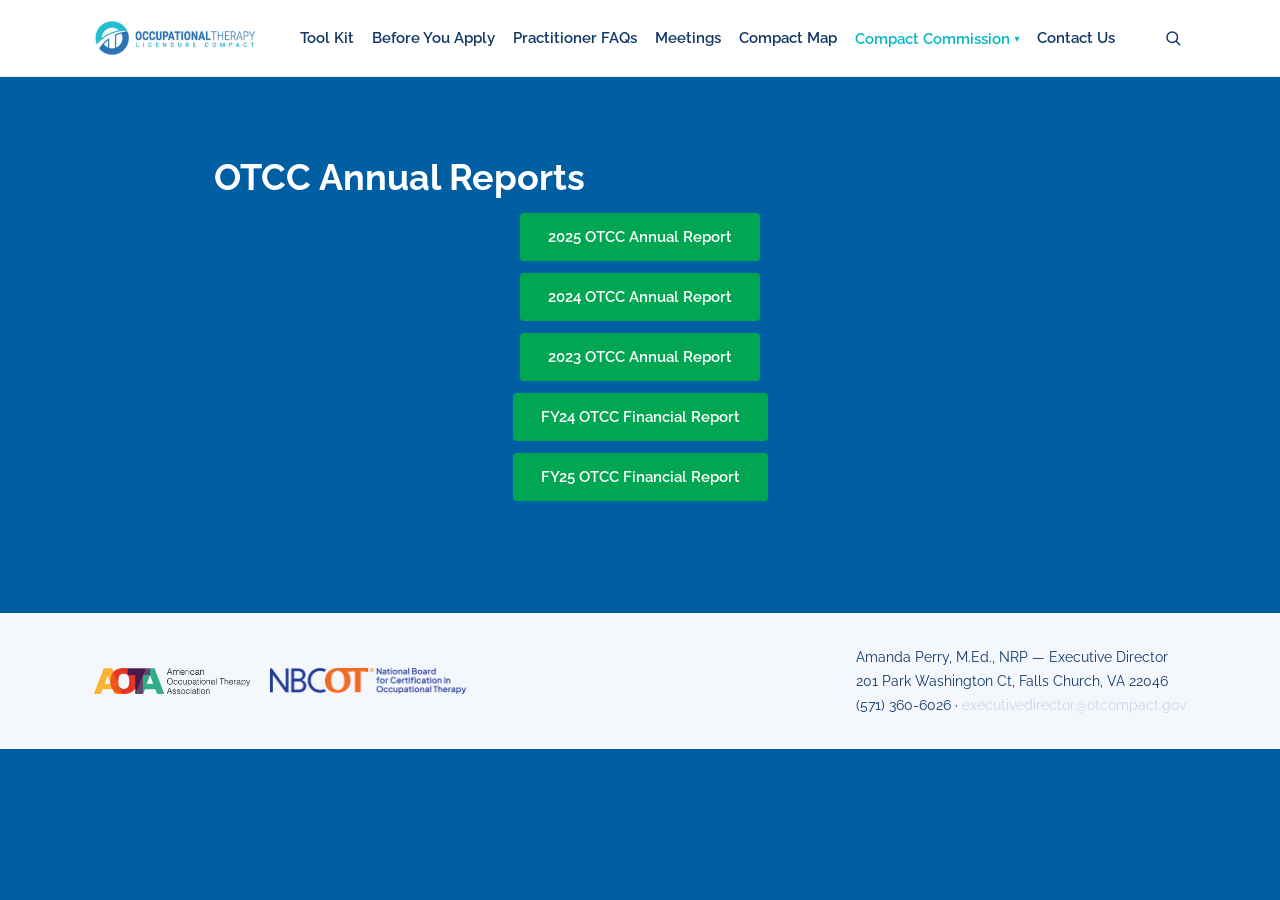
<file: otcc-annual-reports.html>
<!doctype html>
<html lang="en">
<head>
<meta charset="UTF-8">
<meta name="viewport" content="width=device-width, initial-scale=1.0">
<title>OTCC Annual Reports — Local Draft Copy</title>
<link rel="preconnect" href="https://fonts.googleapis.com">
<link rel="stylesheet" href="https://fonts.googleapis.com/css2?family=Raleway:wght@400;500;600;700;800&display=swap">
<link rel="stylesheet" href="style.css">
</head>
<body>

<!--
  Rebuilt from the real page source (otcompact.gov/ot-compact-commission/otcc-annual-reports/).
  Same note as State Commissioners: Deb's raw HTML paste for this page got
  cut off before it saved, so this was rebuilt from her PDF export via
  pdftotext + a PyMuPDF link-extraction pass (to recover the real PDF
  hrefs, not just the visible button labels). All 5 buttons and their
  real PDF targets below are the real current content — 3 annual reports
  (2023/2024/2025) plus the FY24 and FY25 financial reports.
-->
<header class="site-header">
  <div class="header-inner">
    <a href="index.html" class="logo"><img src="images/ot-compact-logo.png" alt="OT Compact" class="logo-img"></a>
    <nav class="main-nav" id="main-nav">
      <a href="toolkit.html">Tool Kit</a>
      <a href="before-you-apply.html">Before You Apply</a>
      <a href="faqs.html">Practitioner FAQs</a>
      <a href="meetings.html">Meetings</a>
      <a href="compact-map.html">Compact Map</a>
      <div class="nav-item-dropdown">
        <button type="button" class="nav-dropdown-trigger active" id="cc-dropdown-trigger" aria-expanded="false" aria-controls="cc-dropdown-menu">Compact Commission <span class="caret" aria-hidden="true">&#9662;</span></button>
        <ul class="nav-dropdown-menu" id="cc-dropdown-menu" hidden>
          <li><button type="button" class="nav-dropdown-back" data-trigger="cc-dropdown-trigger">&larr; Back to menu</button></li>
          <li><a href="compact-commission.html">Overview</a></li>
          <li><a href="state-commissioners.html">State Commissioners</a></li>
          <li><a href="otcc-annual-reports.html" class="active">OTCC Annual Reports</a></li>
          <li><a href="governance-documents.html">Governance Documents</a></li>
          <li><a href="rulemaking.html">Rulemaking</a></li>
          <li><a href="committee-information.html">Committee Information</a></li>
        </ul>
      </div>
      <a href="contact.html">Contact Us</a>
    </nav>
    <div class="header-icons">
      <button type="button" class="nav-search-toggle" id="site-search-toggle" aria-expanded="false" aria-controls="site-search-bar" aria-label="Search this site"><svg width="18" height="18" viewBox="0 0 24 24" fill="none" stroke="currentColor" stroke-width="2" stroke-linecap="round" stroke-linejoin="round" aria-hidden="true"><circle cx="11" cy="11" r="7"></circle><line x1="21" y1="21" x2="16.65" y2="16.65"></line></svg></button>
      <button type="button" class="nav-menu-toggle" id="site-menu-toggle" aria-expanded="false" aria-controls="main-nav" aria-label="Open menu"><svg width="20" height="20" viewBox="0 0 24 24" fill="none" stroke="currentColor" stroke-width="2" stroke-linecap="round" stroke-linejoin="round" aria-hidden="true"><line x1="3" y1="6" x2="21" y2="6"></line><line x1="3" y1="12" x2="21" y2="12"></line><line x1="3" y1="18" x2="21" y2="18"></line></svg></button>
    </div>
  </div>
</header>

<div class="site-search-bar" id="site-search-bar" hidden>
  <form class="search-bar-inner site-search-form" id="site-search-form" role="search">
    <input type="search" name="s" placeholder="Search otcompact.gov..." aria-label="Search">
    <button type="submit" class="search-submit" aria-label="Submit search"><svg width="18" height="18" viewBox="0 0 24 24" fill="none" stroke="currentColor" stroke-width="2" stroke-linecap="round" stroke-linejoin="round" aria-hidden="true"><circle cx="11" cy="11" r="7"></circle><line x1="21" y1="21" x2="16.65" y2="16.65"></line></svg></button>
  </form>
  <p class="site-search-note" id="site-search-note" hidden>This box is styled to match the real site's search, but it isn't wired to anything in this static draft — the real WordPress search stays as-is and gets reconnected once this design is ported over.</p>
</div>

<main>
  <article class="article-body">

    <header class="article-header">
      <h1>OTCC Annual Reports</h1>
    </header>

    <div class="cta-stack">
      <a href="https://otcompact.gov/wp-content/uploads/2025/11/OTCC-FY25-Annual-Report-2025.pdf" target="_blank" rel="noopener" class="btn btn-primary btn-lg">2025 OTCC Annual Report</a>
      <a href="https://otcompact.gov/wp-content/uploads/2024/12/OTCC-FY24-Annual-Report.pdf" target="_blank" rel="noopener" class="btn btn-primary btn-lg">2024 OTCC Annual Report</a>
      <a href="https://otcompact.gov/wp-content/uploads/2023/10/2023-OTCC-ANNUAL-REPORT.pdf" target="_blank" rel="noopener" class="btn btn-primary btn-lg">2023 OTCC Annual Report</a>
      <a href="https://otcompact.gov/wp-content/uploads/2025/10/OTCC-2023-24-Independent-Review-Report.pdf" target="_blank" rel="noopener" class="btn btn-primary btn-lg">FY24 OTCC Financial Report</a>
      <a href="https://otcompact.gov/wp-content/uploads/2026/08/Final_OTCC-FY25-Financial-Review_-9-30-25.pdf" target="_blank" rel="noopener" class="btn btn-primary btn-lg">FY25 OTCC Financial Report</a>
    </div>

  </article>
</main>

<footer class="site-footer">
  <div class="footer-inner">
    <div class="footer-logos"><img src="images/aota-logo.png" alt="American Occupational Therapy Association (AOTA)" class="footer-logo-img"><img src="images/nbcot-logo.png" alt="National Board for Certification in Occupational Therapy (NBCOT)" class="footer-logo-img"></div>
    <div class="footer-contact">
      Amanda Perry, M.Ed., NRP — Executive Director<br>
      201 Park Washington Ct, Falls Church, VA 22046<br>
      (571) 360-6026 &middot; <a href="mailto:executivedirector@otcompact.gov" style="color:#C7D7E8;">executivedirector@otcompact.gov</a>
    </div>
  </div>
</footer>

<script src="header-search.js"></script>
<script src="nav-dropdown.js"></script>
<script src="nav-mobile.js"></script>

</body>
</html>
</file>
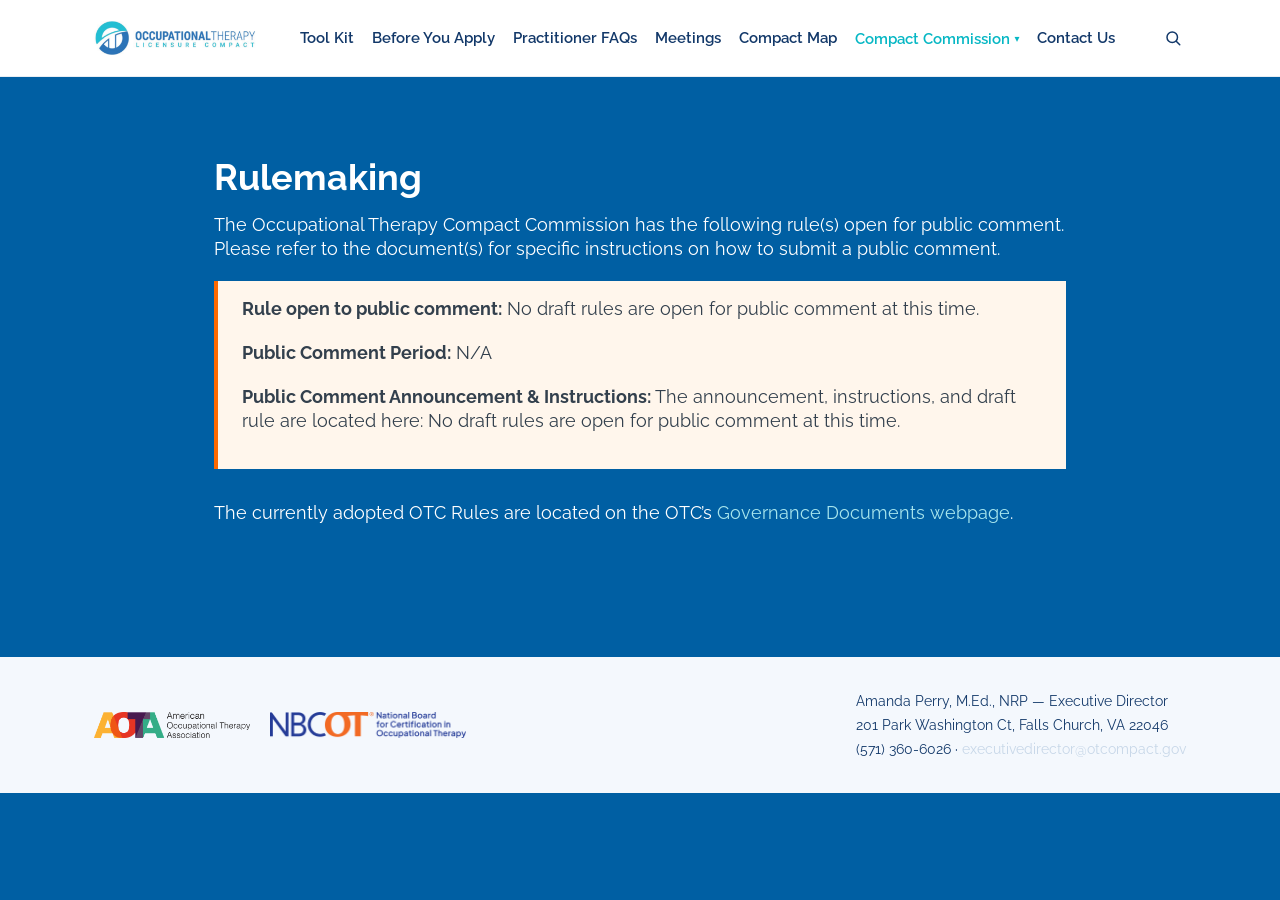
<file: rulemaking.html>
<!doctype html>
<html lang="en">
<head>
<meta charset="UTF-8">
<meta name="viewport" content="width=device-width, initial-scale=1.0">
<title>Rulemaking — Local Draft Copy</title>
<link rel="preconnect" href="https://fonts.googleapis.com">
<link rel="stylesheet" href="https://fonts.googleapis.com/css2?family=Raleway:wght@400;500;600;700;800&display=swap">
<link rel="stylesheet" href="style.css">
</head>
<body>

<!--
  Rebuilt from the real page source (otcompact.gov/ot-compact-commission/rulemaking/),
  via the same pdftotext + PyMuPDF link-extraction pass used for the
  other 4 subpages in this batch. This is a short, real status page —
  as of the PDF Deb pulled, there are no draft rules open for public
  comment. Not a placeholder; that's the real current text on the live
  page. The "Governance Documents webpage" link at the bottom is a real
  internal link, pointed at the local governance-documents.html now
  that that page is built (was otcompact.gov/ot-compact-commission/governance-documents/).
-->
<header class="site-header">
  <div class="header-inner">
    <a href="index.html" class="logo"><img src="images/ot-compact-logo.png" alt="OT Compact" class="logo-img"></a>
    <nav class="main-nav" id="main-nav">
      <a href="toolkit.html">Tool Kit</a>
      <a href="before-you-apply.html">Before You Apply</a>
      <a href="faqs.html">Practitioner FAQs</a>
      <a href="meetings.html">Meetings</a>
      <a href="compact-map.html">Compact Map</a>
      <div class="nav-item-dropdown">
        <button type="button" class="nav-dropdown-trigger active" id="cc-dropdown-trigger" aria-expanded="false" aria-controls="cc-dropdown-menu">Compact Commission <span class="caret" aria-hidden="true">&#9662;</span></button>
        <ul class="nav-dropdown-menu" id="cc-dropdown-menu" hidden>
          <li><button type="button" class="nav-dropdown-back" data-trigger="cc-dropdown-trigger">&larr; Back to menu</button></li>
          <li><a href="compact-commission.html">Overview</a></li>
          <li><a href="state-commissioners.html">State Commissioners</a></li>
          <li><a href="otcc-annual-reports.html">OTCC Annual Reports</a></li>
          <li><a href="governance-documents.html">Governance Documents</a></li>
          <li><a href="rulemaking.html" class="active">Rulemaking</a></li>
          <li><a href="committee-information.html">Committee Information</a></li>
        </ul>
      </div>
      <a href="contact.html">Contact Us</a>
    </nav>
    <div class="header-icons">
      <button type="button" class="nav-search-toggle" id="site-search-toggle" aria-expanded="false" aria-controls="site-search-bar" aria-label="Search this site"><svg width="18" height="18" viewBox="0 0 24 24" fill="none" stroke="currentColor" stroke-width="2" stroke-linecap="round" stroke-linejoin="round" aria-hidden="true"><circle cx="11" cy="11" r="7"></circle><line x1="21" y1="21" x2="16.65" y2="16.65"></line></svg></button>
      <button type="button" class="nav-menu-toggle" id="site-menu-toggle" aria-expanded="false" aria-controls="main-nav" aria-label="Open menu"><svg width="20" height="20" viewBox="0 0 24 24" fill="none" stroke="currentColor" stroke-width="2" stroke-linecap="round" stroke-linejoin="round" aria-hidden="true"><line x1="3" y1="6" x2="21" y2="6"></line><line x1="3" y1="12" x2="21" y2="12"></line><line x1="3" y1="18" x2="21" y2="18"></line></svg></button>
    </div>
  </div>
</header>

<div class="site-search-bar" id="site-search-bar" hidden>
  <form class="search-bar-inner site-search-form" id="site-search-form" role="search">
    <input type="search" name="s" placeholder="Search otcompact.gov..." aria-label="Search">
    <button type="submit" class="search-submit" aria-label="Submit search"><svg width="18" height="18" viewBox="0 0 24 24" fill="none" stroke="currentColor" stroke-width="2" stroke-linecap="round" stroke-linejoin="round" aria-hidden="true"><circle cx="11" cy="11" r="7"></circle><line x1="21" y1="21" x2="16.65" y2="16.65"></line></svg></button>
  </form>
  <p class="site-search-note" id="site-search-note" hidden>This box is styled to match the real site's search, but it isn't wired to anything in this static draft — the real WordPress search stays as-is and gets reconnected once this design is ported over.</p>
</div>

<main>
  <article class="article-body">

    <header class="article-header">
      <h1>Rulemaking</h1>
    </header>

    <p>The Occupational Therapy Compact Commission has the following rule(s) open for public comment. Please refer to the document(s) for specific instructions on how to submit a public comment.</p>

    <div class="notice">
      <p><strong>Rule open to public comment:</strong> No draft rules are open for public comment at this time.</p>
      <p><strong>Public Comment Period:</strong> N/A</p>
      <p><strong>Public Comment Announcement &amp; Instructions:</strong> The announcement, instructions, and draft rule are located here: No draft rules are open for public comment at this time.</p>
    </div>

    <p>The currently adopted OTC Rules are located on the OTC&rsquo;s <a href="governance-documents.html">Governance Documents webpage</a>.</p>

  </article>
</main>

<footer class="site-footer">
  <div class="footer-inner">
    <div class="footer-logos"><img src="images/aota-logo.png" alt="American Occupational Therapy Association (AOTA)" class="footer-logo-img"><img src="images/nbcot-logo.png" alt="National Board for Certification in Occupational Therapy (NBCOT)" class="footer-logo-img"></div>
    <div class="footer-contact">
      Amanda Perry, M.Ed., NRP — Executive Director<br>
      201 Park Washington Ct, Falls Church, VA 22046<br>
      (571) 360-6026 &middot; <a href="mailto:executivedirector@otcompact.gov" style="color:#C7D7E8;">executivedirector@otcompact.gov</a>
    </div>
  </div>
</footer>

<script src="header-search.js"></script>
<script src="nav-dropdown.js"></script>
<script src="nav-mobile.js"></script>

</body>
</html>
</file>
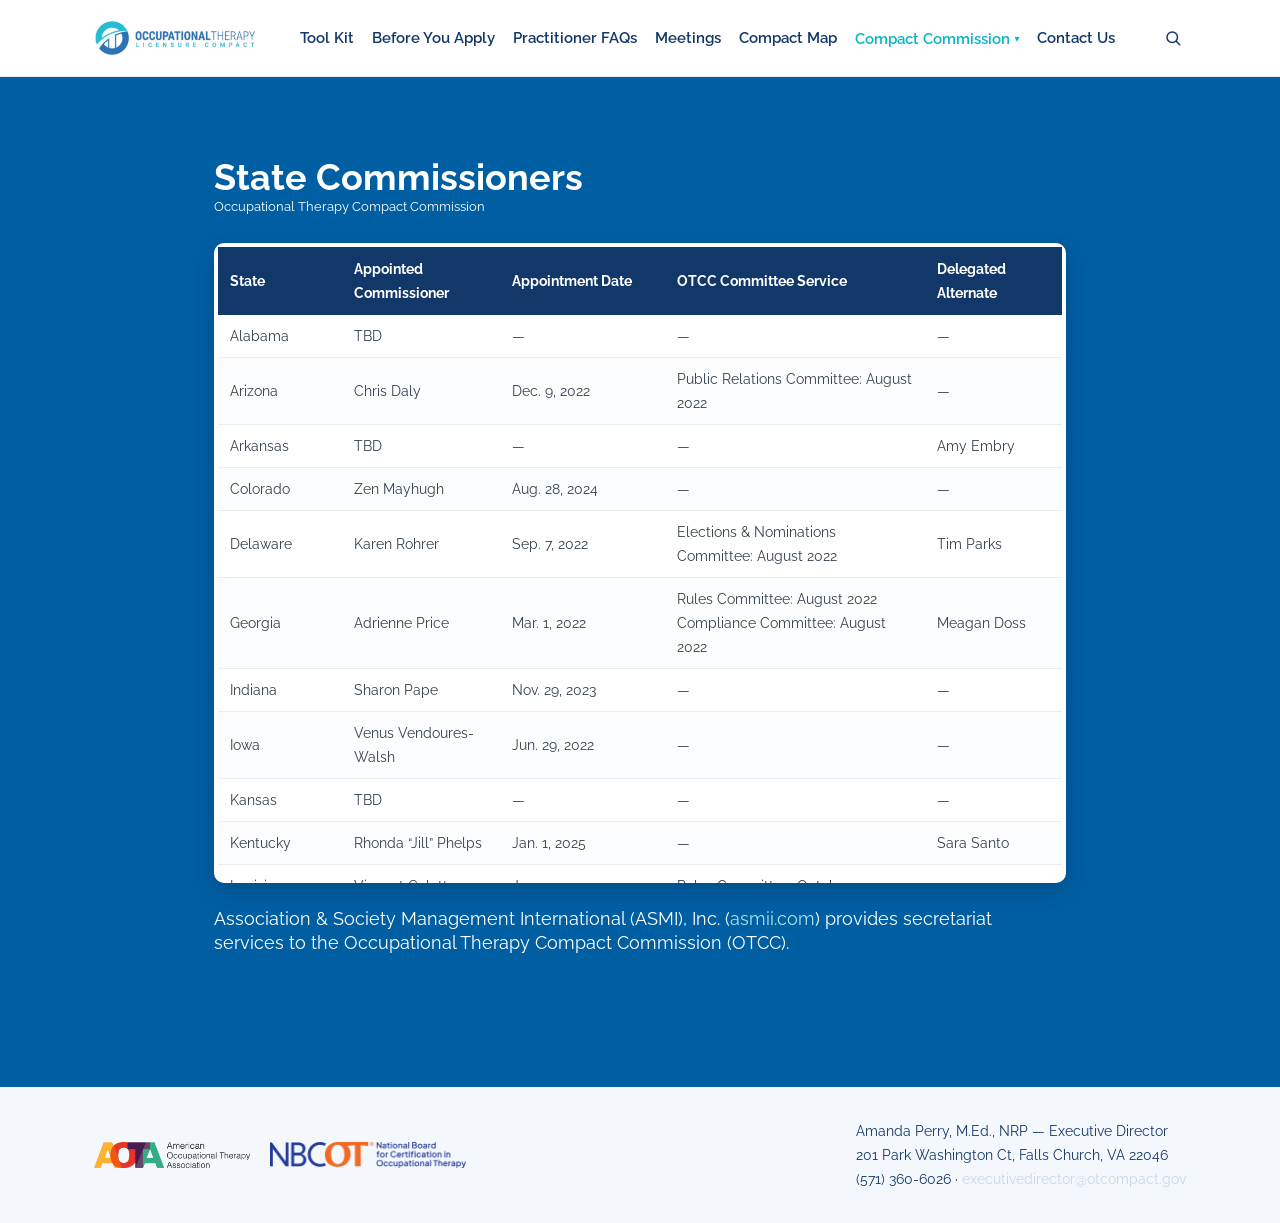
<file: state-commissioners.html>
<!doctype html>
<html lang="en">
<head>
<meta charset="UTF-8">
<meta name="viewport" content="width=device-width, initial-scale=1.0">
<title>State Commissioners — Local Draft Copy</title>
<link rel="preconnect" href="https://fonts.googleapis.com">
<link rel="stylesheet" href="https://fonts.googleapis.com/css2?family=Raleway:wght@400;500;600;700;800&display=swap">
<link rel="stylesheet" href="style.css">
</head>
<body>

<!--
  Rebuilt from the real page source (otcompact.gov/state-commissioners/).
  The raw HTML paste Deb sent for this page (and OTCC Annual Reports) got
  cut off by a context reset before it could be saved, the same way the
  Meetings-year pages did earlier — so, same fix as then: this page was
  rebuilt with `pdftotext -layout` plus a link-extraction pass (PyMuPDF)
  on Deb's own "State Commissioners – otcompact.gov.pdf" export, which
  recovers both the real visible text AND the real hyperlink targets
  (PDF exports don't show a link's destination as text, only PyMuPDF's
  link/annotation data does). All 36 rows (34 states + Legal Counsel +
  Executive Director) and the ASMI secretariat note below the table are
  the real current content, not invented. Two states (Alabama, Kansas)
  and one alternate slot are real "TBD" / blank entries on the live
  site, not a data gap on our end.

  Per the real WP source Deb pasted earlier, this subpage's body class
  did NOT include "parent-pageid-795" the way the other 4 Compact
  Commission subpages do — meaning it isn't actually nested under the
  Compact Commission parent page in WordPress, even though it lives in
  this same nav dropdown. Just a heads up for whoever does the WordPress
  port; doesn't affect anything in this static draft.
-->
<header class="site-header">
  <div class="header-inner">
    <a href="index.html" class="logo"><img src="images/ot-compact-logo.png" alt="OT Compact" class="logo-img"></a>
    <nav class="main-nav" id="main-nav">
      <a href="toolkit.html">Tool Kit</a>
      <a href="before-you-apply.html">Before You Apply</a>
      <a href="faqs.html">Practitioner FAQs</a>
      <a href="meetings.html">Meetings</a>
      <a href="compact-map.html">Compact Map</a>
      <div class="nav-item-dropdown">
        <button type="button" class="nav-dropdown-trigger active" id="cc-dropdown-trigger" aria-expanded="false" aria-controls="cc-dropdown-menu">Compact Commission <span class="caret" aria-hidden="true">&#9662;</span></button>
        <ul class="nav-dropdown-menu" id="cc-dropdown-menu" hidden>
          <li><button type="button" class="nav-dropdown-back" data-trigger="cc-dropdown-trigger">&larr; Back to menu</button></li>
          <li><a href="compact-commission.html">Overview</a></li>
          <li><a href="state-commissioners.html" class="active">State Commissioners</a></li>
          <li><a href="otcc-annual-reports.html">OTCC Annual Reports</a></li>
          <li><a href="governance-documents.html">Governance Documents</a></li>
          <li><a href="rulemaking.html">Rulemaking</a></li>
          <li><a href="committee-information.html">Committee Information</a></li>
        </ul>
      </div>
      <a href="contact.html">Contact Us</a>
    </nav>
    <div class="header-icons">
      <button type="button" class="nav-search-toggle" id="site-search-toggle" aria-expanded="false" aria-controls="site-search-bar" aria-label="Search this site"><svg width="18" height="18" viewBox="0 0 24 24" fill="none" stroke="currentColor" stroke-width="2" stroke-linecap="round" stroke-linejoin="round" aria-hidden="true"><circle cx="11" cy="11" r="7"></circle><line x1="21" y1="21" x2="16.65" y2="16.65"></line></svg></button>
      <button type="button" class="nav-menu-toggle" id="site-menu-toggle" aria-expanded="false" aria-controls="main-nav" aria-label="Open menu"><svg width="20" height="20" viewBox="0 0 24 24" fill="none" stroke="currentColor" stroke-width="2" stroke-linecap="round" stroke-linejoin="round" aria-hidden="true"><line x1="3" y1="6" x2="21" y2="6"></line><line x1="3" y1="12" x2="21" y2="12"></line><line x1="3" y1="18" x2="21" y2="18"></line></svg></button>
    </div>
  </div>
</header>

<div class="site-search-bar" id="site-search-bar" hidden>
  <form class="search-bar-inner site-search-form" id="site-search-form" role="search">
    <input type="search" name="s" placeholder="Search otcompact.gov..." aria-label="Search">
    <button type="submit" class="search-submit" aria-label="Submit search"><svg width="18" height="18" viewBox="0 0 24 24" fill="none" stroke="currentColor" stroke-width="2" stroke-linecap="round" stroke-linejoin="round" aria-hidden="true"><circle cx="11" cy="11" r="7"></circle><line x1="21" y1="21" x2="16.65" y2="16.65"></line></svg></button>
  </form>
  <p class="site-search-note" id="site-search-note" hidden>This box is styled to match the real site's search, but it isn't wired to anything in this static draft — the real WordPress search stays as-is and gets reconnected once this design is ported over.</p>
</div>

<main>
  <article class="article-body">

    <header class="article-header">
      <h1>State Commissioners</h1>
      <div class="byline">Occupational Therapy Compact Commission</div>
    </header>

    <div class="table-wrap">
      <table class="eligibility-table">
        <thead>
          <tr>
            <th>State</th>
            <th>Appointed Commissioner</th>
            <th>Appointment Date</th>
            <th>OTCC Committee Service</th>
            <th>Delegated Alternate</th>
          </tr>
        </thead>
        <tbody>
          <tr><td>Alabama</td><td>TBD</td><td>&mdash;</td><td>&mdash;</td><td>&mdash;</td></tr>
          <tr><td>Arizona</td><td>Chris Daly</td><td>Dec. 9, 2022</td><td>Public Relations Committee: August 2022</td><td>&mdash;</td></tr>
          <tr><td>Arkansas</td><td>TBD</td><td>&mdash;</td><td>&mdash;</td><td>Amy Embry</td></tr>
          <tr><td>Colorado</td><td>Zen Mayhugh</td><td>Aug. 28, 2024</td><td>&mdash;</td><td>&mdash;</td></tr>
          <tr><td>Delaware</td><td>Karen Rohrer</td><td>Sep. 7, 2022</td><td>Elections &amp; Nominations Committee: August 2022</td><td>Tim Parks</td></tr>
          <tr><td>Georgia</td><td>Adrienne Price</td><td>Mar. 1, 2022</td><td>Rules Committee: August 2022<br>Compliance Committee: August 2022</td><td>Meagan Doss</td></tr>
          <tr><td>Indiana</td><td>Sharon Pape</td><td>Nov. 29, 2023</td><td>&mdash;</td><td>&mdash;</td></tr>
          <tr><td>Iowa</td><td>Venus Vendoures-Walsh</td><td>Jun. 29, 2022</td><td>&mdash;</td><td>&mdash;</td></tr>
          <tr><td>Kansas</td><td>TBD</td><td>&mdash;</td><td>&mdash;</td><td>&mdash;</td></tr>
          <tr><td>Kentucky</td><td>Rhonda &ldquo;Jill&rdquo; Phelps</td><td>Jan. 1, 2025</td><td>&mdash;</td><td>Sara Santo</td></tr>
          <tr><td>Louisiana</td><td>Vincent Culotta</td><td>Jun. 29, 2023</td><td>Rules Committee: October 2023</td><td>&mdash;</td></tr>
          <tr><td>Maine</td><td>Jessica Bolduc</td><td>Jan. 6, 2023</td><td>Compliance Committee: August 2022</td><td>&mdash;</td></tr>
          <tr><td>Maryland</td><td>Michelle Bianchi</td><td>Sept. 3, 2024</td><td>&mdash;</td><td>&mdash;</td></tr>
          <tr><td>Minnesota</td><td>Christina &ldquo;Chris&rdquo; Bourland</td><td>Jan. 10, 2025</td><td>Executive Committee: April 2025</td><td>Sarah Dirksen</td></tr>
          <tr><td>Mississippi</td><td>Felicia Wang</td><td>Jul. 1, 2023</td><td>&mdash;</td><td>Amirah Saleem</td></tr>
          <tr><td>Missouri</td><td>Vanessa Beauchamp</td><td>Mar. 29, 2022</td><td>Compliance Committee: August 2022 &ndash; September 2025<br>Executive Committee, Member at Large: August 2022<br>Rules Committee: August 2022</td><td>&mdash;</td></tr>
          <tr><td>Montana</td><td>Trent Gahl</td><td>Re-appointed March 11, 2026</td><td>&mdash;</td><td>&mdash;</td></tr>
          <tr><td>Nebraska</td><td>Amy Blinston</td><td>August 2026</td><td>&mdash;</td><td>&mdash;</td></tr>
          <tr><td>New Hampshire</td><td>Chelsea Bourdeau</td><td>August 19, 2026</td><td>&mdash;</td><td>&mdash;</td></tr>
          <tr><td>North Carolina</td><td>Danielle Ward</td><td>Mar. 29, 2022</td><td>Compliance Committee: August 2022<br>Executive Committee, Treasurer: August 2022<br>Finance Committee, Chair: August 2022</td><td>Sarah Rahman</td></tr>
          <tr><td>North Dakota</td><td>Jacinda Simmons</td><td>July 28, 2025</td><td>&mdash;</td><td>Wanda Lauer</td></tr>
          <tr><td>Ohio</td><td>Missy Anthony</td><td>Mar. 22, 2022</td><td>Executive Committee, Member at Large: August 2022<br>Finance Committee: August 2022<br>Public Relations Committee: August 2022</td><td>&mdash;</td></tr>
          <tr><td>Oklahoma</td><td>Camille Vassilakos</td><td>November 1, 2026</td><td>&mdash;</td><td>Renee Banks</td></tr>
          <tr><td>Rhode Island</td><td>Lise Faulise</td><td>July 22, 2024</td><td>Public Relations Committee: August 2024</td><td>&mdash;</td></tr>
          <tr><td>South Carolina</td><td>Lesly James</td><td>Aug. 3, 2022</td><td>Executive Committee, Chair: August 2022<br>Public Relations Committee: August 2022</td><td>&mdash;</td></tr>
          <tr><td>South Dakota</td><td>Megan Johnke</td><td>Sep. 13, 2023</td><td>&mdash;</td><td>Katherine Christensen</td></tr>
          <tr><td>Tennessee</td><td>Noranda French</td><td>Aug. 10, 2023</td><td>&mdash;</td><td>&mdash;</td></tr>
          <tr><td>Utah</td><td>Lisa Martin</td><td>Feb. 11, 2025</td><td>&mdash;</td><td>Larry Marx</td></tr>
          <tr><td>Vermont</td><td>Emily Tredeau</td><td>Mar. 12, 2025</td><td>&mdash;</td><td>Noura Eltabbakh</td></tr>
          <tr><td>Virginia</td><td>Leah Savelyev</td><td>December 13, 2024</td><td>&mdash;</td><td>Bobby Blair</td></tr>
          <tr><td>Washington</td><td>Kathy Weed</td><td>Apr. 22, 2022</td><td>Public Relations Committee: August 2022</td><td>Mary Spores</td></tr>
          <tr><td>West Virginia</td><td>Vonda Malnikoff</td><td>Mar. 29, 2022</td><td>Finance Committee: August 2022</td><td>&mdash;</td></tr>
          <tr><td>Wisconsin</td><td>Teri Black</td><td>&mdash;</td><td>Executive Committee, Vice Chair: August 2022<br>Rules Committee: August 2022</td><td>&mdash;</td></tr>
          <tr><td>Wyoming</td><td>Andrew Stiles</td><td>July 18, 2025</td><td>&mdash;</td><td>Carlos Gomez</td></tr>
          <tr><td>Legal Counsel</td><td>Nahale Kalfas</td><td>Aug. 2022</td><td>&mdash;</td><td>&mdash;</td></tr>
          <tr><td>Executive Director</td><td>Amanda Perry</td><td>Jun. 1, 2023</td><td>&mdash;</td><td>&mdash;</td></tr>
        </tbody>
      </table>
    </div>

    <p>Association &amp; Society Management International (ASMI), Inc. (<a href="https://asmii.com/" target="_blank" rel="noopener">asmii.com</a>) provides secretariat services to the Occupational Therapy Compact Commission (OTCC).</p>

  </article>
</main>

<footer class="site-footer">
  <div class="footer-inner">
    <div class="footer-logos"><img src="images/aota-logo.png" alt="American Occupational Therapy Association (AOTA)" class="footer-logo-img"><img src="images/nbcot-logo.png" alt="National Board for Certification in Occupational Therapy (NBCOT)" class="footer-logo-img"></div>
    <div class="footer-contact">
      Amanda Perry, M.Ed., NRP — Executive Director<br>
      201 Park Washington Ct, Falls Church, VA 22046<br>
      (571) 360-6026 &middot; <a href="mailto:executivedirector@otcompact.gov" style="color:#C7D7E8;">executivedirector@otcompact.gov</a>
    </div>
  </div>
</footer>

<script src="header-search.js"></script>
<script src="nav-dropdown.js"></script>
<script src="nav-mobile.js"></script>

</body>
</html>
</file>
<file: style.css>
/*
  OT Compact — current-site approximation
  ----------------------------------------
  Colors and type pulled from the live otcompact.gov page source.
  This file is your sandbox: everything below reflects roughly how
  the site looks TODAY. Change values here and hit save — Live
  Server will refresh the browser automatically so you can see the
  effect immediately. Nothing here touches the real site.
*/

:root {
  --navy: #123869;       /* headings, nav links, all link text, footer text */
  --teal: #06B7C4;       /* "Status of the OTC" heading, CTA highlights */
  --blue: #0B6DB6;       /* small accents only now (icon-link icons, the
                             Page/PDF badge text, .btn-meeting text) —
                             primary buttons use --hospital-green below */
  --light-cyan: #A6E5ED; /* "read more" backgrounds, info-alert background */
  --pale-bg: #F4F8FD;    /* footer background band */
  --orange: #FF6900;     /* WordPress-default highlighted callout */
  --body-text: #33404D;
  --hospital-blue: #005FA3; /* sampled directly from the DOT hospital-sign
                                image Deb sent (RGB 0,95,163) — now the
                                page backdrop, see body/main rules below */
  --hospital-green: #00A652;      /* sampled from the green Hospital sign
                                      Deb sent (RGB 0,166,82) — page-title
                                      color and button fill, replacing the
                                      tangerine title / blue buttons */
  --hospital-green-dark: #007A3D; /* darker shade of the above, for button
                                      hover states */
}

* { box-sizing: border-box; }

body {
  margin: 0;
  font-family: 'Raleway', system-ui, sans-serif;
  font-size: 18px;
  line-height: 24px;
  color: var(--body-text);
  background: var(--hospital-blue);
}
/* Compact Map is the one exception: the real Datawrapper choropleth
   is styled for a white/light page, and its own colors (state fills,
   legend) clashed sitting on the hospital blue. body.page-white-canvas
   (added on compact-map.html only) keeps that one page's backdrop
   white so the map reads the way it's actually designed to. */
body.page-white-canvas { background: #FFFFFF; }

/* Page backdrop
   -----------------------------------
   Deb's feedback, round 1: the page background read as bland/vanilla
   white. body now uses --hospital-blue (sampled from the DOT hospital
   sign she shared) as the page backdrop on every page — header/search
   bar and footer are unchanged and still sit flush against it.

   Round 2: a single blanket white box behind <main> looked like an
   oversized rectangle with empty space around narrower content. Tried
   crop-to-content-width cards instead.

   Round 3 (current): per EMS Compact's real site, Deb wants content
   sitting directly on the blue, no box at all — like theemscompact.org.
   So .article-body / .article-body-wide / the Home sections carry NO
   background of their own anymore. Their bare heading/paragraph/list
   text (the stuff that used to rely on the box behind it for contrast)
   gets an explicit light color instead, scoped with ">" child-combinator
   rules wherever needed so it never touches text that's already inside
   one of the page's own small, legitimate light-background components —
   .attestation-box, .notice, .term-box, .cta-apply, .about-intro,
   .reading-card, .faq-item, .meeting-year, form inputs, and .table-wrap
   (now carries its own white card so table data stays readable — a
   dense data table recolored to light-on-blue would be unreadable, so
   it keeps the same "small functional component" treatment as the
   accordions/forms, same as the real PT/EMS Compact sites do for their
   own tables/forms). Those all keep their existing dark text untouched.

   Round 4: the real Datawrapper map on Compact Map needed to stay on
   white (see body.page-white-canvas above), and page titles moved from
   teal to --tangerine (an orange) since teal was reading as one more
   shade of blue.

   Round 5: --tangerine is gone already — Deb didn't like the orange
   title and pointed out the CTA buttons (.btn-primary/.btn-secondary)
   were still solid blue and still clashing. Both now use
   --hospital-green (sampled from the green Hospital sign she sent),
   and .byline (the small meta line under a page's h1, e.g. "By ... ·
   updated ...") is white instead of light-cyan.

   Round 8: briefly swapped Compact Map's live Datawrapper embed for a
   hand-built inline SVG US map — reverted back to the real Datawrapper
   embed in round 9 (current) per Deb's call (see compact-map.html's
   own top comment); .map-embed-wrap below is back to its original
   rule, body.page-white-canvas above is back to just keeping
   Datawrapper's own styling from clashing with the blue backdrop. */

a { color: var(--navy); text-decoration: none; }
a:hover { color: var(--teal); }

h1, h2, h3, h4, h5 {
  color: var(--navy);
  font-weight: 700;
  margin: 0 0 16px 0;
}
h1 { font-size: 2em; color: #FFFFFF; } /* was --hospital-green; Deb decided it looked goofy (2026-09-11) -- white matches the rest of the heading/text hierarchy that already sits directly on the blue backdrop (h3/h5/p/byline were already white) */
h2 { font-size: 1.5em; }

/* Header / nav */
.site-header {
  border-bottom: 1px solid #E7EDF3;
  background: #FFFFFF;
  position: sticky;
  top: 0;
  z-index: 40;
}
.header-inner {
  max-width: 1140px;
  margin: 0 auto;
  padding: 18px 24px;
  display: flex;
  align-items: center;
  justify-content: space-between;
  flex-wrap: wrap;
  gap: 16px;
  position: relative;
}
.logo {
  font-weight: 800;
  font-size: 20px;
  color: var(--navy);
  display: inline-flex;
  align-items: center;
}
.logo-img {
  display: block;
  height: 34px;
  width: auto;
}
/* Hybrid nav, restored per Deb's request: below the breakpoint (see
   the @media block down by .nav-menu-toggle) this stays the icon-only
   header with .main-nav as a full-width dropdown panel toggled by
   nav-mobile.js; at/above the breakpoint the media query overrides
   these to lay .main-nav out as a normal inline horizontal menu and
   hides the hamburger button instead. */
.main-nav {
  display: none;
  position: absolute;
  top: 100%;
  left: 0;
  right: 0;
  flex-direction: column;
  gap: 0;
  background: #F4F6F8;
  border-top: 1px solid #E7EDF3;
  border-bottom: 1px solid #E7EDF3;
  box-shadow: 0 16px 28px rgba(18, 56, 105, 0.14);
  z-index: 30;
}
.main-nav.is-open { display: flex; }
.main-nav > a {
  padding: 15px 24px;
  border-bottom: 1px solid #E7EDF3;
  font-size: 16px;
  font-weight: 600;
  color: var(--navy);
}
/* Compact Commission nav dropdown (click-to-toggle, see nav-dropdown.js).
   On the mobile hamburger panel this used to expand DOWNWARD as an
   inline accordion, pushing "Contact Us" and the rest of the panel
   further down and needing extra scrolling to see all 5 subsections —
   per Deb's feedback, it now SWAPS IN PLACE instead: opening it adds
   .submenu-open to .main-nav, which hides the other top-level items
   (below) and lets .nav-dropdown-menu fill that same space, with its
   own "Back to menu" row at the top. Desktop's floating dropdown
   (>=1100px) is unaffected — see the override in that media block. */
.nav-item-dropdown {
  position: relative;
  display: flex;
  flex-direction: column;
  align-items: stretch;
  border-bottom: 1px solid #E7EDF3;
}
.nav-dropdown-trigger {
  background: none;
  border: none;
  font-family: inherit;
  cursor: pointer;
  display: flex;
  align-items: center;
  justify-content: space-between;
  gap: 4px;
  padding: 15px 24px;
  font-size: 16px;
  font-weight: 600;
  color: var(--navy);
}
.nav-dropdown-trigger:hover { color: var(--teal); }
.nav-dropdown-trigger.active { color: var(--teal); }
.nav-dropdown-trigger .caret {
  font-size: 10px;
  transition: transform 0.15s ease;
}
.nav-dropdown-trigger[aria-expanded="true"] .caret { transform: rotate(180deg); }
.nav-dropdown-menu {
  position: static;
  min-width: 0;
  background: #F4F6F8;
  border: none;
  border-radius: 0;
  box-shadow: none;
  padding: 0;
  margin: 0;
  list-style: none;
}
.nav-dropdown-menu li { margin: 0; }
.nav-dropdown-menu a {
  display: block;
  padding: 15px 24px;
  font-size: 16px;
  font-weight: 600;
  color: var(--navy);
  border-bottom: 1px solid #E7EDF3;
}
.nav-dropdown-menu li:last-child a { border-bottom: none; }
.nav-dropdown-menu a:hover { background: var(--pale-bg); color: var(--teal); }
.nav-dropdown-menu a.active { color: var(--teal); font-weight: 700; }
.nav-dropdown-back {
  display: flex;
  align-items: center;
  width: 100%;
  padding: 15px 24px;
  border: none;
  border-bottom: 1px solid #E7EDF3;
  background: none;
  font-family: inherit;
  font-size: 15px;
  font-weight: 700;
  color: var(--navy);
  cursor: pointer;
  text-align: left;
}
.nav-dropdown-back:hover { color: var(--teal); }
.main-nav.submenu-open > a,
.main-nav.submenu-open .nav-dropdown-trigger {
  display: none;
}

/* Search icon + hamburger, grouped together on the right of the
   header next to the logo (matching ptcompact.org's own layout —
   its mobile header groups these two icons in one flex div too). */
.header-icons {
  display: flex;
  align-items: center;
  gap: 6px;
}
.nav-search-toggle {
  background: none;
  border: none;
  cursor: pointer;
  line-height: 1;
  padding: 4px;
  display: flex;
  align-items: center;
  color: var(--navy);
}
.nav-search-toggle:hover { color: var(--teal); }

.nav-menu-toggle {
  background: none;
  border: none;
  cursor: pointer;
  line-height: 1;
  padding: 4px;
  display: flex;
  align-items: center;
  color: var(--navy);
}
.nav-menu-toggle:hover { color: var(--teal); }

/* Hybrid breakpoint: wide enough to lay the full nav out horizontally
   next to the logo, so the hamburger/dropdown panel is only needed on
   narrower screens. All 8 top-level nav items are long ("Before You
   Apply", "Practitioner FAQs", "Compact Commission" + caret), so this
   needs real headroom above the 948px content breakpoint used
   elsewhere in this sheet — 1100px, checked empirically against the
   actual rendered nav width so it doesn't wrap or overflow right at
   the edge. */
@media (min-width: 1100px) {
  .nav-menu-toggle { display: none; }
  .main-nav {
    display: flex;
    position: static;
    flex-direction: row;
    align-items: center;
    flex-wrap: nowrap;
    gap: 2px;
    background: none;
    border: none;
    box-shadow: none;
    z-index: auto;
  }
  .main-nav > a {
    padding: 8px 8px;
    border-bottom: none;
    font-size: 14.5px;
    white-space: nowrap;
  }
  .main-nav > a:hover { color: var(--teal); }
  .nav-item-dropdown {
    flex-direction: row;
    align-items: center;
    border-bottom: none;
  }
  .nav-dropdown-trigger {
    padding: 8px 8px;
    font-size: 14.5px;
    white-space: nowrap;
  }
  .nav-dropdown-menu {
    position: absolute;
    top: 100%;
    right: 0;
    left: auto;
    min-width: 230px;
    background: #FFFFFF;
    border: 1px solid #E7EDF3;
    border-radius: 6px;
    box-shadow: 0 12px 24px rgba(18, 56, 105, 0.16);
    padding: 6px 0;
  }
  .nav-dropdown-menu a {
    padding: 10px 16px;
    border-bottom: none;
    font-size: 14px;
  }
  /* The mobile "swap in place" submenu treatment doesn't apply here —
     the dropdown is a normal floating menu at this width, so undo the
     other top-level items being hidden and drop the mobile-only back
     button, regardless of .submenu-open being set. */
  .nav-dropdown-back { display: none; }
  .main-nav.submenu-open > a { display: inline; }
  .main-nav.submenu-open .nav-dropdown-trigger { display: flex; }
}

/* Site search bar (visual only — see header-search.js comment) */
.site-search-bar {
  background: #F4F6F8;
  border-bottom: 1px solid #E7EDF3;
}
.search-bar-inner {
  max-width: 1140px;
  margin: 0 auto;
  padding: 16px 24px;
  display: flex;
  gap: 12px;
}
.site-search-bar input[type="search"] {
  flex: 1;
  font-family: inherit;
  font-size: 15px;
  padding: 10px 14px;
  border: 1px solid #CBD5E0;
  border-radius: 4px;
}
.site-search-bar input[type="search"]:focus {
  outline: 2px solid var(--teal);
  outline-offset: 1px;
}
.site-search-bar button[type="submit"] {
  background: none;
  border: none;
  color: var(--navy);
  width: 40px;
  display: flex;
  align-items: center;
  justify-content: center;
  cursor: pointer;
}
.site-search-bar button[type="submit"]:hover { color: var(--teal); }
.site-search-note {
  max-width: 1140px;
  margin: 0 auto;
  padding: 0 24px 14px 24px;
  font-size: 13px;
  color: #718096;
}

/* Shared buttons (used across several pages — keep class names stable) */
.cta-stack {
  display: flex;
  flex-direction: column;
  align-items: center;
  gap: 12px;
  margin-top: 24px;
}
.btn {
  display: inline-block;
  padding: 12px 28px;
  border-radius: 4px;
  font-weight: 600;
  font-size: 15px;
}
.btn-primary {
  background: var(--hospital-green);
  color: #FFFFFF;
}
.btn-primary:hover { background: var(--hospital-green-dark); color: #FFFFFF; }

/* Notice (still used by rulemaking.html) */
.notice {
  max-width: 1140px;
  margin: 0 auto 32px auto;
  padding: 16px 24px;
  border-left: 4px solid var(--orange);
  background: #FFF6EC;
}
.notice p { margin: 0; }

.btn-secondary {
  background: var(--hospital-green);
  color: #FFFFFF;
  padding: 12px 24px;
  border-radius: 4px;
  font-weight: 600;
  font-size: 14px;
}
.btn-secondary:hover { background: var(--hospital-green-dark); color: #FFFFFF; }

/* ==========================================================================
   Home page — "dynamic" component set
   Added after seeing ptcompact.org / theemscompact.org real page source:
   a full-bleed navy hero, icon-accented action cards, a checklist instead
   of a plain bulleted <ul>, a plain-number stat block, and icon link
   cards for the secondary links — all built from real OT Compact Home
   content, no invented copy. See index.html's top comment for specifics.
   ========================================================================== */

.home-photo-hero {
  background: #C9D2DB; /* fallback if the real hotlinked photo can't load */
  line-height: 0; /* removes the few px of baseline gap under an inline img */
}
.home-photo-hero-img {
  display: block;
  width: 100%;
  height: auto; /* natural aspect ratio -- shows the whole photo, never crops it */
}

.home-hero {
  background: var(--navy);
  padding: 56px 24px 64px;
  text-align: center;
}
.home-hero-inner {
  max-width: 900px;
  margin: 0 auto;
}
.home-hero h1 {
  color: #FFFFFF;
  margin-bottom: 6px;
}
.home-hero-byline {
  color: var(--light-cyan);
  font-size: 15px;
  margin-bottom: 36px;
}
.home-cta-grid {
  display: flex;
  flex-direction: column;
  align-items: center;
  gap: 18px;
  max-width: 560px;
  margin: 0 auto;
}
.home-cta-button {
  display: block;
  width: 100%;
  text-align: center;
  background: #FFFFFF;
  border-radius: 50px;
  padding: 20px 32px;
  box-shadow: 0 6px 18px rgba(0,33,66,0.22);
  transition: transform 0.15s ease, box-shadow 0.15s ease;
}
.home-cta-button:hover {
  transform: translateY(-2px);
  box-shadow: 0 10px 26px rgba(0,33,66,0.3);
}
.home-cta-button-title {
  font-weight: 800;
  font-size: 17px;
  letter-spacing: 0.02em;
  color: var(--navy);
  line-height: 1.3;
}
.home-cta-button-sub {
  font-size: 13px;
  font-weight: 400;
  text-transform: none;
  letter-spacing: normal;
  color: #5E7182;
  margin-top: 6px;
}
.home-cta-button-primary {
  background: var(--hospital-green);
  padding: 26px 32px;
}
.home-cta-button-primary .home-cta-button-title {
  color: #FFFFFF;
  font-size: 19px;
  text-transform: uppercase;
}
.home-cta-button-primary .home-cta-button-sub { color: rgba(255,255,255,0.9); }
.home-cta-button-primary:hover { background: var(--hospital-green-dark); }

.home-readme {
  max-width: 900px;
  margin: 32px auto;
  padding: 8px 24px;
}
.home-readme h2 { font-size: 1.15em; color: #FFFFFF; }
.check-list {
  list-style: none;
  margin: 20px 0 0 0;
  padding: 0;
  color: #FFFFFF;
}
.check-list li {
  position: relative;
  padding-left: 32px;
  margin-bottom: 14px;
  line-height: 1.5;
}
.check-list li svg {
  position: absolute;
  left: 0;
  top: 2px;
  color: var(--teal);
}
.check-list li a { color: var(--light-cyan); }
.check-list li a:hover { color: var(--teal); }

.stat-strip {
  max-width: 900px;
  margin: 40px auto 0;
  padding: 0 24px;
  display: flex;
  justify-content: center;
}
.stat-block {
  text-align: center;
  padding: 24px 40px;
  border-radius: 10px;
  background: var(--pale-bg);
}
.stat-number {
  font-size: 2.75em;
  font-weight: 800;
  color: var(--teal);
  line-height: 1;
}
.stat-label {
  margin-top: 6px;
  font-weight: 600;
  color: var(--navy);
}

/* Explainer sections (Home page only, see index.html top comment).
   .explainer (plain) has no background of its own — its text sits
   directly on the blue page background, so it needs a light color.
   .explainer-alt is the one deliberate accent band (light-cyan, like
   the highlighted strips on ptcompact.org/emscompact.gov) — it keeps
   its existing dark text since its own background is light. */
.explainer {
  max-width: 900px;
  margin: 24px auto;
  padding: 40px 24px;
}
.explainer > h2, .explainer > h3 { color: #FFFFFF; }
.explainer > p { color: #FFFFFF; }
.explainer > p a { color: var(--light-cyan); }
.explainer > p a:hover { color: var(--teal); }

.explainer-alt {
  background: var(--light-cyan);
  border-radius: 14px;
}
.explainer-alt h2, .explainer-alt h3 { color: var(--navy); }
.explainer-alt p { color: var(--body-text); }

@media (max-width: 948px) {
  .home-readme, .explainer {
    margin-left: 16px;
    margin-right: 16px;
  }
}

.icon-link-grid {
  max-width: 1000px;
  margin: 8px auto 56px;
  padding: 0 24px;
  display: grid;
  grid-template-columns: repeat(3, 1fr);
  gap: 20px;
}
@media (max-width: 760px) {
  .icon-link-grid { grid-template-columns: 1fr; }
}
.icon-link-card {
  display: flex;
  flex-direction: column;
  align-items: center;
  gap: 10px;
  text-align: center;
  padding: 28px 20px;
  border-radius: 10px;
  background: var(--pale-bg);
  font-weight: 700;
  color: var(--navy);
  transition: background 0.15s ease;
}
.icon-link-card:hover { background: var(--light-cyan); color: var(--navy); }
.icon-link-card svg { color: var(--blue); }

/* Before You Apply page */
.main-nav a.active {
  color: var(--teal);
}
.article-body {
  max-width: 900px;
  margin: 40px auto;
  padding: 48px 24px 64px 24px;
}
@media (max-width: 948px) {
  .article-body { margin: 24px 16px; }
}
.article-body p, .article-body ul {
  margin: 0 0 20px 0;
}
/* Text that sits directly on the blue page background (no card of its
   own) needs a light color to stay readable — using the ">" child
   combinator here so it only catches BARE text one level under
   .article-body, never text already inside one of the page's own
   light-background components (.attestation-box, .notice, .term-box,
   .cta-apply, .about-intro, .table-wrap, .content-card's own rules
   below, etc.), which keep their existing dark text untouched. */
.article-body > p,
.article-body > h3,
.article-body > h5 {
  color: #FFFFFF;
}
.article-body > p a,
.article-body > h5 a {
  color: var(--light-cyan);
}
.article-body > p a:hover,
.article-body > h5 a:hover {
  color: var(--teal);
}
.article-header {
  margin-bottom: 24px;
}
.article-header h1 {
  margin-bottom: 6px;
}
.byline {
  font-size: 13px;
  color: #FFFFFF;
}
.attestation-box {
  padding: 20px 24px;
  border-radius: 8px;
  background: #FFF6EC;
  border-left: 4px solid var(--orange);
  margin-bottom: 20px;
}
.attestation-box p { margin-bottom: 10px; }
.attestation-box ul { margin-bottom: 0; padding-left: 20px; }
.attestation-box li { margin-bottom: 8px; }
.cta-apply {
  text-align: center;
  padding: 32px 24px;
  border-radius: 10px;
  background: var(--pale-bg);
  margin-bottom: 32px;
}
.cta-subtext {
  font-size: 13px;
  color: #5E7182;
  margin: 14px 0 0 0;
}
/* max-height + overflow-y here is what actually makes the header row
   below sticky work — position:sticky needs its OWN scrolling ancestor
   to stick against, and without a bounded height this box (despite
   already having overflow-x:auto, which per the CSS overflow spec
   forces overflow-y to auto too) never actually scrolls internally,
   so "sticky" silently did nothing before this. Only kicks in on
   tables tall enough to exceed 640px — the Before You Apply and State
   Commissioners tables (Deb's "traverse it better" ask) — the small
   Committee Information tables stay exactly as they were. */
.table-wrap {
  overflow-x: auto;
  overflow-y: auto;
  max-height: 640px;
  max-width: 1140px;
  margin: 8px auto 24px;
  background: #FFFFFF;
  border-radius: 10px;
  padding: 4px;
  box-shadow: 0 8px 24px rgba(0, 33, 66, 0.25);
}
.eligibility-table {
  border-collapse: collapse;
  width: 100%;
  font-size: 13.5px;
}
.eligibility-table th {
  background: var(--navy);
  color: #FFFFFF;
  text-align: left;
  padding: 10px 12px;
  position: sticky;
  top: 0;
  z-index: 1;
}
/* Second-draft addition: arriving here from a Compact Map state click
   (before-you-apply.html#state-XX, see the page's own inline script)
   briefly highlights the matching row so it's easy to spot. */
.eligibility-table tbody tr.row-highlight td {
  background: #FFF3CD;
  transition: background 2.2s ease;
}
.eligibility-table td {
  padding: 9px 12px;
  border-bottom: 1px solid #E7EDF3;
}
.eligibility-table tbody tr:nth-child(even) { background: #FAFCFE; }
.eligibility-table tbody tr:hover { background: var(--light-cyan); }
.eligibility-table .status-open { color: #0E8A4B; font-weight: 700; }
.eligibility-table .row-home td:first-child { font-weight: 800; }

.map-embed-wrap {
  margin-top: 24px;
}

/* Second-draft hand-built SVG map (replaces the Datawrapper iframe on
   this copy only — see compact-map.html's top comment). Same "give the
   real data component a white card on the blue backdrop" treatment as
   .table-wrap uses elsewhere in this sheet. */
.us-map-wrap {
  margin: 24px auto 0;
  max-width: 1000px;
  background: #FFFFFF;
  border-radius: 10px;
  padding: 20px 24px 24px;
  box-shadow: 0 8px 24px rgba(0, 33, 66, 0.25);
}
.us-map {
  display: block;
  width: 100%;
  height: auto;
}
.us-map path[data-status="none"] {
  cursor: default;
}
.us-map-clickable {
  cursor: pointer;
  transition: opacity 0.12s ease;
}
.us-map-clickable:hover,
.us-map-clickable:focus {
  opacity: 0.72;
  outline: none;
}
.us-map-clickable:focus-visible {
  outline: 2px solid var(--navy);
  outline-offset: 1px;
}
.map-legend {
  display: flex;
  flex-wrap: wrap;
  gap: 16px 24px;
  margin-top: 18px;
  padding-top: 16px;
  border-top: 1px solid #E7EDF3;
}
.map-legend-item {
  display: inline-flex;
  align-items: center;
  gap: 8px;
  font-size: 14px;
  color: var(--navy);
}
.map-legend-swatch {
  display: inline-block;
  width: 14px;
  height: 14px;
  border-radius: 3px;
}
.swatch-accepting { background: var(--teal); }
.swatch-member { background: var(--hospital-green); }
.swatch-none { background: #CBD5E0; }
.map-legend-note {
  margin: 10px 0 0 0;
  font-size: 13px;
  color: #718096;
}
.map-legend-note a { color: var(--navy); text-decoration: underline; }
.map-legend-note a:hover { color: var(--teal); }

/* Compact Map -- U.S. Territories panel (added 2026-09-16, mockup) */
.map-territories {
  margin-top: 18px;
  padding-top: 16px;
  border-top: 1px solid #E7EDF3;
}
.map-territories-label {
  margin: 0 0 10px 0;
  font-size: 14px;
  font-weight: 700;
  color: var(--navy);
}
.map-territories-note {
  font-weight: 400;
  font-size: 13px;
  color: #718096;
}
.territory-chip-row {
  display: flex;
  flex-wrap: wrap;
  gap: 10px;
}
.territory-chip {
  display: inline-flex;
  align-items: center;
  gap: 7px;
  font-size: 13px;
  font-weight: 700;
  color: var(--navy);
  background: var(--pale-bg);
  border: 1px solid #E7EDF3;
  border-radius: 6px;
  padding: 6px 12px;
  cursor: default;
}
.territory-chip-swatch {
  display: inline-block;
  width: 12px;
  height: 12px;
  border-radius: 3px;
}

/* About page */
.about-intro {
  margin-bottom: 32px;
  color: #FFFFFF;
}
.about-intro p:last-child { margin-bottom: 0; }

.content-card {
  margin-bottom: 40px;
}
.content-card h2 {
  margin-bottom: 16px;
}
/* content-card itself has no background — it's a bare grouping div —
   so its own direct text (not text already inside a nested card like
   .reading-card or .table-wrap, which keep their existing dark text)
   needs to go light to read on the blue page background. */
.content-card > h2,
.content-card > h3 {
  color: #FFFFFF;
}
.content-card > p {
  color: #FFFFFF;
}
.content-card > p a,
.content-card > ul a {
  color: var(--light-cyan);
}
.content-card > p a:hover,
.content-card > ul a:hover {
  color: var(--teal);
}
.content-card > ul {
  color: #FFFFFF;
}

.reading-card {
  display: flex;
  gap: 20px;
  align-items: flex-start;
  padding: 20px;
  border-radius: 10px;
  background: var(--pale-bg);
}
.reading-thumb img {
  display: block;
  width: 116px;
  height: auto;
  border-radius: 4px;
  box-shadow: 0 2px 8px rgba(18, 56, 105, 0.18);
}
.reading-text h3 {
  margin: 0 0 8px 0;
  font-size: 1.1em;
}
.reading-text p {
  margin: 0;
  font-size: 15px;
}
@media (max-width: 480px) {
  .reading-card { flex-direction: column; }
}

/* Tool Kit page */
.article-body-wide {
  max-width: 1140px;
}
@media (max-width: 1188px) {
  .article-body-wide { margin: 24px 16px; }
}
.toolkit-hero {
  margin: -48px -24px 32px -24px;
  overflow: hidden;
}
.toolkit-hero img {
  display: block;
  width: 100%;
  height: 260px;
  object-fit: cover;
}
@media (min-width: 700px) {
  .toolkit-hero img { height: 340px; }
}

.tabbar {
  display: flex;
  gap: 4px;
  border-bottom: 2px solid #E7EDF3;
  margin-bottom: 28px;
  flex-wrap: wrap;
}
.tab-btn {
  appearance: none;
  border: none;
  background: none;
  font-family: inherit;
  font-size: 15px;
  font-weight: 700;
  color: #FFFFFF;
  opacity: 0.55;
  padding: 12px 18px;
  cursor: pointer;
  border-bottom: 3px solid transparent;
  margin-bottom: -2px;
}
.tab-btn:hover { opacity: 0.85; }
.tab-btn.active {
  opacity: 1;
  color: var(--teal);
  border-bottom-color: var(--teal);
}

.resource-grid {
  display: grid;
  grid-template-columns: repeat(auto-fill, minmax(240px, 1fr));
  gap: 18px;
}
.resource-card {
  display: block;
  padding: 18px 20px;
  border-radius: 10px;
  background: var(--pale-bg);
  border: 1px solid #E7EDF3;
  transition: box-shadow 0.15s ease, transform 0.15s ease;
}
.resource-card:hover {
  box-shadow: 0 4px 14px rgba(18, 56, 105, 0.14);
  transform: translateY(-2px);
}
.resource-type {
  display: inline-block;
  font-size: 11px;
  font-weight: 800;
  letter-spacing: 0.04em;
  color: var(--blue);
  background: var(--light-cyan);
  border-radius: 4px;
  padding: 2px 7px;
  margin-bottom: 10px;
}
.resource-card h3 {
  font-size: 1em;
  margin: 0 0 8px 0;
  color: var(--navy);
}
.resource-card p {
  font-size: 14px;
  color: var(--body-text);
  margin: 0;
}

/* Practitioner FAQs page */
.term-box {
  padding: 16px 20px;
  border-radius: 8px;
  background: var(--light-cyan);
  margin-bottom: 28px;
}
.term-box p { margin: 0; font-size: 15px; }

.faq-list-accordion {
  display: flex;
  flex-direction: column;
  gap: 10px;
}
.faq-item {
  border: 1px solid #E7EDF3;
  border-radius: 8px;
  background: #FFFFFF;
  padding: 4px 20px;
}
.faq-item summary {
  cursor: pointer;
  padding: 14px 0;
  font-weight: 700;
  color: var(--navy);
  list-style: none;
  position: relative;
  padding-right: 28px;
}
.faq-item summary::-webkit-details-marker { display: none; }
.faq-item summary::after {
  content: "+";
  position: absolute;
  right: 0;
  top: 12px;
  font-size: 20px;
  font-weight: 400;
  color: var(--teal);
}
.faq-item[open] summary::after {
  content: "\2212";
}
.faq-item[open] summary {
  color: var(--teal);
}
.faq-answer {
  padding: 0 0 18px 0;
}
.faq-answer p {
  margin: 0 0 12px 0;
  font-size: 15.5px;
}
.faq-answer p:last-child { margin-bottom: 0; }

/* Contact Us page */
.article-body .content-card p { margin: 0 0 16px 0; }

/* Meetings page (consolidated) */
.meetings-intro { margin-bottom: 24px; color: #FFFFFF; }
.meetings-intro strong { color: #FFFFFF; }

.meetings-list {
  display: flex;
  flex-direction: column;
  gap: 14px;
}

.meeting-year {
  border: 1px solid #E7EDF3;
  border-radius: 8px;
  background: #FFFFFF;
  padding: 4px 20px;
}
.meeting-year summary {
  cursor: pointer;
  padding: 16px 0;
  font-weight: 700;
  font-size: 20px;
  color: var(--navy);
  list-style: none;
  position: relative;
  padding-right: 28px;
}
.meeting-year summary::-webkit-details-marker { display: none; }
.meeting-year summary::after {
  content: "+";
  position: absolute;
  right: 0;
  top: 14px;
  font-size: 22px;
  font-weight: 400;
  color: var(--teal);
}
.meeting-year[open] summary::after { content: "\2212"; }
.meeting-year[open] summary { color: var(--teal); }
.meeting-count { font-weight: 400; font-size: 14px; color: #718096; }

.meeting-year-body { padding: 4px 0 20px 0; }
.meeting-year-note {
  background: var(--pale-bg);
  border-left: 4px solid var(--orange);
  padding: 12px 16px;
  font-size: 14px;
  color: var(--body-text);
  margin: 0 0 16px 0;
}

.meeting-row {
  display: flex;
  gap: 18px;
  padding: 14px 0;
  border-top: 1px solid #EEF2F7;
}
.meeting-row:first-child { border-top: none; }

.meeting-date {
  flex: 0 0 150px;
  font-weight: 600;
  color: var(--navy);
  font-size: 15px;
  padding-top: 2px;
}

.meeting-body { flex: 1; min-width: 0; }

.meeting-title-row {
  display: flex;
  flex-wrap: wrap;
  align-items: center;
  gap: 10px;
  margin-bottom: 4px;
}
.meeting-name { font-weight: 700; color: var(--navy); }

.abm-badge {
  display: inline-block;
  background: var(--navy);
  color: #FFFFFF;
  font-size: 11px;
  font-weight: 700;
  letter-spacing: 0.03em;
  text-transform: uppercase;
  padding: 3px 8px;
  border-radius: 4px;
}

.status-badge {
  display: inline-block;
  font-size: 11px;
  font-weight: 700;
  letter-spacing: 0.03em;
  text-transform: uppercase;
  padding: 3px 8px;
  border-radius: 4px;
}
.status-cancelled { background: #FDEDEC; color: #B3261E; }
.status-rescheduled { background: #FFF4E5; color: #9A5B00; }
.status-coming-soon { background: var(--light-cyan); color: var(--navy); }

.meeting-location {
  font-size: 14.5px;
  color: var(--body-text);
  margin-bottom: 8px;
}
.meeting-location em { color: #B3261E; font-style: italic; }

.meeting-links {
  display: flex;
  flex-wrap: wrap;
  gap: 8px;
}
.btn-meeting {
  display: inline-block;
  background: var(--pale-bg);
  color: var(--blue);
  border: 1px solid #D7E4F2;
  border-radius: 6px;
  padding: 6px 12px;
  font-size: 13.5px;
  font-weight: 600;
  text-decoration: none;
}
a.btn-meeting:hover { background: var(--light-cyan); color: var(--navy); }
.btn-meeting-plain {
  background: none;
  border: none;
  color: #718096;
  font-weight: 400;
  padding: 6px 0;
}
.btn-meeting-draft {
  border-color: var(--orange);
  color: #9A5B00;
}

/* Annual/Special Business Meetings and founding-meeting rows get a
   visually distinct treatment per the team's punch-list note. */
.meeting-row-abm {
  background: var(--pale-bg);
  border-radius: 8px;
  border-top: none;
  margin: 4px 0;
  padding: 14px 16px;
  border-left: 4px solid var(--teal);
}
.meeting-row-abm .meeting-date { color: var(--teal); }

.meeting-row-cancelled { opacity: 0.75; }
.meeting-row-cancelled .meeting-name { text-decoration: line-through; text-decoration-color: #B3261E; }

.btn-disabled {
  opacity: 0.5;
  cursor: not-allowed;
}

.contact-form {
  margin-top: 20px;
  max-width: 520px;
}
.form-row {
  margin-bottom: 18px;
  display: flex;
  flex-direction: column;
  gap: 6px;
}
.form-row-narrow {
  max-width: 220px;
}
.form-row label {
  font-weight: 700;
  font-size: 14px;
  color: #FFFFFF;
}
.req { color: var(--orange); }
.form-row input,
.form-row select,
.form-row textarea {
  font-family: inherit;
  font-size: 15px;
  padding: 10px 12px;
  border: 1px solid #C7D3DF;
  border-radius: 6px;
  color: var(--body-text);
  background: #FFFFFF;
}
.form-row input:focus,
.form-row select:focus,
.form-row textarea:focus {
  outline: 2px solid var(--teal);
  outline-offset: 1px;
}
.form-note {
  margin-top: 14px;
  padding: 12px 16px;
  border-radius: 6px;
  background: #FFF6EC;
  border-left: 4px solid var(--orange);
  font-size: 14px;
}
.joint-initiative-note {
  margin-top: 40px;
  padding-top: 24px;
  border-top: 1px solid rgba(255, 255, 255, 0.3);
  text-align: center;
  font-size: 14px;
  color: var(--light-cyan);
}
.joint-initiative-note p { margin: 0 0 8px 0; }
.joint-logo-img {
  height: 30px;
  width: auto;
}

/* Footer */
.site-footer {
  background: var(--pale-bg);
  margin-top: 48px;
}
.footer-logos {
  display: flex;
  align-items: center;
  gap: 20px;
  flex-wrap: wrap;
}
.footer-logos img {
  height: 26px;
  width: auto;
  display: block;
}
.footer-inner {
  max-width: 1140px;
  margin: 0 auto;
  padding: 32px 24px;
  display: flex;
  justify-content: space-between;
  flex-wrap: wrap;
  gap: 20px;
  font-size: 14px;
  color: var(--navy);
}
</file>
